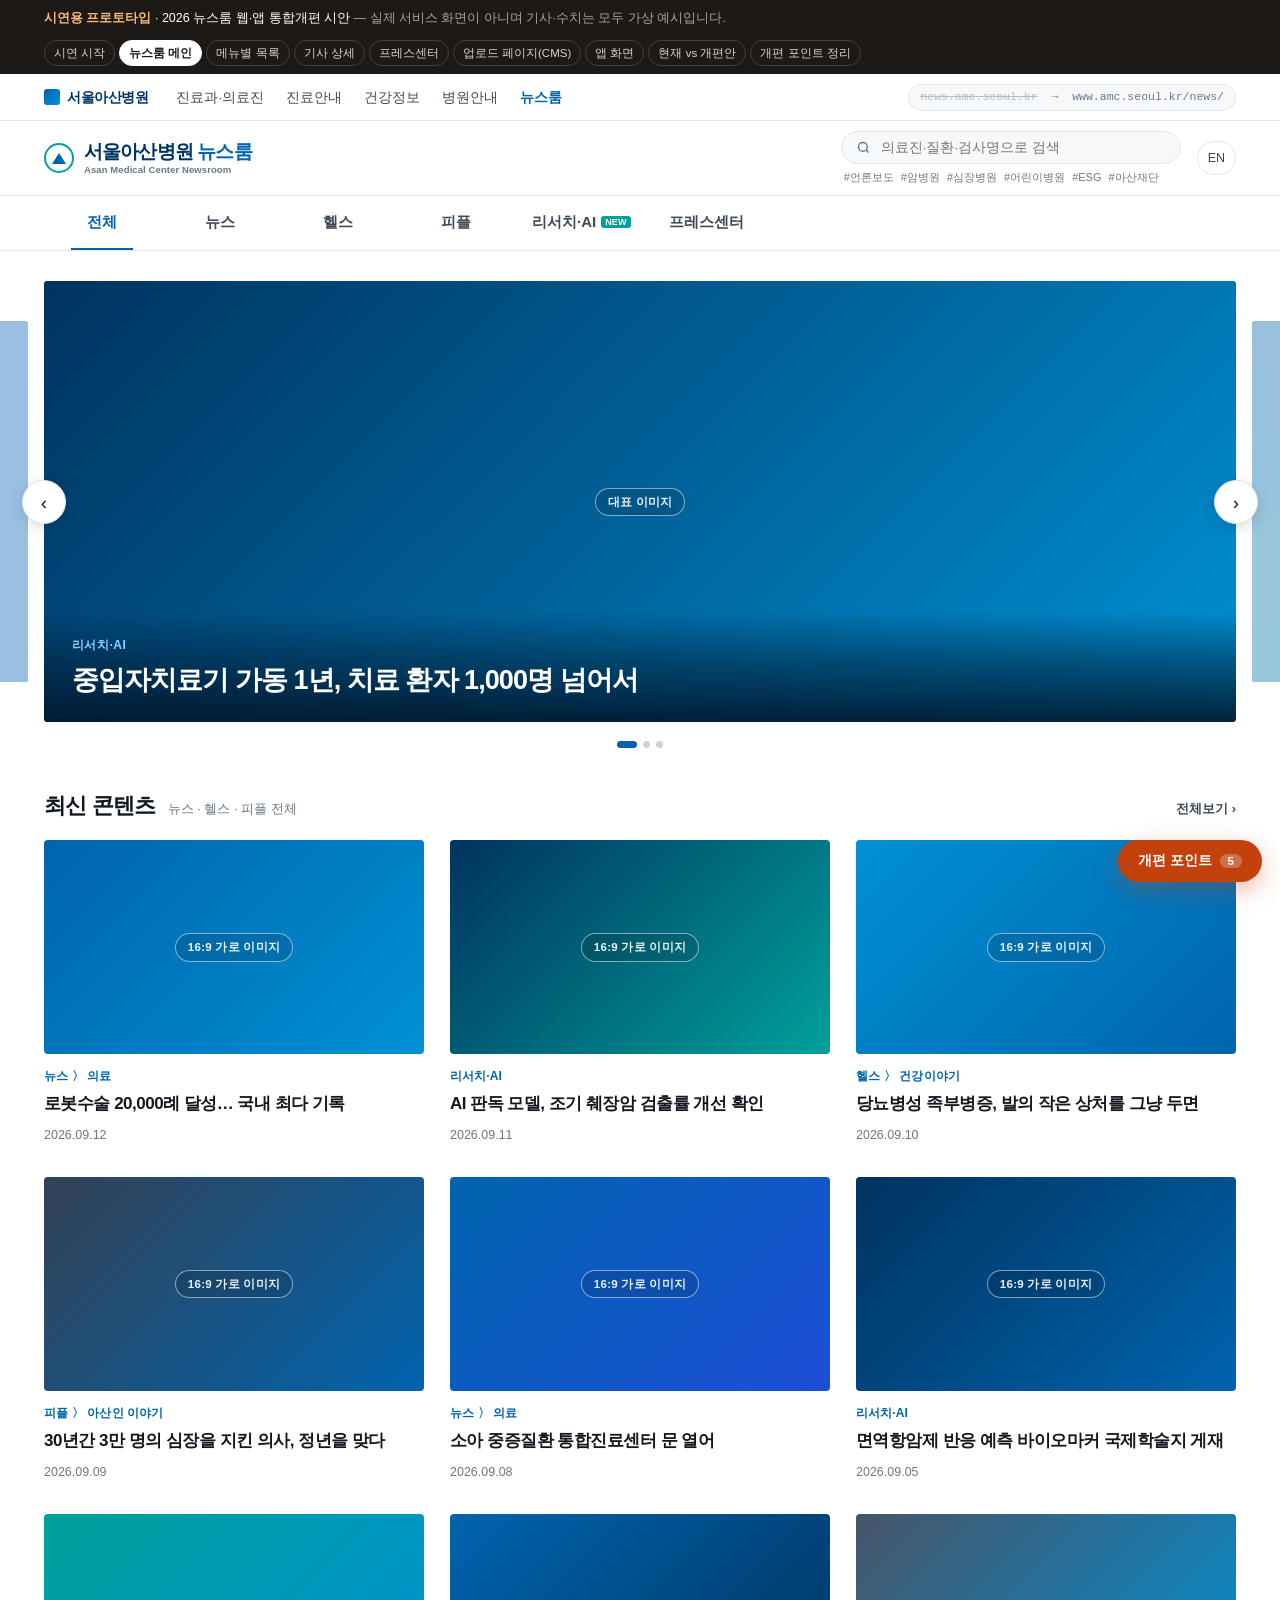
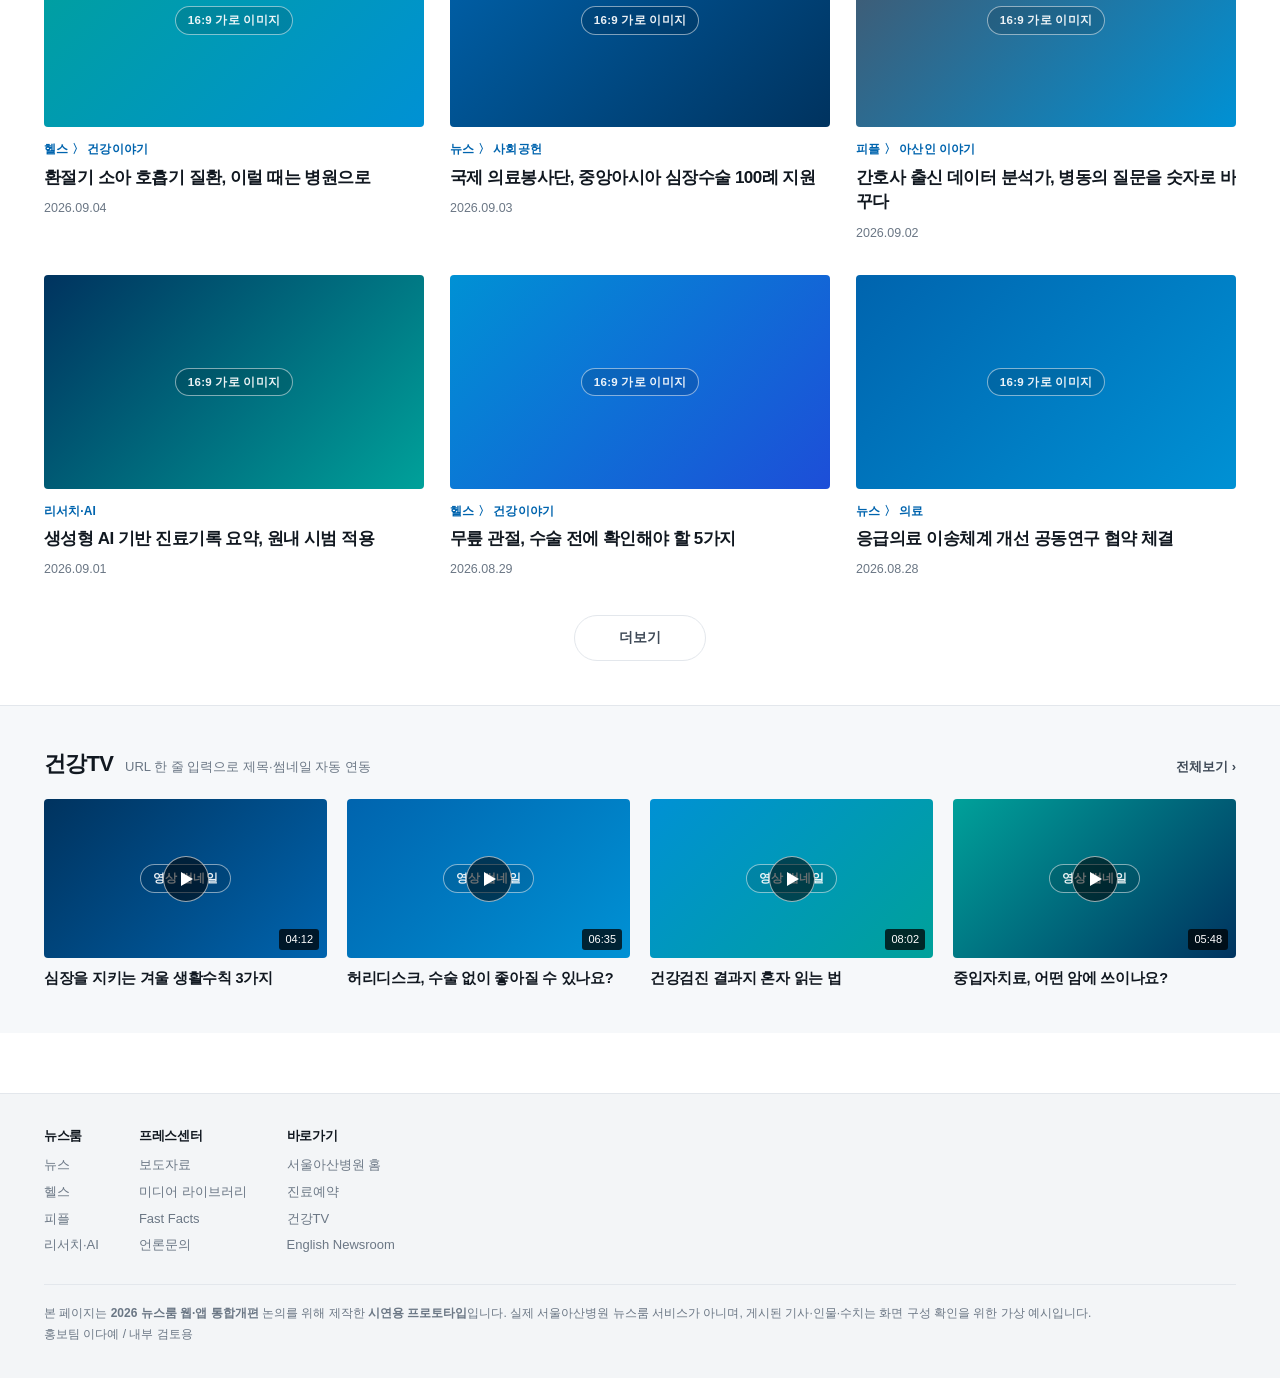
<file: index.html>
﻿<!DOCTYPE html>
<html lang="ko">
<head>
<meta charset="utf-8">
<meta name="viewport" content="width=device-width, initial-scale=1">
<title>서울아산병원 뉴스룸 (개편 시안) | 2026 웹·앱 통합개편 시연용</title>
<meta name="robots" content="noindex, nofollow">
<meta name="description" content="2026 뉴스룸 웹·앱 통합개편 논의를 위한 시연용 프로토타입입니다. 실제 서비스가 아닙니다.">
<link rel="stylesheet" href="assets/css/main.css?v=52">
</head>
<body>

<div id="site-top"></div>

<!-- ============ 히어로 (메인 롤링 · 크기 축소) ============ -->
<section class="hero">
  <div class="wrap">
    <div class="annot">
      <div class="annot-pin"><b>17</b> 상단 메뉴 · 목록 탭 중복 제거</div>
      <div class="annot-box">
        현재 뉴스룸은 상단 메뉴(뉴스·헬스·피플·프레스센터)와 목록 위 탭(전체·뉴스·헬스·피플)이 사실상 같은 분류를 두 번 보여줍니다. 개편안에서는 <b>뉴스룸 서브메뉴 한 줄</b>로 통합하고, 통합 홈페이지 GNB와도 중복되지 않도록 그 아래에 배치했습니다.<br>
        <b>2단 분류는 드롭다운으로 그대로 씁니다.</b> 메뉴에 올리면 지금 뉴스룸과 같이 하위 분류가 펼쳐지므로, 탭 줄을 하나 더 두지 않아도 의료·행사·건강이야기 같은 하위 목록으로 바로 갈 수 있습니다. 좁은 화면에서는 드롭다운 대신 메뉴 줄을 옆으로 밀어 봅니다.
        <span class="src">근거 · 8/24 팀장 회의 「메인 페이지 상단 중복 영역 통합」 / 9/14 회의 「뉴스룸 자체 서브 메뉴는 상단 중복 없이 하단에 배치」 / 9/30 홍보팀 피드백 「현재 뉴스룸의 메뉴 드롭다운을 시연 화면에도 반영」</span>
      </div>
    </div>
    <div class="annot">
      <div class="annot-pin"><b>3</b> ‘리서치·AI’ 카테고리 신설</div>
      <div class="annot-box">
        환자에게 바로 적용되지 않는 기초연구·논문 기반 보도자료를 별도 디렉토리로 분리해 메인 혼잡도를 낮추고, 연구 중심 브랜드 이미지를 강화합니다. 영문 뉴스룸에는 이미 Research 카테고리가 운영 중입니다.<br>
        위 메뉴 줄의 <b>피플과 프레스센터 사이</b>에 <b>리서치·AI</b>가 상위 메뉴로 붙어 있습니다(NEW 배지).
        헬스 아래 분류로 뒀더니 한 번 더 펼쳐야 닿아 신설한 표가 나지 않았습니다. <b>상위 메뉴로 올려 한눈에 보이게</b> 하고, 하위 분류는 두지 않습니다.<br>
        메인에 따로 두었던 <b>리서치·AI 전용 영역은 내렸습니다.</b> 「최신 콘텐츠」에 이미 같은 기사가 섞여 나와 화면이 길어지기만 했습니다.
        <span class="src">근거 · 8/24 팀장 회의 「기초연구 콘텐츠 별도 카테고리 분리」 / 9/14 회의 「리서치/AI 신규 디렉토리 상단 노출 검토」 / 9/30 홍보팀 피드백 「메인의 리서치·AI 영역 삭제」, 「하위 분류는 두지 않음」 / 10/13 홍보팀 피드백 「리서치·AI 를 피플과 프레스센터 사이 대메뉴로」</span>
      </div>
    </div>
    <div class="annot">
      <div class="annot-pin"><b>1</b> 메인 롤링 축소 · 본문 단에 맞춘 띠 배너</div>
      <div class="annot-box">
        통합 홈페이지의 상단 GNB가 화면을 차지하므로 롤링 배너 높이를 기존보다 낮춰 첫 화면에서 카드 콘텐츠가 바로 보이도록 했습니다. 3건만 순환합니다.<br>
        가로 폭은 <b>아래 최신 콘텐츠 카드 3장을 합한 길이</b>와 같습니다. 배너와 목록의 왼쪽·오른쪽 끝이 한 줄로 떨어져야 화면이 정돈돼 보입니다.
        <b>가로로 길고 세로로 짧은 띠 모양(2.7:1)</b>이라 사진 위아래가 잘리는데, 어느 쪽을 남길지는 <b>등록할 때 썸네일로 직접 잡습니다.</b>
        본문 단 바깥에 남는 여백에는 <b>앞뒤 기사가 걸쳐 보여</b> 눌러서 넘어갈 수 있습니다. 화살표·점·옆 기사 클릭 모두 동작합니다.
        옆으로 빠진 기사는 <b>조금 작게 줄여</b> 두어, 지금 보고 있는 대표 기사가 어느 것인지 크기로 구분됩니다.<br>
        <b>모바일에서는 옆으로 밀어</b> 다음 기사로 넘어갑니다(세로로 움직이면 페이지 스크롤에 양보). 띠 모양 그대로 내리면 폰에서는 높이가 120px밖에 안 되므로 <b>좁은 화면에서는 16:9</b>로 돌아갑니다.
        또 목록이 롤링과 비슷한 크기로 나열되면 무엇이 대표 기사인지 구분되지 않아, 모바일에서는 <b>목록을 작은 가로형 카드</b>로 내려 롤링과 크기 차이를 뒀습니다.
        <span class="src">근거 · 9/14 직원 의견 취합 회의 「메인 롤링 페이지 크기 축소 검토」 / 분석 리포트 「사진 비율·카드 규격을 디자인 시스템으로 표준화」 / 9/16 홍보팀 검토 「모바일은 옆으로 밀어 넘기고 목록은 크기로 구분」 / 10/13 홍보팀 피드백 「타사(삼성 뉴스룸)처럼 가로로 길고 세로로 짧게, 썸네일은 우리가 조정」, 「롤링 가로 길이를 최신 콘텐츠 3개를 합한 길이와 같게」, 「옆으로 빠진 기사는 작게, 가운데로 오면 커지게」</span>
      </div>
    </div>
  </div>

  <div class="hero-stage" data-annot data-dots="#hero-dots">
    <div class="hero-track" id="hero-slides"></div>
    <button class="hero-arw prev js-prev" aria-label="이전 기사">‹</button>
    <button class="hero-arw next js-next" aria-label="다음 기사">›</button>
  </div>

  <div class="wrap">
    <div class="hero-dots" id="hero-dots"></div>
  </div>
</section>

<!-- ============ 최신 콘텐츠 카드 그리드 ============ -->
<section class="sec" id="news">
  <div class="wrap">
    <div class="annot">
      <div class="annot-pin"><b>2</b> 카드형 목록 (삼성전자 뉴스룸 방식)</div>
      <div class="annot-box">
        가로 이미지 + 카테고리 + 제목만 노출하고 본문 미리보기 텍스트는 제거했습니다. 사진은 16:9로 자동 정렬되며, 제목은 최대 2줄로 고정해 카드 높이를 맞춥니다. 세로 사진이 잘리는 문제를 피하기 위해 가로 사진을 기준으로 통일합니다.
        <span class="src">근거 · 8/24 팀장 회의 「썸네일과 제목만 표시, 본문 미리보기 제거 → 삼성전자 뉴스룸 방식 참고」 / 9/14 회의 「사진 사이즈 가로 기준 자동 정렬」</span>
      </div>
    </div>

    <div class="sec-head">
      <h2>최신 콘텐츠</h2>
      <span class="desc">뉴스 · 헬스 · 피플 전체</span>
      <a class="more" href="#" onclick="return AMC.toast('카테고리별 목록으로 이동합니다 (시연)')">전체보기 ›</a>
    </div>

    <div class="cards" id="card-grid" data-annot></div>
    <button class="loadmore" onclick="AMC.toast('다음 12건을 불러옵니다 (시연)')">더보기</button>
  </div>
</section>

<!-- ============ 건강TV ============ -->
<section class="sec tvsec">
  <div class="wrap">
    <div class="annot">
      <div class="annot-pin"><b>4</b> 건강TV URL 자동 연동</div>
      <div class="annot-box">
        영상은 우측 배너가 아니라 메인 하단에 기본 영역으로 배치합니다. 등록 담당자는 건강TV URL 한 줄만 입력하면 제목·썸네일·재생시간이 자동으로 채워집니다.
        <span class="src">근거 · 9/14 회의 「건강TV URL 링크 자동 연동」, 「영상은 메인 하단 디폴트 표시」</span>
      </div>
    </div>
    <div class="sec-head">
      <h2>건강TV</h2>
      <span class="desc">URL 한 줄 입력으로 제목·썸네일 자동 연동</span>
      <a class="more" href="#" onclick="return AMC.toast('건강TV 전체 영상 (시연)')">전체보기 ›</a>
    </div>
    <div class="tv-grid" id="tv-grid" data-annot></div>
  </div>
</section>

<div id="site-footer"></div>

<script src="assets/js/data.js?v=52"></script>
<script src="assets/js/site.js?v=52"></script>
<script>
AMC.layout({ active: 'all' });

var D = window.AMC_DATA;

/* 히어로 */
document.getElementById('hero-slides').innerHTML = D.hero.map(function (h) {
  return '<div class="hero-slide">' +
    AMC.ph(h.c1, h.c2, h.tag, '', h.img) +
    '<div class="hero-cap"><div class="cat">' + AMC.crumb(h.cat, h.sub) + '</div><h2>' + h.title + '</h2></div>' +
    '</div>';
}).join('');
document.getElementById('hero-dots').innerHTML =
  D.hero.map(function (_, i) { return '<i' + (i === 0 ? ' class="on"' : '') + '></i>'; }).join('');

/* 카드 */
function cardHTML(c) {
  return '<a class="card" href="article.html">' +
    '<div class="thumb">' + AMC.ph(c.c1, c.c2, '16:9 가로 이미지', '', c.img) + '</div>' +
    '<div class="cat">' + AMC.crumb(c.cat, c.sub) + '</div>' +
    '<h3>' + c.title + '</h3>' +
    '<div class="date">' + c.date + '</div></a>';
}
/* 리서치·AI 전용 영역을 내렸으므로 12건을 모두 보여준다.
   9건만 두면 그 영역에만 있던 기사가 메인에서 사라진다. */
document.getElementById('card-grid').innerHTML = D.cards.map(cardHTML).join('');

/* 건강TV */
document.getElementById('tv-grid').innerHTML = D.tv.map(function (t) {
  return '<a class="tv-card" href="#" onclick="return AMC.toast(\'건강TV 영상 재생 (시연)\')">' +
    '<div class="thumb">' + AMC.ph(t.c1, t.c2, '영상 썸네일', '', t.img) +
    '<div class="play"><i></i></div><div class="dur">' + t.dur + '</div></div>' +
    '<h4>' + t.title + '</h4></a>';
}).join('');
</script>
</body>
</html>
</file>
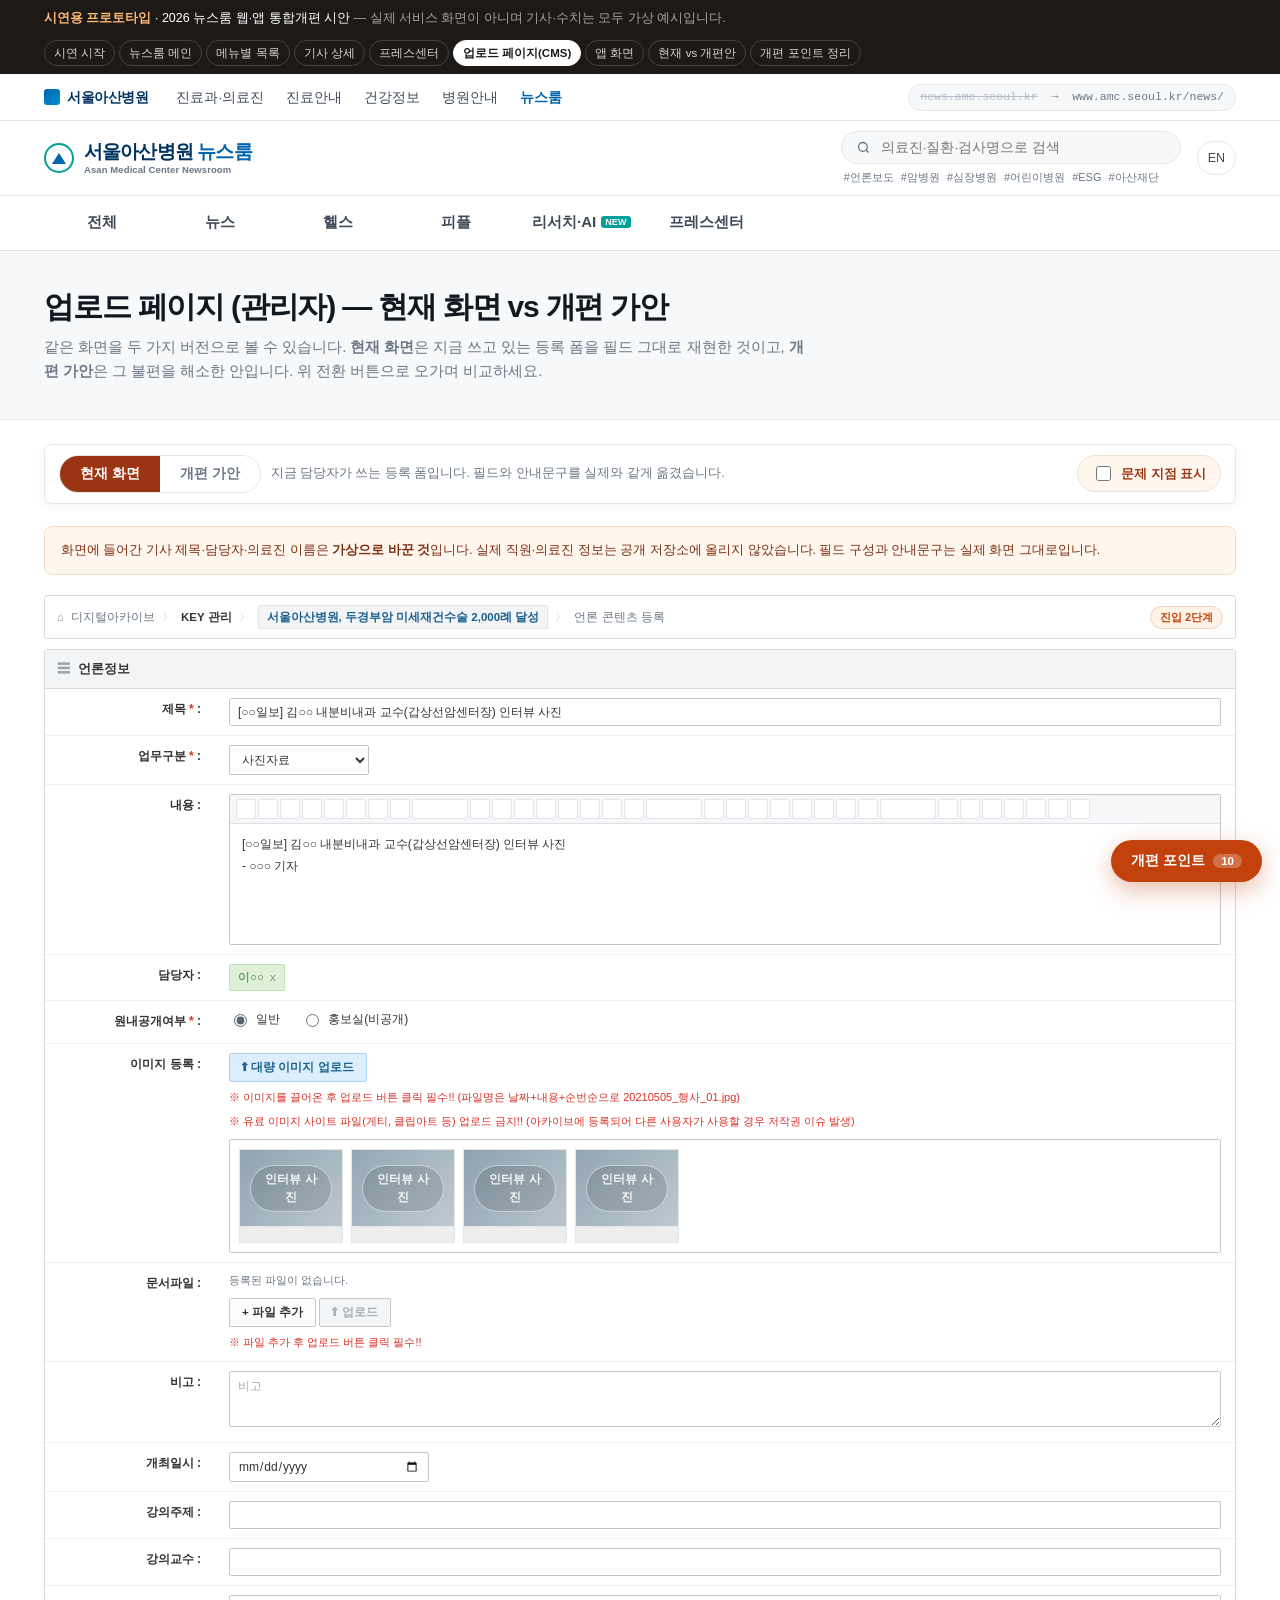
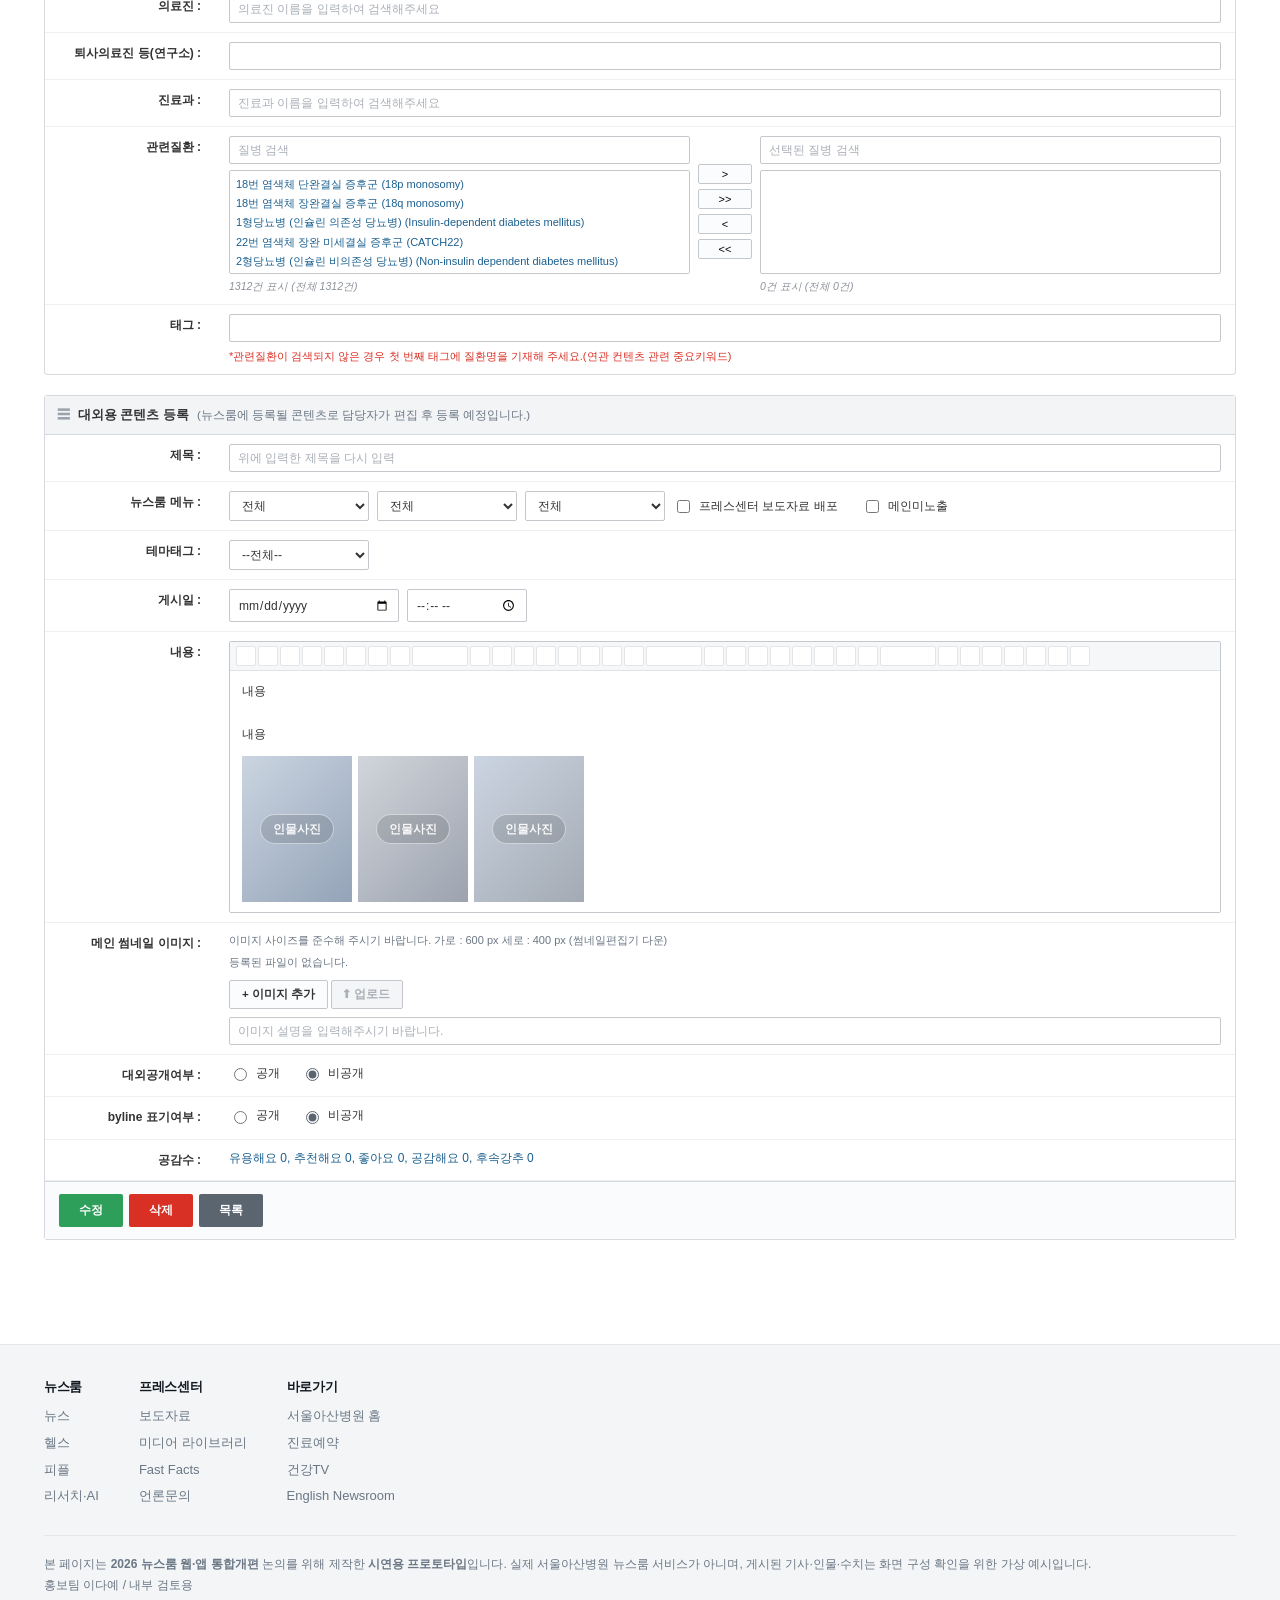
<file: admin.html>
﻿<!DOCTYPE html>
<html lang="ko">
<head>
<meta charset="utf-8">
<meta name="viewport" content="width=device-width, initial-scale=1">
<title>업로드 페이지 가안 | 서울아산병원 뉴스룸 시연용</title>
<meta name="robots" content="noindex, nofollow">
<link rel="stylesheet" href="assets/css/main.css?v=52">
<style>
  /* ===== 모드 전환 바 ===== */
  .modebar{background:#fff;border:1px solid var(--line);
    border-radius:8px;padding:10px 14px;display:flex;gap:10px;align-items:center;flex-wrap:wrap;
    box-shadow:0 2px 10px rgba(17,24,32,.05);margin-bottom:22px}
  .modebar .seg{display:flex;border:1px solid var(--line);border-radius:999px;overflow:hidden}
  .modebar .seg button{border:0;background:#fff;padding:9px 20px;font-size:13.5px;font-weight:700;color:var(--ink-3)}
  .modebar .seg button.on{background:var(--amc-navy);color:#fff}
  .modebar .seg button.on.now{background:#9a3412}
  .modebar .hint{font-size:12.5px;color:var(--ink-3);line-height:1.5}
  .modebar .probck{margin-left:auto;display:flex;gap:7px;align-items:center;font-size:12.5px;
    font-weight:700;color:#9a3412;border:1px solid #f0e0d2;background:#fff7ed;border-radius:999px;padding:7px 14px}
  .modebar .probck input{accent-color:#c2410c;width:15px;height:15px}
  @media (max-width:700px){.modebar .probck{margin-left:0}}

  /* ===== 문제 표시 ===== */
  .prob{display:none}
  body.prob-on .prob{display:block}
  .prob-tag{background:#fff3e8;border-left:3px solid #c2410c;color:#7c2d12;
    font-size:11.5px;line-height:1.6;padding:7px 11px;margin-top:7px;border-radius:0 4px 4px 0}
  .prob-tag b{color:#c2410c}
  body.prob-on .legacy [data-prob]{outline:2px dashed rgba(194,65,12,.55);outline-offset:3px;background:#fffaf6}

  /* ===== 레거시(현재) 폼 재현 ===== */
  .legacy{font-size:12px;color:#333;border:1px solid #d6d9dd;border-radius:3px;background:#fff;margin-bottom:20px}
  .legacy .sect{background:#f3f4f6;border-bottom:1px solid #d6d9dd;padding:9px 12px;
    font-weight:700;font-size:12.5px;color:#333;display:flex;align-items:center;gap:8px;flex-wrap:wrap}
  .legacy .sect .grip{color:#9aa2ab}
  .legacy .sect .memo{font-weight:500;color:#6b7785;font-size:11.5px}
  .legacy .row{display:grid;grid-template-columns:170px 1fr;border-bottom:1px solid #edeff2;align-items:start}
  .legacy .row:last-child{border-bottom:0}
  @media (max-width:700px){.legacy .row{grid-template-columns:1fr}}
  .legacy .lb{padding:11px 14px;text-align:right;font-weight:700;font-size:12px;color:#333;line-height:1.5}
  @media (max-width:700px){.legacy .lb{text-align:left;padding-bottom:0}}
  .legacy .lb .req{color:#d93025}
  .legacy .fd{padding:9px 14px}
  .legacy input[type=text],.legacy input[type=date],.legacy input[type=time],
  .legacy textarea,.legacy select{
    border:1px solid #c4c8cd;border-radius:2px;padding:6px 8px;font-size:12px;
    font-family:inherit;color:#333;background:#fff;width:100%;outline:none}
  .legacy input::placeholder,.legacy textarea::placeholder{color:#aab0b7}
  .legacy select{width:auto;min-width:140px}
  .legacy textarea{min-height:56px;resize:vertical}
  .legacy .radio{display:inline-flex;gap:6px;align-items:center;margin-right:18px;font-size:12px}
  .legacy .radio input,.legacy .ckbox input{accent-color:#5a6570}
  .legacy .ckbox{display:inline-flex;gap:6px;align-items:center;margin-right:16px;font-size:12px}
  .legacy .chip{display:inline-flex;gap:6px;align-items:center;background:#dff0d8;border:1px solid #c1e2b3;
    color:#3c763d;border-radius:2px;padding:3px 8px;font-size:11.5px}
  .legacy .chip s{color:#7aa06f;text-decoration:none;cursor:pointer}
  .legacy .btn-sq{border:1px solid #c4c8cd;background:#fbfcfd;border-radius:2px;padding:6px 12px;
    font-size:11.5px;color:#333;font-weight:600}
  .legacy .btn-sq.blue{background:#dceefb;border-color:#a9d4f2;color:#1a5f8f}
  .legacy .btn-sq[disabled]{color:#aab0b7;background:#f4f5f6}
  .legacy .warn{color:#d93025;font-size:11px;line-height:1.7;margin-top:6px}
  .legacy .note{color:#6b7785;font-size:11px;margin-top:5px;line-height:1.6}
  .legacy .redguide{color:#d93025;font-size:11px;margin-top:6px}

  .ed{border:1px solid #c4c8cd;border-radius:2px}
  .ed .tb{background:#f6f7f8;border-bottom:1px solid #dfe2e6;padding:4px 6px;display:flex;flex-wrap:wrap;gap:2px}
  .ed .tb i{display:block;width:20px;height:20px;border-radius:2px;background:#fff;border:1px solid #e3e6e9}
  .ed .tb .w{width:56px}
  .ed .bd{padding:10px 12px;min-height:120px;font-size:12px;line-height:1.8;color:#333;background:#fff}

  .imgs{border:1px solid #c4c8cd;border-radius:2px;padding:9px;display:flex;gap:8px;flex-wrap:wrap;background:#fff;margin-top:8px}
  .imgbox{width:104px}
  .imgbox .th{position:relative;border:1px solid #e3e6e9}
  .imgbox .th .ph{aspect-ratio:4/3;font-size:9.5px}
  .imgbox .th .x{position:absolute;right:3px;top:3px;background:rgba(0,0,0,.45);color:#fff;
    width:14px;height:14px;border-radius:2px;display:grid;place-items:center;font-size:9px}
  .imgbox .cap{height:16px;background:#eceef0;border:1px solid #e3e6e9;border-top:0}

  .dual{display:grid;grid-template-columns:1fr 54px 1fr;gap:8px;align-items:start}
  @media (max-width:700px){.dual{grid-template-columns:1fr}}
  .dual .lst{border:1px solid #c4c8cd;border-radius:2px;height:104px;overflow:auto;background:#fff;padding:4px 6px}
  .dual .lst div{font-size:11px;line-height:1.75;color:#1a5f8f;white-space:nowrap;overflow:hidden;text-overflow:ellipsis}
  .dual .cnt{font-size:10.5px;color:#8b9199;font-style:italic;margin-top:4px}
  .dual .mid{display:grid;gap:5px;align-content:center;padding-top:28px}
  .dual .mid button{border:1px solid #c4c8cd;background:#fbfcfd;border-radius:2px;font-size:11px;padding:3px 0}

  .legacy .foot{display:flex;gap:6px;padding:12px 14px;border-top:1px solid #d6d9dd;background:#fafbfc}
  .legacy .foot button{border:0;border-radius:2px;padding:8px 20px;font-size:12px;font-weight:700;color:#fff}
  .legacy .foot .edit{background:#2e9e5b}
  .legacy .foot .del{background:#d93025}
  .legacy .foot .list{background:#5a6570}

  /* ==================================================================
     개편 가안 — 현재 폼(.legacy)의 골격을 그대로 쓴다.
     라벨 위치·글자 크기·테두리·버튼 모양은 현재 화면과 동일하게 두고,
     달라진 자리만 「바뀐 곳 표시」를 켰을 때 파란색으로 드러나게 한다.
     근거 · 8/24 팀장 회의 「전체 아카이브 구조 개편은 이번 범위에 포함되지 않는다고 전달받음」
            → 화면도 전면 재개발이 아니라 쓰던 폼 그대로로 보여야 범위가 맞게 읽힌다.
     ================================================================== */

  /* ===== 바뀐 곳 표시 (현재 화면의 「문제 지점 표시」와 짝) ===== */
  .newmark{display:none}
  body.diff-on .newmark{display:block}
  .new-tag{background:#eef5fb;border-left:3px solid #1a5f8f;color:#123f5e;
    font-size:11.5px;line-height:1.6;padding:7px 11px;margin-top:7px;border-radius:0 4px 4px 0}
  .new-tag b{color:#0064ae}
  .new-tag s{color:#6b7785}
  body.diff-on .legacy [data-new]{outline:2px dashed rgba(0,100,174,.5);outline-offset:3px;background:#fafcff}
  .bnew{display:none;font-size:9.5px;font-weight:800;color:#fff;background:#1a5f8f;
    border-radius:2px;padding:1px 5px;margin-left:6px;letter-spacing:.02em}
  body.diff-on .bnew{display:inline-block}
  .modebar .diffck{margin-left:auto;display:flex;gap:7px;align-items:center;font-size:12.5px;
    font-weight:700;color:#1a5f8f;border:1px solid #a9d4f2;background:#f4faff;border-radius:999px;padding:7px 14px}
  .modebar .diffck input{accent-color:#0064ae;width:15px;height:15px}
  @media (max-width:700px){.modebar .diffck{margin-left:0}}

  /* ===== 편집기 — 현재 화면의 .ed 와 같은 틀, 기능만 살아있다 ===== */
  .legacy .toolbar{display:flex;gap:3px;flex-wrap:wrap;align-items:center;background:#f6f7f8;
    border:1px solid #c4c8cd;border-bottom:1px solid #dfe2e6;border-radius:2px 2px 0 0;padding:4px 6px}
  .legacy .toolbar button{border:1px solid #e3e6e9;background:#fff;border-radius:2px;
    padding:3px 7px;font-size:11.5px;color:#333;font-weight:600;line-height:1.5}
  .legacy .toolbar button:hover{border-color:#a9d4f2;color:#1a5f8f}
  .legacy .toolbar select{width:auto;min-width:68px;border:1px solid #c4c8cd;border-radius:2px;
    padding:3px 5px;font-size:11.5px;font-family:inherit;color:#333;background:#fff;font-weight:600;outline:none}
  .legacy .toolbar .sep{width:1px;height:15px;background:#dfe2e6;margin-inline:3px}
  .legacy .swatches{display:flex;gap:3px;align-items:center;margin-left:auto}
  .legacy .swatches i{width:15px;height:15px;border-radius:2px;display:block;
    border:1px solid rgba(0,0,0,.15);cursor:pointer}
  .legacy .swatches .lbl{font-size:10.5px;color:#6b7785;font-weight:700;margin-right:2px}

  .legacy .rte{border:1px solid #c4c8cd;border-top:0;border-radius:0 0 2px 2px;padding:10px 12px;
    min-height:150px;font-size:12px;line-height:1.85;color:#333;background:#fff;outline:none}
  .legacy .rte p{margin:0 0 11px}
  .legacy .rte h3{font-size:14px;font-weight:800;color:var(--amc-mint);text-align:center;
    margin:0 0 9px;letter-spacing:-.02em;line-height:1.5}
  .legacy .rte h4{font-size:13px;font-weight:800;color:#111820;text-align:center;margin:0 0 8px;line-height:1.5}
  .legacy .rte h5{font-size:12px;font-weight:700;color:var(--amc-blue);text-align:center;margin:0 0 13px;line-height:1.55}
  .legacy .rte blockquote{margin:11px 0;padding:9px 12px;background:#f2f6fa;border-left:3px solid var(--amc-blue)}
  .legacy .rte:empty::before{content:attr(data-ph);color:#aab0b7}
  .legacy .filled{border-color:#2e9e5b;background:#f4fbf7;animation:flash .7s ease}
  @keyframes flash{0%{background:#d7f5ee}100%{background:#f4fbf7}}

  /* ===== 파일 등록 — 현재의 업로드 버튼 자리를 그대로 쓴다 ===== */
  .dropzone{border:1px dashed #a9d4f2;border-radius:2px;background:#f4faff;padding:14px;text-align:center}
  .dropzone.hot{border-color:#1a5f8f;background:#e7f2fb}
  .dropzone .big{font-size:12.5px;font-weight:700;color:#1a5f8f}
  .dropzone .sm{font-size:11px;color:#6b7785;margin-top:5px;line-height:1.7}
  .dropzone code{background:#fff;border:1px solid #d6d9dd;border-radius:2px;padding:0 4px;font-size:10.5px}

  .legacy .shots{border:1px solid #c4c8cd;border-radius:2px;padding:9px;display:flex;
    gap:8px;flex-wrap:wrap;background:#fff;margin-top:8px}
  .legacy .shot{width:104px;position:relative;border:2px solid transparent;
    overflow:hidden;cursor:pointer;flex:none}
  .legacy .shot .ph{aspect-ratio:4/3;font-size:9.5px}
  .legacy .shot.on{border-color:#1a5f8f}
  .legacy .shot .mark{position:absolute;left:3px;top:3px;background:#1a5f8f;color:#fff;
    font-size:9px;font-weight:800;padding:1px 5px;border-radius:2px;display:none}
  .legacy .shot.on .mark{display:block}
  .legacy .shot .fn{position:absolute;inset:auto 0 0 0;background:rgba(0,0,0,.62);color:#fff;
    font-size:8.5px;padding:2px 3px;text-align:center;letter-spacing:-.02em}

  /* ===== 버튼식 선택 — 현재의 .btn-sq 와 같은 모양 ===== */
  .legacy .pills{display:flex;gap:5px;flex-wrap:wrap}
  .legacy .pill{border:1px solid #c4c8cd;background:#fbfcfd;border-radius:2px;padding:5px 11px;
    font-size:11.5px;font-weight:600;color:#333}
  .legacy .pill.on{background:#dceefb;border-color:#a9d4f2;color:#1a5f8f}

  /* ===== 체크 목록 — 현재의 .ckbox 와 같은 크기 ===== */
  .legacy .expose{display:grid;gap:3px}
  .legacy .ck{display:flex;gap:8px;align-items:flex-start;padding:3px 0}
  .legacy .ck input{margin-top:2px;accent-color:#5a6570;width:14px;height:14px;flex:none}
  .legacy .ck .t{display:block;font-size:12px;font-weight:600;color:#333}
  .legacy .ck .d{display:block;font-size:11px;color:#6b7785;margin-top:1px;line-height:1.55}

  /* ===== 태그 ===== */
  .legacy .aitags{display:flex;gap:5px;flex-wrap:wrap;margin-top:9px;min-height:26px}
  .legacy .aitag{font-size:11.5px;padding:3px 8px;border-radius:2px;background:#eef5fb;
    color:#1a5f8f;border:1px solid #cfe4f6;font-weight:600;animation:pop .25s ease both}
  .legacy .aitag .x{color:#8b9199;margin-left:5px;cursor:pointer}
  @keyframes pop{from{opacity:0;transform:translateY(4px)}to{opacity:1;transform:none}}
  .legacy .aitag.g2{background:#effaf7;border-color:#c5eae3;color:#0f5f58}
  .legacy .aitag.g3{background:#fef7ed;border-color:#f3dcc0;color:#8a4b16}
  .legacy .aitag.g4{background:#f5f3ff;border-color:#ddd6fe;color:#5b21b6}

  .removed-row{border:1px dashed #e5c9b8;background:#fffaf6;border-radius:2px;padding:8px 11px;
    font-size:11.5px;color:#9a3412;line-height:1.7}
  .removed-row s{color:#c2410c;font-weight:700}

  /* ===== 푸시 발송 — 되돌릴 수 없는 동작이라 따로 빼고 붉게 표시한다 ===== */
  .pushbox{border:1px solid #f0b8a4;background:#fff6f2;border-radius:2px;padding:11px 13px}
  .pushbox.armed{border-color:#d93025;background:#fdecea}
  .pushbox .ph-h{display:flex;gap:8px;align-items:flex-start}
  .pushbox .ph-h input{margin-top:2px;accent-color:#d93025;width:15px;height:15px;flex:none}
  .pushbox .ph-t{font-size:12.5px;font-weight:800;color:#b3261e}
  .pushbox .ph-d{font-size:11px;color:#9a3412;margin-top:3px;line-height:1.6}
  .pushbox .ph-w{display:flex;gap:7px;align-items:flex-start;margin-top:9px;padding-top:9px;
    border-top:1px dashed #f0cabb;font-size:10.5px;color:#9a3412;line-height:1.65}
  .pushbox .ph-w b{color:#b3261e}
  .pushbox .ph-st{display:none;margin-top:9px;padding:8px 10px;border-radius:2px;
    background:#fdecea;border:1px solid #f0b8a4;font-size:11.5px;color:#b3261e;
    align-items:center;gap:8px;flex-wrap:wrap}
  .pushbox.armed .ph-st{display:flex}
  .pushbox .ph-st b{font-weight:800}
  .pushbox .ph-st button{margin-left:auto;border:1px solid #c4c8cd;background:#fff;
    border-radius:2px;font-size:10.5px;padding:2px 9px;color:#333;font-weight:600}

  /* 발송 전 한 번 더 묻는 확인창 */
  .pushscrim{position:fixed;inset:0;background:rgba(10,18,28,.5);z-index:100;
    opacity:0;pointer-events:none;transition:.18s}
  .pushscrim.on{opacity:1;pointer-events:auto}
  .pushdlg{position:fixed;left:50%;top:50%;z-index:101;width:min(430px,92vw);
    background:#fff;border-radius:6px;box-shadow:0 24px 60px rgba(10,18,28,.32);
    opacity:0;pointer-events:none;transform:translate(-50%,-46%);transition:.18s}
  .pushdlg.on{opacity:1;pointer-events:auto;transform:translate(-50%,-50%)}
  .pushdlg .pd-h{display:flex;gap:9px;align-items:center;background:#d93025;color:#fff;
    padding:13px 17px;border-radius:6px 6px 0 0;font-size:14px;font-weight:800}
  .pushdlg .pd-b{padding:17px}
  .pushdlg .pd-q{font-size:14.5px;font-weight:800;color:#111820;line-height:1.55}
  .pushdlg .pd-s{font-size:12px;color:#6b7785;line-height:1.7;margin-top:8px}
  .pushdlg .pd-prev{border:1px solid #e3e6e9;border-radius:4px;background:#f6f7f8;
    padding:10px 12px;margin-top:13px}
  .pushdlg .pd-prev .ap{font-size:10.5px;font-weight:800;color:#6b7785}
  .pushdlg .pd-prev .tt{font-size:12.5px;font-weight:700;color:#111820;margin-top:4px;line-height:1.45}
  .pushdlg .pd-n{font-size:11.5px;color:#b3261e;background:#fdecea;border:1px solid #f0b8a4;
    border-radius:4px;padding:9px 11px;margin-top:13px;line-height:1.65}
  .pushdlg .pd-f{display:flex;gap:7px;justify-content:flex-end;padding:0 17px 17px;flex-wrap:wrap}
  .pushdlg .pd-f button{border:1px solid #c4c8cd;background:#fbfcfd;border-radius:2px;
    padding:8px 16px;font-size:12.5px;font-weight:700;color:#333}
  .pushdlg .pd-f .go{background:#d93025;border-color:#b3261e;color:#fff}
  .pushdlg .pd-f .go:hover{background:#b3261e}

  /* ===== 진입 경로 — 실제 CMS의 브레드크럼을 그대로 옮긴 띠 ===== */
  .crumb{border:1px solid #d6d9dd;border-radius:3px;background:#fff;margin-bottom:10px;
    padding:9px 12px;font-size:11.5px;color:#6b7785;display:flex;gap:7px;align-items:center;flex-wrap:wrap}
  .crumb .home{color:#8b9199}
  .crumb i{font-style:normal;color:#c4c8cd}
  .crumb b{color:#333;font-weight:700}
  .crumb .keyname{background:#f3f4f6;border:1px solid #e3e6e9;border-radius:2px;padding:2px 8px;color:#1a5f8f;font-weight:600}
  .crumb .step{margin-left:auto;font-size:10.5px;font-weight:700;border-radius:999px;padding:2px 9px}
  .crumb .step.b{background:#fff3e8;color:#c2410c;border:1px solid #f0d3bd}
  .crumb .step.g{background:#dceefb;color:#1a5f8f;border:1px solid #a9d4f2}
  body.prob-on .crumb[data-prob]{outline:2px dashed rgba(194,65,12,.55);outline-offset:3px;background:#fffaf6}
  body.diff-on .crumb[data-new]{outline:2px dashed rgba(0,100,174,.5);outline-offset:3px;background:#fafcff}

  /* ===== 연관 콘텐츠 지정 — 기사 상세의 배지(직접지정 / 태그)를 여기서 정한다 ===== */
  .relq{display:flex;gap:6px;flex-wrap:wrap;align-items:center}
  .relq input{flex:1 1 280px}
  .legacy .relbox{border:1px solid #c4c8cd;border-radius:2px;background:#fff;margin-top:8px}
  .legacy .relbox .none{padding:10px 12px;font-size:11.5px;color:#8b9199}
  .legacy .relrow{display:flex;gap:8px;align-items:center;padding:7px 10px;border-bottom:1px solid #edeff2}
  .legacy .relrow:last-child{border-bottom:0}
  .legacy .relrow .k{flex:none;font-size:9.5px;font-weight:800;border-radius:2px;padding:2px 6px;
    background:#dceefb;color:#1a5f8f;border:1px solid #a9d4f2;white-space:nowrap}
  .legacy .relrow .k.man{background:#fff3e8;color:#c2410c;border-color:#f0d3bd}
  .legacy .relrow .bd{flex:1;min-width:0}
  .legacy .relrow .tt{font-size:11.5px;color:#1a5f8f;font-weight:600;
    white-space:nowrap;overflow:hidden;text-overflow:ellipsis}
  .legacy .relrow .ct{font-size:10px;color:#8b9199;margin-top:2px;
    white-space:nowrap;overflow:hidden;text-overflow:ellipsis}
  .legacy .relrow .ops{display:flex;gap:3px;flex:none}
  .legacy .relrow .ops button{border:1px solid #c4c8cd;background:#fbfcfd;border-radius:2px;
    font-size:10.5px;line-height:1.7;padding:0 6px;color:#333}
  .legacy .relrow .ops button:hover{border-color:#a9d4f2;color:#1a5f8f}
  .relpick{display:flex;gap:5px;flex-wrap:wrap;align-items:center;margin-top:8px}
  .relpick .cap{font-size:10.5px;color:#8b9199;font-weight:700;margin-right:2px}

  /* ===== 끌고오기 — 유일하게 새로 생긴 물건이라 두 폼 사이에 띠로 둔다 ===== */
  .pullzone{border:1px solid #a9d4f2;background:#f4faff;border-radius:2px;
    padding:15px 16px;margin-bottom:20px;text-align:center}
  .pullzone .arrow{font-size:16px;color:#1a5f8f;line-height:1}
  .pullzone h4{font-size:13.5px;margin-top:5px;letter-spacing:-.02em;color:#123f5e}
  .pullzone p{font-size:11.5px;color:#6b7785;line-height:1.7;margin-top:6px;max-width:620px;margin-inline:auto}
  .pullbtn{margin-top:11px;display:inline-flex;align-items:center;gap:7px;background:#1a5f8f;
    border:1px solid #14507a;color:#fff;border-radius:2px;padding:9px 22px;font-size:13px;font-weight:700}
  .pullbtn:hover{background:#123f5e}
  .pullbtn.done{background:#2e9e5b;border-color:#23824a}
  .pullopts{display:flex;gap:14px;justify-content:center;flex-wrap:wrap;margin-top:10px}
  .pullopts label{display:inline-flex;gap:6px;align-items:center;font-size:11.5px;color:#333;font-weight:600}
  .pullopts input{accent-color:#1a5f8f;width:14px;height:14px}

  /* ===== 썸네일 ===== */
  .thumbpick{display:flex;gap:11px;align-items:flex-start;flex-wrap:wrap;
    border:1px solid #c4c8cd;border-radius:2px;padding:9px;background:#fff}
  .thumbpick .tp{width:140px;flex:none}
  .thumbpick .tp .ph{aspect-ratio:3/2;font-size:10px}
  .thumbpick .tx{flex:1 1 200px;font-size:11.5px;color:#6b7785;line-height:1.7}
  .thumbpick .tx b{color:#333}

  .cropper{border:1px solid #a9d4f2;background:#f4faff;border-radius:2px;padding:13px;margin-top:9px}
  .cp-h{font-size:12.5px;font-weight:800;color:#123f5e;margin-bottom:11px}
  .cp-h span{font-weight:500;color:#6b7785;font-size:11px;margin-left:7px}
  .cp-body{display:grid;grid-template-columns:1fr 210px;gap:14px;align-items:start}
  @media (max-width:820px){.cp-body{grid-template-columns:1fr}}
  .cp-src{position:relative;aspect-ratio:4/3;border-radius:2px;overflow:hidden;
    background:linear-gradient(135deg,var(--c1,#00335f),var(--c2,#0091d4))}
  .cp-subject{position:absolute;left:72%;top:40%;transform:translate(-50%,-50%);
    width:22%;aspect-ratio:1;border-radius:50%;background:rgba(255,255,255,.92);
    display:grid;place-items:center;font-size:10.5px;font-weight:800;color:var(--amc-navy);
    box-shadow:0 2px 12px rgba(0,0,0,.3)}
  .cp-frame{position:absolute;border:2px solid #fff;border-radius:1px;
    box-shadow:0 0 0 9999px rgba(0,22,44,.5);transition:.18s ease;pointer-events:none}
  .cp-frame::after{content:"600 × 400";position:absolute;left:5px;top:4px;
    font-size:9.5px;font-weight:800;color:#fff;text-shadow:0 1px 3px rgba(0,0,0,.6)}
  .cp-grid{position:absolute;inset:0;display:grid;grid-template-columns:repeat(3,1fr);grid-template-rows:repeat(3,1fr)}
  .cp-grid button{border:0;background:transparent;transition:.12s}
  .cp-grid button:hover{background:rgba(255,255,255,.2);box-shadow:inset 0 0 0 1px rgba(255,255,255,.5)}
  .cp-lb{font-size:11px;font-weight:800;color:#6b7785;margin-bottom:5px}
  .cp-prev{width:100%;aspect-ratio:3/2;border-radius:2px;overflow:hidden;position:relative;
    border:1px solid #d6d9dd;background:#eef1f5}
  .cp-shot{position:absolute;background:linear-gradient(135deg,var(--c1,#00335f),var(--c2,#0091d4))}
  .cp-range{width:100%;accent-color:#1a5f8f;margin-top:2px}
  .cp-note{font-size:10.5px;color:#6b7785;line-height:1.65;margin-top:8px}
  .cp-acts{display:flex;gap:6px;margin-top:10px;flex-wrap:wrap}

  /* ===== 미리보기 ===== */
  .pvtabs{display:flex;gap:4px;margin-left:auto}
  .pvtabs button{border:1px solid #c4c8cd;background:#fbfcfd;border-radius:2px;
    padding:4px 12px;font-size:11.5px;font-weight:600;color:#333}
  .pvtabs button.on{background:#dceefb;border-color:#a9d4f2;color:#1a5f8f}
  .pvstage{background:#f3f4f6;border:1px solid #d6d9dd;border-radius:2px;padding:16px;display:grid;place-items:center}
  .pvframe{background:#fff;border:1px solid #d6d9dd;border-radius:2px;overflow:hidden;width:100%;transition:.2s}
  .pvframe.mo,.pvframe.app{max-width:290px;border-radius:12px}
  .pvframe .ph{aspect-ratio:16/9;font-size:10.5px}
  .pvframe .cap{padding:11px 13px}
  .pvframe .cap .c{font-size:10.5px;font-weight:700;color:var(--amc-blue)}
  .pvframe .cap .t{font-size:14px;font-weight:700;letter-spacing:-.03em;margin-top:4px;line-height:1.4;color:#111820}
  .pvframe .cap .d{font-size:11px;color:#6b7785;margin-top:6px}
  .pvframe .appbar{background:var(--amc-navy);color:#fff;font-size:11px;padding:7px 13px;font-weight:700}

  /* ===== 설명 상자 ===== */
  .anonbox{border:1px solid #f3dcc0;background:#fff7ed;border-radius:8px;padding:13px 16px;
    font-size:12.5px;color:#7c2d12;line-height:1.7;margin-bottom:20px}
  .scopebox{border:1px solid #cfe4f6;background:#f4faff;border-radius:8px;padding:14px 17px;
    font-size:12.5px;color:var(--amc-navy);line-height:1.75;margin-bottom:20px}
  .legacy .foot .save{background:#1a5f8f}
  .legacy .foot .spacer{flex:1}
</style>
</head>
<body>

<div id="site-top"></div>

<div class="pagehead">
  <div class="wrap">
    <h1>업로드 페이지 (관리자) — 현재 화면 vs 개편 가안</h1>
    <p>같은 화면을 두 가지 버전으로 볼 수 있습니다. <b>현재 화면</b>은 지금 쓰고 있는 등록 폼을 필드 그대로 재현한 것이고, <b>개편 가안</b>은 그 불편을 해소한 안입니다. 위 전환 버튼으로 오가며 비교하세요.</p>
  </div>
</div>

<div class="wrap" style="padding-block:24px">

  <div class="modebar">
    <div class="seg">
      <button id="btnNow" class="on now" onclick="setMode('now')">현재 화면</button>
      <button id="btnNext" onclick="setMode('next')">개편 가안</button>
    </div>
    <div class="hint" id="modeHint">지금 담당자가 쓰는 등록 폼입니다. 필드와 안내문구를 실제와 같게 옮겼습니다.</div>
    <label class="probck" id="probWrap"><input type="checkbox" id="probCk" onchange="document.body.classList.toggle('prob-on',this.checked)"> 문제 지점 표시</label>
    <label class="diffck" id="diffWrap" style="display:none"><input type="checkbox" id="diffCk" onchange="document.body.classList.toggle('diff-on',this.checked)"> 바뀐 곳 표시</label>
  </div>

  <div class="anonbox">
    화면에 들어간 기사 제목·담당자·의료진 이름은 <b>가상으로 바꾼 것</b>입니다. 실제 직원·의료진 정보는 공개 저장소에 올리지 않았습니다. 필드 구성과 안내문구는 실제 화면 그대로입니다.
  </div>

<!-- ==================================================================
     현재 화면 재현
     ================================================================== -->
<div id="viewNow">

  <div class="crumb" data-prob>
    <span class="home">⌂</span> 디지털아카이브 <i>〉</i> <b>KEY 관리</b> <i>〉</i>
    <span class="keyname">서울아산병원, 두경부암 미세재건수술 2,000례 달성</span> <i>〉</i> 언론 콘텐츠 등록
    <span class="step b">진입 2단계</span>
  </div>
  <div class="prob"><div class="prob-tag" style="margin:0 0 14px">
    등록을 시작하려면 먼저 왼쪽 <b>「KEY 관리」</b> 탭에서 <b>KEY를 만들고</b>, 그 KEY를 눌러 들어와야 합니다.
    KEY명은 대개 보도자료 제목을 그대로 복사해 넣기 때문에 <b>제목을 한 번 더 입력하는 셈</b>이고,
    한 번 쓰고 마는 KEY가 목록에 계속 쌓입니다.
  </div></div>

  <div class="legacy">
    <div class="sect"><span class="grip">☰</span> 언론정보</div>

    <div class="row"><div class="lb">제목 <span class="req">*</span> :</div>
      <div class="fd"><input type="text" value="[○○일보] 김○○ 내분비내과 교수(갑상선암센터장) 인터뷰 사진"></div></div>

    <div class="row"><div class="lb">업무구분 <span class="req">*</span> :</div>
      <div class="fd"><select><option>사진자료</option><option>보도자료</option><option>기고</option><option>인터뷰</option></select></div></div>

    <div class="row"><div class="lb">내용 :</div>
      <div class="fd">
        <div class="ed">
          <div class="tb" id="tb1"></div>
          <div class="bd">[○○일보] 김○○ 내분비내과 교수(갑상선암센터장) 인터뷰 사진<br>- ○○○ 기자</div>
        </div>
      </div></div>

    <div class="row"><div class="lb">담당자 :</div>
      <div class="fd"><span class="chip">이○○ <s>x</s></span></div></div>

    <div class="row"><div class="lb">원내공개여부 <span class="req">*</span> :</div>
      <div class="fd">
        <label class="radio"><input type="radio" name="inopen" checked> 일반</label>
        <label class="radio"><input type="radio" name="inopen"> 홍보실(비공개)</label>
      </div></div>

    <div class="row" data-prob><div class="lb">이미지 등록 :</div>
      <div class="fd">
        <button class="btn-sq blue">⬆ 대량 이미지 업로드</button>
        <div class="warn">※ 이미지를 끌어온 후 업로드 버튼 클릭 필수!! (파일명은 날짜+내용+순번순으로 20210505_행사_01.jpg)</div>
        <div class="warn">※ 유료 이미지 사이트 파일(게티, 클립아트 등) 업로드 금지!! (아카이브에 등록되어 다른 사용자가 사용할 경우 저작권 이슈 발생)</div>
        <div class="imgs" id="legacyImgs"></div>
        <div class="prob"><div class="prob-tag">
          <b>업로드 버튼을 따로 눌러야</b> 실제로 올라갑니다. 파일명 규칙(날짜+내용+순번)도 담당자가 직접 맞춰야 하고, 대량 이미지는 별도 버튼을 눌러야 합니다.
        </div></div>
      </div></div>

    <div class="row" data-prob><div class="lb">문서파일 :</div>
      <div class="fd">
        <div class="note" style="margin:0 0 8px">등록된 파일이 없습니다.</div>
        <button class="btn-sq">+ 파일 추가</button> <button class="btn-sq" disabled>⬆ 업로드</button>
        <div class="warn">※ 파일 추가 후 업로드 버튼 클릭 필수!!</div>
        <div class="prob"><div class="prob-tag">
          허용 형식이 <b>이미지·워드·한글</b>로 제한되고 용량은 <b>500MB</b>입니다. 압축파일·엑셀·PPT를 올릴 수 없습니다.
        </div></div>
      </div></div>

    <div class="row" data-prob><div class="lb">비고 :</div>
      <div class="fd"><textarea placeholder="비고"></textarea>
        <div class="prob"><div class="prob-tag">거의 쓰지 않는 항목입니다. <b>취재경로·비고 삭제</b>가 요청 사항에 포함되어 있습니다.</div></div>
      </div></div>

    <div class="row"><div class="lb">개최일시 :</div><div class="fd"><input type="date" style="max-width:200px"></div></div>
    <div class="row"><div class="lb">강의주제 :</div><div class="fd"><input type="text"></div></div>
    <div class="row" data-prob><div class="lb">강의교수 :</div><div class="fd"><input type="text">
      <div class="prob"><div class="prob-tag">사진자료·보도자료에는 쓰이지 않는 항목인데도 모든 유형에서 같이 노출됩니다. <b>유형별로 필요한 항목만</b> 보이게 해야 합니다.</div></div>
    </div></div>

    <div class="row"><div class="lb">의료진 :</div>
      <div class="fd"><input type="text" placeholder="의료진 이름을 입력하여 검색해주세요"></div></div>
    <div class="row"><div class="lb">퇴사의료진 등(연구소) :</div><div class="fd"><input type="text"></div></div>
    <div class="row"><div class="lb">진료과 :</div>
      <div class="fd"><input type="text" placeholder="진료과 이름을 입력하여 검색해주세요"></div></div>

    <div class="row" data-prob><div class="lb">관련질환 :</div>
      <div class="fd">
        <div class="dual">
          <div>
            <input type="text" placeholder="질병 검색" style="margin-bottom:6px">
            <div class="lst">
              <div>18번 염색체 단완결실 증후군 (18p monosomy)</div>
              <div>18번 염색체 장완결실 증후군 (18q monosomy)</div>
              <div>1형당뇨병 (인슐린 의존성 당뇨병) (Insulin-dependent diabetes mellitus)</div>
              <div>22번 염색체 장완 미세결실 증후군 (CATCH22)</div>
              <div>2형당뇨병 (인슐린 비의존성 당뇨병) (Non-insulin dependent diabetes mellitus)</div>
              <div>4번 염색체 단완결실 증후군 (Wolf-Hirschhorn syndrome)</div>
              <div>ARC 증후군 (Arthrogryposis, Renal dysfunction, Cholestasis)</div>
              <div>Haw River 증후군 (Dentatorubro-Pallidoluysian atrophy)</div>
            </div>
            <div class="cnt">1312건 표시 (전체 1312건)</div>
          </div>
          <div class="mid">
            <button>&gt;</button><button>&gt;&gt;</button><button>&lt;</button><button>&lt;&lt;</button>
          </div>
          <div>
            <input type="text" placeholder="선택된 질병 검색" style="margin-bottom:6px">
            <div class="lst"></div>
            <div class="cnt">0건 표시 (전체 0건)</div>
          </div>
        </div>
        <div class="prob"><div class="prob-tag">
          연결할 수 있는 기준정보가 <b>관련질환 하나뿐</b>입니다. 검사명·시술명·신체부위는 태그할 수 없어 홈페이지 환자 검색과 연결되지 않습니다. 1,312건 목록에서 직접 찾아 옮기는 방식이라 시간도 오래 걸립니다.
        </div></div>
      </div></div>

    <div class="row" data-prob><div class="lb">태그 :</div>
      <div class="fd"><input type="text">
        <div class="redguide">*관련질환이 검색되지 않은 경우 첫 번째 태그에 질환명을 기재해 주세요.(연관 컨텐츠 관련 중요키워드)</div>
        <div class="prob"><div class="prob-tag">
          질환 목록에 없는 병명은 <b>담당자가 규칙을 기억해</b> 첫 태그에 넣어야 합니다. 담당자가 바뀌면 그대로 어긋납니다.
        </div></div>
      </div></div>
  </div>

  <div class="prob">
    <div class="annot-box" style="margin-bottom:14px;font-size:13px">
      <b>여기까지가 아카이브(사내 보관)용 입력입니다.</b> 뉴스룸에 실제로 보이게 하려면 아래 「대외용 콘텐츠 등록」에 제목·내용·썸네일을 <b>처음부터 다시</b> 입력해야 합니다. 이것이 직원 의견에서 가장 많이 지적된 <b>이중 입력</b> 문제입니다.
      <span class="src">근거 · 9/14 회의 「아카이브 ↔ 뉴스룸 노출 분리 문제 — 현재 두 곳에 각각 입력해야 함」</span>
    </div>
  </div>

  <div class="legacy">
    <div class="sect"><span class="grip">☰</span> 대외용 콘텐츠 등록
      <span class="memo">(뉴스룸에 등록될 콘텐츠로 담당자가 편집 후 등록 예정입니다.)</span></div>

    <div class="row" data-prob><div class="lb">제목 :</div>
      <div class="fd"><input type="text" placeholder="위에 입력한 제목을 다시 입력">
        <div class="prob"><div class="prob-tag">위 「언론정보」의 제목과 <b>같은 내용을 두 번째로</b> 입력하는 자리입니다.</div></div>
      </div></div>

    <div class="row"><div class="lb">뉴스룸 메뉴 :</div>
      <div class="fd" style="display:flex;gap:8px;flex-wrap:wrap;align-items:center">
        <select><option>전체</option><option>뉴스</option><option>헬스</option><option>피플</option></select>
        <select><option>전체</option><option>의료</option><option>사회공헌</option></select>
        <select><option>전체</option></select>
        <label class="ckbox"><input type="checkbox"> 프레스센터 보도자료 배포</label>
        <label class="ckbox"><input type="checkbox"> 메인미노출</label>
      </div></div>

    <div class="row"><div class="lb">테마태그 :</div>
      <div class="fd"><select><option>--전체--</option></select></div></div>

    <div class="row"><div class="lb">게시일 :</div>
      <div class="fd" style="display:flex;gap:8px"><input type="date" style="max-width:170px"><input type="time" style="max-width:120px"></div></div>

    <div class="row" data-prob><div class="lb">내용 :</div>
      <div class="fd">
        <div class="ed">
          <div class="tb" id="tb2"></div>
          <div class="bd" style="min-height:150px">내용<br><br>내용
            <div style="display:flex;gap:6px;margin-top:10px">
              <div class="ph" style="--c1:#cbd5e1;--c2:#94a3b8;width:110px;aspect-ratio:3/4;font-size:9px"><span>인물사진</span></div>
              <div class="ph" style="--c1:#d1d5db;--c2:#9ca3af;width:110px;aspect-ratio:3/4;font-size:9px"><span>인물사진</span></div>
              <div class="ph" style="--c1:#cbd5e1;--c2:#a3aab4;width:110px;aspect-ratio:3/4;font-size:9px"><span>인물사진</span></div>
            </div>
          </div>
        </div>
        <div class="prob"><div class="prob-tag">
          위에서 올린 사진이 여기로 넘어오지 않아 <b>본문을 새로 작성</b>해야 합니다. 사진 크기·정렬도 수작업이고, 표 기능은 사실상 쓰기 어려운 수준입니다.
        </div></div>
      </div></div>

    <div class="row" data-prob><div class="lb">메인 썸네일 이미지 :</div>
      <div class="fd">
        <div class="note" style="margin:0">이미지 사이즈를 준수해 주시기 바랍니다. 가로 : 600 px 세로 : 400 px (썸네일편집기 다운)</div>
        <div class="note" style="margin:4px 0 8px">등록된 파일이 없습니다.</div>
        <button class="btn-sq">+ 이미지 추가</button> <button class="btn-sq" disabled>⬆ 업로드</button>
        <input type="text" placeholder="이미지 설명을 입력해주시기 바랍니다." style="margin-top:8px">
        <div class="prob"><div class="prob-tag">
          이미 올린 사진 중에서 고르는 게 아니라, <b>600×400으로 직접 잘라</b> 따로 올려야 합니다. 별도 썸네일 편집기를 내려받아 쓰는 구조입니다.
        </div></div>
      </div></div>

    <div class="row"><div class="lb">대외공개여부 :</div>
      <div class="fd">
        <label class="radio"><input type="radio" name="outopen"> 공개</label>
        <label class="radio"><input type="radio" name="outopen" checked> 비공개</label>
      </div></div>

    <div class="row"><div class="lb">byline 표기여부 :</div>
      <div class="fd">
        <label class="radio"><input type="radio" name="byline"> 공개</label>
        <label class="radio"><input type="radio" name="byline" checked> 비공개</label>
      </div></div>

    <div class="row" data-prob><div class="lb">공감수 :</div>
      <div class="fd"><span style="color:#1a5f8f">유용해요 0, 추천해요 0, 좋아요 0, 공감해요 0, 후속강추 0</span>
        <div class="prob"><div class="prob-tag">
          반응 항목이 <b>5종</b>이나 되는데 로그인 없이 중복 클릭이 가능해 숫자를 신뢰하기 어렵습니다. <b>좋아요 하나</b>로 줄이고 저장은 <b>스크랩</b>으로 나누는 방향으로 의견이 모였습니다.
        </div></div>
      </div></div>

    <div class="foot">
      <button class="edit">수정</button><button class="del">삭제</button><button class="list">목록</button>
    </div>
  </div>

  <div class="prob">
    <div class="annot-box" style="font-size:13px">
      <b>정리</b> — 콘텐츠 한 건을 올리는 데 제목·내용·사진을 각각 두 번 입력하고, 업로드 버튼을 세 번 따로 누르며, 썸네일은 외부 편집기로 잘라 올려야 합니다. 분석 리포트가 <b>최우선 과제</b>로 꼽은 지점입니다.
      <span class="src">근거 · 분석 리포트 「업로드·노출 단일 입력 및 대표사진·태깅 자동화 — 직원 등록 시간과 오류 감소」</span>
    </div>
  </div>
</div>

<!-- ==================================================================
     개편 가안
     ================================================================== -->
<div id="viewNext" hidden>

  <div class="scopebox">
    <b>전제</b> — 아카이브 구조 전면 개편은 이번 범위에 포함되지 않는다고 전달받았습니다. 따라서
    <b>「언론정보」와 「대외용 콘텐츠 등록」 두 영역은 그대로 두고</b>, 위에서 입력한 내용을 아래로 가져오는
    <b>「게시물 끌고오기」</b> 버튼을 추가해 <b>같은 내용을 두 번 입력하는 일만</b> 없애는 방향으로 제안합니다.
    아카이브 구조까지 손볼 수 있다면 그때 통합을 다시 검토합니다.<br>
    <b style="color:#1a5f8f">화면 모양도 지금 쓰는 등록 폼 그대로입니다.</b> 항목 순서·라벨 위치·글자 크기·버튼 모양을 바꾸지 않았습니다.
    위 <b>「바뀐 곳 표시」</b>를 켜면 실제로 손대는 자리만 파란색으로 드러납니다.
  </div>

  <div class="annot">
    <div class="annot-pin"><b>14</b> 게시물 끌고오기 — 재입력 제거</div>
    <div class="annot-box">
      위 「언론정보」에 입력한 <b>제목 · 본문(지정한 양식 포함) · 사진</b>을 버튼 한 번으로 아래 「대외용 콘텐츠 등록」에 그대로 채웁니다. 가져온 뒤에는 뉴스룸용으로 자유롭게 고칠 수 있습니다. 아카이브 원본과 뉴스룸 노출본이 서로 다른 경우(제목을 다듬는 등)가 있으므로 <b>자동 동기화가 아니라 담당자가 누르는 방식</b>으로 두었습니다.
      <span class="src">근거 · 9/14 회의 「아카이브 ↔ 뉴스룸 노출 분리 문제 — 두 곳에 각각 입력」 / 8/24 팀장 회의 「전체 아카이브 구조 개편은 이번 범위에 포함되지 않는다고 전달받음」</span>
    </div>
  </div>

  <!-- ===== ① 언론정보 — 현재 화면과 같은 항목·같은 순서 ===== -->
  <div class="crumb" data-new data-annot>
    <span class="home">⌂</span> 디지털아카이브 <i>〉</i> 언론 콘텐츠 등록
    <span class="step g">바로 등록<span class="bnew" style="margin-left:5px">개선</span></span>
  </div>
  <div class="newmark"><div class="new-tag" style="margin:0 0 14px">
    <b>KEY를 먼저 만들지 않아도 등록이 시작됩니다.</b> 지금은 「KEY 관리」에서 KEY를 만들고 그 KEY로 들어와야 하는데,
    KEY명에 보도자료 제목을 복사해 넣는 일이 반복되고 일회성 KEY가 계속 쌓입니다.
    묶어야 할 콘텐츠가 생기면 그때 <b>「KEY 관리」에서 연결</b>하면 됩니다. — 등록 화면에서 KEY를 만들 일은 없습니다.
  </div></div>
  <div class="annot"><div class="annot-box" style="margin-bottom:14px">
    KEY는 원소스 멀티유즈로 <b>여러 콘텐츠를 하나로 묶을 때</b> 쓰는 장치인데, 지금은 <b>등록을 시작하기 위한 관문</b>으로 쓰이고 있습니다.
    보도자료 한 건을 올릴 때도 KEY를 먼저 만들어야 하고, 그렇게 만든 KEY는 재사용되지 않습니다.
    묶을 일이 없는 콘텐츠는 <b>KEY 없이 바로 등록</b>하고, 묶을 때만 「KEY 관리」에서 연결하는 방향으로 바꿀 수 있는지 업체 확인이 필요합니다.
    <span class="src">근거 · 9/14 회의 「키 생성 없이 보도자료 등록 가능 여부 검토」</span>
  </div></div>
  <div class="legacy">
    <div class="sect"><span class="grip">☰</span> 언론정보
      <span class="memo">(아카이브)</span>
      <div style="margin-left:auto;display:flex;gap:6px">
        <button class="btn-sq" onclick="AMC.toast('임시저장했습니다 (시연)')">임시저장</button>
        <button class="btn-sq" onclick="AMC.toast('수정이력 · 이전 버전 복원 (시연)')">수정이력</button>
      </div>
    </div>

    <div class="row"><div class="lb">제목 <span class="req">*</span> :</div>
      <div class="fd"><input type="text" id="gTitle" value="[○○일보] 김○○ 내분비내과 교수(갑상선암센터장) 인터뷰 사진"></div></div>

    <div class="row" data-new data-annot><div class="lb">업무구분 <span class="req">*</span> : <span class="bnew">개선</span></div>
      <div class="fd">
        <div class="pills">
          <button class="pill on" onclick="pick(this)">사진자료</button>
          <button class="pill" onclick="pick(this)">보도자료</button>
          <button class="pill" onclick="pick(this)">병원뉴스</button>
          <button class="pill" onclick="pick(this)">건강정보</button>
          <button class="pill" onclick="pick(this)">연구·리서치</button>
          <button class="pill" onclick="pick(this)">인터뷰·사람</button>
          <button class="pill" onclick="pick(this)">강의·행사</button>
        </div>
        <div class="note">선택한 유형에 필요한 항목만 아래에 표시됩니다.</div>
        <div class="newmark"><div class="new-tag">
          드롭다운 → <b>버튼식</b>. 유형이 늘어난 만큼 한눈에 보이게 했습니다. 고른 유형에 따라 아래 항목이 달라집니다.
        </div></div>
        <div class="annot"><div class="annot-box" style="margin-top:8px">
          개최일시·강의주제·강의교수처럼 특정 유형에서만 쓰는 항목은 그 유형을 골랐을 때만 나타납니다. 지금은 모든 유형에서 항상 보입니다.
        </div></div>
      </div></div>

    <div class="row" data-new data-annot><div class="lb">내용 : <span class="bnew">개선</span></div>
      <div class="fd">
        <div class="toolbar">
          <select id="fmtSel" onchange="setFormat(this)" title="양식">
            <option value="">양식</option>
            <option value="p">본문</option>
            <option value="h3">대제목</option>
            <option value="h4">중제목</option>
            <option value="h5">소제목</option>
            <option value="blockquote">인용</option>
          </select>
          <select id="sizeSel" onchange="setSize(this)" title="글자 크기">
            <option value="">크기</option>
            <option value="2">작게</option>
            <option value="3" selected>보통</option>
            <option value="5">크게</option>
          </select>
          <span class="sep"></span>
          <button onmousedown="return keep(event)" onclick="exec('bold')"><b>B</b></button>
          <button onmousedown="return keep(event)" onclick="exec('italic')"><i>I</i></button>
          <button onmousedown="return keep(event)" onclick="exec('underline')"><u>U</u></button>
          <span class="sep"></span>
          <button onmousedown="return keep(event)" onclick="exec('justifyLeft')" title="왼쪽 정렬">≡</button>
          <button onmousedown="return keep(event)" onclick="exec('justifyCenter')" title="가운데 정렬">⋮≡</button>
          <span class="sep"></span>
          <button onclick="AMC.toast('표 삽입 — 셀 병합·헤더·정렬 지원 (시연)')">⊞ 표</button>
          <button onclick="AMC.toast('올린 사진 중에서 바로 삽입 (시연)')">🖼 이미지</button>
          <button onclick="AMC.toast('유튜브·건강TV 임베드 (시연)')">▶ 영상</button>
          <div class="swatches">
            <span class="lbl">아산 컬러</span>
            <i style="background:#00335f" title="AMC Navy #00335F" onmousedown="return keep(event)" onclick="exec('foreColor','#00335f')"></i>
            <i style="background:#0064ae" title="AMC Blue #0064AE" onmousedown="return keep(event)" onclick="exec('foreColor','#0064ae')"></i>
            <i style="background:#0091d4" title="AMC Sky #0091D4" onmousedown="return keep(event)" onclick="exec('foreColor','#0091d4')"></i>
            <i style="background:#00a19a" title="AMC Mint #00A19A" onmousedown="return keep(event)" onclick="exec('foreColor','#00a19a')"></i>
            <i style="background:#111820" title="본문 기본색" onmousedown="return keep(event)" onclick="exec('foreColor','#3f4a57')"></i>
          </div>
        </div>
        <div class="rte" id="gBody" contenteditable="true"><h3>암 환자들이 다시 말하고, 삼키고, 일상으로 돌아갈 수 있는 기반 만드는 ‘미세재건수술’</h3><h4>최근 5년간 연평균 130건 이상 시행, 2000년대 대비 4배 증가… 수술 성공률 97% 기록</h4><h5>최○○ 교수 “이비인후과·종양내과·방사선종양학과·재활의학과·치과 등 의료진 팀워크 있었기에 가능”</h5><p>서울아산병원은 두경부암 미세재건수술 2,000례를 달성했다고 밝혔다. 최근 5년간 연평균 130건 이상을 시행해 2000년대 대비 4배 가까이 늘었으며, 수술 성공률은 97%를 기록했다.</p><p>글자를 끌어서 선택한 뒤 위 <b>양식</b>이나 <b>아산 컬러</b>를 눌러보세요. 지금 편집기에서 쓰던 방식 그대로입니다.</p></div>

        <div class="newmark"><div class="new-tag">
          편집기 자리와 크기는 그대로입니다. 툴바에 <b>양식(대·중·소제목)</b>과 <b>아산 컬러 팔레트</b>를 기본값으로 넣고, 표·이미지·영상 삽입을 쓸 수 있게 했습니다.
        </div></div>

        <div class="annot"><div class="annot-box" style="margin-top:10px">
          <b>양식 지정 기능은 그대로 유지합니다.</b> 대제목·중제목·소제목과 글자 색을 담당자가 직접 지정하는 방식은 지금도 잘 쓰이고 있어 없애지 않습니다. 다만 두 가지를 정리합니다.<br>
          ① 색상 팔레트의 <b>기본값을 아산 브랜드 컬러</b>로 바꿉니다(현재 팔레트는 무료 버전이라 커스터마이즈 비용이 필요하다고 안내받은 상태).<br>
          ② 대·중·소제목의 크기와 색을 <b>미리 정의된 양식</b>으로 고정해, 담당자가 바뀌어도 기사마다 제목 모양이 달라지지 않게 합니다. 뉴스룸 노출 화면에도 같은 양식이 그대로 적용됩니다.
          <span class="src">근거 · 9/14 회의 「기본 색상을 아산 브랜드 컬러 우선으로 표시되도록 변경 요청」 / 분석 리포트 「사진 비율·카드 규격·제목 줄 수·태그 노출 위치를 디자인 시스템으로 표준화」</span>
        </div></div>
      </div></div>

    <div class="row"><div class="lb">담당자 :</div>
      <div class="fd"><span class="chip">이○○ <s>x</s></span></div></div>

    <div class="row"><div class="lb">원내공개여부 <span class="req">*</span> :</div>
      <div class="fd">
        <label class="radio"><input type="radio" name="inopen2" checked> 일반</label>
        <label class="radio"><input type="radio" name="inopen2"> 홍보실(비공개)</label>
      </div></div>

    <div class="row" data-new data-annot><div class="lb">이미지 · 문서파일 등록 : <span class="bnew">개선</span></div>
      <div class="fd">
        <div class="dropzone"
             ondragover="event.preventDefault();this.classList.add('hot')"
             ondragleave="this.classList.remove('hot')"
             ondrop="event.preventDefault();this.classList.remove('hot');AMC.toast('파일을 등록했습니다. 별도 업로드 버튼이 필요 없습니다 (시연)')"
             onclick="AMC.toast('파일 선택창 (시연)')">
          <div class="big">여기에 파일을 끌어다 놓으세요</div>
          <div class="sm">
            허용 형식 <code>jpg</code> <code>png</code> <code>hwp</code> <code>docx</code>
            <code>xlsx</code> <code>pptx</code> <code>zip</code> <code>pdf</code> <code>mp4</code><br>
            파일당 최대 2GB · 대량 이미지도 한 번에 등록 · 파일명은 <b>날짜_내용_순번</b>으로 자동 정리
          </div>
        </div>
        <div class="shots" id="shots"></div>
        <div class="note">사진을 클릭하면 <b>대표 사진</b>으로 지정됩니다. 끌고오기를 하면 이 사진이 아래 메인 썸네일로 600×400 자동 생성됩니다.</div>
        <div class="newmark"><div class="new-tag">
          현재의 <s>이미지 등록</s> + <s>문서파일</s> 두 줄을 한 줄로 합쳤습니다. <b>업로드 버튼이 없어지고</b> 끌어다 놓으면 바로 등록됩니다. 파일명 규칙도 시스템이 맞춥니다.
        </div></div>
        <div class="annot"><div class="annot-box" style="margin-top:8px">
          현재는 ①대량 이미지 업로드 버튼 ②문서파일 업로드 버튼 ③메인 썸네일 업로드 버튼을 각각 눌러야 하고, 파일명 규칙도 담당자가 직접 맞춰야 합니다.
          <span class="src">근거 · 9/14 회의 「대량 이미지 업로드 자동화」, 「드래그 앤 드롭 지원」, 「파일 업로드 용량 500MB → 업그레이드」</span>
        </div></div>
      </div></div>

    <div class="row" data-new><div class="lb">없앤 항목 : <span class="bnew">삭제</span></div>
      <div class="fd">
        <div class="removed-row">
          <s>취재경로</s> · <s>비고</s> · <s>퇴사의료진 등(연구소)</s> 항목을 없앴습니다. 거의 쓰이지 않는 항목입니다.
        </div>
      </div></div>

    <div class="row" data-new><div class="lb">개최일시 · 강의주제 · 강의교수 : <span class="bnew">개선</span></div>
      <div class="fd">
        <div class="note" style="margin:0">지금 고른 <b>사진자료</b> 유형에서는 쓰지 않는 항목이라 표시하지 않습니다. 위 업무구분에서 <b>강의·행사</b>를 고르면 이 자리에 나타납니다.</div>
        <div class="newmark"><div class="new-tag">
          현재는 세 항목이 <b>모든 유형에서 항상</b> 보입니다. 유형별로 필요한 항목만 남겨 입력 화면을 짧게 만듭니다.
        </div></div>
      </div></div>

    <div class="row"><div class="lb">의료진 :</div>
      <div class="fd"><input type="text" placeholder="의료진 이름을 입력하여 검색해주세요"></div></div>
    <div class="row"><div class="lb">진료과 :</div>
      <div class="fd"><input type="text" placeholder="진료과 이름을 입력하여 검색해주세요"></div></div>

    <div class="row" data-new data-annot><div class="lb">관련질환 · 태그 : <span class="bnew">개선</span></div>
      <div class="fd">
        <button class="btn-sq blue" onclick="autoTag()">✨ 본문에서 태그 자동 추출</button>
        <div class="aitags" id="aitags">
          <span class="note" style="margin:0">버튼을 누르면 의료진·질환·검사/시술·신체부위를 자동으로 뽑아 기준정보 DB와 매핑합니다. 1,312건 목록을 직접 뒤질 필요가 없습니다.</span>
        </div>
        <div class="newmark"><div class="new-tag">
          <s>관련질환</s> 좌우 이동 목록과 <s>태그</s> 입력칸을 한 줄로 합쳤습니다. 질환만이 아니라 <b>의료진·검사/시술명·신체부위</b>까지 태그되고, 목록에 없는 병명을 첫 태그에 적던 규칙도 없어집니다.
        </div></div>
        <div class="annot"><div class="annot-box" style="margin-top:8px">
          현재는 <b>관련질환 한 종류만</b> 연결할 수 있고, 목록에 없으면 태그 첫 칸에 병명을 직접 적는 규칙을 담당자가 기억해야 합니다. 개편안에서는 태그가 기준정보 DB의 <b>ID</b>와 연결되어 홈페이지 의료진·질환 페이지와 검색에 그대로 쓰입니다.
          <span class="src">근거 · 킥오프 회의 1순위 「ID 기반 관계형 연결」 / 9/14 회의 「검사명·시술명·신체부위 태깅 추가」</span>
        </div></div>
      </div></div>

    <div class="row" data-new><div class="lb">배포 범위 : <span class="bnew">개선</span></div>
      <div class="fd">
        <div class="pills">
          <button class="pill on" onclick="pick(this,true)">전체언론</button>
          <button class="pill" onclick="pick(this,true)">전문지</button>
          <button class="pill" onclick="pick(this,true)">일간지헬스</button>
          <button class="pill" onclick="pick(this,true)">기타</button>
        </div>
        <div class="newmark"><div class="new-tag">직접 입력에서 <b>버튼식 선택</b>으로 바꿨습니다.</div></div>
      </div></div>

    <div class="foot">
      <button class="save" onclick="AMC.toast('아카이브에 저장했습니다 (시연)')">아카이브 저장</button>
      <button class="list">목록</button>
    </div>
  </div>

  <!-- ===== 끌고오기 — 두 폼 사이에 새로 놓이는 유일한 물건 ===== -->
  <div class="pullzone" data-annot>
    <div class="arrow">▼</div>
    <h4>위 「언론정보」 내용을 아래로 가져옵니다</h4>
    <p>제목·본문·대표사진을 그대로 채워 넣습니다. 본문은 <b>대제목·중제목·소제목과 글자 색 등 지정한 양식까지 그대로</b> 넘어갑니다. 가져온 뒤 뉴스룸용으로 고칠 수 있고, 다시 누르면 최신 내용으로 덮어씁니다.</p>
    <div class="pullopts">
      <label><input type="checkbox" id="pullT" checked> 제목</label>
      <label><input type="checkbox" id="pullB" checked> 본문 (양식 포함)</label>
      <label><input type="checkbox" id="pullP" checked> 대표사진 → 메인 썸네일</label>
    </div>
    <button class="pullbtn" id="pullBtn" onclick="pullContent()">⬇ 게시물 끌고오기</button>
  </div>

  <!-- ===== ② 대외용 콘텐츠 등록 — 현재 화면과 같은 항목·같은 순서 ===== -->
  <div class="legacy">
    <div class="sect"><span class="grip">☰</span> 대외용 콘텐츠 등록
      <span class="memo">(뉴스룸에 등록될 콘텐츠로 담당자가 편집 후 등록 예정입니다.)</span>
      <span class="chip" id="pullState" style="margin-left:auto;background:#fff7ed;border-color:#f0e0d2;color:#c2410c">아직 가져오지 않음</span>
    </div>

    <div class="row" data-new><div class="lb">제목 : <span class="bnew">개선</span></div>
      <div class="fd"><input type="text" id="oTitle" placeholder="위 끌고오기 버튼을 누르면 자동으로 채워집니다">
        <div class="note">뉴스룸에 보일 제목 — 아카이브 제목과 다르게 다듬어도 됩니다.</div>
        <div class="newmark"><div class="new-tag">같은 제목을 <b>두 번째로 입력하던 자리</b>입니다. 끌고오기로 채워집니다.</div></div>
      </div></div>

    <div class="row"><div class="lb">뉴스룸 메뉴 :</div>
      <div class="fd" style="display:flex;gap:8px;flex-wrap:wrap;align-items:center">
        <select><option>피플</option><option>뉴스</option><option>헬스</option><option>리서치·AI</option></select>
        <select><option>아산인 이야기</option><option>의료</option><option>사회공헌</option><option>건강이야기</option></select>
        <select><option>전체</option></select>
      </div></div>

    <div class="row"><div class="lb">테마태그 :</div>
      <div class="fd"><select><option>--전체--</option></select></div></div>

    <div class="row"><div class="lb">게시일 :</div>
      <div class="fd" style="display:flex;gap:8px"><input type="date" value="2026-09-12" style="max-width:170px"><input type="time" value="09:00" style="max-width:120px"></div></div>

    <div class="row" data-new><div class="lb">내용 : <span class="bnew">개선</span></div>
      <div class="fd">
        <div class="toolbar">
          <select onchange="setFormat(this)" title="양식">
            <option value="">양식</option>
            <option value="p">본문</option>
            <option value="h3">대제목</option>
            <option value="h4">중제목</option>
            <option value="h5">소제목</option>
            <option value="blockquote">인용</option>
          </select>
          <span class="sep"></span>
          <button onmousedown="return keep(event)" onclick="exec('bold')"><b>B</b></button>
          <button onmousedown="return keep(event)" onclick="exec('italic')"><i>I</i></button>
          <button onmousedown="return keep(event)" onclick="exec('underline')"><u>U</u></button>
          <span class="sep"></span>
          <button onclick="AMC.toast('표 삽입 (시연)')">⊞ 표</button>
          <button onclick="AMC.toast('이미지 삽입 (시연)')">🖼 이미지</button>
          <div class="swatches">
            <span class="lbl">아산 컬러</span>
            <i style="background:#00335f" onmousedown="return keep(event)" onclick="exec('foreColor','#00335f')"></i>
            <i style="background:#0064ae" onmousedown="return keep(event)" onclick="exec('foreColor','#0064ae')"></i>
            <i style="background:#0091d4" onmousedown="return keep(event)" onclick="exec('foreColor','#0091d4')"></i>
            <i style="background:#00a19a" onmousedown="return keep(event)" onclick="exec('foreColor','#00a19a')"></i>
          </div>
        </div>
        <div class="rte" id="oBody" contenteditable="true"
             data-ph="위 끌고오기 버튼을 누르면 본문이 양식 그대로 채워집니다"></div>
        <div class="newmark"><div class="new-tag">
          위에서 올린 사진이 넘어오지 않아 <b>본문을 새로 쓰던 자리</b>입니다. 끌고오기를 하면 양식·색상까지 그대로 채워집니다.
        </div></div>
      </div></div>

    <div class="row" data-new data-annot><div class="lb">메인 썸네일 이미지 : <span class="bnew">개선</span></div>
      <div class="fd">
        <div class="thumbpick">
          <div class="tp" id="oThumb">
            <div class="ph" style="--c1:#e3e7ec;--c2:#c9d0d8;color:#8b9199"><span style="border-color:#b4bcc6;color:#6b7785;background:#fff">아직 없음</span></div>
          </div>
          <div class="tx" id="oThumbTx">
            끌고오기를 하면 위에서 <b>대표</b>로 지정한 사진이 600×400으로 자동 생성되어 여기에 들어옵니다.
            별도 썸네일 편집기를 내려받아 직접 자를 필요가 없습니다.
          </div>
        </div>

        <div id="thumbTools" hidden style="display:flex;gap:6px;flex-wrap:wrap;margin-top:8px">
          <button class="btn-sq" onclick="openCrop()">✂ 구도 수정</button>
          <button class="btn-sq" onclick="nextPhoto()">🔄 다른 사진으로</button>
          <button class="btn-sq" onclick="AMC.toast('썸네일용 이미지를 직접 올릴 수도 있습니다 (시연)')">⬆ 직접 올리기</button>
        </div>

        <div class="cropper" id="cropper" hidden>
          <div class="cp-h">썸네일 구도 조정 <span>원본에서 잘라낼 영역을 정합니다. 자동 크롭이 마음에 들지 않을 때만 쓰면 됩니다.</span></div>
          <div class="cp-body">
            <div>
              <div class="cp-lb">원본 사진 — 잘라낼 위치를 클릭하세요</div>
              <div class="cp-src" id="cpSrc">
                <div class="cp-subject">인물</div>
                <div class="cp-frame" id="cpFrame"></div>
                <div class="cp-grid" id="cpGrid"></div>
              </div>
              <div class="cp-note">9칸 중 한 곳을 누르면 그 지점이 중심이 되도록 잘라냅니다. 인물이 오른쪽에 치우친 사진이면 오른쪽을 누르세요.</div>
            </div>
            <div>
              <div class="cp-lb">미리보기 600 × 400</div>
              <div class="cp-prev" id="cpPrev"><div class="cp-shot" id="cpShot"><div class="cp-subject">인물</div></div></div>
              <div class="cp-lb" style="margin-top:11px">확대 <b id="zoomV" style="color:#1a5f8f">100%</b></div>
              <input class="cp-range" type="range" min="100" max="170" value="100" id="zoomR" oninput="updateCrop()">
              <div class="cp-acts">
                <button class="btn-sq blue" onclick="applyCrop()">적용</button>
                <button class="btn-sq" onclick="resetCrop()">자동으로 되돌리기</button>
                <button class="btn-sq" onclick="closeCrop()">취소</button>
              </div>
            </div>
          </div>
        </div>

        <div class="newmark"><div class="new-tag">
          <b>600×400으로 직접 잘라 따로 올리던 자리</b>입니다. 위에서 대표로 고른 사진에서 자동 생성되고, 구도가 어색할 때만 손보면 됩니다.
        </div></div>

        <div class="annot"><div class="annot-box" style="margin-top:8px">
          자동 크롭만 두면 인물이 한쪽에 치우친 사진에서 얼굴이 잘립니다. 그래서 <b>초점 영역을 직접 지정</b>하는 기능을 함께 요청 항목에 넣었습니다.
          기본은 자동이고, 구도가 어색할 때만 담당자가 위치를 바꾸면 됩니다. 마음에 들지 않으면 다른 사진으로 바꾸거나 직접 올릴 수도 있어야 합니다.
          <span class="src">근거 · 킥오프 회의 5순위 「원본 이미지 1회 업로드 후 목록·메인·모바일·OG 이미지 자동 생성」, 「이미지 자동 크롭 시 <b>초점 영역 지정</b> 기능」 / 9/14 회의 「세로 사진이 가로 썸네일에서 잘리는 문제」</span>
        </div></div>
      </div></div>

    <div class="row" data-new data-annot><div class="lb">대외공개 · 노출 설정 : <span class="bnew">개선</span></div>
      <div class="fd">
        <div class="expose">
          <label class="ck"><input type="checkbox" checked>
            <span><span class="t">뉴스룸 노출</span><span class="d">대외공개</span></span></label>
          <label class="ck"><input type="checkbox" checked>
            <span><span class="t">메인 카드 노출</span><span class="d">최신 콘텐츠 그리드</span></span></label>
          <label class="ck"><input type="checkbox">
            <span><span class="t">메인 롤링 배너</span><span class="d">띠 모양(2.7:1) 썸네일 따로 지정</span></span></label>
          <label class="ck"><input type="checkbox">
            <span><span class="t">프레스센터 보도자료 배포</span></span></label>
          <label class="ck"><input type="checkbox" checked>
            <span><span class="t">앱 노출</span><span class="d">웹·앱 통합 콘텐츠</span></span></label>
          <label class="ck"><input type="checkbox" checked>
            <span><span class="t">byline 표기</span></span></label>
        </div>
        <div class="newmark"><div class="new-tag">
          <s>대외공개여부</s> · <s>byline 표기여부</s> 라디오와 메뉴 쪽 체크박스로 흩어져 있던 노출 조건을 <b>한 자리 체크 목록</b>으로 모았습니다. 앱 노출도 여기에 들어옵니다.
          <b>푸시 발송만은 이 목록에서 빼</b> 아래에 따로 두었습니다.
        </div></div>
      </div></div>

    <div class="row" data-new data-annot><div class="lb">푸시 발송 : <span class="bnew">분리</span></div>
      <div class="fd">
        <div class="pushbox" id="pushBox">
          <label class="ph-h">
            <input type="checkbox" id="pushCk" onclick="pushAsk()">
            <span>
              <span class="ph-t">앱 푸시 발송</span>
              <span class="ph-d">체크만으로 나가지 않습니다. 확인창에서 한 번 더 누르면 예약됩니다.</span>
            </span>
          </label>
          <div class="ph-w">
            <span>⚠</span>
            <span>한 번 나간 알림은 <b>되돌릴 수 없습니다.</b> 정말 중요한 공지에만 쓰세요.
              다른 노출 설정과 달리 <b>잘못 누르면 수신자 전원에게 그대로 갑니다.</b></span>
          </div>
          <div class="ph-st">
            <span>🔔 <b>발송 예약됨</b> · 오늘 09:00 · 앱 알림 수신 동의 <b>18,420명</b></span>
            <button onclick="pushCancel()">예약 취소</button>
          </div>
        </div>
        <div class="newmark"><div class="new-tag">
          다른 노출 설정은 체크를 잘못해도 화면에서 내리면 그만이지만, 푸시는 <b>한 번 나가면 회수가 안 됩니다.</b>
          그래서 체크 목록에서 빼내 <b>붉은 영역으로 분리</b>하고, 체크해도 바로 예약되지 않게 <b>확인창을 한 번 더</b> 거치게 했습니다.
        </div></div>
        <div class="annot"><div class="annot-box" style="margin-top:8px">
          푸시는 상시 구독형이 아니라 <b>운영자 선별 발송</b>을 기본값으로 두었습니다. 기사마다 알림이 가면 노이즈가 커진다는 의견을 반영했습니다.
          같은 이유로 등록 화면에서도 <b>실수로 눌리지 않게</b> 다른 항목과 분리하고 확인 절차를 넣었습니다.
          <span class="src">근거 · 9/14 회의 「정말 중요한 공지에만 전체 알람을 선별적으로 사용」 / 9/16 홍보팀 검토 「푸시 발송은 별도 영역으로 분리하고 발송 전 확인 문구 노출」</span>
        </div></div>
      </div></div>

    <div class="row" data-new><div class="lb">공감수 : <span class="bnew">개선</span></div>
      <div class="fd">
        <div class="removed-row">
          <s>유용해요</s> · <s>추천해요</s> · <s>공감해요</s> · <s>후속강추</s> 4종 제거 →
          <b style="color:#1a5f8f">♡ 좋아요 1종</b>으로 통합 · 저장은 <b style="color:#1a5f8f">☆ 스크랩</b>으로 분리
        </div>
      </div></div>

    <div class="row" data-new data-annot><div class="lb">연관 콘텐츠 : <span class="bnew">신설</span></div>
      <div class="fd">
        <div class="relq">
          <input type="text" id="relQ" placeholder="기사 제목 또는 링크(URL)를 넣고 Enter" onkeydown="relKey(event)">
          <button class="btn-sq blue" onclick="relAdd()">+ 링크 추가</button>
        </div>
        <div class="relpick" id="relPick"></div>
        <div class="relbox" id="relBox"></div>
        <div class="note" id="relNote"></div>
        <div class="newmark"><div class="new-tag">
          현재 등록 화면에는 <b>연관 콘텐츠를 지정하는 자리가 없습니다.</b> 링크를 넣으면 넣은 순서대로 기사 하단에 붙고,
          <b>하나도 지정하지 않으면 위에서 뽑은 태그를 기준으로 자동 연동</b>됩니다. 지정한 링크를 모두 비우면 자동으로 돌아갑니다.
        </div></div>
        <div class="annot"><div class="annot-box" style="margin-top:8px">
          기준이 불명확했던 이미지 롤링 방식을 제목 중심 목록(작은 썸네일 포함)으로 바꾸면서, <b>키워드 기반 자동 매핑을 기본</b>으로 두고
          상·하편처럼 시리즈로 묶어야 하는 경우에만 담당자가 URL을 직접 지정하도록 했습니다.
          기사 상세 화면에 붙는 배지(<b>직접지정</b> / <b>질환·의료진 태그</b>)가 이 자리에서 정해집니다.
          <span class="src">근거 · 8/24 팀장 회의 「연관페이지 — 이미지 롤링 아닌 텍스트 제목」 / 9/14 회의 「키워드 기반 자동 매핑 또는 URL 직접 지정」</span>
        </div></div>
      </div></div>

    <div class="foot">
      <button class="save" onclick="AMC.toast('뉴스룸에 등록되었습니다 (시연)')">뉴스룸 등록</button>
      <button class="edit">수정</button><button class="del">삭제</button><button class="list">목록</button>
    </div>
  </div>

  <!-- ===== 미리보기 ===== -->
  <div class="annot">
    <div class="annot-pin"><b>15</b> 모바일 · PC · 앱 미리보기</div>
    <div class="annot-box">
      등록 화면에서 나가지 않고 세 화면을 모두 확인합니다. 대표 사진 1장을 지정하면 목록·메인·모바일·앱·OG 이미지가 자동 생성됩니다.<br>
      <b>모바일을 먼저 보여줍니다.</b> PC를 기본으로 두면 미리보기 하나가 등록 화면의 절반을 차지해 아래 버튼이 밀립니다.
      실제로 기사를 가장 많이 보는 쪽도 모바일이라, 좁은 화면에서 제목이 몇 줄로 끊기는지를 먼저 확인하는 편이 낫습니다.
      <span class="src">근거 · 킥오프 회의 5순위 「PC·모바일·앱 미리보기 제공」 / 9/30 홍보팀 피드백 「미리보기가 너무 커서 순서를 모바일·PC·앱으로」</span>
    </div>
  </div>

  <div class="legacy" data-annot>
    <div class="sect"><span class="grip">☰</span> 미리보기
      <span class="memo">(등록 전 확인 — 현재 화면에는 없는 영역입니다)</span>
      <div class="pvtabs">
        <button class="on" onclick="pv(this,'mo')">모바일</button>
        <button onclick="pv(this,'pc')">PC</button>
        <button onclick="pv(this,'app')">앱</button>
      </div>
    </div>
    <div class="row"><div class="fd" style="grid-column:1/-1;padding:12px 14px">
      <div class="pvstage">
        <div class="pvframe mo" id="pvframe">
          <div id="pvAppbar" style="display:none" class="appbar">서울아산병원 앱 · 뉴스룸</div>
          <div class="ph" style="--c1:#00335f;--c2:#0091d4"><span>메인 썸네일 (600×400 자동 생성)</span></div>
          <div class="cap">
            <div class="c">피플 〉 아산인 이야기</div>
            <div class="t" id="pvTitle">끌고오기를 하면 제목이 여기에 표시됩니다</div>
            <div class="d">2026.09.12</div>
          </div>
        </div>
      </div>
    </div></div>
  </div>
</div>

</div>

<!-- 푸시 발송 확인창 — 체크만으로는 나가지 않고 여기서 한 번 더 확인한다 -->
<div class="pushscrim" id="pushScrim" onclick="pushClose()"></div>
<div class="pushdlg" id="pushDlg" role="dialog" aria-modal="true" aria-labelledby="pushDlgH">
  <div class="pd-h" id="pushDlgH">🔔 앱 푸시를 발송합니다</div>
  <div class="pd-b">
    <div class="pd-q">정말 보내시겠습니까?</div>
    <div class="pd-s">앱 알림 수신에 동의한 <b>18,420명</b>에게 즉시 알림이 갑니다.
      한 번 나간 알림은 <b>회수할 수 없습니다.</b></div>
    <div class="pd-prev">
      <div class="ap">서울아산병원 앱 · 지금</div>
      <div class="tt" id="pushPrev">끌고오기를 하면 이 제목으로 발송됩니다</div>
    </div>
    <div class="pd-n">보내기 전에 확인하세요 — 제목에 오타는 없는지, 지금 보낼 내용이 맞는지,
      오늘 이미 다른 푸시가 나가지는 않았는지.</div>
  </div>
  <div class="pd-f">
    <button onclick="pushClose()">취소</button>
    <button class="go" onclick="pushConfirm()">네, 발송합니다</button>
  </div>
</div>

<div id="site-footer"></div>

<script src="assets/js/data.js?v=52"></script>
<script src="assets/js/site.js?v=52"></script>
<script>
AMC.layout({ active: '' });

/* ---------- 모드 전환 ---------- */
function setMode(m) {
  var now = m === 'now';
  document.getElementById('viewNow').hidden = !now;
  document.getElementById('viewNext').hidden = now;
  document.getElementById('btnNow').classList.toggle('on', now);
  document.getElementById('btnNow').classList.toggle('now', now);
  document.getElementById('btnNext').classList.toggle('on', !now);
  document.getElementById('modeHint').textContent = now
    ? '지금 담당자가 쓰는 등록 폼입니다. 필드와 안내문구를 실제와 같게 옮겼습니다.'
    : '같은 폼·같은 항목 순서 그대로입니다. 「바뀐 곳 표시」를 켜면 실제로 손대는 자리만 드러납니다.';

  /* 두 토글은 각자의 화면에서만 쓴다 — 모드를 바꾸면 반대쪽 표시를 끈다 */
  document.getElementById('probWrap').style.display = now ? '' : 'none';
  document.getElementById('diffWrap').style.display = now ? 'none' : '';
  var off = document.getElementById(now ? 'diffCk' : 'probCk');
  off.checked = false;
  document.body.classList.remove(now ? 'diff-on' : 'prob-on');

  window.scrollTo({ top: 0, behavior: 'smooth' });
  try { sessionStorage.setItem('amc-cms-mode', m); } catch (e) {}
}
try { if (sessionStorage.getItem('amc-cms-mode') === 'next') setMode('next'); } catch (e) {}

/* ---------- 레거시 목업 ---------- */
document.getElementById('tb1').innerHTML =
  Array.from({length:34}, function(_,i){ return '<i' + (i%9===8?' class="w"':'') + '></i>'; }).join('');
document.getElementById('tb2').innerHTML = document.getElementById('tb1').innerHTML;

var legacyShots = [['#8fa3b0','#b9c7d1'],['#93a7b4','#bdcad3'],['#8ea2b0','#b7c5cf'],['#92a6b3','#bcc9d2']];
document.getElementById('legacyImgs').innerHTML = legacyShots.map(function (c) {
  return '<div class="imgbox"><div class="th">' +
    '<div class="x">×</div>' + AMC.ph(c[0], c[1], '인터뷰 사진') +
    '</div><div class="cap"></div></div>';
}).join('');

/* ---------- 개편 가안 : 사진 ---------- */
var shotColors = [['#00335f','#0091d4'],['#0064ae','#00a19a'],['#0091d4','#0064ae'],
                  ['#1d4ed8','#0091d4'],['#00a19a','#00335f']];
var thumbIdx = 0;

document.getElementById('shots').innerHTML = shotColors.map(function (c, i) {
  return '<div class="shot' + (i === 0 ? ' on' : '') + '" onclick="setThumb(' + i + ',this)">' +
    '<div class="mark">대표</div>' + AMC.ph(c[0], c[1], '사진 ' + (i + 1)) +
    '<div class="fn">20260912_인터뷰_0' + (i + 1) + '.jpg</div></div>';
}).join('');

function setThumb(i, el) {
  thumbIdx = i;
  document.querySelectorAll('.shot').forEach(function (s) { s.classList.remove('on'); });
  el.classList.add('on');
  cropFocal = { x: 50, y: 50 };
  cropZoom = 100;
  if (!document.getElementById('thumbTools').hidden) renderThumb(true);
  AMC.toast('대표 사진으로 지정했습니다. 끌고오기를 하면 600×400 썸네일로 자동 생성됩니다 (시연)');
}

function pick(el, multi) {
  if (multi) { el.classList.toggle('on'); return; }
  el.parentNode.querySelectorAll('.pill').forEach(function (p) { p.classList.remove('on'); });
  el.classList.add('on');
  AMC.toast('‘' + el.textContent.trim() + '’ 유형에 필요한 항목만 표시됩니다 (시연)');
}

/* ---------- 서식 편집기 ---------- */
var lastRange = null;

document.addEventListener('selectionchange', function () {
  var s = window.getSelection();
  if (!s.rangeCount) return;
  var n = s.anchorNode;
  var el = n && (n.nodeType === 1 ? n : n.parentElement);
  if (el && el.closest && el.closest('.rte')) lastRange = s.getRangeAt(0).cloneRange();
});

/* 툴바 버튼을 눌러도 본문 선택이 풀리지 않게 */
function keep(e) { e.preventDefault(); return false; }

function restoreSel() {
  if (!lastRange) return false;
  var host = lastRange.startContainer;
  host = host.nodeType === 1 ? host : host.parentElement;
  if (!host || !host.closest('.rte')) return false;
  host.closest('.rte').focus();
  var s = window.getSelection();
  s.removeAllRanges();
  s.addRange(lastRange);
  return true;
}

function exec(cmd, val) {
  restoreSel();
  document.execCommand(cmd, false, val || null);
  return false;
}

function setFormat(sel) {
  var v = sel.value;
  if (!v) return;
  if (!restoreSel()) { AMC.toast('본문에서 양식을 적용할 부분을 먼저 클릭하거나 선택하세요.'); sel.value = ''; return; }
  document.execCommand('formatBlock', false, v);
  var names = { p:'본문', h3:'대제목', h4:'중제목', h5:'소제목', blockquote:'인용' };
  AMC.toast('‘' + names[v] + '’ 양식을 적용했습니다. 뉴스룸 노출 화면에도 같은 양식이 적용됩니다.');
  sel.value = '';
}

function setSize(sel) {
  if (!sel.value) return;
  if (!restoreSel()) { AMC.toast('크기를 바꿀 글자를 먼저 선택하세요.'); return; }
  document.execCommand('fontSize', false, sel.value);
}

/* ---------- 게시물 끌고오기 ---------- */
function pullContent() {
  var moved = [];

  if (document.getElementById('pullT').checked) {
    var t = document.getElementById('gTitle').value;
    var o = document.getElementById('oTitle');
    o.value = t;
    o.classList.add('filled');
    document.getElementById('pvTitle').textContent = t;
    moved.push('제목');
  }

  if (document.getElementById('pullB').checked) {
    var ob = document.getElementById('oBody');
    ob.innerHTML = document.getElementById('gBody').innerHTML;
    ob.classList.add('filled');
    moved.push('본문(양식 포함)');
  }

  if (document.getElementById('pullP').checked) {
    cropFocal = { x: 50, y: 50 };
    cropZoom = 100;
    renderThumb(true);
    document.getElementById('thumbTools').hidden = false;
    moved.push('대표사진');
  }

  if (!moved.length) { AMC.toast('가져올 항목을 하나 이상 선택하세요.'); return; }

  var btn = document.getElementById('pullBtn');
  btn.classList.add('done');
  btn.textContent = '✓ 다시 끌고오기';
  var st = document.getElementById('pullState');
  st.textContent = '위에서 가져옴 · 수정 가능';
  st.style.background = '#dff0d8';
  st.style.borderColor = '#c1e2b3';
  st.style.color = '#3c763d';

  AMC.toast(moved.join(' · ') + '을(를) 아래로 가져왔습니다. 뉴스룸용으로 고칠 수 있습니다 (시연)');

  setTimeout(function () {
    document.getElementById('oTitle').scrollIntoView({ behavior: 'smooth', block: 'center' });
  }, 150);
}

/* ---------- 썸네일 구도 조정 ---------- */
var cropFocal = { x: 50, y: 50 };   /* 잘라낼 영역의 중심 (원본 대비 %) */
var cropZoom = 100;                 /* 100 = 원본 가로 전체 사용 */

/* 9분할 초점 버튼 */
document.getElementById('cpGrid').innerHTML = [0, 1, 2].map(function (r) {
  return [0, 1, 2].map(function (c) {
    var x = [18, 50, 82][c], y = [18, 50, 82][r];
    return '<button title="이 지점을 중심으로" onclick="setFocal(' + x + ',' + y + ')"></button>';
  }).join('');
}).join('');

function setFocal(x, y) { cropFocal = { x: x, y: y }; updateCrop(); }

/* 현재 설정으로 잘린 영역 계산 (원본 대비 %) */
function cropRect() {
  var w = 10000 / cropZoom;   /* 프레임 가로 % */
  var h = w * 8 / 9;          /* 원본 4:3 → 결과 3:2 */
  return {
    w: w, h: h,
    l: Math.min(Math.max(cropFocal.x - w / 2, 0), 100 - w),
    t: Math.min(Math.max(cropFocal.y - h / 2, 0), 100 - h)
  };
}

/* 잘린 결과를 미리보기 상자에 그리기 */
function paintCrop(box, shot) {
  var r = cropRect();
  var pw = box.clientWidth;
  if (!pw) return;
  var iw = pw * 100 / r.w;
  var ih = iw * 3 / 4;
  shot.style.width = iw + 'px';
  shot.style.height = ih + 'px';
  shot.style.left = -(r.l / 100 * iw) + 'px';
  shot.style.top = -(r.t / 100 * ih) + 'px';
}

function updateCrop() {
  cropZoom = +document.getElementById('zoomR').value;
  document.getElementById('zoomV').textContent = cropZoom + '%';
  var r = cropRect();
  var f = document.getElementById('cpFrame');
  f.style.width = r.w + '%'; f.style.height = r.h + '%';
  f.style.left = r.l + '%'; f.style.top = r.t + '%';
  paintCrop(document.getElementById('cpPrev'), document.getElementById('cpShot'));
}

/* 대외용 썸네일 자리에 현재 구도로 렌더링 */
function renderThumb(auto) {
  var c = shotColors[thumbIdx];
  var box = document.getElementById('oThumb');
  box.innerHTML =
    '<div class="cp-prev" style="--c1:' + c[0] + ';--c2:' + c[1] + '">' +
    '<div class="cp-shot" id="oShot"><div class="cp-subject">인물</div></div></div>';
  paintCrop(box.querySelector('.cp-prev'), document.getElementById('oShot'));

  document.getElementById('oThumbTx').innerHTML = auto
    ? '<b>20260912_인터뷰_0' + (thumbIdx + 1) + '.jpg</b> 를 600×400으로 자동 생성했습니다.<br>' +
      '목록·메인·모바일·앱·OG 이미지도 같은 원본에서 만들어집니다. 구도가 어색하면 아래 <b>구도 수정</b>을 누르세요.'
    : '<b>20260912_인터뷰_0' + (thumbIdx + 1) + '.jpg</b> · 구도를 직접 조정했습니다 ' +
      '(초점 ' + cropFocal.x + '% / ' + cropFocal.y + '%, 확대 ' + cropZoom + '%).<br>' +
      '이 구도가 목록·메인·모바일·앱·OG 이미지에 함께 적용됩니다.';
}

function openCrop() {
  var c = shotColors[thumbIdx];
  var src = document.getElementById('cpSrc');
  src.style.setProperty('--c1', c[0]);
  src.style.setProperty('--c2', c[1]);
  var prev = document.getElementById('cpPrev');
  prev.style.setProperty('--c1', c[0]);
  prev.style.setProperty('--c2', c[1]);
  document.getElementById('zoomR').value = cropZoom;
  document.getElementById('cropper').hidden = false;
  updateCrop();
  document.getElementById('cropper').scrollIntoView({ behavior: 'smooth', block: 'center' });
}
function closeCrop() { document.getElementById('cropper').hidden = true; }

function resetCrop() {
  cropFocal = { x: 50, y: 50 };
  cropZoom = 100;
  document.getElementById('zoomR').value = 100;
  updateCrop();
  AMC.toast('자동 생성 구도로 되돌렸습니다 (시연)');
}

function applyCrop() {
  renderThumb(false);
  closeCrop();
  AMC.toast('썸네일 구도를 적용했습니다. 목록·메인·모바일·앱·OG 이미지에 같이 반영됩니다 (시연)');
}

function nextPhoto() {
  thumbIdx = (thumbIdx + 1) % shotColors.length;
  document.querySelectorAll('.shot').forEach(function (s, i) { s.classList.toggle('on', i === thumbIdx); });
  cropFocal = { x: 50, y: 50 };
  cropZoom = 100;
  renderThumb(true);
  if (!document.getElementById('cropper').hidden) openCrop();
  AMC.toast('대표 사진을 사진 ' + (thumbIdx + 1) + '로 바꿨습니다 (시연)');
}

window.addEventListener('resize', function () {
  if (!document.getElementById('cropper').hidden) updateCrop();
  if (document.getElementById('oShot')) paintCrop(document.getElementById('oThumb').querySelector('.cp-prev'), document.getElementById('oShot'));
});

/* ---------- 푸시 발송 — 실수 방지용 2단계 ---------- */
/* onclick 은 체크 상태가 이미 바뀐 뒤에 실행된다.
   따라서 여기서의 checked 는 '누르기 전'이 아니라 '누른 결과'다. */
function pushAsk() {
  var ck = document.getElementById('pushCk');
  var box = document.getElementById('pushBox');

  /* 끄는 방향은 되돌릴 수 있으므로 묻지 않는다 */
  if (!ck.checked) {
    if (box.classList.contains('armed')) {
      box.classList.remove('armed');
      AMC.toast('푸시 발송 예약을 취소했습니다 (시연)');
    }
    return true;
  }

  /* 켜는 방향 — 체크만으로는 예약되지 않게 되돌리고 확인창을 띄운다 */
  ck.checked = false;
  var t = (document.getElementById('oTitle').value || '').trim();
  document.getElementById('pushPrev').textContent =
    t || '끌고오기를 하면 이 제목으로 발송됩니다';
  document.getElementById('pushScrim').classList.add('on');
  document.getElementById('pushDlg').classList.add('on');
  return true;
}

function pushClose() {
  document.getElementById('pushScrim').classList.remove('on');
  document.getElementById('pushDlg').classList.remove('on');
}

function pushConfirm() {
  document.getElementById('pushCk').checked = true;
  document.getElementById('pushBox').classList.add('armed');
  pushClose();
  AMC.toast('푸시 발송을 예약했습니다. 「뉴스룸 등록」을 누르면 함께 나갑니다 (시연)');
}

function pushCancel() {
  document.getElementById('pushCk').checked = false;
  document.getElementById('pushBox').classList.remove('armed');
  AMC.toast('푸시 발송 예약을 취소했습니다 (시연)');
}

document.addEventListener('keydown', function (e) {
  if (e.key === 'Escape') pushClose();
});

/* ---------- 연관 콘텐츠 — 직접 지정이 없으면 태그 기반 자동 연동 ---------- */
/* 태그에서 끌어온 자동 매핑 결과 (시연용 가상 예시) */
var REL_AUTO = [
  { t: '갑상선암, 수술 없이 지켜봐도 되는 경우',      c: '헬스 〉 건강이야기 · 2026.08.21', k: '질환 태그' },
  { t: '갑상선 수술 로봇 적용 500례… 흉터 최소화',   c: '뉴스 〉 의료 · 2026.07.09',       k: '의료진 태그' },
  { t: '갑상선초음파, 얼마나 자주 받아야 할까',        c: '헬스 〉 건강이야기 · 2026.05.30', k: '검사 태그' }
];
/* 담당자가 자주 묶는 시리즈 — 클릭 한 번으로 지정 */
var REL_SUGGEST = [
  { t: '갑상선암 치료 이야기 ① 진단부터 수술까지', c: '헬스 〉 건강이야기 · 2026.06.12' },
  { t: '갑상선암 치료 이야기 ② 수술 이후의 관리',   c: '헬스 〉 건강이야기 · 2026.06.26' }
];
var relPicked = [];

function esc(v) {
  return String(v).replace(/[&<>"]/g, function (c) {
    return { '&': '&amp;', '<': '&lt;', '>': '&gt;', '"': '&quot;' }[c];
  });
}

function renderRel() {
  var box = document.getElementById('relBox');
  var note = document.getElementById('relNote');

  if (relPicked.length) {
    box.innerHTML = relPicked.map(function (r, i) {
      return '<div class="relrow">' +
        '<span class="k man">직접지정</span>' +
        '<div class="bd"><div class="tt">' + esc(r.t) + '</div>' +
        '<div class="ct">' + esc(r.c) + '</div></div>' +
        '<div class="ops">' +
          '<button onclick="relMove(' + i + ',-1)" title="위로"' + (i === 0 ? ' disabled' : '') + '>↑</button>' +
          '<button onclick="relMove(' + i + ',1)" title="아래로"' + (i === relPicked.length - 1 ? ' disabled' : '') + '>↓</button>' +
          '<button onclick="relDel(' + i + ')" title="빼기">×</button>' +
        '</div></div>';
    }).join('');
    note.innerHTML = '지정한 <b>' + relPicked.length + '건</b>이 이 순서대로 기사 하단에 붙습니다. ' +
      '모두 빼면 태그 기반 자동 연동으로 돌아갑니다.';
  } else {
    box.innerHTML = REL_AUTO.map(function (r) {
      return '<div class="relrow">' +
        '<span class="k">' + esc(r.k) + '</span>' +
        '<div class="bd"><div class="tt">' + esc(r.t) + '</div>' +
        '<div class="ct">' + esc(r.c) + '</div></div></div>';
    }).join('');
    note.innerHTML = '지정한 링크가 없어 <b>위에서 뽑은 태그(갑상선암 · 갑상선초음파 · 김○○ 교수)를 기준으로 자동 연동</b>됩니다. ' +
      '시리즈물처럼 순서를 정해야 하면 위에서 직접 지정하세요.';
  }
}

function renderRelPick() {
  var el = document.getElementById('relPick');
  el.innerHTML = '<span class="cap">빠른 추가</span>' + REL_SUGGEST.map(function (r, i) {
    return '<button class="btn-sq" onclick="relAddItem(REL_SUGGEST[' + i + '])">+ ' + esc(r.t) + '</button>';
  }).join('');
}

function relAddItem(item) {
  var dup = relPicked.some(function (r) { return r.t === item.t; });
  if (dup) { AMC.toast('이미 지정한 콘텐츠입니다.'); return; }
  relPicked.push({ t: item.t, c: item.c });
  renderRel();
  AMC.toast('연관 콘텐츠로 지정했습니다. 기사 하단에 「직접지정」으로 표시됩니다 (시연)');
}

function relAdd() {
  var q = document.getElementById('relQ');
  var v = q.value.trim();
  if (!v) { AMC.toast('기사 제목이나 링크를 입력하세요.'); q.focus(); return; }

  var isUrl = /^https?:\/\//i.test(v) || /amc\.seoul\.kr/i.test(v);
  var hit = REL_SUGGEST.concat(REL_AUTO).filter(function (r) { return r.t.indexOf(v) > -1; })[0];

  relAddItem(hit ? hit : {
    t: isUrl ? '링크로 지정한 콘텐츠' : v,
    c: isUrl ? v : '제목으로 검색해 연결 · 뉴스룸 콘텐츠'
  });
  q.value = '';
}

function relKey(e) {
  if (e.key === 'Enter') { e.preventDefault(); relAdd(); }
}

function relMove(i, d) {
  var j = i + d;
  if (j < 0 || j >= relPicked.length) return;
  var tmp = relPicked[i]; relPicked[i] = relPicked[j]; relPicked[j] = tmp;
  renderRel();
}

function relDel(i) {
  relPicked.splice(i, 1);
  renderRel();
  if (!relPicked.length) AMC.toast('지정한 링크가 없어 태그 기반 자동 연동으로 돌아갑니다 (시연)');
}

renderRelPick();
renderRel();

/* ---------- AI 자동 태깅 ---------- */
var AITAGS = [
  { t: '김○○ 교수 · 내분비내과', g: '' }, { t: '갑상선암센터', g: '' },
  { t: '갑상선암', g: 'g2' }, { t: '갑상선결절', g: 'g2' },
  { t: '갑상선초음파', g: 'g3' }, { t: '갑상선절제술', g: 'g3' },
  { t: '갑상선', g: 'g4' }, { t: '목', g: 'g4' }
];
function autoTag() {
  var box = document.getElementById('aitags');
  box.innerHTML = '';
  AITAGS.forEach(function (t, i) {
    setTimeout(function () {
      var s = document.createElement('span');
      s.className = 'aitag ' + t.g;
      s.innerHTML = t.t + '<span class="x" onclick="this.parentNode.remove()">×</span>';
      box.appendChild(s);
    }, i * 95);
  });
  setTimeout(function () {
    AMC.toast('의료진·질환·검사/시술·신체부위 8개 태그를 추출해 기준정보 DB와 매핑했습니다 (시연)');
  }, 900);
}

function pv(btn, mode) {
  btn.parentNode.querySelectorAll('button').forEach(function (b) { b.classList.remove('on'); });
  btn.classList.add('on');
  document.getElementById('pvframe').className = 'pvframe ' + mode;
  document.getElementById('pvAppbar').style.display = mode === 'app' ? 'block' : 'none';
}
</script>
</body>
</html>
</file>
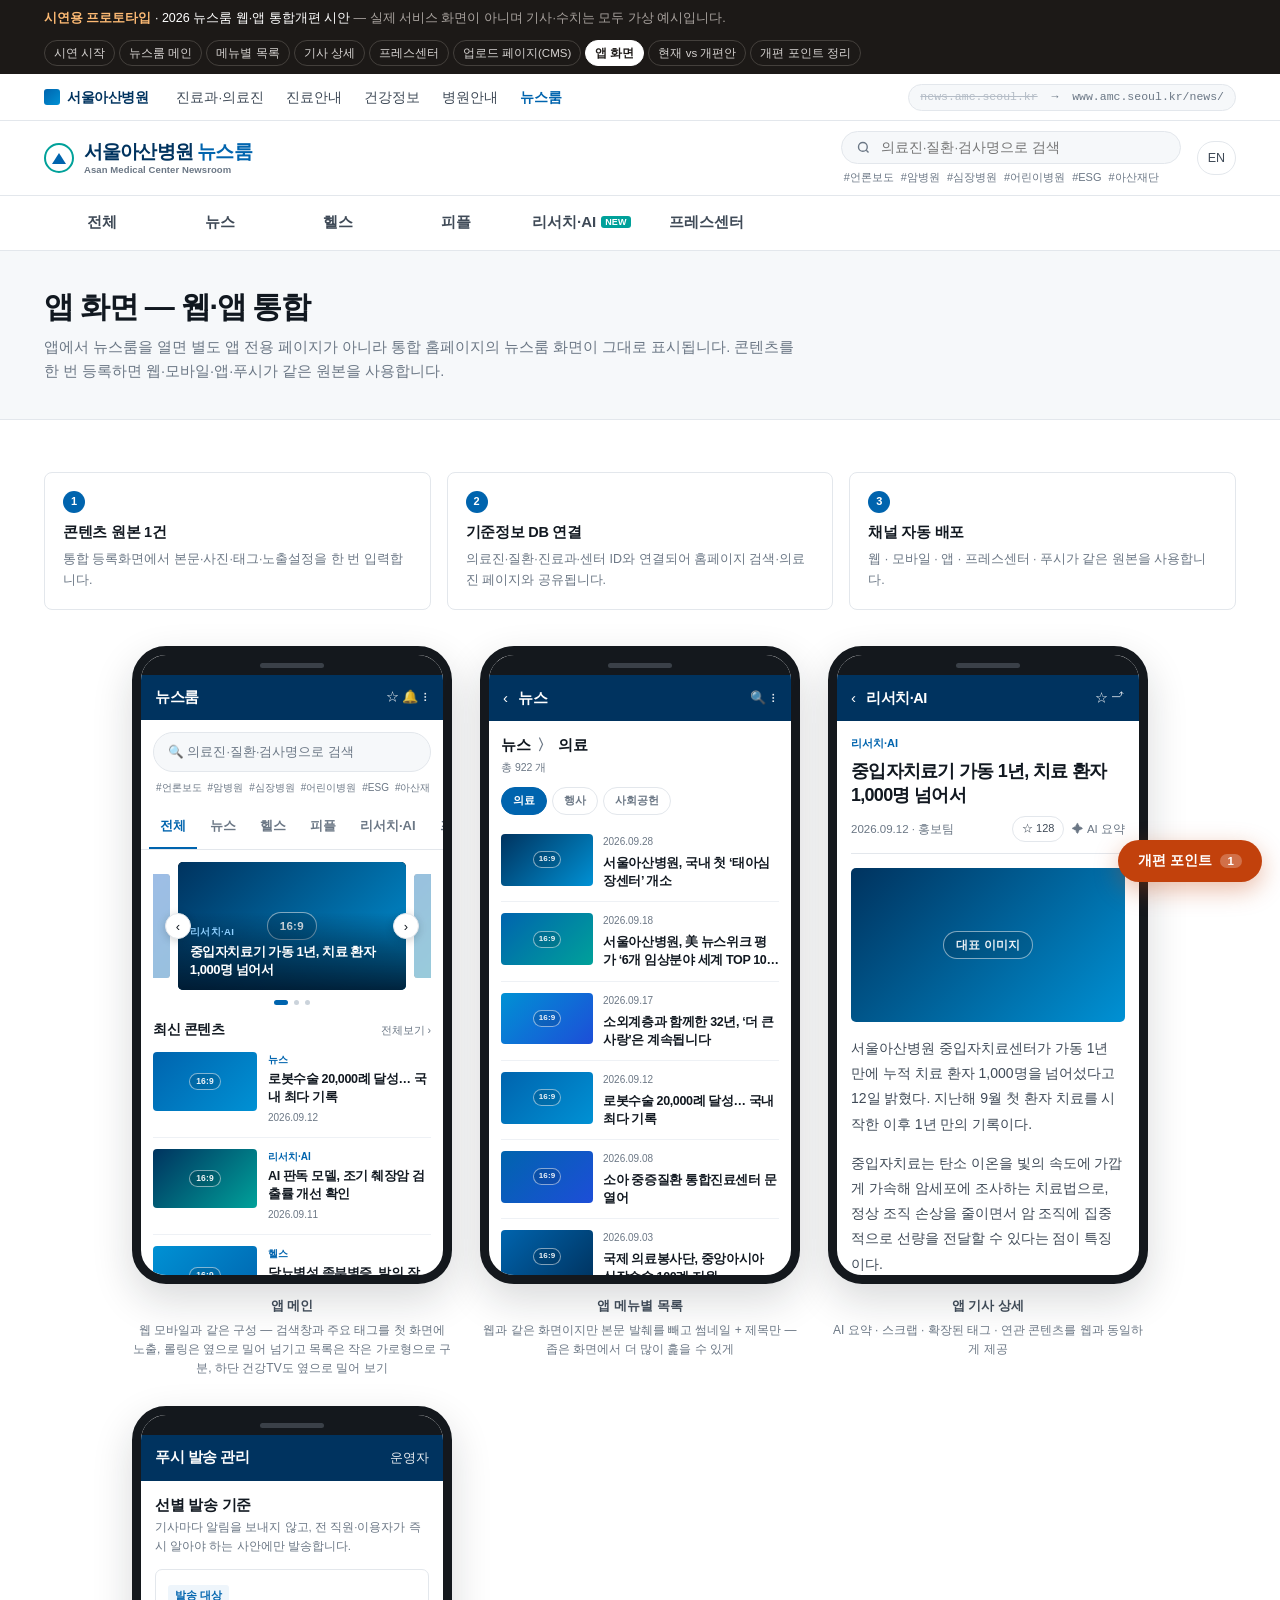
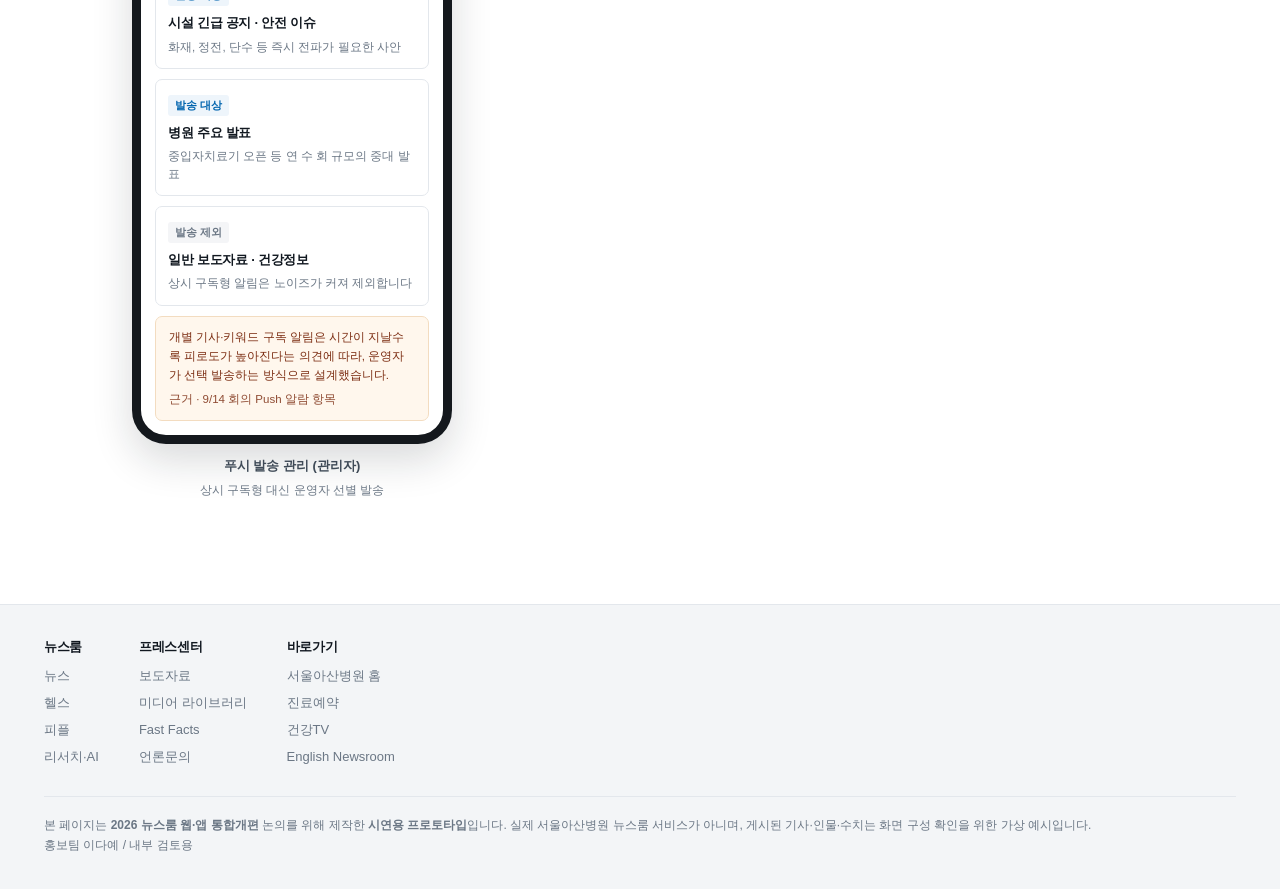
<file: app.html>
﻿<!DOCTYPE html>
<html lang="ko">
<head>
<meta charset="utf-8">
<meta name="viewport" content="width=device-width, initial-scale=1">
<title>앱 화면 (개편 시안) | 서울아산병원 뉴스룸 시연용</title>
<meta name="robots" content="noindex, nofollow">
<link rel="stylesheet" href="assets/css/main.css?v=52">
<style>
  .phones{display:grid;grid-template-columns:repeat(3,minmax(0,320px));gap:28px;justify-content:center}
  @media (max-width:1040px){.phones{grid-template-columns:repeat(2,minmax(0,320px))}}
  @media (max-width:700px){.phones{grid-template-columns:minmax(0,320px)}}

  .phone{border:9px solid #14181d;border-radius:34px;background:#fff;overflow:hidden;
    box-shadow:0 16px 40px rgba(17,24,32,.16)}
  .phone .notch{background:#14181d;height:20px;display:grid;place-items:center}
  .phone .notch::after{content:"";width:64px;height:5px;border-radius:999px;background:#3a4048}
  .phone .screen{height:600px;overflow-y:auto;scrollbar-width:none}
  .phone .screen::-webkit-scrollbar{display:none}
  .phone-cap{text-align:center;font-size:13px;font-weight:700;color:var(--ink-2);margin-top:12px}
  .phone-cap span{display:block;font-weight:500;font-size:12px;color:var(--ink-3);margin-top:4px;line-height:1.6}

  /* 앱 내부 */
  .abar{background:var(--amc-navy);color:#fff;padding:11px 14px;display:flex;align-items:center;gap:10px;
    position:sticky;top:0;z-index:5}
  .abar .t{font-size:14.5px;font-weight:800;letter-spacing:-.03em}
  .abar .ic{margin-left:auto;display:flex;gap:10px;font-size:13px;opacity:.9}
  .asearch{margin:12px;background:var(--bg-soft);border:1px solid var(--line);border-radius:999px;
    padding:9px 14px;font-size:12.5px;color:var(--ink-3);display:flex;gap:8px;align-items:center}
  .atabs{display:flex;gap:2px;padding:0 8px;border-bottom:1px solid var(--line);overflow-x:auto;scrollbar-width:none}
  .atabs::-webkit-scrollbar{display:none}
  .atabs a{padding:10px 11px;font-size:13px;font-weight:600;color:var(--ink-3);white-space:nowrap;border-bottom:2px solid transparent}
  .atabs a.on{color:var(--amc-blue);border-bottom-color:var(--amc-blue)}
  /* 검색창 아래 주요 태그 — 웹 헤더와 같은 자리 */
  .atags-top{display:flex;gap:6px;margin:-4px 12px 10px;padding-left:3px;
    overflow-x:auto;scrollbar-width:none}
  .atags-top::-webkit-scrollbar{display:none}
  .atags-top span{font-size:10px;color:var(--ink-3);white-space:nowrap}

  .asec{display:flex;align-items:baseline;gap:8px;padding:16px 12px 2px}
  .asec h4{font-size:13.5px;letter-spacing:-.03em}
  .asec .more{margin-left:auto;font-size:10.5px;color:var(--ink-3)}

  /* 목록 — 롤링과 크기로 구분되도록 작은 가로형 (웹 모바일과 같은 방식) */
  .acards{padding:0 12px 12px}
  .acard{display:grid;grid-template-columns:104px 1fr;grid-template-rows:auto auto auto;
    column-gap:11px;align-items:start;padding-block:11px;border-bottom:1px solid var(--line-2)}
  .acard:last-child{border-bottom:0}
  .acard .ph{grid-area:1/1/4/2;aspect-ratio:16/9;border-radius:4px;font-size:9px;padding:4px}
  .acard .ph span{font-size:8.5px;padding:1px 6px}
  .acard .c{grid-area:1/2/2/3;font-size:10px;font-weight:700;color:var(--amc-blue);margin-top:0}
  .acard .t{grid-area:2/2/3/3;font-size:12.5px;font-weight:700;letter-spacing:-.03em;margin-top:3px;line-height:1.4;
    display:-webkit-box;-webkit-line-clamp:3;-webkit-box-orient:vertical;overflow:hidden}
  .acard .d{grid-area:3/2/4/3;font-size:10px;color:var(--ink-3);margin-top:4px}

  /* 건강TV — 앱에서도 옆으로 밀어 본다 (웹 모바일과 같은 방식) */
  .atv{border-top:1px solid var(--line);margin-top:8px;padding-bottom:16px}
  .atv-row{
    display:flex;gap:10px;overflow-x:auto;scroll-snap-type:x mandatory;
    scrollbar-width:none;padding:0 12px;scroll-padding-inline:12px;
  }
  .atv-row::-webkit-scrollbar{display:none}
  .atv-card{flex:0 0 76%;scroll-snap-align:start}
  .atv-card .th{position:relative;border-radius:5px;overflow:hidden}
  .atv-card .ph{aspect-ratio:16/9;font-size:9px}
  .atv-card .play{position:absolute;inset:0;display:grid;place-items:center}
  .atv-card .play i{
    width:30px;height:30px;border-radius:50%;background:rgba(0,0,0,.5);
    border:1.5px solid rgba(255,255,255,.85);display:grid;place-items:center;
  }
  .atv-card .play i::after{content:"";border-left:9px solid #fff;border-block:5px solid transparent;margin-left:2px}
  .atv-card .dur{position:absolute;right:6px;bottom:6px;background:rgba(0,0,0,.75);
    color:#fff;font-size:9.5px;padding:1px 5px;border-radius:3px}
  .atv-card .t{font-size:12px;font-weight:700;letter-spacing:-.03em;margin-top:7px;line-height:1.4;
    display:-webkit-box;-webkit-line-clamp:2;-webkit-box-orient:vertical;overflow:hidden}

  /* 앱 목록 — 제목만 보여 빠르게 훑는다 */
  .alist-h{padding:14px 12px 4px}
  .alist-h h4{font-size:15px;letter-spacing:-.03em}
  .alist-h h4 span{color:var(--ink-3);margin-inline:3px}
  .alist-h .cnt{font-size:10.5px;color:var(--ink-3);margin-top:4px}
  .asubs{display:flex;gap:5px;padding:8px 12px 2px;overflow-x:auto;scrollbar-width:none}
  .asubs::-webkit-scrollbar{display:none}
  .asubs span{border:1px solid var(--line);border-radius:999px;padding:4px 11px;
    font-size:11px;font-weight:600;color:var(--ink-3);white-space:nowrap}
  .asubs span.on{background:var(--amc-blue);border-color:var(--amc-blue);color:#fff}
  .alist{padding:6px 12px 14px}
  .alist a{display:grid;grid-template-columns:92px 1fr;grid-template-rows:auto auto;
    column-gap:10px;align-items:start;padding:11px 0;border-bottom:1px solid var(--line-2)}
  .alist a:last-child{border-bottom:0}
  .alist .th{grid-area:1/1/3/2;border-radius:4px;overflow:hidden}
  .alist .th .ph{aspect-ratio:16/9;font-size:8.5px;padding:4px}
  .alist .th .ph span{font-size:8px;padding:1px 5px}
  .alist .d{grid-area:1/2/2/3;font-size:10px;color:var(--ink-3)}
  .alist .t{grid-area:2/2/3/3;font-size:12.5px;font-weight:700;letter-spacing:-.03em;
    margin-top:4px;line-height:1.45;
    display:-webkit-box;-webkit-line-clamp:2;-webkit-box-orient:vertical;overflow:hidden}

  .aart{padding:14px}
  .aart .c{font-size:11px;font-weight:700;color:var(--amc-blue)}
  .aart h2{font-size:18px;letter-spacing:-.04em;margin-top:6px;line-height:1.35}
  .aart .meta{font-size:11.5px;color:var(--ink-3);margin-top:9px;padding-bottom:11px;border-bottom:1px solid var(--line);
    display:flex;gap:8px;align-items:center}
  .aart .meta .scrap{margin-left:auto;border:1px solid var(--line);border-radius:999px;padding:3px 9px;font-size:11px;color:var(--ink-2)}
  .asum{margin-top:12px;border:1px solid #cfe4f6;background:#f4faff;border-radius:7px;padding:12px}
  .asum .h{font-size:11.5px;font-weight:800;color:var(--amc-navy);display:flex;gap:6px;align-items:center}
  .asum .h b{background:linear-gradient(135deg,var(--amc-blue),var(--amc-mint));color:#fff;font-size:9.5px;
    padding:2px 7px;border-radius:999px;font-weight:800}
  .asum li{font-size:12.5px;color:var(--ink-2);line-height:1.6;margin-top:7px;padding-left:11px;position:relative}
  .asum li::before{content:"";position:absolute;left:0;top:8px;width:4px;height:4px;border-radius:50%;background:var(--amc-blue)}
  .aart p{font-size:14px;line-height:1.8;color:var(--ink-2);margin-top:14px}
  .aart h3{font-size:14.5px;letter-spacing:-.03em;margin-top:20px}
  .atags{display:flex;gap:5px;flex-wrap:wrap;margin-top:16px;padding-top:14px;border-top:1px solid var(--line)}
  .atags span{font-size:11px;border:1px solid #cfe4f6;background:var(--bg-tint);color:var(--amc-navy);
    border-radius:999px;padding:3px 9px;font-weight:600}

  /* 연관 콘텐츠 — 웹과 같은 카드(사진 위 · 제목 아래)를 한 건씩 옆으로 밀어 넘긴다.
     웹 기사 상세가 좁은 화면에서 취하는 방식과 같다. */
  .arel{margin-top:18px;padding-top:15px;border-top:1px solid var(--line)}
  .arel h4{font-size:13.5px;letter-spacing:-.03em}
  .arel .sub{font-size:11px;color:var(--ink-3);margin-top:3px;margin-bottom:12px}
  .arel .track{display:flex;gap:12px;overflow-x:auto;scroll-snap-type:x mandatory;
    scrollbar-width:none;-webkit-overflow-scrolling:touch;
    margin-inline:-14px;padding-inline:14px;scroll-padding-inline:14px}
  .arel .track::-webkit-scrollbar{display:none}
  .arel a{flex:0 0 86%;scroll-snap-align:start;display:block}
  .arel .th{border-radius:6px;overflow:hidden;background:var(--bg-soft)}
  .arel .th .ph{aspect-ratio:16/9;font-size:10px}
  /* 배지는 썸네일 위에 둔다. 썸네일과 제목 사이에 끼면 둘이 떨어져 보인다.
     클래스 이름을 .meta 로 쓰면 위 .aart .meta 의 밑줄이 따라 들어온다. */
  .arel .badges{display:flex;gap:6px;align-items:center;flex-wrap:wrap;margin-bottom:7px}
  .arel .k{font-size:9.5px;font-weight:700;padding:2px 6px;border-radius:3px;
    background:var(--bg-tint);color:var(--amc-blue)}
  .arel .k.man{background:#fff7ed;color:#c2410c}
  .arel .c{font-size:10px;font-weight:700;color:var(--amc-blue)}
  .arel .t{margin-top:8px;font-size:13px;font-weight:700;color:var(--ink);
    letter-spacing:-.03em;line-height:1.45;
    display:-webkit-box;-webkit-line-clamp:2;-webkit-box-orient:vertical;overflow:hidden}

  .pushui{padding:14px}
  .pushui h3{font-size:15px;margin-bottom:4px}
  .pushui .sub{font-size:11.5px;color:var(--ink-3);line-height:1.6;margin-bottom:14px}
  .pushrow{border:1px solid var(--line);border-radius:7px;padding:12px;margin-bottom:10px}
  .pushrow .t{font-size:13px;font-weight:700;letter-spacing:-.02em}
  .pushrow .d{font-size:11.5px;color:var(--ink-3);margin-top:5px;line-height:1.5}
  .pushrow .st{font-size:10.5px;font-weight:700;border-radius:3px;padding:2px 7px;display:inline-block;margin-bottom:7px}
  .st.go{background:#eef5fb;color:var(--amc-blue)}
  .st.no{background:#f4f5f7;color:var(--ink-3)}
  .pushnote{background:#fff7ed;border:1px solid #f3dcc0;border-radius:7px;padding:11px 13px;
    font-size:11.5px;color:#7c2d12;line-height:1.65}

  .archgrid{display:grid;grid-template-columns:repeat(3,1fr);gap:16px;margin-top:8px}
  @media (max-width:800px){.archgrid{grid-template-columns:1fr}}
  .arch{border:1px solid var(--line);border-radius:8px;padding:18px;background:#fff}
  .arch .n{font-size:11px;font-weight:800;color:#fff;background:var(--amc-blue);
    width:22px;height:22px;border-radius:50%;display:grid;place-items:center}
  .arch h4{font-size:14.5px;margin-top:10px}
  .arch p{font-size:12.5px;color:var(--ink-3);line-height:1.7;margin-top:7px}
</style>
</head>
<body>

<div id="site-top"></div>

<div class="pagehead">
  <div class="wrap">
    <h1>앱 화면 — 웹·앱 통합</h1>
    <p>앱에서 뉴스룸을 열면 별도 앱 전용 페이지가 아니라 통합 홈페이지의 뉴스룸 화면이 그대로 표시됩니다. 콘텐츠를 한 번 등록하면 웹·모바일·앱·푸시가 같은 원본을 사용합니다.</p>
  </div>
</div>

<section class="sec">
  <div class="wrap">

    <div class="annot">
      <div class="annot-pin"><b>16</b> 하나의 콘텐츠, 여러 채널</div>
      <div class="annot-box">
        앱에 들어가려면 뉴스룸이 하나의 카테고리 홈페이지로 통합되어야 합니다. 카드형 레이아웃은 모바일·앱 구현이 쉬워 별도 앱 디자인을 따로 만들 필요가 줄어듭니다.<br>
        그래서 앱 메인도 <b>웹 모바일과 같은 구성</b>으로 맞췄습니다. 검색창 아래 주요 태그, 옆으로 밀어 넘기는 롤링, 작은 가로형 목록까지
        <b>같은 화면을 폭만 줄여 쓰는 구조</b>라 앱 전용 디자인을 따로 만들 필요가 없습니다.<br>
        기사 상세도 마찬가지입니다. AI 요약·스크랩·확장된 태그에 이어 <b>연관 콘텐츠</b>까지 웹과 같은 데이터를 쓰고,
        카드 모양도 웹과 같은 <b>사진 위 · 제목 아래</b>입니다. 좁은 폭에 여러 건을 욱여넣는 대신
        <b>한 건씩 옆으로 밀어 넘기게</b> 두어, 롤링·건강TV와 같은 조작으로 통일했습니다.
        <span class="src">근거 · 9/1 실무진 회의 「앱으로 들어가려면 하나의 카테고리 홈페이지로 통합되는 방식」 / 9/14 회의 「카드형으로 변경 시 모바일 구현도 용이」 / 9/16 홍보팀 검토 「앱 메인도 모바일과 같은 롤링·목록 구성으로」 / 9/30 홍보팀 피드백 「앱 기사 상세 하단에도 연관 콘텐츠가 보이도록」, 「앱·모바일에서는 한 건만 보이고 옆으로 돌려 넘기게」</span>
      </div>
    </div>

    <div class="archgrid" style="margin-bottom:36px" data-annot>
      <div class="arch"><div class="n">1</div><h4>콘텐츠 원본 1건</h4>
        <p>통합 등록화면에서 본문·사진·태그·노출설정을 한 번 입력합니다.</p></div>
      <div class="arch"><div class="n">2</div><h4>기준정보 DB 연결</h4>
        <p>의료진·질환·진료과·센터 ID와 연결되어 홈페이지 검색·의료진 페이지와 공유됩니다.</p></div>
      <div class="arch"><div class="n">3</div><h4>채널 자동 배포</h4>
        <p>웹 · 모바일 · 앱 · 프레스센터 · 푸시가 같은 원본을 사용합니다.</p></div>
    </div>

    <div class="phones">

      <!-- 1. 앱 메인 -->
      <div>
        <div class="phone">
          <div class="notch"></div>
          <div class="screen">
            <div class="abar"><span class="t">뉴스룸</span><span class="ic">☆ 🔔 ⋮</span></div>
            <div class="asearch">🔍 의료진·질환·검사명으로 검색</div>
            <div class="atags-top" id="appTags"></div>
            <div class="atabs">
              <a class="on">전체</a><a>뉴스</a><a>헬스</a><a>피플</a><a>리서치·AI</a><a>프레스센터</a>
            </div>

            <div style="padding:12px 12px 0">
              <div class="hero-stage in-app" data-dots="#appHeroDots">
                <div class="hero-track" id="appHero"></div>
                <button class="hero-arw prev js-prev" aria-label="이전 기사">‹</button>
                <button class="hero-arw next js-next" aria-label="다음 기사">›</button>
              </div>
              <div class="hero-dots in-app" id="appHeroDots"></div>
            </div>

            <div class="asec"><h4>최신 콘텐츠</h4><span class="more">전체보기 ›</span></div>
            <div class="acards" id="appCards"></div>

            <div class="atv">
              <div class="asec"><h4>건강TV</h4><span class="more">전체보기 ›</span></div>
              <div class="atv-row" id="appTv"></div>
            </div>
          </div>
        </div>
        <div class="phone-cap">앱 메인
          <span>웹 모바일과 같은 구성 — 검색창과 주요 태그를 첫 화면에 노출,
          롤링은 옆으로 밀어 넘기고 목록은 작은 가로형으로 구분,
          하단 건강TV도 옆으로 밀어 보기</span>
        </div>
      </div>

      <!-- 2. 앱 목록 -->
      <div>
        <div class="phone">
          <div class="notch"></div>
          <div class="screen">
            <div class="abar"><span>‹</span><span class="t">뉴스</span><span class="ic">🔍 ⋮</span></div>
            <div class="alist-h">
              <h4>뉴스 <span>〉</span> 의료</h4>
              <div class="cnt">총 922 개</div>
            </div>
            <div class="asubs"><span class="on">의료</span><span>행사</span><span>사회공헌</span></div>
            <div class="alist" id="appList"></div>
          </div>
        </div>
        <div class="phone-cap">앱 메뉴별 목록
          <span>웹과 같은 화면이지만 본문 발췌를 빼고 썸네일 + 제목만 — 좁은 화면에서 더 많이 훑을 수 있게</span>
        </div>
      </div>

      <!-- 3. 앱 기사 -->
      <div>
        <div class="phone">
          <div class="notch"></div>
          <div class="screen">
            <div class="abar"><span>‹</span><span class="t">리서치·AI</span><span class="ic">☆ ⤴</span></div>
            <div class="aart">
              <div class="c">리서치·AI</div>
              <h2>중입자치료기 가동 1년, 치료 환자 1,000명 넘어서</h2>
              <div class="meta">2026.09.12 · 홍보팀<span class="scrap">☆ 128</span><span class="aichip">✦ AI 요약</span></div>
              <div style="margin-top:14px">
                <div class="ph" style="--c1:#00335f;--c2:#0091d4;aspect-ratio:16/9;border-radius:5px;font-size:10.5px">
                  <span>대표 이미지</span></div>
              </div>
              <!-- 본문은 웹 기사 상세와 같은 원본이다. 앱에서도 길이가 같아야
                   연관 콘텐츠가 본문에 바로 붙어 보이지 않는다. -->
              <p>서울아산병원 중입자치료센터가 가동 1년 만에 누적 치료 환자 1,000명을 넘어섰다고 12일 밝혔다. 지난해 9월 첫 환자 치료를 시작한 이후 1년 만의 기록이다.</p>
              <p>중입자치료는 탄소 이온을 빛의 속도에 가깝게 가속해 암세포에 조사하는 치료법으로, 정상 조직 손상을 줄이면서 암 조직에 집중적으로 선량을 전달할 수 있다는 점이 특징이다.</p>
              <h3>어떤 암에 적용됐나</h3>
              <p>치료 환자 1,000명의 암종을 분석한 결과 전립선암이 가장 많았고, 췌장암과 간암이 뒤를 이었다. 기존 방사선치료로 접근이 어려웠던 부위의 종양에 주로 적용됐다.</p>
              <p>센터는 치료 대상 암종을 넓히기 위한 연구를 이어가고 있으며, 치료 전후 경과를 모아 분석하는 체계도 함께 갖춰 나갈 계획이다.</p>
              <div class="atags">
                <span>김○○ 교수</span><span>전립선암</span><span>췌장암</span><span>중입자치료</span><span>전립선</span>
              </div>
              <div class="arel">
                <h4>연관 콘텐츠</h4>
                <div class="sub">태그 기반 자동 매핑 + 담당자 직접 지정</div>
                <div class="track" id="appRel"></div>
              </div>
            </div>
          </div>
        </div>
        <div class="phone-cap">앱 기사 상세
          <span>AI 요약 · 스크랩 · 확장된 태그 · 연관 콘텐츠를 웹과 동일하게 제공</span>
        </div>
      </div>

      <!-- 4. 푸시 관리 -->
      <div>
        <div class="phone">
          <div class="notch"></div>
          <div class="screen">
            <div class="abar"><span class="t">푸시 발송 관리</span><span class="ic">운영자</span></div>
            <div class="pushui">
              <h3>선별 발송 기준</h3>
              <div class="sub">기사마다 알림을 보내지 않고, 전 직원·이용자가 즉시 알아야 하는 사안에만 발송합니다.</div>

              <div class="pushrow">
                <span class="st go">발송 대상</span>
                <div class="t">시설 긴급 공지 · 안전 이슈</div>
                <div class="d">화재, 정전, 단수 등 즉시 전파가 필요한 사안</div>
              </div>
              <div class="pushrow">
                <span class="st go">발송 대상</span>
                <div class="t">병원 주요 발표</div>
                <div class="d">중입자치료기 오픈 등 연 수 회 규모의 중대 발표</div>
              </div>
              <div class="pushrow">
                <span class="st no">발송 제외</span>
                <div class="t">일반 보도자료 · 건강정보</div>
                <div class="d">상시 구독형 알림은 노이즈가 커져 제외합니다</div>
              </div>

              <div class="pushnote">
                개별 기사·키워드 구독 알림은 시간이 지날수록 피로도가 높아진다는 의견에 따라, 운영자가 선택 발송하는 방식으로 설계했습니다.
                <span style="display:block;margin-top:5px;opacity:.85">근거 · 9/14 회의 Push 알람 항목</span>
              </div>
            </div>
          </div>
        </div>
        <div class="phone-cap">푸시 발송 관리 (관리자)
          <span>상시 구독형 대신 운영자 선별 발송</span>
        </div>
      </div>

    </div>
  </div>
</section>

<div id="site-footer"></div>

<script src="assets/js/data.js?v=52"></script>
<script src="assets/js/site.js?v=52"></script>
<script>
AMC.layout({ active: '' });

/* 검색창 아래 주요 태그 — 웹 헤더와 같은 목록을 그대로 쓴다 */
document.getElementById('appTags').innerHTML =
  AMC_DATA.topTags.map(function (t) { return '<span>#' + t + '</span>'; }).join('');

/* 롤링 — 웹과 같은 컴포넌트, 폰 폭에 맞춰 축소만 */
document.getElementById('appHero').innerHTML = AMC_DATA.hero.map(function (h) {
  return '<div class="hero-slide">' + AMC.ph(h.c1, h.c2, '16:9', '', h.img) +
    '<div class="hero-cap"><div class="cat">' + AMC.crumb(h.cat, h.sub) + '</div>' +
    '<h2>' + h.title + '</h2></div></div>';
}).join('');
document.getElementById('appHeroDots').innerHTML =
  AMC_DATA.hero.map(function () { return '<i></i>'; }).join('');

document.getElementById('appCards').innerHTML = AMC_DATA.cards.slice(0, 6).map(function (c) {
  return '<a class="acard" href="#" onclick="return AMC.toast(\'앱 기사 상세로 이동 (시연)\')">' +
    AMC.ph(c.c1, c.c2, '16:9', '', c.img) +
    '<div class="c">' + c.cat + '</div><div class="t">' + c.title + '</div>' +
    '<div class="d">' + c.date + '</div></a>';
}).join('');

/* 앱 메뉴별 목록 — 제목만 (웹 목록 화면의 좁은 화면 형태) */
var APP_LIST = [
  { d:'2026.09.28', t:'서울아산병원, 국내 첫 ‘태아심장센터’ 개소', c1:'#00335f', c2:'#0091d4' },
  { d:'2026.09.18', t:'서울아산병원, 美 뉴스위크 평가 ‘6개 임상분야 세계 TOP 10’ 국내 최다', c1:'#0064ae', c2:'#00a19a' },
  { d:'2026.09.17', t:'소외계층과 함께한 32년, ‘더 큰 사랑’은 계속됩니다', c1:'#0091d4', c2:'#1d4ed8' },
  { d:'2026.09.12', t:'로봇수술 20,000례 달성… 국내 최다 기록', c1:'#0064ae', c2:'#0091d4' },
  { d:'2026.09.08', t:'소아 중증질환 통합진료센터 문 열어', c1:'#0064ae', c2:'#1d4ed8' },
  { d:'2026.09.03', t:'국제 의료봉사단, 중앙아시아 심장수술 100례 지원', c1:'#0064ae', c2:'#00335f' }
];
document.getElementById('appList').innerHTML = APP_LIST.map(function (a) {
  return '<a href="#" onclick="return AMC.toast(&quot;앱 기사 상세로 이동 (시연)&quot;)">' +
    '<div class="th">' + AMC.ph(a.c1, a.c2, '16:9', '', a.img) + '</div>' +
    '<div class="d">' + a.d + '</div><div class="t">' + a.t + '</div></a>';
}).join('');

/* 앱 기사 상세의 연관 콘텐츠 — 웹 기사 상세와 같은 세 건을 같은 배지로 */
var APP_REL = [
  { k:'직접지정', man:true,  cat:'리서치·AI',
    t:'중입자치료 도입 준비 과정 ① 장비 반입부터 시운전까지', c1:'#00335f', c2:'#0091d4' },
  { k:'직접지정', man:true,  cat:'리서치·AI',
    t:'중입자치료 도입 준비 과정 ② 첫 환자 치료까지', c1:'#0064ae', c2:'#00a19a' },
  { k:'질환 태그', man:false, cat:'리서치·AI',
    t:'췌장암 조기 발견을 위한 AI 판독 모델 연구 결과 발표',
    c1:'#00335f', c2:'#00a19a' }
];
document.getElementById('appRel').innerHTML = APP_REL.map(function (r) {
  return '<a href="#" onclick="return AMC.toast(&quot;연관 기사로 이동 (시연)&quot;)">' +
    '<div class="badges"><span class="k' + (r.man ? ' man' : '') + '">' + r.k + '</span>' +
    '<span class="c">' + r.cat + '</span></div>' +
    '<div class="th">' + AMC.ph(r.c1, r.c2, '16:9', '', r.img) + '</div>' +
    '<div class="t">' + r.t + '</div></a>';
}).join('');

/* 건강TV — 웹 모바일과 같이 옆으로 미는 방식 */
document.getElementById('appTv').innerHTML = AMC_DATA.tv.map(function (t) {
  return '<a class="atv-card" href="#" onclick="return AMC.toast(&quot;건강TV 영상 재생 (시연)&quot;)">' +
    '<div class="th">' + AMC.ph(t.c1, t.c2, '16:9', '', t.img) +
    '<div class="play"><i></i></div><div class="dur">' + t.dur + '</div></div>' +
    '<div class="t">' + t.title + '</div></a>';
}).join('');
</script>
</body>
</html>
</file>
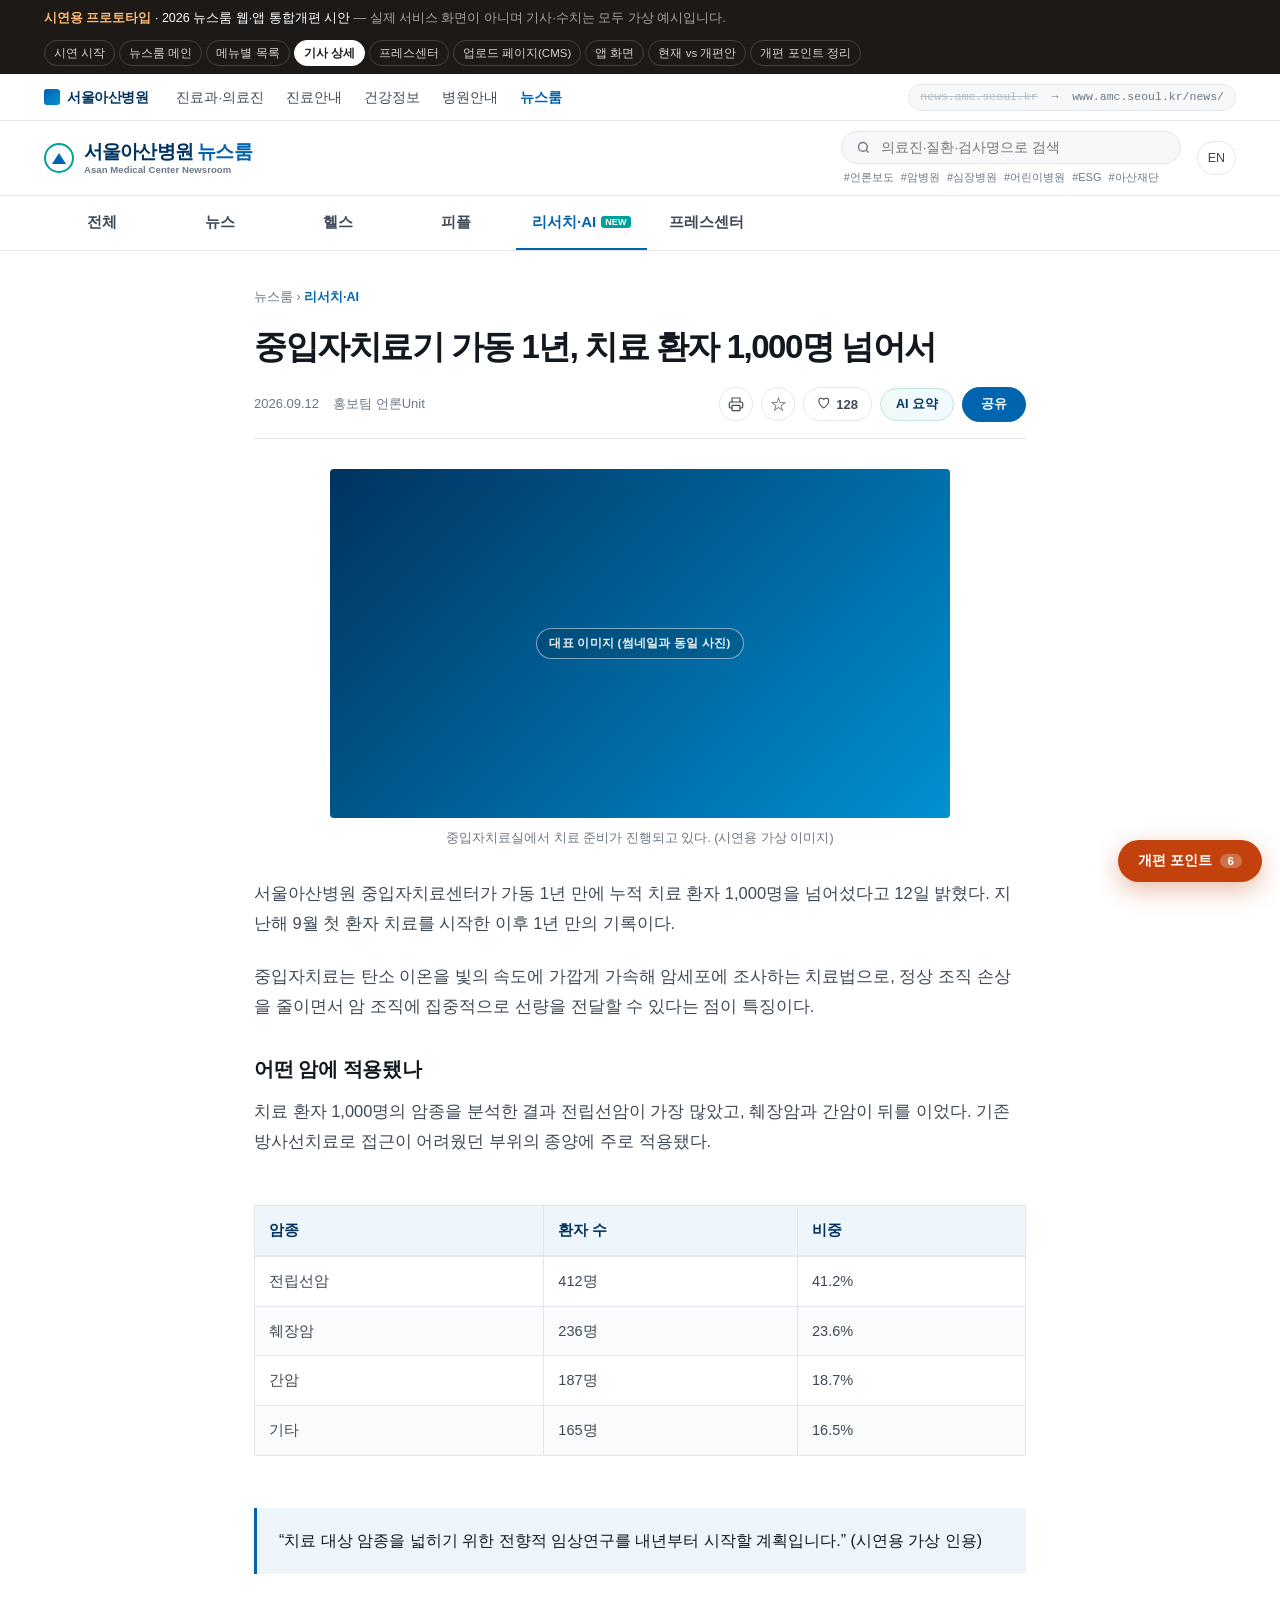
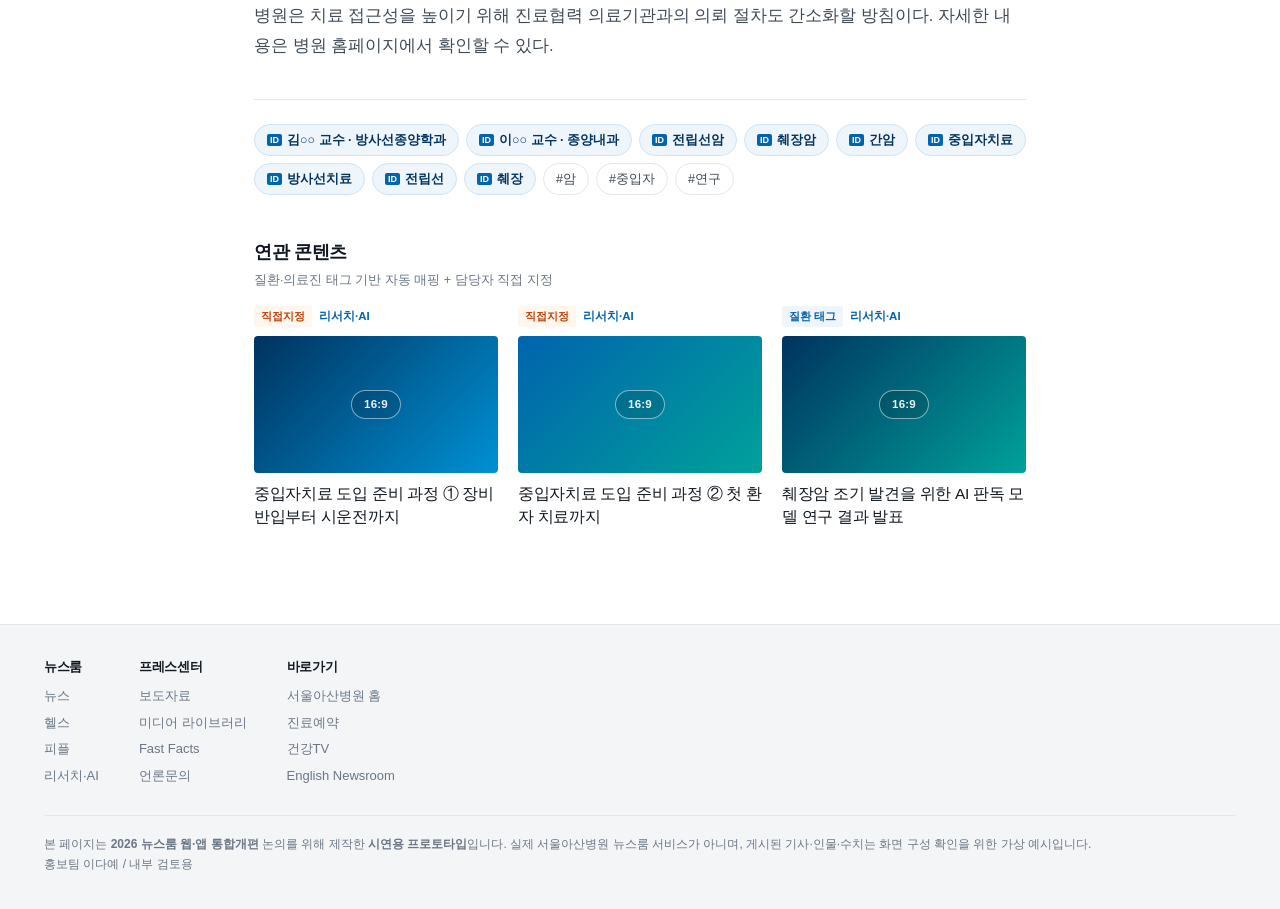
<file: article.html>
﻿<!DOCTYPE html>
<html lang="ko">
<head>
<meta charset="utf-8">
<meta name="viewport" content="width=device-width, initial-scale=1">
<title>기사 상세 (개편 시안) | 서울아산병원 뉴스룸 시연용</title>
<meta name="robots" content="noindex, nofollow">
<link rel="stylesheet" href="assets/css/main.css?v=52">
<style>
  .iconbtn{width:34px;height:34px;border-radius:50%;border:1px solid var(--line);background:#fff;
    display:grid;place-items:center;font-size:13px;color:var(--ink-2);flex:none}
  .iconbtn:hover{border-color:var(--amc-blue);color:var(--amc-blue)}
  .iconbtn.on{background:var(--amc-blue);border-color:var(--amc-blue);color:#fff}
  #scrapBtn{font-size:17px;line-height:1}
  #likeBtn{font-size:13px}
  #likeBtn b{font-weight:700}

  .sharewrap{position:relative}
  .sharebtn{display:inline-flex;align-items:center;gap:7px;border:1px solid var(--amc-blue);
    background:var(--amc-blue);color:#fff;border-radius:999px;padding:8px 18px;
    font-size:12.5px;font-weight:700;transition:.15s}
  .sharebtn:hover{background:var(--amc-navy);border-color:var(--amc-navy)}
  .sharebtn.on{background:var(--amc-navy);border-color:var(--amc-navy)}

  .sharepop{position:absolute;right:0;top:calc(100% + 9px);z-index:50;width:212px;
    background:#fff;border:1px solid var(--line);border-radius:10px;padding:8px;
    box-shadow:0 12px 34px rgba(17,24,32,.14);animation:popin .16s ease both}
  @keyframes popin{from{opacity:0;transform:translateY(-5px)}to{opacity:1;transform:none}}
  .sharepop::before{content:"";position:absolute;right:22px;top:-6px;width:10px;height:10px;
    background:#fff;border-left:1px solid var(--line);border-top:1px solid var(--line);transform:rotate(45deg)}
  .sharepop .sp-h{font-size:11.5px;font-weight:800;color:var(--ink-3);padding:6px 10px 8px}
  .sharepop button{display:flex;align-items:center;gap:9px;width:100%;border:0;background:transparent;
    padding:9px 10px;border-radius:6px;font-size:13.5px;font-weight:600;color:var(--ink-2);text-align:left}
  .sharepop button:hover{background:var(--bg-tint);color:var(--amc-blue)}
  .sharepop .sp-f{font-size:11px;color:var(--ink-3);padding:9px 10px 4px;margin-top:5px;
    border-top:1px dashed var(--line);line-height:1.6}
  .sharepop .sp-f s{color:#b4bcc6}
  @media (max-width:560px){.sharepop{right:auto;left:0}.sharepop::before{right:auto;left:22px}}

  /* AI 요약 버튼 · 팝업 */
  .aibtn{display:inline-flex;align-items:center;gap:7px;border:1px solid #bfe3de;
    background:linear-gradient(135deg,#eefaf8,#f4faff);color:var(--amc-navy);
    border-radius:999px;padding:7px 15px;font-size:12.5px;font-weight:700;transition:.15s}
  .aibtn:hover{border-color:var(--amc-mint);background:linear-gradient(135deg,#e2f6f3,#eaf5fd)}

  .aiscrim{position:fixed;inset:0;background:rgba(10,18,28,.45);z-index:100;
    opacity:0;pointer-events:none;transition:.2s}
  .aiscrim.on{opacity:1;pointer-events:auto}
  .aimodal{position:fixed;left:50%;top:50%;z-index:101;width:min(520px,92vw);
    background:#fff;border-radius:14px;box-shadow:0 24px 60px rgba(10,18,28,.3);
    opacity:0;pointer-events:none;transform:translate(-50%,-46%) scale(.97);transition:.2s}
  .aimodal.on{opacity:1;pointer-events:auto;transform:translate(-50%,-50%) scale(1)}
  .aimodal .am-h{display:flex;align-items:center;gap:10px;padding:18px 20px 14px;
    border-bottom:1px solid var(--line)}
  .aimodal .am-h .badge{background:linear-gradient(135deg,var(--amc-blue),var(--amc-mint));
    color:#fff;font-size:10.5px;font-weight:800;padding:3px 10px;border-radius:999px;letter-spacing:.04em}
  .aimodal .am-h .t{font-size:14.5px;font-weight:800;letter-spacing:-.02em}
  .aimodal .am-h button{margin-left:auto;border:0;background:transparent;font-size:20px;color:var(--ink-3);line-height:1}
  .aimodal .am-b{padding:18px 20px}
  .aimodal ul{display:grid;gap:11px}
  .aimodal li{font-size:15px;color:var(--ink-2);line-height:1.65;padding-left:17px;position:relative}
  .aimodal li::before{content:"";position:absolute;left:0;top:9px;width:5px;height:5px;
    border-radius:50%;background:var(--amc-blue)}
  .aimodal .am-f{margin:16px 20px 18px;padding-top:13px;border-top:1px dashed #cfe4f6;
    font-size:11.5px;color:var(--ink-3);line-height:1.7}
  .aimodal .am-acts{display:flex;gap:8px;padding:0 20px 18px;flex-wrap:wrap}
</style>
</head>
<body>

<div id="site-top"></div>

<article class="article">

  <div class="crumb">뉴스룸 › <b>리서치·AI</b></div>

  <h1 class="art-title">중입자치료기 가동 1년, 치료 환자 1,000명 넘어서</h1>

  <div class="art-meta">
    <span>2026.09.12</span>
    <span>홍보팀 언론Unit</span>
    <div class="right">
      <button class="iconbtn" title="인쇄" onclick="AMC.toast('인쇄 (시연)')">
        <svg width="16" height="16" viewBox="0 0 24 24" fill="none" stroke="currentColor"
             stroke-width="1.8" stroke-linecap="round" stroke-linejoin="round" aria-hidden="true">
          <path d="M6 9V3h12v6"/>
          <path d="M6 18H4a2 2 0 0 1-2-2v-5a2 2 0 0 1 2-2h16a2 2 0 0 1 2 2v5a2 2 0 0 1-2 2h-2"/>
          <rect x="6" y="14" width="12" height="8" rx="1"/>
        </svg>
      </button>
      <button class="iconbtn" id="scrapBtn" title="스크랩" onclick="toggleScrap()">☆</button>
      <button class="chipbtn" id="likeBtn" title="좋아요" onclick="toggleLike()">♡ <b id="likeN">128</b></button>
      <button class="aibtn" onclick="openAi()">AI 요약</button>
      <div class="sharewrap">
        <button class="sharebtn" id="shareBtn" onclick="toggleShare(event)">공유</button>
        <div class="sharepop" id="sharePop" hidden>
          <div class="sp-h">공유하기</div>
          <button onclick="copyUrl()">🔗 URL 복사</button>
          <button onclick="AMC.toast('메일 공유 (시연)')">✉ 메일</button>
          <button onclick="AMC.toast('카카오톡 공유 (시연)')">💬 카카오톡</button>
          <button onclick="AMC.toast('링크드인 공유 (시연)')">in 링크드인</button>
          <div class="sp-f"><s>라인</s> 제거 · 링크드인 추가</div>
        </div>
      </div>
    </div>
  </div>

  <div class="annot">
    <div class="annot-pin"><b>5</b> 공감 5종 → 좋아요 1종 · 스크랩 분리</div>
    <div class="annot-box">
      유용해요·추천해요·좋아요·공감해요·후속강추 5종을 <b>좋아요 하나</b>로 줄이고, 저장 기능인 <b>스크랩</b>을 따로 두어 역할을 나눴습니다.<br>
      <b>좋아요(♡)</b>는 콘텐츠 반응 지표라 숫자를 함께 보여주고, <b>스크랩(☆)</b>은 마이페이지에 담아 두는 개인 행동이라 숫자를 두지 않습니다.
      남의 스크랩 수는 볼 이유가 없고, 지표가 두 개면 어느 숫자를 봐야 할지 흐려집니다.
      <span class="src">근거 · 9/14 회의 「스크랩 기능은 전체 도입, 좋아요 서비스는 삭제 방향」 / 9/30 홍보팀 피드백 「스크랩은 별만 남기고, 옆에 좋아요(하트+숫자)를 둘 것」</span>
    </div>
    <div class="annot-pin"><b>6</b> 영문 기사 바로가기 — <s>제외</s></div>
    <div class="annot-box">
      기사마다 ‘영문으로 보기’ 버튼을 두는 안을 검토했으나 <b>이번 범위에서 제외</b>했습니다.
      국문 기사를 올릴 때마다 담당자가 영문 기사를 찾아 <b>링크를 하나씩 연결</b>해야 해서, 기사 수가 쌓일수록 부담이 커진다는 의견이 있었습니다.
      영문 뉴스룸으로 가는 길은 <b>상단 「EN」</b> 하나로 두고, 개별 기사 연결은 나중에 자동 매칭이 가능해질 때 다시 봅니다.
      <span class="src">근거 · 9/14 회의 「국문 기사 하단 버튼으로 영문 기사 바로 이동」, 「전량 번역은 추후 과제로 보류」 / 9/16 홍보팀 검토 「게시물마다 영문 링크를 새로 연결하는 것이 부담 — 제외」</span>
    </div>
    <div class="annot-pin"><b>9</b> 공유는 제목 옆 버튼으로</div>
    <div class="annot-box">
      본문 아래에 늘어놓던 공유 버튼을 <b>제목 옆 「공유」 버튼</b> 하나로 모았습니다. 프레스센터 보도자료와 같은 위치·같은 방식이라 화면마다 찾는 자리가 달라지지 않습니다.
      이용이 거의 없는 <b>라인</b>은 제거하고 <b>링크드인</b>을 추가했으며, URL 복사·메일·카카오톡을 우선 배치했습니다.
      <span class="src">근거 · 9/14 회의 「불필요한 공유 버튼(라인 등) 제거, 링크드인 공유 추가」 / 분석 리포트 「공유 채널을 현재 이용 환경에 맞게 정비」</span>
    </div>
  </div>

  <div class="annot">
    <div class="annot-pin"><b>7</b> AI 요약은 버튼으로 — 원문이 먼저</div>
    <div class="annot-box">
      요약을 화면 맨 위에 항상 띄우면 원문보다 요약을 먼저 읽게 되고, 본문이 아래로 밀립니다. 그래서 <b>스크랩 옆 「AI 요약」 버튼</b>을 눌렀을 때만 팝업으로 보이게 했습니다.
      필요한 사람만 열어보는 구조라 화면도 단순해집니다. 팝업 안에는 AI 생성 표기와 원문 확인 안내를 함께 넣었습니다.
      <span class="src">근거 · 9/14 회의 「본문 AI 요약 기능 도입 긍정」 / 분석 리포트 「AI 요약은 접근성을 높일 수 있으나 원문 오해 방지 기준이 필요」, 「메인은 단순화」</span>
    </div>
  </div>

  <!-- 본문 -->
  <div class="art-body">
    <figure>
      <div class="ph" style="--c1:#00335f;--c2:#0091d4">
        <span>대표 이미지 (썸네일과 동일 사진)</span></div>
      <figcaption>중입자치료실에서 치료 준비가 진행되고 있다. (시연용 가상 이미지)</figcaption>
    </figure>

    <p>서울아산병원 중입자치료센터가 가동 1년 만에 누적 치료 환자 1,000명을 넘어섰다고 12일 밝혔다. 지난해 9월 첫 환자 치료를 시작한 이후 1년 만의 기록이다.</p>

    <p>중입자치료는 탄소 이온을 빛의 속도에 가깝게 가속해 암세포에 조사하는 치료법으로, 정상 조직 손상을 줄이면서 암 조직에 집중적으로 선량을 전달할 수 있다는 점이 특징이다.</p>

    <h3>어떤 암에 적용됐나</h3>
    <p>치료 환자 1,000명의 암종을 분석한 결과 전립선암이 가장 많았고, 췌장암과 간암이 뒤를 이었다. 기존 방사선치료로 접근이 어려웠던 부위의 종양에 주로 적용됐다.</p>

    <div class="tablewrap">
      <table class="art-table">
        <caption class="sr-only">암종별 중입자치료 환자 수 (가상 데이터)</caption>
        <thead><tr><th>암종</th><th>환자 수</th><th>비중</th></tr></thead>
        <tbody>
          <tr><td>전립선암</td><td>412명</td><td>41.2%</td></tr>
          <tr><td>췌장암</td><td>236명</td><td>23.6%</td></tr>
          <tr><td>간암</td><td>187명</td><td>18.7%</td></tr>
          <tr><td>기타</td><td>165명</td><td>16.5%</td></tr>
        </tbody>
      </table>
    </div>
    <div class="annot">
      <div class="annot-box" style="margin-top:-12px">
        <b>표 편집 기능 개선</b> — 현재 편집기의 표 기능은 사실상 사용이 어렵다는 의견이 많아, 네이버 블로그 수준의 셀 병합·헤더·정렬이 가능한 표 편집기를 요청 항목에 포함했습니다.
        <span class="src">근거 · 9/14 회의 「표 작성 기능 개선 — 블로그 수준 요청」</span>
      </div>
    </div>

    <blockquote>“치료 대상 암종을 넓히기 위한 전향적 임상연구를 내년부터 시작할 계획입니다.” (시연용 가상 인용)</blockquote>

    <p>병원은 치료 접근성을 높이기 위해 진료협력 의료기관과의 의뢰 절차도 간소화할 방침이다. 자세한 내용은 병원 홈페이지에서 확인할 수 있다.</p>
  </div>

  <!-- 태그 -->
  <div class="annot">
    <div class="annot-pin"><b>8</b> 태깅 확장 · 기준 DB 연결</div>
    <div class="annot-box">
      기존 ‘관련 질환’ 한 종류에서 <b>의료진 · 질환 · 검사·시술 · 신체부위 · 주제</b>로 태그를 확장했습니다. 단순 텍스트가 아니라 병원 기준정보 DB의 ID와 연결(<b>ID</b> 표시)되어, 홈페이지 의료진·질환 페이지에서 관련 뉴스가 자동으로 노출되고 본문에 이름이 없어도 검색됩니다.<br>
      다만 <b>화면에서는 종류별로 줄을 나누지 않습니다.</b> 종류마다 태그 수가 달라 빈 칸이 생기고 지저분해 보여, 앱·모바일처럼 <b>구분 없이 한 줄로 흐르게</b> 두었습니다. 종류 구분은 화면이 아니라 등록 화면과 검색 쪽에서 씁니다.
      <span class="src">근거 · 킥오프 회의 1순위 「의료진·질환·진료과·센터를 ID 기반 관계형 연결」 / 9/14 회의 「검사명·시술명·신체부위 태깅 추가」 / 9/29 홍보팀 피드백 「기사 하단 태그가 종류별로 나뉘어 지저분함 — 구분 없이 나열」</span>
    </div>
  </div>
  <section class="tagsec" data-annot>
    <div class="tags">
      <a class="tag db" href="#" onclick="return AMC.toast(&quot;의료진 페이지의 관련 뉴스로 이동 (시연)&quot;)">김○○ 교수 · 방사선종양학과</a>
      <a class="tag db" href="#" onclick="return AMC.toast(&quot;의료진 페이지의 관련 뉴스로 이동 (시연)&quot;)">이○○ 교수 · 종양내과</a>
      <a class="tag db" href="#" onclick="return AMC.toast(&quot;질환 페이지의 관련 뉴스로 이동 (시연)&quot;)">전립선암</a>
      <a class="tag db" href="#" onclick="return AMC.toast(&quot;질환 페이지의 관련 뉴스로 이동 (시연)&quot;)">췌장암</a>
      <a class="tag db" href="#" onclick="return AMC.toast(&quot;질환 페이지의 관련 뉴스로 이동 (시연)&quot;)">간암</a>
      <a class="tag db" href="#" onclick="return AMC.toast(&quot;검사·시술 연계 검색 (시연)&quot;)">중입자치료</a>
      <a class="tag db" href="#" onclick="return AMC.toast(&quot;검사·시술 연계 검색 (시연)&quot;)">방사선치료</a>
      <a class="tag db" href="#" onclick="return AMC.toast(&quot;신체부위 연계 검색 (시연)&quot;)">전립선</a>
      <a class="tag db" href="#" onclick="return AMC.toast(&quot;신체부위 연계 검색 (시연)&quot;)">췌장</a>
      <a class="tag" href="#" onclick="return AMC.toast(&quot;주제 태그 모아보기 (시연)&quot;)">#암</a>
      <a class="tag" href="#" onclick="return AMC.toast(&quot;주제 태그 모아보기 (시연)&quot;)">#중입자</a>
      <a class="tag" href="#" onclick="return AMC.toast(&quot;주제 태그 모아보기 (시연)&quot;)">#연구</a>
    </div>
  </section>

  <!-- 연관 콘텐츠 -->
  <div class="annot">
    <div class="annot-pin"><b>10</b> 연관 콘텐츠 — 작은 썸네일 목록</div>
    <div class="annot-box">
      기준이 불명확했던 <b>이미지 롤링</b> 방식을 <b>제목이 먼저 보이는 목록</b>으로 바꿨습니다.
      제목을 훑을 수 있게 하되, 어떤 기사인지 알아보기 쉽도록 <b>작은 썸네일</b>을 함께 둡니다.
      좁은 화면에서는 세 칸이 들어가지 않으므로 카드 모양은 그대로 두고 <b>한 건씩 옆으로 밀어 넘기게</b> 했습니다(앱도 같은 방식).
      아래에 따로 있던 「같은 코너의 다른 콘텐츠」는 이 목록과 역할이 겹쳐 없앴습니다. 키워드 기반 자동 매핑을 기본으로 하되, 상·하편처럼 시리즈로 묶어야 하는 경우 담당자가 URL을 <b>직접 지정</b>할 수 있습니다(주황색 배지). 지정은 <a href="admin.html" style="color:var(--amc-blue);font-weight:700">업로드 페이지</a>의 「연관 콘텐츠」 칸에서 하고, 비워두면 이 목록이 태그로 자동 채워집니다.
      <span class="src">근거 · 8/24 팀장 회의 「연관페이지 — 이미지 롤링 아닌 텍스트 제목」 / 9/14 회의 「키워드 기반 자동 매핑 또는 URL 직접 지정」 / 9/30 홍보팀 피드백 「같은 코너 다른 콘텐츠는 삭제하고 연관 콘텐츠에 작은 썸네일을 함께」, 「앱·모바일에서는 한 건만 보이고 옆으로 돌려 넘기게」</span>
    </div>
  </div>
  <section class="related" data-annot>
    <h3>연관 콘텐츠</h3>
    <p class="sub">질환·의료진 태그 기반 자동 매핑 + 담당자 직접 지정</p>
    <ul class="rel-list" id="rel-list"></ul>
  </section>

  <!-- 이전/다음 -->
  <div class="annot">
    <div class="annot-pin"><b>11</b> 이전 글 / 다음 글 — <s>제외</s></div>
    <div class="annot-box">
      같은 코너의 앞뒤 글로 이동하는 버튼을 검토했으나 <b>이번 범위에서 제외</b>했습니다.
      바로 위 <b>연관 콘텐츠</b>가 이미 같은 코너의 다른 글을 목록으로 보여주고 있어 <b>역할이 겹칩니다.</b>
      기사 하단에 비슷한 이동 수단이 둘이면 어느 쪽을 눌러야 할지 오히려 헷갈립니다.
      연재물처럼 순서가 중요한 콘텐츠는 연관 콘텐츠에서 <b>담당자가 직접 지정</b>해 순서대로 노출할 수 있습니다.
      <span class="src">근거 · 8/24 팀장 회의 「이전 글/다음 글 네비게이션 추가(현재 없음)」 / 9/29 홍보팀 피드백 「연관 콘텐츠 목록과 역할이 중복 — 제외」</span>
    </div>
  </div>

</article>


<!-- AI 요약 팝업 -->
<div class="aiscrim" id="aiScrim" onclick="closeAi()"></div>
<div class="aimodal" id="aiModal" role="dialog" aria-label="AI 요약">
  <div class="am-h">
    <span class="badge">AI 요약</span>
    <span class="t">이 기사를 3줄로</span>
    <button onclick="closeAi()" aria-label="닫기">×</button>
  </div>
  <div class="am-b">
    <ul>
      <li>서울아산병원 중입자치료기가 가동 1년 만에 누적 치료 환자 1,000명을 넘어섰다.</li>
      <li>전립선암·췌장암·간암 등 기존 방사선치료가 어려운 암종에 주로 적용됐다.</li>
      <li>병원은 적응증 확대를 위한 전향적 임상연구를 내년부터 시작할 예정이다.</li>
    </ul>
  </div>
  <div class="am-f">AI가 본문을 요약한 내용으로, 세부 내용은 원문과 다를 수 있습니다. 정확한 내용은 본문을 확인해 주세요.</div>
  <div class="am-acts">
    <button class="btn sm" onclick="copySummary()">📋 요약 복사</button>
    <button class="btn pri sm" onclick="closeAi()">원문 읽기</button>
  </div>
</div>

<div id="site-footer"></div>

<script src="assets/js/data.js?v=52"></script>
<script src="assets/js/site.js?v=52"></script>
<script>
AMC.layout({ active: 'research' });

/* 연관 콘텐츠 — 담당자가 직접 지정한 건과 태그로 자동 매핑된 건이 섞인다.
   ⚠ 아래 기사는 모두 시연용 가상 예시입니다. */
var RELATED = [
  { k:'직접지정', man:true,  cat:'리서치·AI',
    title:'중입자치료 도입 준비 과정 ① 장비 반입부터 시운전까지',
    c1:'#00335f', c2:'#0091d4' },
  { k:'직접지정', man:true,  cat:'리서치·AI',
    title:'중입자치료 도입 준비 과정 ② 첫 환자 치료까지',
    c1:'#0064ae', c2:'#00a19a' },
  { k:'질환 태그', man:false, cat:'리서치·AI',
    title:'췌장암 조기 발견을 위한 AI 판독 모델 연구 결과 발표',
    c1:'#00335f', c2:'#00a19a' }
];

document.getElementById('rel-list').innerHTML = RELATED.map(function (r) {
  return '<li><a href="#" onclick="return AMC.toast(&quot;연관 기사로 이동 (시연)&quot;)">' +
    '<div class="meta"><span class="k' + (r.man ? ' man' : '') + '">' + r.k + '</span>' +
    '<span class="c">' + r.cat + '</span></div>' +
    '<div class="th">' + AMC.ph(r.c1, r.c2, '16:9', '', r.img) + '</div>' +
    '<div class="t">' + r.title + '</div>' +
    '</a></li>';
}).join('');

/* AI 요약 팝업 */
function openAi() {
  document.getElementById('aiScrim').classList.add('on');
  document.getElementById('aiModal').classList.add('on');
}
function closeAi() {
  document.getElementById('aiScrim').classList.remove('on');
  document.getElementById('aiModal').classList.remove('on');
}
function copySummary() {
  var t = Array.prototype.map.call(
    document.querySelectorAll('#aiModal li'),
    function (li) { return '· ' + li.textContent.trim(); }).join('\n');
  if (navigator.clipboard && navigator.clipboard.writeText) {
    navigator.clipboard.writeText(t).then(
      function () { AMC.toast('요약을 복사했습니다.'); },
      function () { AMC.toast('요약 복사 (시연)'); });
  } else { AMC.toast('요약 복사 (시연)'); }
}

/* 공유 팝오버 */
function toggleShare(e) {
  e.stopPropagation();
  var pop = document.getElementById('sharePop');
  var btn = document.getElementById('shareBtn');
  pop.hidden = !pop.hidden;
  btn.classList.toggle('on', !pop.hidden);
}
function closeShare() {
  document.getElementById('sharePop').hidden = true;
  document.getElementById('shareBtn').classList.remove('on');
}
document.addEventListener('click', function (e) {
  if (!e.target.closest('.sharewrap')) closeShare();
});
document.addEventListener('keydown', function (e) {
  if (e.key === 'Escape') { closeShare(); closeAi(); }
});

function copyUrl() {
  var u = location.href.split('#')[0];
  if (navigator.clipboard && navigator.clipboard.writeText) {
    navigator.clipboard.writeText(u).then(
      function () { AMC.toast('기사 URL을 복사했습니다.'); },
      function () { AMC.toast('기사 URL 복사 (시연)'); });
  } else { AMC.toast('기사 URL 복사 (시연)'); }
  closeShare();
}

var scrapped = false;
/* 스크랩은 개인 저장이라 숫자를 두지 않는다. 별 모양만 채워진다 */
function toggleScrap() {
  scrapped = !scrapped;
  var b = document.getElementById('scrapBtn');
  b.classList.toggle('on', scrapped);
  b.textContent = scrapped ? '★' : '☆';
  AMC.toast(scrapped ? '마이페이지에 스크랩했습니다 (시연)' : '스크랩을 해제했습니다 (시연)');
}

/* 좋아요는 콘텐츠 반응 지표라 숫자를 함께 보여준다 */
var liked = false;
function toggleLike() {
  liked = !liked;
  var b = document.getElementById('likeBtn');
  b.classList.toggle('on', liked);
  b.innerHTML = (liked ? '♥ ' : '♡ ') + '<b id="likeN">' + (liked ? 129 : 128) + '</b>';
  AMC.toast(liked ? '좋아요를 눌렀습니다 (시연)' : '좋아요를 취소했습니다 (시연)');
}
</script>
</body>
</html>
</file>
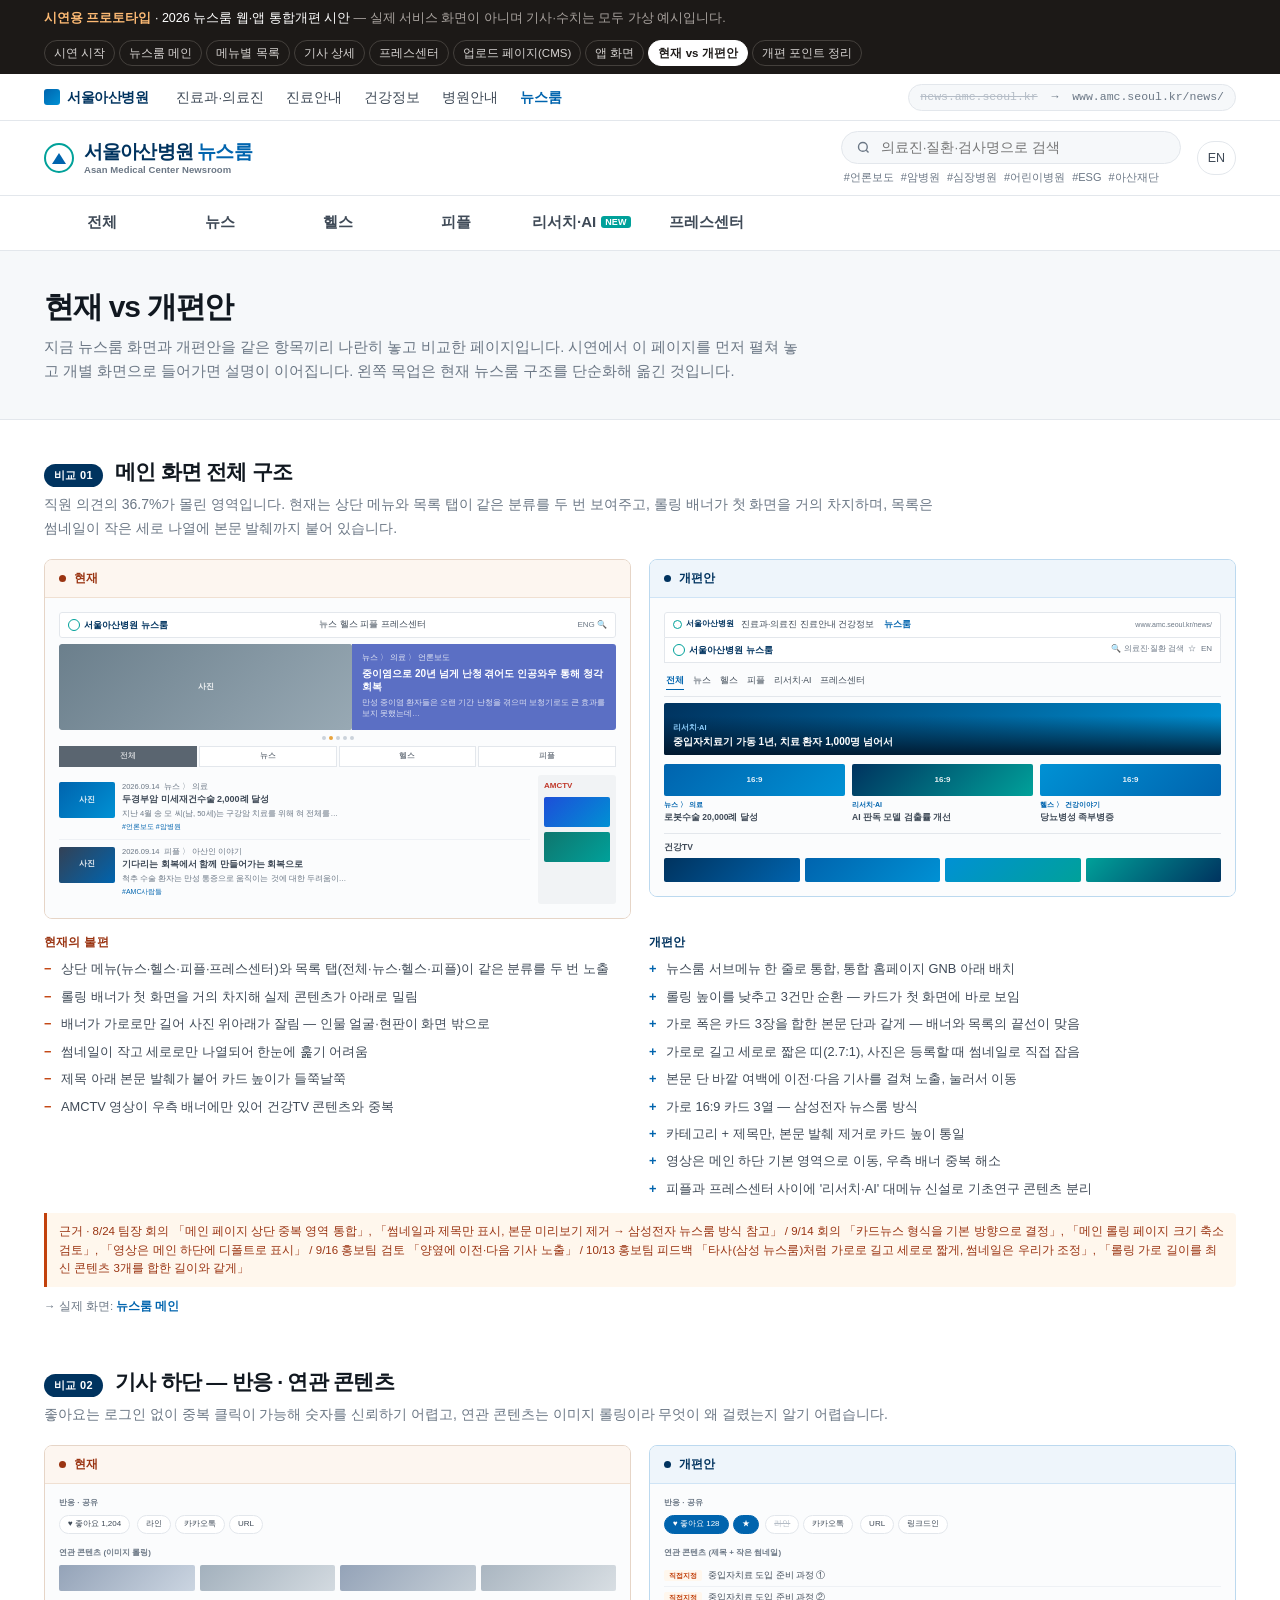
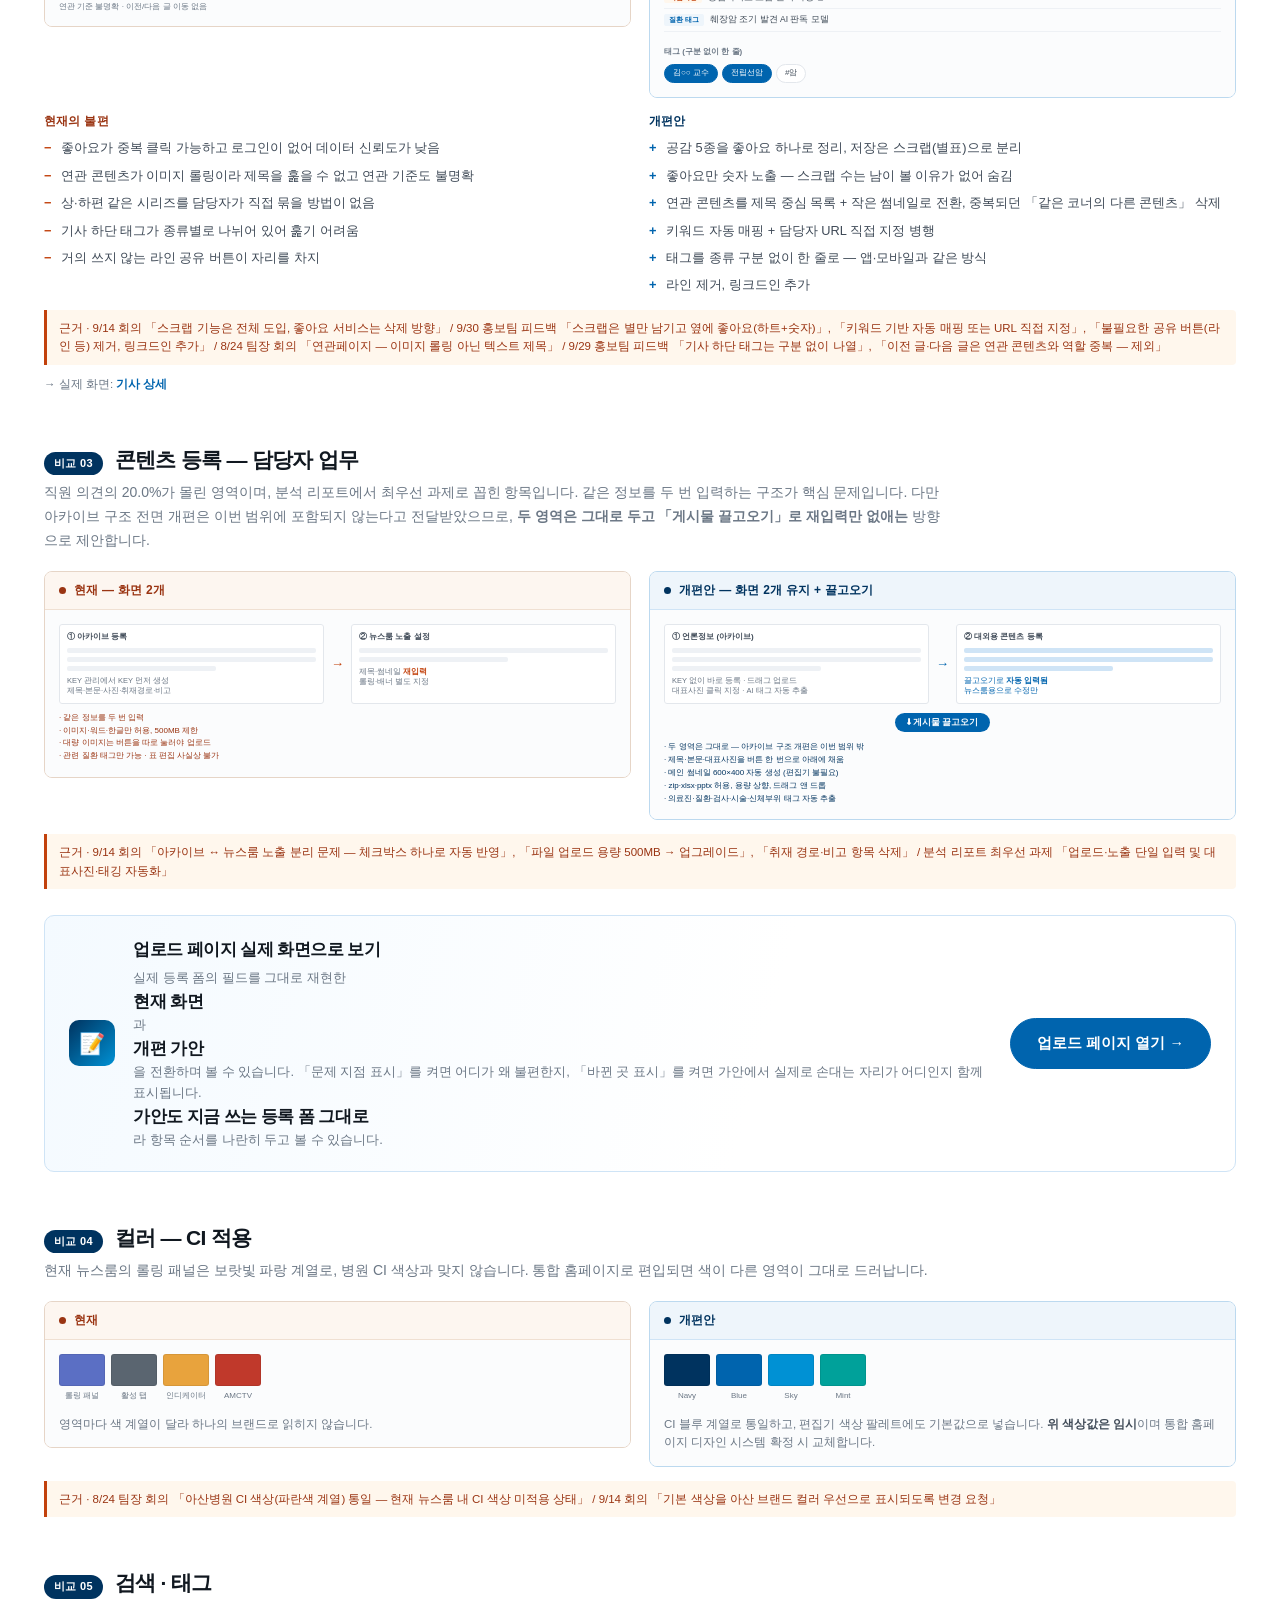
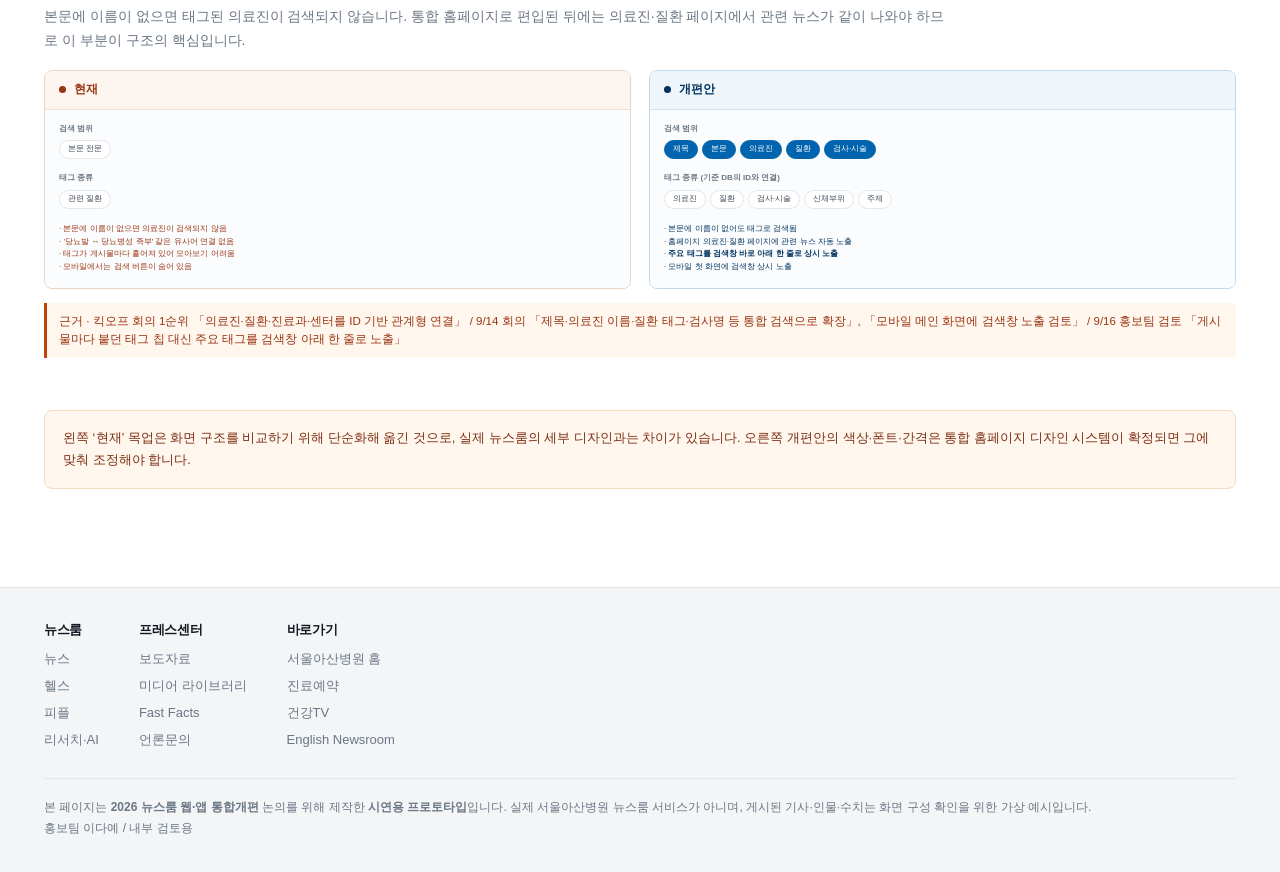
<file: compare.html>
﻿<!DOCTYPE html>
<html lang="ko">
<head>
<meta charset="utf-8">
<meta name="viewport" content="width=device-width, initial-scale=1">
<title>현재 vs 개편안 | 서울아산병원 뉴스룸 시연용</title>
<meta name="robots" content="noindex, nofollow">
<link rel="stylesheet" href="assets/css/main.css?v=52">
<style>
  .cmp{margin-bottom:52px}
  .cmp-h{display:flex;align-items:baseline;gap:12px;flex-wrap:wrap;margin-bottom:6px}
  .cmp-h .n{font-size:11px;font-weight:800;color:#fff;background:var(--amc-navy);
    border-radius:999px;padding:3px 10px;letter-spacing:.03em}
  .cmp-h h2{font-size:21px;letter-spacing:-.035em}
  .cmp-lead{font-size:14px;color:var(--ink-3);line-height:1.7;margin-bottom:18px;max-width:900px}

  .pair{display:grid;grid-template-columns:1fr 1fr;gap:18px;align-items:start}
  @media (max-width:860px){.pair{grid-template-columns:1fr}}
  .side{border:1px solid var(--line);border-radius:8px;overflow:hidden;background:#fff}
  .side.now{border-color:#e6d5c7}
  .side.next{border-color:#bcd9ef}
  .side-h{padding:9px 14px;font-size:12px;font-weight:800;letter-spacing:.02em;display:flex;gap:8px;align-items:center}
  .side.now .side-h{background:#fdf6f0;color:#9a3412;border-bottom:1px solid #f0e0d2}
  .side.next .side-h{background:#eef5fb;color:var(--amc-navy);border-bottom:1px solid #cfe4f6}
  .side-h .dot{width:7px;height:7px;border-radius:50%;background:currentColor;flex:none}
  .side-b{padding:14px;background:#fbfcfd}

  .pts{margin-top:16px;display:grid;grid-template-columns:1fr 1fr;gap:18px}
  @media (max-width:860px){.pts{grid-template-columns:1fr}}
  .pts ul{display:grid;gap:7px}
  .pts li{font-size:12.8px;line-height:1.6;padding-left:17px;position:relative;color:var(--ink-2)}
  .pts li::before{position:absolute;left:0;top:0;font-weight:800}
  .pts .bad li::before{content:"−";color:#c2410c}
  .pts .good li::before{content:"+";color:var(--amc-blue)}
  .pts h4{font-size:12px;font-weight:800;margin-bottom:9px;letter-spacing:.02em}
  .pts .bad h4{color:#9a3412}
  .pts .good h4{color:var(--amc-navy)}

  /* ---------- 미니 목업 공통 ---------- */
  .mk{font-size:10px;line-height:1.35;color:var(--ink-2);user-select:none}
  .mk .bar{background:#fff;border:1px solid var(--line);border-radius:3px;padding:6px 8px;
    display:flex;align-items:center;gap:7px}
  .mk .logo{display:flex;align-items:center;gap:4px;font-weight:800;font-size:9px;color:var(--amc-navy)}
  .mk .logo i{width:12px;height:12px;border-radius:50%;border:1.5px solid var(--amc-mint);flex:none}
  .mk .menu{display:flex;gap:10px;font-size:8.5px;color:var(--ink-2);margin-inline:auto}
  .mk .menu b{color:var(--amc-blue)}
  .mk .util{font-size:8px;color:var(--ink-3)}
  .mk .img{border-radius:2px;background:linear-gradient(135deg,var(--m1,#0064ae),var(--m2,#0091d4));
    display:grid;place-items:center;color:rgba(255,255,255,.9);font-size:8px;font-weight:700}

  /* 현재 메인 */
  .mk-now-hero{display:grid;grid-template-columns:1fr .9fr;height:86px;margin-top:6px;border-radius:3px;overflow:hidden}
  .mk-now-hero .cap{background:#5b6fc4;color:#fff;padding:9px 10px}
  .mk-now-hero .cap .c{font-size:7.5px;opacity:.85}
  .mk-now-hero .cap .t{font-size:10px;font-weight:800;margin-top:4px;line-height:1.3}
  .mk-now-hero .cap .x{font-size:7.5px;opacity:.8;margin-top:5px;line-height:1.45}
  .mk .dots{display:flex;gap:3px;justify-content:center;margin:6px 0}
  .mk .dots i{width:4px;height:4px;border-radius:50%;background:#cbd3db}
  .mk .dots i.on{background:#e8a33d}
  .mk .tabs{display:grid;grid-template-columns:repeat(4,1fr);gap:2px;margin-top:4px}
  .mk .tabs span{border:1px solid var(--line);text-align:center;font-size:8px;padding:4px 0;background:#fff}
  .mk .tabs span.on{background:#5a6570;color:#fff;border-color:#5a6570}
  .mk-now-body{display:grid;grid-template-columns:1fr 78px;gap:8px;margin-top:8px}
  .mk-row{display:grid;grid-template-columns:56px 1fr;gap:7px;padding:7px 0;border-bottom:1px solid var(--line-2)}
  .mk-row .img{height:36px}
  .mk-row .c{font-size:7.5px;color:var(--ink-3)}
  .mk-row .t{font-size:9px;font-weight:700;margin-top:2px;line-height:1.3}
  .mk-row .x{font-size:7.5px;color:var(--ink-3);margin-top:3px;line-height:1.4}
  .mk-row .tg{font-size:7px;color:var(--amc-blue);margin-top:3px}
  .mk-side{background:#f1f3f5;border-radius:3px;padding:6px}
  .mk-side .h{font-size:8px;font-weight:800;color:#c0392b;margin-bottom:5px}
  .mk-side .v{height:30px;border-radius:2px;margin-bottom:5px}

  /* 개편안 메인 */
  .mk-next-hero{height:52px;margin-top:6px;border-radius:3px;position:relative;overflow:hidden}
  .mk-next-hero .cap{position:absolute;inset:auto 0 0 0;padding:7px 9px;color:#fff;
    background:linear-gradient(to top,rgba(0,20,40,.9),transparent)}
  .mk-next-hero .cap .c{font-size:7.5px;color:#8fd0ff}
  .mk-next-hero .cap .t{font-size:10px;font-weight:800;margin-top:2px}
  .mk .subnav{display:flex;gap:9px;font-size:8.5px;padding:6px 2px;border-bottom:1px solid var(--line);margin-top:6px}
  .mk .subnav b{color:var(--amc-blue);border-bottom:1.5px solid var(--amc-blue);padding-bottom:3px}
  .mk .subnav .nw{color:var(--amc-mint);font-weight:800}
  .mk-cards{display:grid;grid-template-columns:repeat(3,1fr);gap:7px;margin-top:9px}
  .mk-cards .img{height:32px}
  .mk-cards .c{font-size:7px;color:var(--amc-blue);font-weight:700;margin-top:4px}
  .mk-cards .t{font-size:8.5px;font-weight:700;margin-top:2px;line-height:1.3}
  .mk-tv{margin-top:10px;border-top:1px solid var(--line);padding-top:8px}
  .mk-tv .h{font-size:8.5px;font-weight:800;margin-bottom:5px}
  .mk-tv .g{display:grid;grid-template-columns:repeat(4,1fr);gap:5px}
  .mk-tv .img{height:24px}

  /* 기사 하단 */
  .mk-art{display:grid;gap:6px}
  .mk-art .lbl{font-size:8px;color:var(--ink-3);font-weight:700}
  .mk-chip{display:inline-block;border:1px solid var(--line);border-radius:999px;
    padding:3px 8px;font-size:8px;background:#fff;margin-right:4px}
  .mk-chip.off{text-decoration:line-through;color:#b4bcc6}
  .mk-chip.on{background:var(--amc-blue);color:#fff;border-color:var(--amc-blue)}
  .mk-roll{display:grid;grid-template-columns:repeat(4,1fr);gap:5px}
  .mk-roll .img{height:26px}
  .mk-txt li{font-size:8.5px;padding:5px 0;border-bottom:1px solid var(--line-2);display:flex;gap:6px;align-items:center}
  .mk-txt .k{font-size:7px;font-weight:800;background:#eef5fb;color:var(--amc-blue);padding:1px 5px;border-radius:2px;flex:none}
  .mk-txt .k.m{background:#fff7ed;color:#c2410c}

  /* CMS */
  .mk-screens{display:flex;gap:7px}
  .mk-scr{flex:1;border:1px solid var(--line);border-radius:3px;background:#fff;padding:7px}
  .mk-scr .h{font-size:8px;font-weight:800;margin-bottom:5px;color:var(--ink-2)}
  .mk-scr .ln{height:5px;background:var(--line-2);border-radius:2px;margin-bottom:4px}
  .mk-scr .ln.s{width:60%}
  .mk-arrow{align-self:center;font-size:13px;color:#c2410c;font-weight:800}
  .mk-ck{display:flex;gap:5px;align-items:center;font-size:8px;margin-bottom:4px}
  .mk-ck i{width:9px;height:9px;border-radius:2px;background:var(--amc-blue);flex:none}
  .mk-ck i.off{background:#fff;border:1px solid var(--line)}

  /* 컬러 */
  .mk-sw{display:flex;gap:6px;flex-wrap:wrap}
  .mk-sw div{text-align:center;font-size:8px;color:var(--ink-3)}
  .mk-sw i{display:block;width:46px;height:32px;border-radius:3px;margin-bottom:4px;border:1px solid rgba(0,0,0,.08)}

  .note{font-size:11.5px;color:var(--ink-3);margin-top:10px;line-height:1.65}
  .srcline{font-size:11.5px;color:#9a3412;background:#fff7ed;border-left:3px solid var(--demo);
    border-radius:0 4px 4px 0;padding:9px 12px;margin-top:14px;line-height:1.6}
</style>
</head>
<body>

<div id="site-top"></div>

<div class="pagehead">
  <div class="wrap">
    <h1>현재 vs 개편안</h1>
    <p>지금 뉴스룸 화면과 개편안을 같은 항목끼리 나란히 놓고 비교한 페이지입니다. 시연에서 이 페이지를 먼저 펼쳐 놓고 개별 화면으로 들어가면 설명이 이어집니다. 왼쪽 목업은 현재 뉴스룸 구조를 단순화해 옮긴 것입니다.</p>
  </div>
</div>

<div class="wrap" style="padding-block:38px">

  <!-- 1. 메인 화면 -->
  <section class="cmp">
    <div class="cmp-h"><span class="n">비교 01</span><h2>메인 화면 전체 구조</h2></div>
    <p class="cmp-lead">직원 의견의 36.7%가 몰린 영역입니다. 현재는 상단 메뉴와 목록 탭이 같은 분류를 두 번 보여주고, 롤링 배너가 첫 화면을 거의 차지하며, 목록은 썸네일이 작은 세로 나열에 본문 발췌까지 붙어 있습니다.</p>

    <div class="pair">
      <div class="side now">
        <div class="side-h"><span class="dot"></span>현재</div>
        <div class="side-b">
          <div class="mk">
            <div class="bar">
              <span class="logo"><i></i>서울아산병원 뉴스룸</span>
              <span class="menu">뉴스 헬스 피플 프레스센터</span>
              <span class="util">ENG 🔍</span>
            </div>
            <div class="mk-now-hero">
              <div class="img" style="--m1:#6b7f8c;--m2:#98a9b4">사진</div>
              <div class="cap">
                <div class="c">뉴스 〉 의료 〉 언론보도</div>
                <div class="t">중이염으로 20년 넘게 난청 겪어도 인공와우 통해 청각 회복</div>
                <div class="x">만성 중이염 환자들은 오랜 기간 난청을 겪으며 보청기로도 큰 효과를 보지 못했는데…</div>
              </div>
            </div>
            <div class="dots"><i></i><i class="on"></i><i></i><i></i><i></i></div>
            <div class="tabs"><span class="on">전체</span><span>뉴스</span><span>헬스</span><span>피플</span></div>
            <div class="mk-now-body">
              <div>
                <div class="mk-row">
                  <div class="img" style="--m1:#0064ae;--m2:#0091d4">사진</div>
                  <div><div class="c">2026.09.14 &nbsp;뉴스 〉 의료</div>
                    <div class="t">두경부암 미세재건수술 2,000례 달성</div>
                    <div class="x">지난 4월 송 모 씨(남, 50세)는 구강암 치료를 위해 혀 전체를…</div>
                    <div class="tg">#언론보도 #암병원</div></div>
                </div>
                <div class="mk-row" style="border:0">
                  <div class="img" style="--m1:#334155;--m2:#0064ae">사진</div>
                  <div><div class="c">2026.09.14 &nbsp;피플 〉 아산인 이야기</div>
                    <div class="t">기다리는 회복에서 함께 만들어가는 회복으로</div>
                    <div class="x">척추 수술 환자는 만성 통증으로 움직이는 것에 대한 두려움이…</div>
                    <div class="tg">#AMC사람들</div></div>
                </div>
              </div>
              <div class="mk-side">
                <div class="h">AMCTV</div>
                <div class="v img" style="--m1:#1d4ed8;--m2:#0091d4"></div>
                <div class="v img" style="--m1:#0f766e;--m2:#00a19a"></div>
              </div>
            </div>
          </div>
        </div>
      </div>

      <div class="side next">
        <div class="side-h"><span class="dot"></span>개편안</div>
        <div class="side-b">
          <div class="mk">
            <div class="bar" style="border-radius:3px 3px 0 0">
              <span class="logo" style="font-size:8px"><i style="width:9px;height:9px"></i>서울아산병원</span>
              <span class="menu" style="margin-inline:0 auto">진료과·의료진 진료안내 건강정보 <b>뉴스룸</b></span>
              <span class="util" style="font-size:7px">www.amc.seoul.kr/news/</span>
            </div>
            <div class="bar" style="border-top:0;border-radius:0">
              <span class="logo"><i></i>서울아산병원 뉴스룸</span>
              <span class="util" style="margin-left:auto">🔍 의료진·질환 검색 &nbsp;☆ &nbsp;EN</span>
            </div>
            <div class="subnav"><b>전체</b><span>뉴스</span><span>헬스</span><span>피플</span><span>리서치·AI</span><span>프레스센터</span></div>
            <div class="mk-next-hero img" style="--m1:#00335f;--m2:#0091d4">
              <div class="cap"><div class="c">리서치·AI</div>
                <div class="t">중입자치료기 가동 1년, 치료 환자 1,000명 넘어서</div></div>
            </div>
            <div class="mk-cards">
              <div><div class="img" style="--m1:#0064ae;--m2:#0091d4">16:9</div>
                <div class="c">뉴스 〉 의료</div><div class="t">로봇수술 20,000례 달성</div></div>
              <div><div class="img" style="--m1:#00335f;--m2:#00a19a">16:9</div>
                <div class="c">리서치·AI</div><div class="t">AI 판독 모델 검출률 개선</div></div>
              <div><div class="img" style="--m1:#0091d4;--m2:#0064ae">16:9</div>
                <div class="c">헬스 〉 건강이야기</div><div class="t">당뇨병성 족부병증</div></div>
            </div>
            <div class="mk-tv">
              <div class="h">건강TV</div>
              <div class="g">
                <div class="img" style="--m1:#00335f;--m2:#0064ae"></div>
                <div class="img" style="--m1:#0064ae;--m2:#0091d4"></div>
                <div class="img" style="--m1:#0091d4;--m2:#00a19a"></div>
                <div class="img" style="--m1:#00a19a;--m2:#00335f"></div>
              </div>
            </div>
          </div>
        </div>
      </div>
    </div>

    <div class="pts">
      <div class="bad"><h4>현재의 불편</h4><ul>
        <li>상단 메뉴(뉴스·헬스·피플·프레스센터)와 목록 탭(전체·뉴스·헬스·피플)이 같은 분류를 두 번 노출</li>
        <li>롤링 배너가 첫 화면을 거의 차지해 실제 콘텐츠가 아래로 밀림</li>
        <li>배너가 가로로만 길어 사진 위아래가 잘림 — 인물 얼굴·현판이 화면 밖으로</li>
        <li>썸네일이 작고 세로로만 나열되어 한눈에 훑기 어려움</li>
        <li>제목 아래 본문 발췌가 붙어 카드 높이가 들쭉날쭉</li>
        <li>AMCTV 영상이 우측 배너에만 있어 건강TV 콘텐츠와 중복</li>
      </ul></div>
      <div class="good"><h4>개편안</h4><ul>
        <li>뉴스룸 서브메뉴 한 줄로 통합, 통합 홈페이지 GNB 아래 배치</li>
        <li>롤링 높이를 낮추고 3건만 순환 — 카드가 첫 화면에 바로 보임</li>
        <li>가로 폭은 카드 3장을 합한 본문 단과 같게 — 배너와 목록의 끝선이 맞음</li>
        <li>가로로 길고 세로로 짧은 띠(2.7:1), 사진은 등록할 때 썸네일로 직접 잡음</li>
        <li>본문 단 바깥 여백에 이전·다음 기사를 걸쳐 노출, 눌러서 이동</li>
        <li>가로 16:9 카드 3열 — 삼성전자 뉴스룸 방식</li>
        <li>카테고리 + 제목만, 본문 발췌 제거로 카드 높이 통일</li>
        <li>영상은 메인 하단 기본 영역으로 이동, 우측 배너 중복 해소</li>
        <li>피플과 프레스센터 사이에 '리서치·AI' 대메뉴 신설로 기초연구 콘텐츠 분리</li>
      </ul></div>
    </div>

    <div class="srcline">근거 · 8/24 팀장 회의 「메인 페이지 상단 중복 영역 통합」, 「썸네일과 제목만 표시, 본문 미리보기 제거 → 삼성전자 뉴스룸 방식 참고」 / 9/14 회의 「카드뉴스 형식을 기본 방향으로 결정」, 「메인 롤링 페이지 크기 축소 검토」, 「영상은 메인 하단에 디폴트로 표시」 / 9/16 홍보팀 검토 「양옆에 이전·다음 기사 노출」 / 10/13 홍보팀 피드백 「타사(삼성 뉴스룸)처럼 가로로 길고 세로로 짧게, 썸네일은 우리가 조정」, 「롤링 가로 길이를 최신 콘텐츠 3개를 합한 길이와 같게」</div>
    <div class="note">→ 실제 화면: <a href="index.html" style="color:var(--amc-blue);font-weight:700">뉴스룸 메인</a></div>
  </section>

  <!-- 2. 기사 하단 -->
  <section class="cmp">
    <div class="cmp-h"><span class="n">비교 02</span><h2>기사 하단 — 반응 · 연관 콘텐츠</h2></div>
    <p class="cmp-lead">좋아요는 로그인 없이 중복 클릭이 가능해 숫자를 신뢰하기 어렵고, 연관 콘텐츠는 이미지 롤링이라 무엇이 왜 걸렸는지 알기 어렵습니다.</p>

    <div class="pair">
      <div class="side now">
        <div class="side-h"><span class="dot"></span>현재</div>
        <div class="side-b">
          <div class="mk mk-art">
            <div class="lbl">반응 · 공유</div>
            <div>
              <span class="mk-chip">♥ 좋아요 1,204</span>
              <span class="mk-chip">라인</span><span class="mk-chip">카카오톡</span><span class="mk-chip">URL</span>
            </div>
            <div class="lbl" style="margin-top:8px">연관 콘텐츠 (이미지 롤링)</div>
            <div class="mk-roll">
              <div class="img" style="--m1:#94a3b8;--m2:#cbd5e1"></div>
              <div class="img" style="--m1:#a3b1bd;--m2:#d3dae0"></div>
              <div class="img" style="--m1:#94a3b8;--m2:#c5ced6"></div>
              <div class="img" style="--m1:#aab6c1;--m2:#d8dee3"></div>
            </div>
            <div style="font-size:8px;color:var(--ink-3);margin-top:5px">연관 기준 불명확 · 이전/다음 글 이동 없음</div>
          </div>
        </div>
      </div>

      <div class="side next">
        <div class="side-h"><span class="dot"></span>개편안</div>
        <div class="side-b">
          <div class="mk mk-art">
            <div class="lbl">반응 · 공유</div>
            <div>
              <span class="mk-chip on">♥ 좋아요 128</span><span class="mk-chip on">★</span>
              <span class="mk-chip off">라인</span><span class="mk-chip">카카오톡</span>
              <span class="mk-chip">URL</span><span class="mk-chip">링크드인</span>
            </div>
            <div class="lbl" style="margin-top:8px">연관 콘텐츠 (제목 + 작은 썸네일)</div>
            <ul class="mk-txt">
              <li><span class="k m">직접지정</span>중입자치료 도입 준비 과정 ①</li>
              <li><span class="k m">직접지정</span>중입자치료 도입 준비 과정 ②</li>
              <li><span class="k">질환 태그</span>췌장암 조기 발견 AI 판독 모델</li>
            </ul>
            <div class="mk-art" style="margin-top:9px">
              <div class="lbl">태그 (구분 없이 한 줄)</div>
              <div><span class="mk-chip on">김○○ 교수</span><span class="mk-chip on">전립선암</span><span class="mk-chip">#암</span></div>
            </div>
          </div>
        </div>
      </div>
    </div>

    <div class="pts">
      <div class="bad"><h4>현재의 불편</h4><ul>
        <li>좋아요가 중복 클릭 가능하고 로그인이 없어 데이터 신뢰도가 낮음</li>
        <li>연관 콘텐츠가 이미지 롤링이라 제목을 훑을 수 없고 연관 기준도 불명확</li>
        <li>상·하편 같은 시리즈를 담당자가 직접 묶을 방법이 없음</li>
        <li>기사 하단 태그가 종류별로 나뉘어 있어 훑기 어려움</li>
        <li>거의 쓰지 않는 라인 공유 버튼이 자리를 차지</li>
      </ul></div>
      <div class="good"><h4>개편안</h4><ul>
        <li>공감 5종을 좋아요 하나로 정리, 저장은 스크랩(별표)으로 분리</li>
        <li>좋아요만 숫자 노출 — 스크랩 수는 남이 볼 이유가 없어 숨김</li>
        <li>연관 콘텐츠를 제목 중심 목록 + 작은 썸네일로 전환, 중복되던 「같은 코너의 다른 콘텐츠」 삭제</li>
        <li>키워드 자동 매핑 + 담당자 URL 직접 지정 병행</li>
        <li>태그를 종류 구분 없이 한 줄로 — 앱·모바일과 같은 방식</li>
        <li>라인 제거, 링크드인 추가</li>
      </ul></div>
    </div>

    <div class="srcline">근거 · 9/14 회의 「스크랩 기능은 전체 도입, 좋아요 서비스는 삭제 방향」 / 9/30 홍보팀 피드백 「스크랩은 별만 남기고 옆에 좋아요(하트+숫자)」, 「키워드 기반 자동 매핑 또는 URL 직접 지정」, 「불필요한 공유 버튼(라인 등) 제거, 링크드인 추가」 / 8/24 팀장 회의 「연관페이지 — 이미지 롤링 아닌 텍스트 제목」 / 9/29 홍보팀 피드백 「기사 하단 태그는 구분 없이 나열」, 「이전 글·다음 글은 연관 콘텐츠와 역할 중복 — 제외」</div>
    <div class="note">→ 실제 화면: <a href="article.html" style="color:var(--amc-blue);font-weight:700">기사 상세</a></div>
  </section>

  <!-- 3. 등록 화면 -->
  <section class="cmp">
    <div class="cmp-h"><span class="n">비교 03</span><h2>콘텐츠 등록 — 담당자 업무</h2></div>
    <p class="cmp-lead">직원 의견의 20.0%가 몰린 영역이며, 분석 리포트에서 최우선 과제로 꼽힌 항목입니다. 같은 정보를 두 번 입력하는 구조가 핵심 문제입니다.
      다만 아카이브 구조 전면 개편은 이번 범위에 포함되지 않는다고 전달받았으므로, <b>두 영역은 그대로 두고 「게시물 끌고오기」로 재입력만 없애는</b> 방향으로 제안합니다.</p>

    <div class="pair">
      <div class="side now">
        <div class="side-h"><span class="dot"></span>현재 — 화면 2개</div>
        <div class="side-b">
          <div class="mk">
            <div class="mk-screens">
              <div class="mk-scr">
                <div class="h">① 아카이브 등록</div>
                <div class="ln"></div><div class="ln"></div><div class="ln s"></div>
                <div style="font-size:7.5px;color:var(--ink-3);margin-top:5px">KEY 관리에서 KEY 먼저 생성<br>제목·본문·사진·취재경로·비고</div>
              </div>
              <div class="mk-arrow">→</div>
              <div class="mk-scr">
                <div class="h">② 뉴스룸 노출 설정</div>
                <div class="ln"></div><div class="ln s"></div>
                <div style="font-size:7.5px;color:var(--ink-3);margin-top:5px">제목·썸네일 <b style="color:#c2410c">재입력</b><br>롤링·배너 별도 지정</div>
              </div>
            </div>
            <div style="font-size:8px;color:#9a3412;margin-top:8px;line-height:1.6">
              · 같은 정보를 두 번 입력<br>
              · 이미지·워드·한글만 허용, 500MB 제한<br>
              · 대량 이미지는 버튼을 따로 눌러야 업로드<br>
              · 관련 질환 태그만 가능 · 표 편집 사실상 불가
            </div>
          </div>
        </div>
      </div>

      <div class="side next">
        <div class="side-h"><span class="dot"></span>개편안 — 화면 2개 유지 + 끌고오기</div>
        <div class="side-b">
          <div class="mk">
            <div class="mk-screens">
              <div class="mk-scr">
                <div class="h">① 언론정보 (아카이브)</div>
                <div class="ln"></div><div class="ln"></div><div class="ln s"></div>
                <div style="font-size:7.5px;color:var(--ink-3);margin-top:5px">KEY 없이 바로 등록 · 드래그 업로드<br>대표사진 클릭 지정 · AI 태그 자동 추출</div>
              </div>
              <div class="mk-arrow" style="color:var(--amc-blue)">→</div>
              <div class="mk-scr">
                <div class="h">② 대외용 콘텐츠 등록</div>
                <div class="ln" style="background:#cfe4f6"></div>
                <div class="ln" style="background:#cfe4f6"></div>
                <div class="ln s" style="background:#cfe4f6"></div>
                <div style="font-size:7.5px;color:var(--amc-blue);margin-top:5px">끌고오기로 <b>자동 입력됨</b><br>뉴스룸용으로 수정만</div>
              </div>
            </div>
            <div style="text-align:center;margin-top:9px">
              <span style="display:inline-block;background:var(--amc-blue);color:#fff;font-size:8.5px;
                           font-weight:800;border-radius:999px;padding:4px 12px">⬇ 게시물 끌고오기</span>
            </div>
            <div style="font-size:8px;color:var(--amc-navy);margin-top:9px;line-height:1.6">
              · 두 영역은 그대로 — 아카이브 구조 개편은 이번 범위 밖<br>
              · 제목·본문·대표사진을 버튼 한 번으로 아래에 채움<br>
              · 메인 썸네일 600×400 자동 생성 (편집기 불필요)<br>
              · zip·xlsx·pptx 허용, 용량 상향, 드래그 앤 드롭<br>
              · 의료진·질환·검사·시술·신체부위 태그 자동 추출
            </div>
          </div>
        </div>
      </div>
    </div>

    <div class="srcline">근거 · 9/14 회의 「아카이브 ↔ 뉴스룸 노출 분리 문제 — 체크박스 하나로 자동 반영」, 「파일 업로드 용량 500MB → 업그레이드」, 「취재 경로·비고 항목 삭제」 / 분석 리포트 최우선 과제 「업로드·노출 단일 입력 및 대표사진·태깅 자동화」</div>
    <a class="cta-cms" href="admin.html">
      <span class="ic">📝</span>
      <span class="tx">
        <b>업로드 페이지 실제 화면으로 보기</b>
        <span>실제 등록 폼의 필드를 그대로 재현한 <b>현재 화면</b>과 <b>개편 가안</b>을 전환하며 볼 수 있습니다. 「문제 지점 표시」를 켜면 어디가 왜 불편한지, 「바뀐 곳 표시」를 켜면 가안에서 실제로 손대는 자리가 어디인지 함께 표시됩니다. <b>가안도 지금 쓰는 등록 폼 그대로</b>라 항목 순서를 나란히 두고 볼 수 있습니다.</span>
      </span>
      <span class="go">업로드 페이지 열기 →</span>
    </a>
  </section>

  <!-- 4. 컬러 -->
  <section class="cmp">
    <div class="cmp-h"><span class="n">비교 04</span><h2>컬러 — CI 적용</h2></div>
    <p class="cmp-lead">현재 뉴스룸의 롤링 패널은 보랏빛 파랑 계열로, 병원 CI 색상과 맞지 않습니다. 통합 홈페이지로 편입되면 색이 다른 영역이 그대로 드러납니다.</p>

    <div class="pair">
      <div class="side now">
        <div class="side-h"><span class="dot"></span>현재</div>
        <div class="side-b">
          <div class="mk-sw">
            <div><i style="background:#5b6fc4"></i>롤링 패널</div>
            <div><i style="background:#5a6570"></i>활성 탭</div>
            <div><i style="background:#e8a33d"></i>인디케이터</div>
            <div><i style="background:#c0392b"></i>AMCTV</div>
          </div>
          <div style="font-size:11.5px;color:var(--ink-3);margin-top:12px;line-height:1.6">
            영역마다 색 계열이 달라 하나의 브랜드로 읽히지 않습니다.
          </div>
        </div>
      </div>
      <div class="side next">
        <div class="side-h"><span class="dot"></span>개편안</div>
        <div class="side-b">
          <div class="mk-sw">
            <div><i style="background:#00335f"></i>Navy</div>
            <div><i style="background:#0064ae"></i>Blue</div>
            <div><i style="background:#0091d4"></i>Sky</div>
            <div><i style="background:#00a19a"></i>Mint</div>
          </div>
          <div style="font-size:11.5px;color:var(--ink-3);margin-top:12px;line-height:1.6">
            CI 블루 계열로 통일하고, 편집기 색상 팔레트에도 기본값으로 넣습니다.
            <b style="color:var(--ink-2)">위 색상값은 임시</b>이며 통합 홈페이지 디자인 시스템 확정 시 교체합니다.
          </div>
        </div>
      </div>
    </div>

    <div class="srcline">근거 · 8/24 팀장 회의 「아산병원 CI 색상(파란색 계열) 통일 — 현재 뉴스룸 내 CI 색상 미적용 상태」 / 9/14 회의 「기본 색상을 아산 브랜드 컬러 우선으로 표시되도록 변경 요청」</div>
  </section>

  <!-- 5. 검색 -->
  <section class="cmp">
    <div class="cmp-h"><span class="n">비교 05</span><h2>검색 · 태그</h2></div>
    <p class="cmp-lead">본문에 이름이 없으면 태그된 의료진이 검색되지 않습니다. 통합 홈페이지로 편입된 뒤에는 의료진·질환 페이지에서 관련 뉴스가 같이 나와야 하므로 이 부분이 구조의 핵심입니다.</p>

    <div class="pair">
      <div class="side now">
        <div class="side-h"><span class="dot"></span>현재</div>
        <div class="side-b">
          <div class="mk mk-art">
            <div class="lbl">검색 범위</div>
            <div><span class="mk-chip">본문 전문</span></div>
            <div class="lbl" style="margin-top:8px">태그 종류</div>
            <div><span class="mk-chip">관련 질환</span></div>
            <div style="font-size:8px;color:#9a3412;margin-top:8px;line-height:1.6">
              · 본문에 이름이 없으면 의료진이 검색되지 않음<br>
              · '당뇨발 ↔ 당뇨병성 족부' 같은 유사어 연결 없음<br>
              · 태그가 게시물마다 흩어져 있어 모아보기 어려움<br>
              · 모바일에서는 검색 버튼이 숨어 있음
            </div>
          </div>
        </div>
      </div>
      <div class="side next">
        <div class="side-h"><span class="dot"></span>개편안</div>
        <div class="side-b">
          <div class="mk mk-art">
            <div class="lbl">검색 범위</div>
            <div><span class="mk-chip on">제목</span><span class="mk-chip on">본문</span><span class="mk-chip on">의료진</span><span class="mk-chip on">질환</span><span class="mk-chip on">검사·시술</span></div>
            <div class="lbl" style="margin-top:8px">태그 종류 (기준 DB의 ID와 연결)</div>
            <div><span class="mk-chip">의료진</span><span class="mk-chip">질환</span><span class="mk-chip">검사·시술</span><span class="mk-chip">신체부위</span><span class="mk-chip">주제</span></div>
            <div style="font-size:8px;color:var(--amc-navy);margin-top:8px;line-height:1.6">
              · 본문에 이름이 없어도 태그로 검색됨<br>
              · 홈페이지 의료진·질환 페이지에 관련 뉴스 자동 노출<br>
              · <b>주요 태그를 검색창 바로 아래 한 줄로 상시 노출</b><br>
              · 모바일 첫 화면에 검색창 상시 노출
            </div>
          </div>
        </div>
      </div>
    </div>

    <div class="srcline">근거 · 킥오프 회의 1순위 「의료진·질환·진료과·센터를 ID 기반 관계형 연결」 / 9/14 회의 「제목·의료진 이름·질환 태그·검사명 등 통합 검색으로 확장」, 「모바일 메인 화면에 검색창 노출 검토」 / 9/16 홍보팀 검토 「게시물마다 붙던 태그 칩 대신 주요 태그를 검색창 아래 한 줄로 노출」</div>
  </section>

  <div class="warn" style="border:1px solid #f3dcc0;background:#fff7ed;border-radius:8px;padding:16px 18px;font-size:13px;color:#7c2d12;line-height:1.75">
    왼쪽 ‘현재’ 목업은 화면 구조를 비교하기 위해 단순화해 옮긴 것으로, 실제 뉴스룸의 세부 디자인과는 차이가 있습니다.
    오른쪽 개편안의 색상·폰트·간격은 통합 홈페이지 디자인 시스템이 확정되면 그에 맞춰 조정해야 합니다.
  </div>

</div>

<div id="site-footer"></div>

<script src="assets/js/data.js?v=52"></script>
<script src="assets/js/site.js?v=52"></script>
<script>AMC.layout({ active: '' });</script>
</body>
</html>
</file>
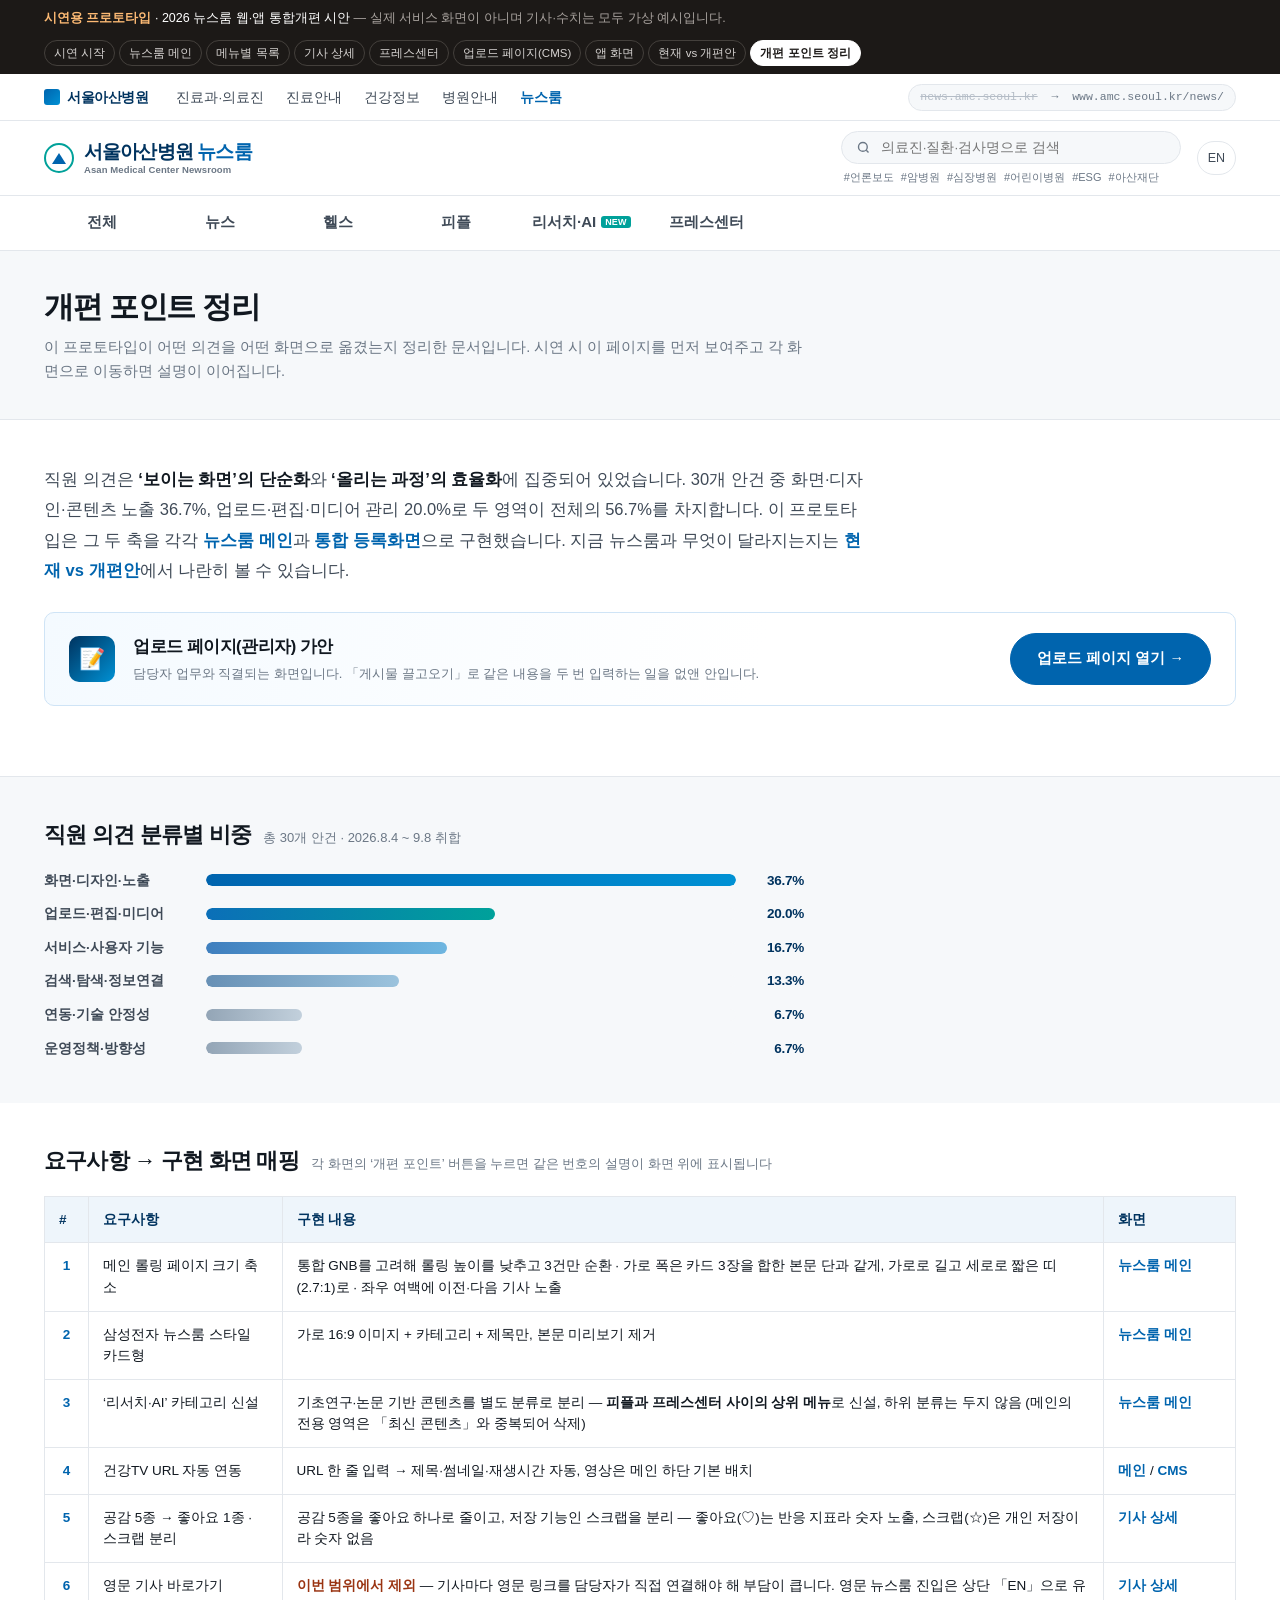
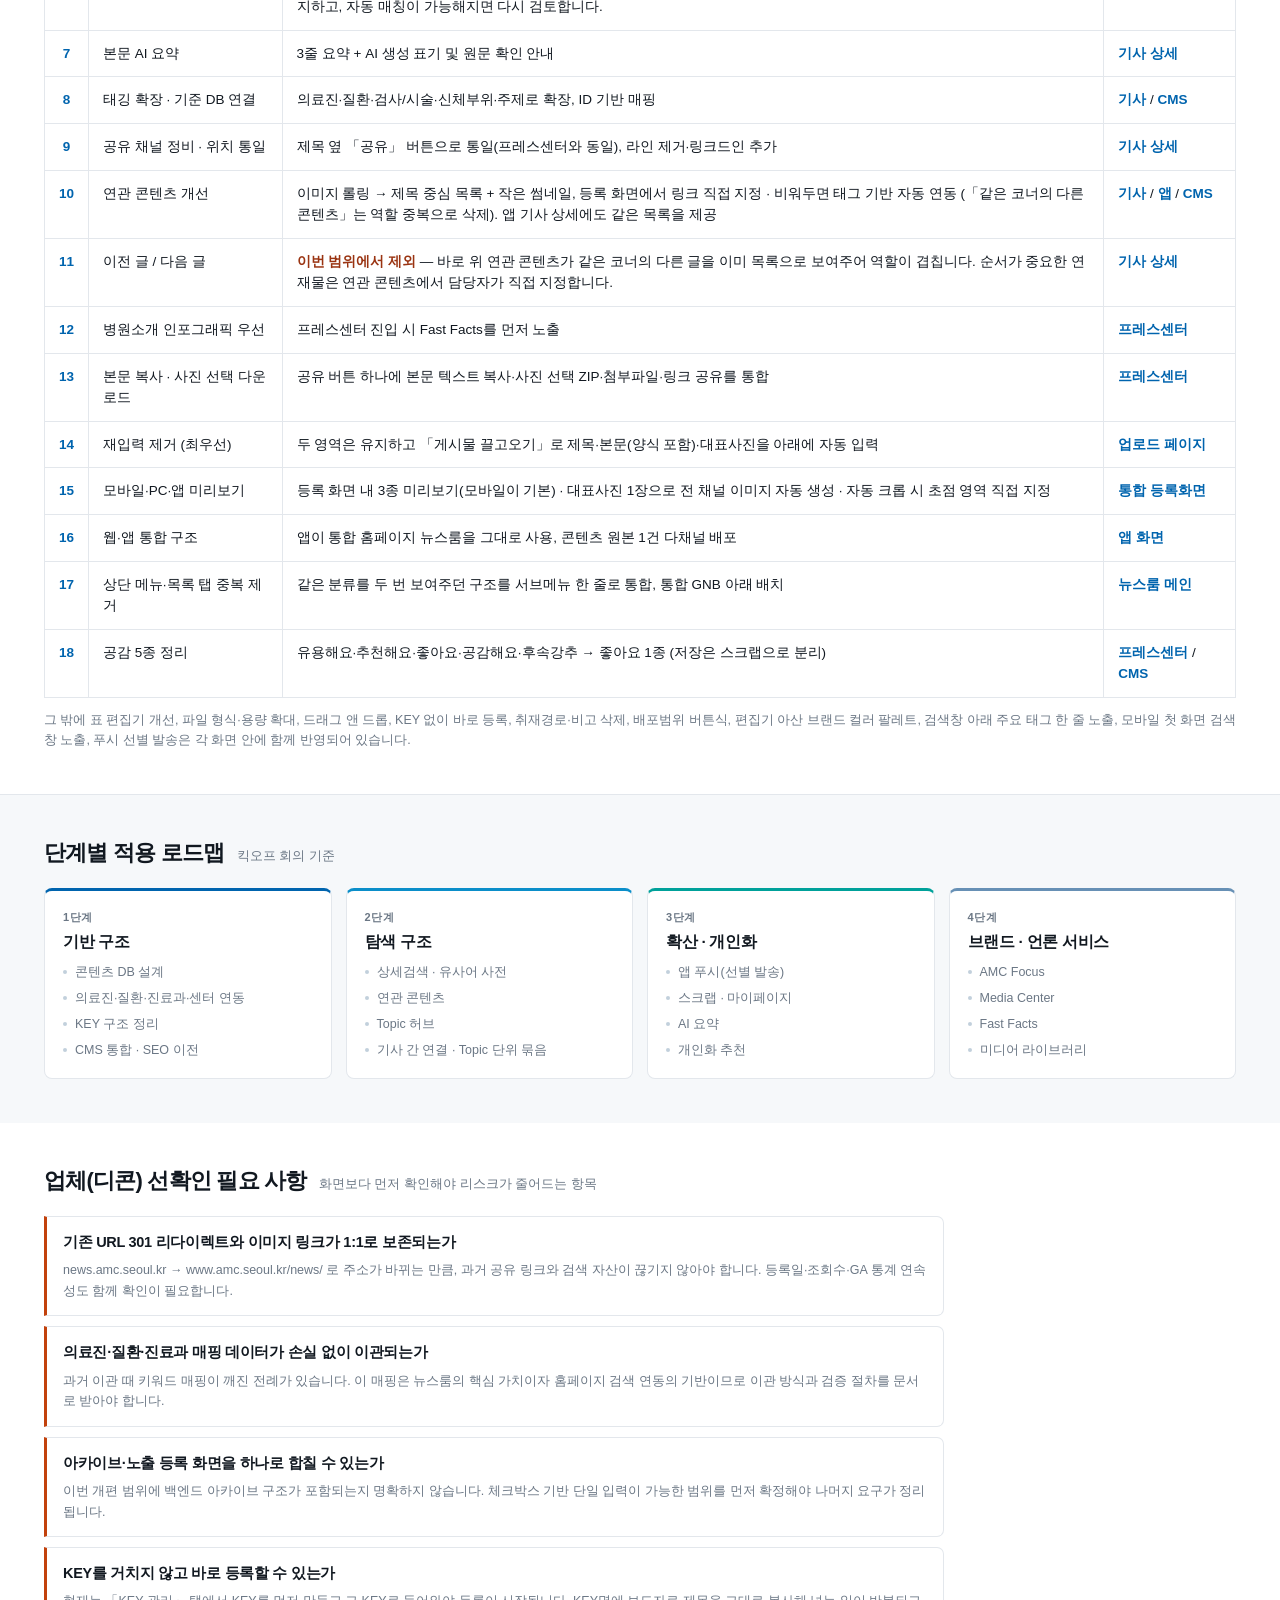
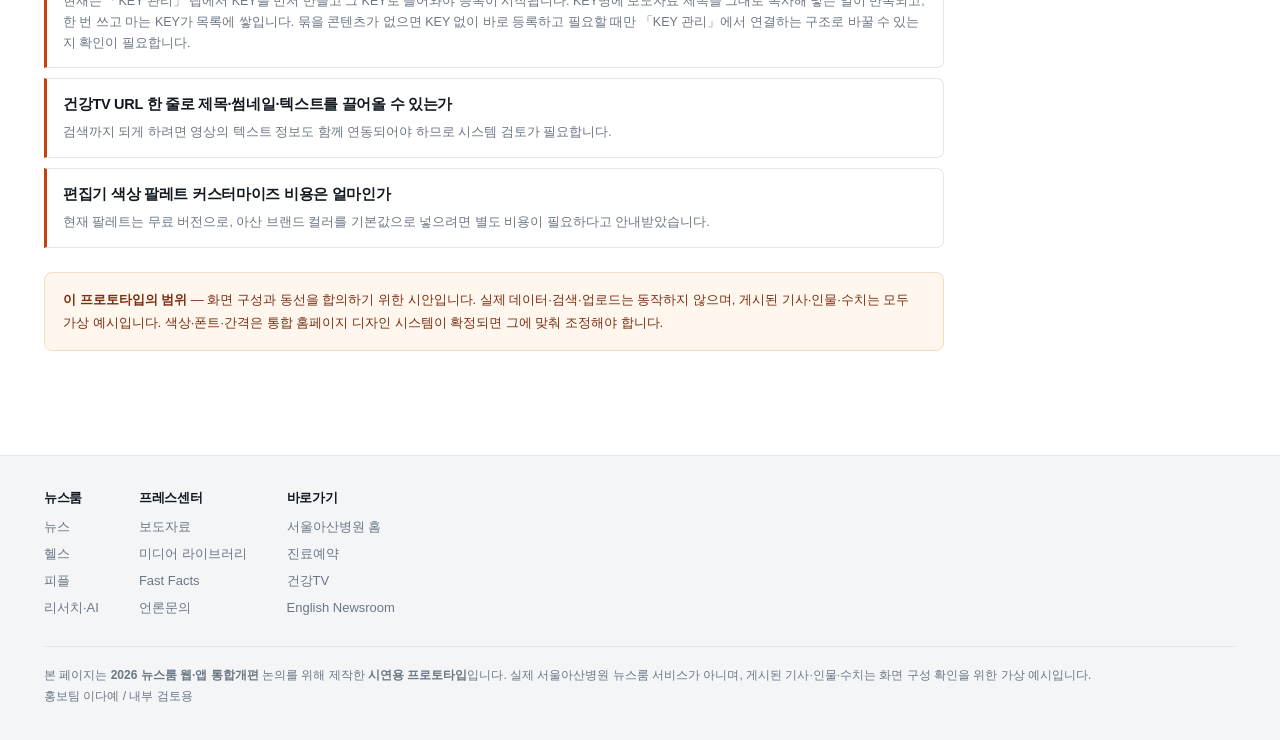
<file: guide.html>
﻿<!DOCTYPE html>
<html lang="ko">
<head>
<meta charset="utf-8">
<meta name="viewport" content="width=device-width, initial-scale=1">
<title>개편 포인트 정리 | 서울아산병원 뉴스룸 시연용</title>
<meta name="robots" content="noindex, nofollow">
<link rel="stylesheet" href="assets/css/main.css?v=52">
<style>
  .lead{font-size:16.5px;line-height:1.85;color:var(--ink-2);max-width:820px}
  .lead b{color:var(--ink)}

  /* 의견 비중 차트 */
  .bars{display:grid;gap:12px;max-width:760px}
  .bar{display:grid;grid-template-columns:150px 1fr 56px;gap:12px;align-items:center;font-size:13.5px}
  @media (max-width:640px){.bar{grid-template-columns:1fr;gap:5px}.bar .pct{text-align:left}}
  .bar .nm{color:var(--ink-2);font-weight:600}
  .bar .track{display:block;height:12px;background:var(--bg-soft);border-radius:999px;overflow:hidden}
  .bar .fill{display:block;height:100%;border-radius:999px;background:linear-gradient(90deg,var(--amc-blue),var(--amc-sky))}
  .bar.b2 .fill{background:linear-gradient(90deg,#0b6fb8,#00a19a)}
  .bar.b3 .fill{background:linear-gradient(90deg,#3f7fbe,#6fb6e0)}
  .bar.b4 .fill{background:linear-gradient(90deg,#6790b5,#9bc3dd)}
  .bar.b5 .fill,.bar.b6 .fill{background:linear-gradient(90deg,#93a5b6,#c2d0dc)}
  .bar .pct{font-weight:800;color:var(--amc-navy);text-align:right;letter-spacing:-.02em}

  .maptable{width:100%;border-collapse:collapse;font-size:13.5px;min-width:720px}
  .maptable th,.maptable td{border:1px solid var(--line);padding:12px 14px;text-align:left;vertical-align:top}
  .maptable th{background:var(--bg-tint);color:var(--amc-navy);font-weight:700;white-space:nowrap}
  .maptable td.no{text-align:center;font-weight:800;color:var(--amc-blue);width:44px}
  .maptable a{color:var(--amc-blue);font-weight:600;white-space:nowrap}
  .maptable tr:hover td{background:#fafcfe}

  .stages{display:grid;grid-template-columns:repeat(4,1fr);gap:14px}
  @media (max-width:900px){.stages{grid-template-columns:repeat(2,1fr)}}
  @media (max-width:540px){.stages{grid-template-columns:1fr}}
  .stage{border:1px solid var(--line);border-radius:8px;padding:18px;background:#fff;border-top:3px solid var(--amc-blue)}
  .stage.s2{border-top-color:#0b8ec9}.stage.s3{border-top-color:#00a19a}.stage.s4{border-top-color:#6790b5}
  .stage .lb{font-size:11px;font-weight:800;color:var(--ink-3);letter-spacing:.06em}
  .stage h4{font-size:15.5px;margin-top:6px}
  .stage ul{margin-top:10px;display:grid;gap:6px}
  .stage li{font-size:12.5px;color:var(--ink-3);padding-left:12px;position:relative;line-height:1.6}
  .stage li::before{content:"";position:absolute;left:0;top:8px;width:4px;height:4px;border-radius:50%;background:#c2d0dc}

  .checks{display:grid;gap:10px;max-width:900px}
  .check{border:1px solid var(--line);border-left:3px solid var(--demo);border-radius:0 7px 7px 0;
    padding:14px 16px;background:#fff}
  .check .q{font-size:14.5px;font-weight:700;letter-spacing:-.02em}
  .check .w{font-size:12.5px;color:var(--ink-3);margin-top:6px;line-height:1.65}

  .warn{border:1px solid #f3dcc0;background:#fff7ed;border-radius:8px;padding:16px 18px;
    font-size:13px;color:#7c2d12;line-height:1.75;max-width:900px}
</style>
</head>
<body>

<div id="site-top"></div>

<div class="pagehead">
  <div class="wrap">
    <h1>개편 포인트 정리</h1>
    <p>이 프로토타입이 어떤 의견을 어떤 화면으로 옮겼는지 정리한 문서입니다. 시연 시 이 페이지를 먼저 보여주고 각 화면으로 이동하면 설명이 이어집니다.</p>
  </div>
</div>

<section class="sec">
  <div class="wrap">
    <p class="lead">
      직원 의견은 <b>‘보이는 화면’의 단순화</b>와 <b>‘올리는 과정’의 효율화</b>에 집중되어 있었습니다.
      30개 안건 중 화면·디자인·콘텐츠 노출 36.7%, 업로드·편집·미디어 관리 20.0%로 두 영역이 전체의 56.7%를 차지합니다.
      이 프로토타입은 그 두 축을 각각 <a href="index.html" style="color:var(--amc-blue);font-weight:700">뉴스룸 메인</a>과
      <a href="admin.html" style="color:var(--amc-blue);font-weight:700">통합 등록화면</a>으로 구현했습니다.
      지금 뉴스룸과 무엇이 달라지는지는 <a href="compare.html" style="color:var(--amc-blue);font-weight:700">현재 vs 개편안</a>에서 나란히 볼 수 있습니다.
    </p>
    <a class="cta-cms" href="admin.html">
      <span class="ic">📝</span>
      <span class="tx">
        <b>업로드 페이지(관리자) 가안</b>
        <span>담당자 업무와 직결되는 화면입니다. 「게시물 끌고오기」로 같은 내용을 두 번 입력하는 일을 없앤 안입니다.</span>
      </span>
      <span class="go">업로드 페이지 열기 →</span>
    </a>
  </div>
</section>

<section class="sec" style="background:var(--bg-soft);border-top:1px solid var(--line)">
  <div class="wrap">
    <div class="sec-head"><h2>직원 의견 분류별 비중</h2><span class="desc">총 30개 안건 · 2026.8.4 ~ 9.8 취합</span></div>
    <div class="bars">
      <div class="bar"><span class="nm">화면·디자인·노출</span><span class="track"><span class="fill" style="width:100%"></span></span><span class="pct">36.7%</span></div>
      <div class="bar b2"><span class="nm">업로드·편집·미디어</span><span class="track"><span class="fill" style="width:54.5%"></span></span><span class="pct">20.0%</span></div>
      <div class="bar b3"><span class="nm">서비스·사용자 기능</span><span class="track"><span class="fill" style="width:45.5%"></span></span><span class="pct">16.7%</span></div>
      <div class="bar b4"><span class="nm">검색·탐색·정보연결</span><span class="track"><span class="fill" style="width:36.4%"></span></span><span class="pct">13.3%</span></div>
      <div class="bar b5"><span class="nm">연동·기술 안정성</span><span class="track"><span class="fill" style="width:18.2%"></span></span><span class="pct">6.7%</span></div>
      <div class="bar b6"><span class="nm">운영정책·방향성</span><span class="track"><span class="fill" style="width:18.2%"></span></span><span class="pct">6.7%</span></div>
    </div>
  </div>
</section>

<section class="sec">
  <div class="wrap">
    <div class="sec-head"><h2>요구사항 → 구현 화면 매핑</h2>
      <span class="desc">각 화면의 ‘개편 포인트’ 버튼을 누르면 같은 번호의 설명이 화면 위에 표시됩니다</span></div>
    <div class="tablewrap" style="overflow-x:auto">
      <table class="maptable">
        <thead><tr><th>#</th><th>요구사항</th><th>구현 내용</th><th>화면</th></tr></thead>
        <tbody>
          <tr><td class="no">1</td><td>메인 롤링 페이지 크기 축소</td><td>통합 GNB를 고려해 롤링 높이를 낮추고 3건만 순환 · 가로 폭은 카드 3장을 합한 본문 단과 같게, 가로로 길고 세로로 짧은 띠(2.7:1)로 · 좌우 여백에 이전·다음 기사 노출</td><td><a href="index.html">뉴스룸 메인</a></td></tr>
          <tr><td class="no">2</td><td>삼성전자 뉴스룸 스타일 카드형</td><td>가로 16:9 이미지 + 카테고리 + 제목만, 본문 미리보기 제거</td><td><a href="index.html">뉴스룸 메인</a></td></tr>
          <tr><td class="no">3</td><td>‘리서치·AI’ 카테고리 신설</td><td>기초연구·논문 기반 콘텐츠를 별도 분류로 분리 — <b>피플과 프레스센터 사이의 상위 메뉴</b>로 신설, 하위 분류는 두지 않음 (메인의 전용 영역은 「최신 콘텐츠」와 중복되어 삭제)</td><td><a href="index.html">뉴스룸 메인</a></td></tr>
          <tr><td class="no">4</td><td>건강TV URL 자동 연동</td><td>URL 한 줄 입력 → 제목·썸네일·재생시간 자동, 영상은 메인 하단 기본 배치</td><td><a href="index.html">메인</a> / <a href="admin.html">CMS</a></td></tr>
          <tr><td class="no">5</td><td>공감 5종 → 좋아요 1종 · 스크랩 분리</td><td>공감 5종을 좋아요 하나로 줄이고, 저장 기능인 스크랩을 분리 — 좋아요(♡)는 반응 지표라 숫자 노출, 스크랩(☆)은 개인 저장이라 숫자 없음</td><td><a href="article.html">기사 상세</a></td></tr>
          <tr><td class="no">6</td><td>영문 기사 바로가기</td><td><b style="color:#9a3412">이번 범위에서 제외</b> — 기사마다 영문 링크를 담당자가 직접 연결해야 해 부담이 큽니다. 영문 뉴스룸 진입은 상단 「EN」으로 유지하고, 자동 매칭이 가능해지면 다시 검토합니다.</td><td><a href="article.html">기사 상세</a></td></tr>
          <tr><td class="no">7</td><td>본문 AI 요약</td><td>3줄 요약 + AI 생성 표기 및 원문 확인 안내</td><td><a href="article.html">기사 상세</a></td></tr>
          <tr><td class="no">8</td><td>태깅 확장 · 기준 DB 연결</td><td>의료진·질환·검사/시술·신체부위·주제로 확장, ID 기반 매핑</td><td><a href="article.html">기사</a> / <a href="admin.html">CMS</a></td></tr>
          <tr><td class="no">9</td><td>공유 채널 정비 · 위치 통일</td><td>제목 옆 「공유」 버튼으로 통일(프레스센터와 동일), 라인 제거·링크드인 추가</td><td><a href="article.html">기사 상세</a></td></tr>
          <tr><td class="no">10</td><td>연관 콘텐츠 개선</td><td>이미지 롤링 → 제목 중심 목록 + 작은 썸네일, 등록 화면에서 링크 직접 지정 · 비워두면 태그 기반 자동 연동 (「같은 코너의 다른 콘텐츠」는 역할 중복으로 삭제). 앱 기사 상세에도 같은 목록을 제공</td><td><a href="article.html">기사</a> / <a href="app.html">앱</a> / <a href="admin.html">CMS</a></td></tr>
          <tr><td class="no">11</td><td>이전 글 / 다음 글</td><td><b style="color:#9a3412">이번 범위에서 제외</b> — 바로 위 연관 콘텐츠가 같은 코너의 다른 글을 이미 목록으로 보여주어 역할이 겹칩니다. 순서가 중요한 연재물은 연관 콘텐츠에서 담당자가 직접 지정합니다.</td><td><a href="article.html">기사 상세</a></td></tr>
          <tr><td class="no">12</td><td>병원소개 인포그래픽 우선</td><td>프레스센터 진입 시 Fast Facts를 먼저 노출</td><td><a href="press.html">프레스센터</a></td></tr>
          <tr><td class="no">13</td><td>본문 복사 · 사진 선택 다운로드</td><td>공유 버튼 하나에 본문 텍스트 복사·사진 선택 ZIP·첨부파일·링크 공유를 통합</td><td><a href="press.html">프레스센터</a></td></tr>
          <tr><td class="no">14</td><td>재입력 제거 (최우선)</td><td>두 영역은 유지하고 「게시물 끌고오기」로 제목·본문(양식 포함)·대표사진을 아래에 자동 입력</td><td><a href="admin.html">업로드 페이지</a></td></tr>
          <tr><td class="no">15</td><td>모바일·PC·앱 미리보기</td><td>등록 화면 내 3종 미리보기(모바일이 기본) · 대표사진 1장으로 전 채널 이미지 자동 생성 · 자동 크롭 시 초점 영역 직접 지정</td><td><a href="admin.html">통합 등록화면</a></td></tr>
          <tr><td class="no">16</td><td>웹·앱 통합 구조</td><td>앱이 통합 홈페이지 뉴스룸을 그대로 사용, 콘텐츠 원본 1건 다채널 배포</td><td><a href="app.html">앱 화면</a></td></tr>
          <tr><td class="no">17</td><td>상단 메뉴·목록 탭 중복 제거</td><td>같은 분류를 두 번 보여주던 구조를 서브메뉴 한 줄로 통합, 통합 GNB 아래 배치</td><td><a href="index.html">뉴스룸 메인</a></td></tr>
          <tr><td class="no">18</td><td>공감 5종 정리</td><td>유용해요·추천해요·좋아요·공감해요·후속강추 → 좋아요 1종 (저장은 스크랩으로 분리)</td><td><a href="press.html#detail">프레스센터</a> / <a href="admin.html">CMS</a></td></tr>
        </tbody>
      </table>
    </div>
    <p style="font-size:12.5px;color:var(--ink-3);margin-top:12px">
      그 밖에 표 편집기 개선, 파일 형식·용량 확대, 드래그 앤 드롭, KEY 없이 바로 등록, 취재경로·비고 삭제, 배포범위 버튼식, 편집기 아산 브랜드 컬러 팔레트, 검색창 아래 주요 태그 한 줄 노출,
      모바일 첫 화면 검색창 노출, 푸시 선별 발송은 각 화면 안에 함께 반영되어 있습니다.
    </p>
  </div>
</section>

<section class="sec" style="background:var(--bg-soft);border-top:1px solid var(--line)">
  <div class="wrap">
    <div class="sec-head"><h2>단계별 적용 로드맵</h2><span class="desc">킥오프 회의 기준</span></div>
    <div class="stages">
      <div class="stage"><div class="lb">1단계</div><h4>기반 구조</h4>
        <ul><li>콘텐츠 DB 설계</li><li>의료진·질환·진료과·센터 연동</li><li>KEY 구조 정리</li><li>CMS 통합 · SEO 이전</li></ul></div>
      <div class="stage s2"><div class="lb">2단계</div><h4>탐색 구조</h4>
        <ul><li>상세검색 · 유사어 사전</li><li>연관 콘텐츠</li><li>Topic 허브</li><li>기사 간 연결 · Topic 단위 묶음</li></ul></div>
      <div class="stage s3"><div class="lb">3단계</div><h4>확산 · 개인화</h4>
        <ul><li>앱 푸시(선별 발송)</li><li>스크랩 · 마이페이지</li><li>AI 요약</li><li>개인화 추천</li></ul></div>
      <div class="stage s4"><div class="lb">4단계</div><h4>브랜드 · 언론 서비스</h4>
        <ul><li>AMC Focus</li><li>Media Center</li><li>Fast Facts</li><li>미디어 라이브러리</li></ul></div>
    </div>
  </div>
</section>

<section class="sec">
  <div class="wrap">
    <div class="sec-head"><h2>업체(디콘) 선확인 필요 사항</h2><span class="desc">화면보다 먼저 확인해야 리스크가 줄어드는 항목</span></div>
    <div class="checks">
      <div class="check">
        <div class="q">기존 URL 301 리다이렉트와 이미지 링크가 1:1로 보존되는가</div>
        <div class="w">news.amc.seoul.kr → www.amc.seoul.kr/news/ 로 주소가 바뀌는 만큼, 과거 공유 링크와 검색 자산이 끊기지 않아야 합니다. 등록일·조회수·GA 통계 연속성도 함께 확인이 필요합니다.</div>
      </div>
      <div class="check">
        <div class="q">의료진·질환·진료과 매핑 데이터가 손실 없이 이관되는가</div>
        <div class="w">과거 이관 때 키워드 매핑이 깨진 전례가 있습니다. 이 매핑은 뉴스룸의 핵심 가치이자 홈페이지 검색 연동의 기반이므로 이관 방식과 검증 절차를 문서로 받아야 합니다.</div>
      </div>
      <div class="check">
        <div class="q">아카이브·노출 등록 화면을 하나로 합칠 수 있는가</div>
        <div class="w">이번 개편 범위에 백엔드 아카이브 구조가 포함되는지 명확하지 않습니다. 체크박스 기반 단일 입력이 가능한 범위를 먼저 확정해야 나머지 요구가 정리됩니다.</div>
      </div>
      <div class="check">
        <div class="q">KEY를 거치지 않고 바로 등록할 수 있는가</div>
        <div class="w">현재는 「KEY 관리」 탭에서 KEY를 먼저 만들고 그 KEY로 들어와야 등록이 시작됩니다. KEY명에 보도자료 제목을 그대로 복사해 넣는 일이 반복되고, 한 번 쓰고 마는 KEY가 목록에 쌓입니다. 묶을 콘텐츠가 없으면 KEY 없이 바로 등록하고 필요할 때만 「KEY 관리」에서 연결하는 구조로 바꿀 수 있는지 확인이 필요합니다.</div>
      </div>
      <div class="check">
        <div class="q">건강TV URL 한 줄로 제목·썸네일·텍스트를 끌어올 수 있는가</div>
        <div class="w">검색까지 되게 하려면 영상의 텍스트 정보도 함께 연동되어야 하므로 시스템 검토가 필요합니다.</div>
      </div>
      <div class="check">
        <div class="q">편집기 색상 팔레트 커스터마이즈 비용은 얼마인가</div>
        <div class="w">현재 팔레트는 무료 버전으로, 아산 브랜드 컬러를 기본값으로 넣으려면 별도 비용이 필요하다고 안내받았습니다.</div>
      </div>
    </div>

    <div class="warn" style="margin-top:24px">
      <b>이 프로토타입의 범위</b> — 화면 구성과 동선을 합의하기 위한 시안입니다. 실제 데이터·검색·업로드는 동작하지 않으며,
      게시된 기사·인물·수치는 모두 가상 예시입니다. 색상·폰트·간격은 통합 홈페이지 디자인 시스템이 확정되면 그에 맞춰 조정해야 합니다.
    </div>
  </div>
</section>

<div id="site-footer"></div>

<script src="assets/js/data.js?v=52"></script>
<script src="assets/js/site.js?v=52"></script>
<script>AMC.layout({ active: '' });</script>
</body>
</html>
</file>
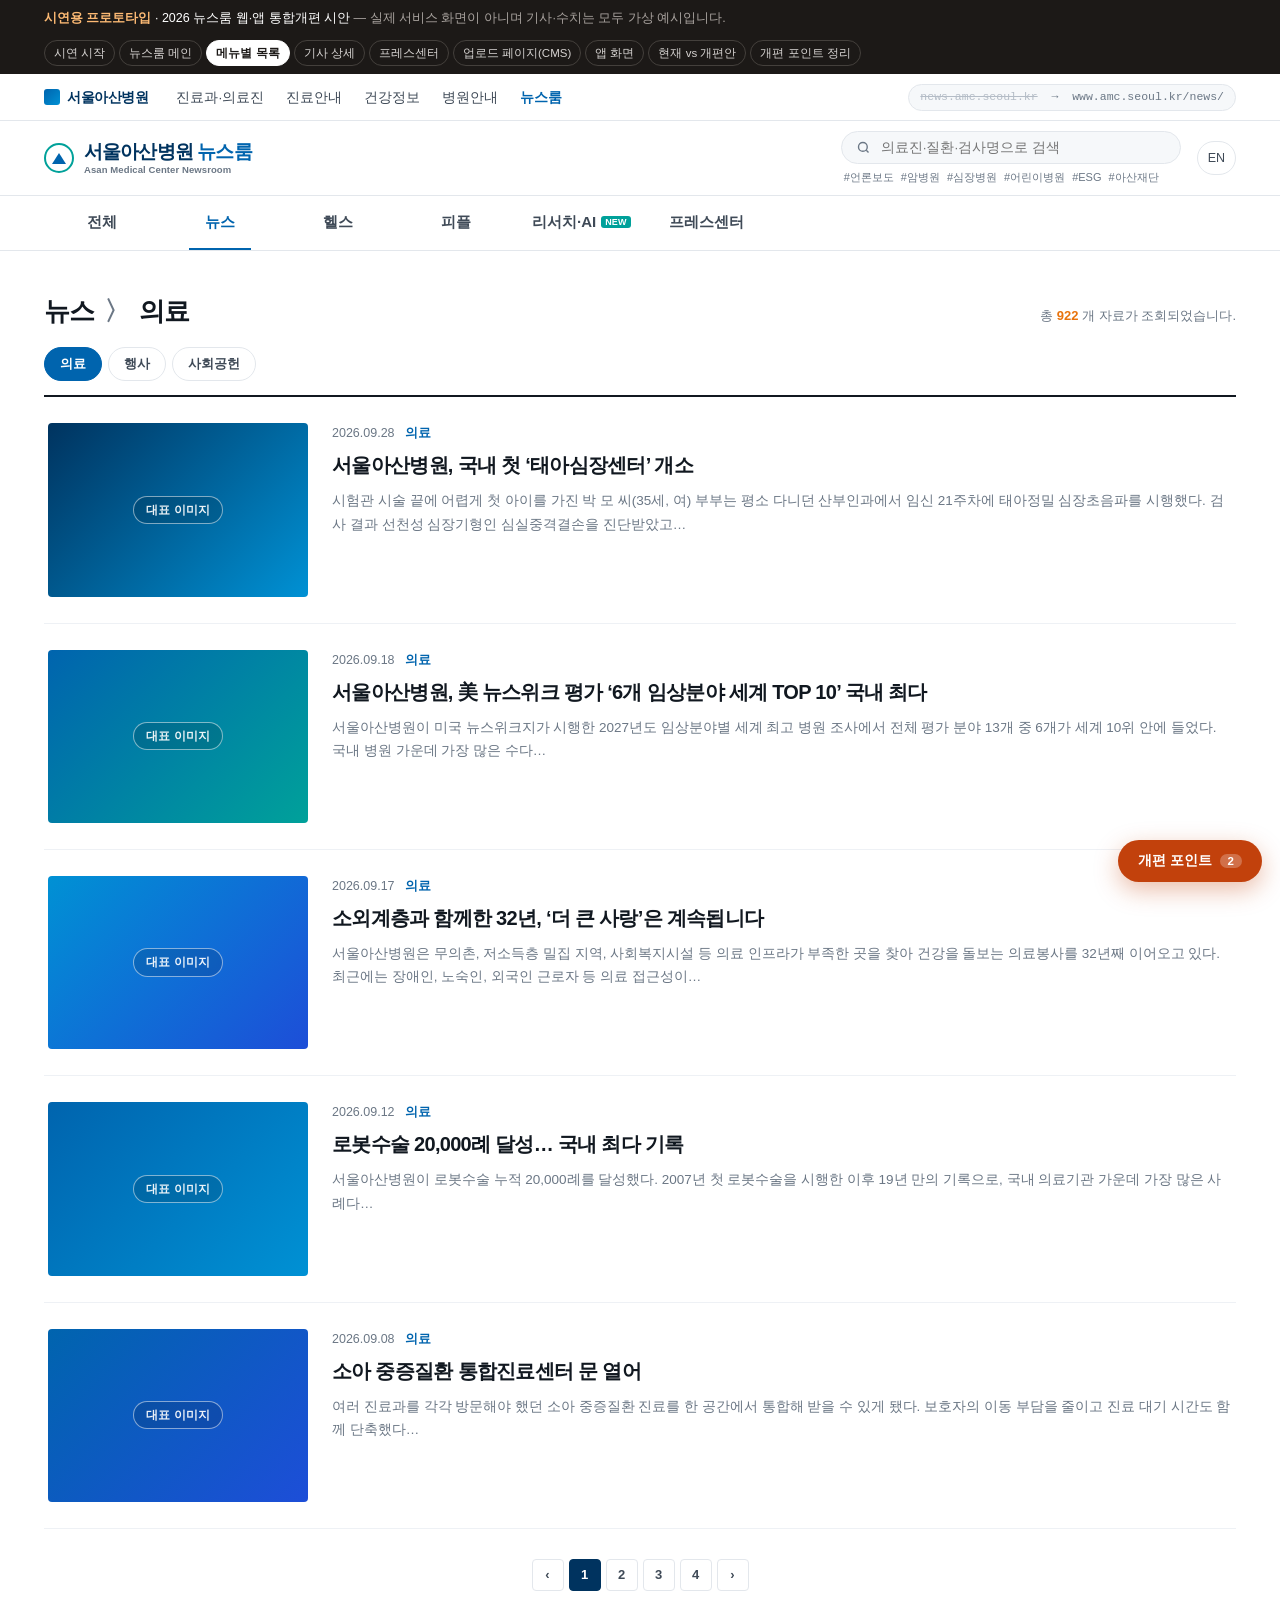
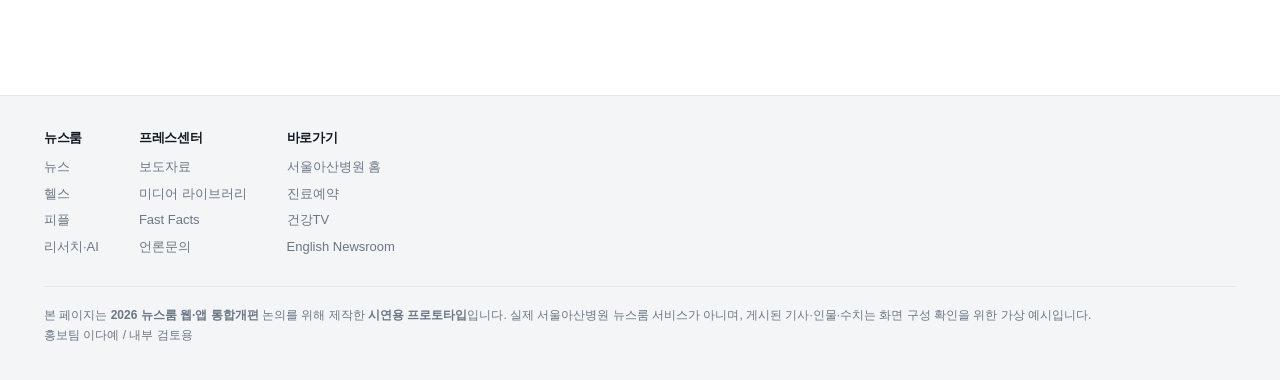
<file: list.html>
﻿<!DOCTYPE html>
<html lang="ko">
<head>
<meta charset="utf-8">
<meta name="viewport" content="width=device-width, initial-scale=1">
<title>메뉴별 목록 (개편 시안) | 서울아산병원 뉴스룸 시연용</title>
<meta name="robots" content="noindex, nofollow">
<link rel="stylesheet" href="assets/css/main.css?v=52">
<style>
  .lhead{display:flex;align-items:baseline;gap:12px;flex-wrap:wrap;margin-bottom:6px}
  .lhead h2{font-size:26px;letter-spacing:-.04em}
  .lhead h2 span{color:var(--ink-3);font-weight:700;margin-inline:4px}
  .lhead .cnt{margin-left:auto;font-size:13px;color:var(--ink-3)}
  .lhead .cnt b{color:#e8730c}

  /* 같은 코너 안에서 하위 분류를 오간다 (드롭다운과 같은 목록) */
  .lsub{display:flex;gap:6px;flex-wrap:wrap;margin:18px 0 4px}
  .lsub button{border:1px solid var(--line);background:#fff;border-radius:999px;
    padding:7px 15px;font-size:13px;font-weight:600;color:var(--ink-2);transition:.15s}
  .lsub button:hover{border-color:var(--amc-blue);color:var(--amc-blue)}
  .lsub button.on{background:var(--amc-blue);border-color:var(--amc-blue);color:#fff}

  .llist{border-top:2px solid var(--ink);margin-top:14px}
  .li{display:grid;grid-template-columns:260px 1fr;gap:24px;padding:26px 4px;
    border-bottom:1px solid var(--line-2);align-items:start}
  .li .th{border-radius:var(--radius);overflow:hidden;background:var(--bg-soft)}
  .li .th .ph{aspect-ratio:3/2;font-size:11px;transition:transform .45s ease}
  .li:hover .th .ph{transform:scale(1.04)}
  .li .meta{font-size:12.5px;color:var(--ink-3);display:flex;gap:10px;align-items:center}
  .li .meta .cat{color:var(--amc-blue);font-weight:600}
  .li h3{font-size:20px;margin-top:8px;letter-spacing:-.035em;line-height:1.4}
  .li:hover h3{color:var(--amc-blue);text-decoration:underline;text-underline-offset:3px}
  .li .ex{font-size:13.5px;color:var(--ink-3);line-height:1.75;margin-top:10px;
    display:-webkit-box;-webkit-line-clamp:2;-webkit-box-orient:vertical;overflow:hidden}

  /* 앱·모바일 — 제목만 보여 목록을 빠르게 훑는다 */
  @media (max-width:560px){
    .lhead h2{font-size:21px}
    .li{grid-template-columns:104px 1fr;gap:12px;padding:14px 2px}
    .li .th .ph{aspect-ratio:16/9}
    .li:hover .th .ph{transform:none}
    .li h3{font-size:14.5px;margin-top:4px;line-height:1.45;
      display:-webkit-box;-webkit-line-clamp:3;-webkit-box-orient:vertical;overflow:hidden}
    .li .meta{font-size:11px;gap:7px}
    .li .ex{display:none}
  }

  .lpage{display:flex;gap:5px;justify-content:center;align-items:center;margin-top:30px}
  .lpage button{min-width:32px;height:32px;border:1px solid var(--line);background:#fff;
    border-radius:4px;font-size:13px;color:var(--ink-2);font-weight:600}
  .lpage button.on{background:var(--amc-navy);border-color:var(--amc-navy);color:#fff}
  .lpage button:hover:not(.on){border-color:var(--amc-blue);color:var(--amc-blue)}
</style>
</head>
<body>

<div id="site-top"></div>

<section class="sec">
  <div class="wrap">

    <div class="annot">
      <div class="annot-pin">메뉴별 목록 — 메인과 기사 사이 (요구사항 18건 외 추가 화면)</div>
      <div class="annot-box">
        메뉴나 드롭다운에서 분류를 고르면 들어오는 화면입니다. 지금 뉴스룸과 같은 양식(사진 · 날짜 · 제목 · 본문 몇 줄)을 유지했습니다.<br>
        <b>웹에서는 본문 앞부분을 두 줄까지</b> 보여 무슨 내용인지 짐작할 수 있게 하고,
        <b>앱과 모바일에서는 제목만</b> 남깁니다. 좁은 화면에서 발췌까지 넣으면 한 화면에 두세 건밖에 안 들어와 목록을 훑는 의미가 없어집니다.
        <span class="src">근거 · 8/24 팀장 회의 「썸네일과 제목만 표시, 본문 미리보기 제거 → 삼성전자 뉴스룸 방식 참고」(메인 기준) / 9/30 홍보팀 피드백 「메뉴별 페이지 추가 — 웹은 내용 몇 줄, 앱은 제목만」</span>
      </div>
    </div>

    <div class="lhead">
      <h2 id="lTitle">뉴스 <span>〉</span> 의료</h2>
      <span class="cnt">총 <b id="lCnt">922</b> 개 자료가 조회되었습니다.</span>
    </div>

    <div class="lsub" id="lSub" data-annot></div>

    <div class="llist" id="lList" data-annot></div>

    <div class="lpage">
      <button onclick="AMC.toast('이전 페이지 (시연)')">‹</button>
      <button class="on">1</button>
      <button onclick="AMC.toast('2페이지 (시연)')">2</button>
      <button onclick="AMC.toast('3페이지 (시연)')">3</button>
      <button onclick="AMC.toast('4페이지 (시연)')">4</button>
      <button onclick="AMC.toast('다음 페이지 (시연)')">›</button>
    </div>

    <div class="annot" style="margin-top:26px">
      <div class="annot-box">
        <b>태그 칩은 각 기사에 붙이지 않습니다.</b> 지금 목록에는 기사마다 #언론보도 #어린이병원 같은 칩이 달려 있는데,
        같은 태그가 목록 곳곳에 흩어져 오히려 훑기 어렵습니다. 자주 쓰는 태그는 <b>상단 검색창 아래 한 줄</b>로 모았습니다.
        <span class="src">근거 · 9/16 홍보팀 검토 「게시물마다 붙던 태그 칩 대신 주요 태그를 검색창 아래 한 줄로 노출」</span>
      </div>
    </div>

  </div>
</section>

<div id="site-footer"></div>

<script src="assets/js/data.js?v=52"></script>
<script src="assets/js/site.js?v=52"></script>
<script>
AMC.layout({ active: 'news' });

/* 코너별 하위 분류와 목록 — ⚠ 모두 시연용 가상 예시입니다. */
var CORNER = {
  label: '뉴스',
  subs: ['의료', '행사', '사회공헌'],
  items: {
    '의료': [
      { d:'2026.09.28', t:'서울아산병원, 국내 첫 ‘태아심장센터’ 개소',
        e:'시험관 시술 끝에 어렵게 첫 아이를 가진 박 모 씨(35세, 여) 부부는 평소 다니던 산부인과에서 임신 21주차에 태아정밀 심장초음파를 시행했다. 검사 결과 선천성 심장기형인 심실중격결손을 진단받았고…',
        c1:'#00335f', c2:'#0091d4' },
      { d:'2026.09.18', t:'서울아산병원, 美 뉴스위크 평가 ‘6개 임상분야 세계 TOP 10’ 국내 최다',
        e:'서울아산병원이 미국 뉴스위크지가 시행한 2027년도 임상분야별 세계 최고 병원 조사에서 전체 평가 분야 13개 중 6개가 세계 10위 안에 들었다. 국내 병원 가운데 가장 많은 수다…',
        c1:'#0064ae', c2:'#00a19a' },
      { d:'2026.09.17', t:'소외계층과 함께한 32년, ‘더 큰 사랑’은 계속됩니다',
        e:'서울아산병원은 무의촌, 저소득층 밀집 지역, 사회복지시설 등 의료 인프라가 부족한 곳을 찾아 건강을 돌보는 의료봉사를 32년째 이어오고 있다. 최근에는 장애인, 노숙인, 외국인 근로자 등 의료 접근성이…',
        c1:'#0091d4', c2:'#1d4ed8' },
      { d:'2026.09.12', t:'로봇수술 20,000례 달성… 국내 최다 기록',
        e:'서울아산병원이 로봇수술 누적 20,000례를 달성했다. 2007년 첫 로봇수술을 시행한 이후 19년 만의 기록으로, 국내 의료기관 가운데 가장 많은 사례다…',
        c1:'#0064ae', c2:'#0091d4' },
      { d:'2026.09.08', t:'소아 중증질환 통합진료센터 문 열어',
        e:'여러 진료과를 각각 방문해야 했던 소아 중증질환 진료를 한 공간에서 통합해 받을 수 있게 됐다. 보호자의 이동 부담을 줄이고 진료 대기 시간도 함께 단축했다…',
        c1:'#0064ae', c2:'#1d4ed8' }
    ],
    '행사': [
      { d:'2026.09.24', t:'제32회 아산의학상 시상식 개최',
        e:'기초의학 부문과 임상의학 부문 수상자를 선정해 시상했다. 올해는 대사질환 기전 연구와 이식외과 분야에서 각각 수상자가 나왔다…',
        c1:'#334155', c2:'#0064ae' },
      { d:'2026.09.05', t:'희귀질환 환자 가족 초청 음악회 열려',
        e:'장기 치료로 지친 환자와 보호자를 위해 원내 대강당에서 음악회를 열었다. 병동 사정으로 참석이 어려운 환자를 위해 병실 중계도 함께 진행했다…',
        c1:'#00a19a', c2:'#0091d4' }
    ],
    '사회공헌': [
      { d:'2026.09.03', t:'국제 의료봉사단, 중앙아시아 심장수술 100례 지원',
        e:'현지 의료진과 함께 선천성 심장병 어린이 수술을 이어온 결과 누적 100례를 넘어섰다. 수술뿐 아니라 현지 의료진 교육도 병행하고 있다…',
        c1:'#0064ae', c2:'#00335f' }
    ]
  }
};

/* 드롭다운에서 ?s=행사 처럼 넘어오면 그 분류로 연다 */
var qs = new URLSearchParams(location.search).get('s');
var curSub = (qs && CORNER.subs.indexOf(qs) > -1) ? qs : '의료';

function renderSub() {
  document.getElementById('lSub').innerHTML = CORNER.subs.map(function (s) {
    return '<button class="' + (s === curSub ? 'on' : '') + '" data-sub="' + s + '"' +
      ' onclick="pickSub(this.dataset.sub)">' + s + '</button>';
  }).join('');
}

function renderList() {
  var items = CORNER.items[curSub] || [];
  document.getElementById('lTitle').innerHTML =
    CORNER.label + ' <span>〉</span> ' + curSub;
  document.getElementById('lCnt').textContent =
    ({ '의료': 922, '행사': 216, '사회공헌': 104 })[curSub] || items.length;

  document.getElementById('lList').innerHTML = items.map(function (a) {
    return '<a class="li" href="article.html">' +
      '<div class="th">' + AMC.ph(a.c1, a.c2, '대표 이미지', '', a.img) + '</div>' +
      '<div><div class="meta"><span>' + a.d + '</span>' +
      '<span class="cat">' + curSub + '</span></div>' +
      '<h3>' + a.t + '</h3>' +
      '<p class="ex">' + a.e + '</p></div></a>';
  }).join('');
}

function pickSub(s) {
  curSub = s;
  renderSub();
  renderList();
  AMC.toast('‘' + CORNER.label + ' 〉 ' + s + '’ 목록입니다 (시연)');
}

renderSub();
renderList();
</script>
</body>
</html>
</file>
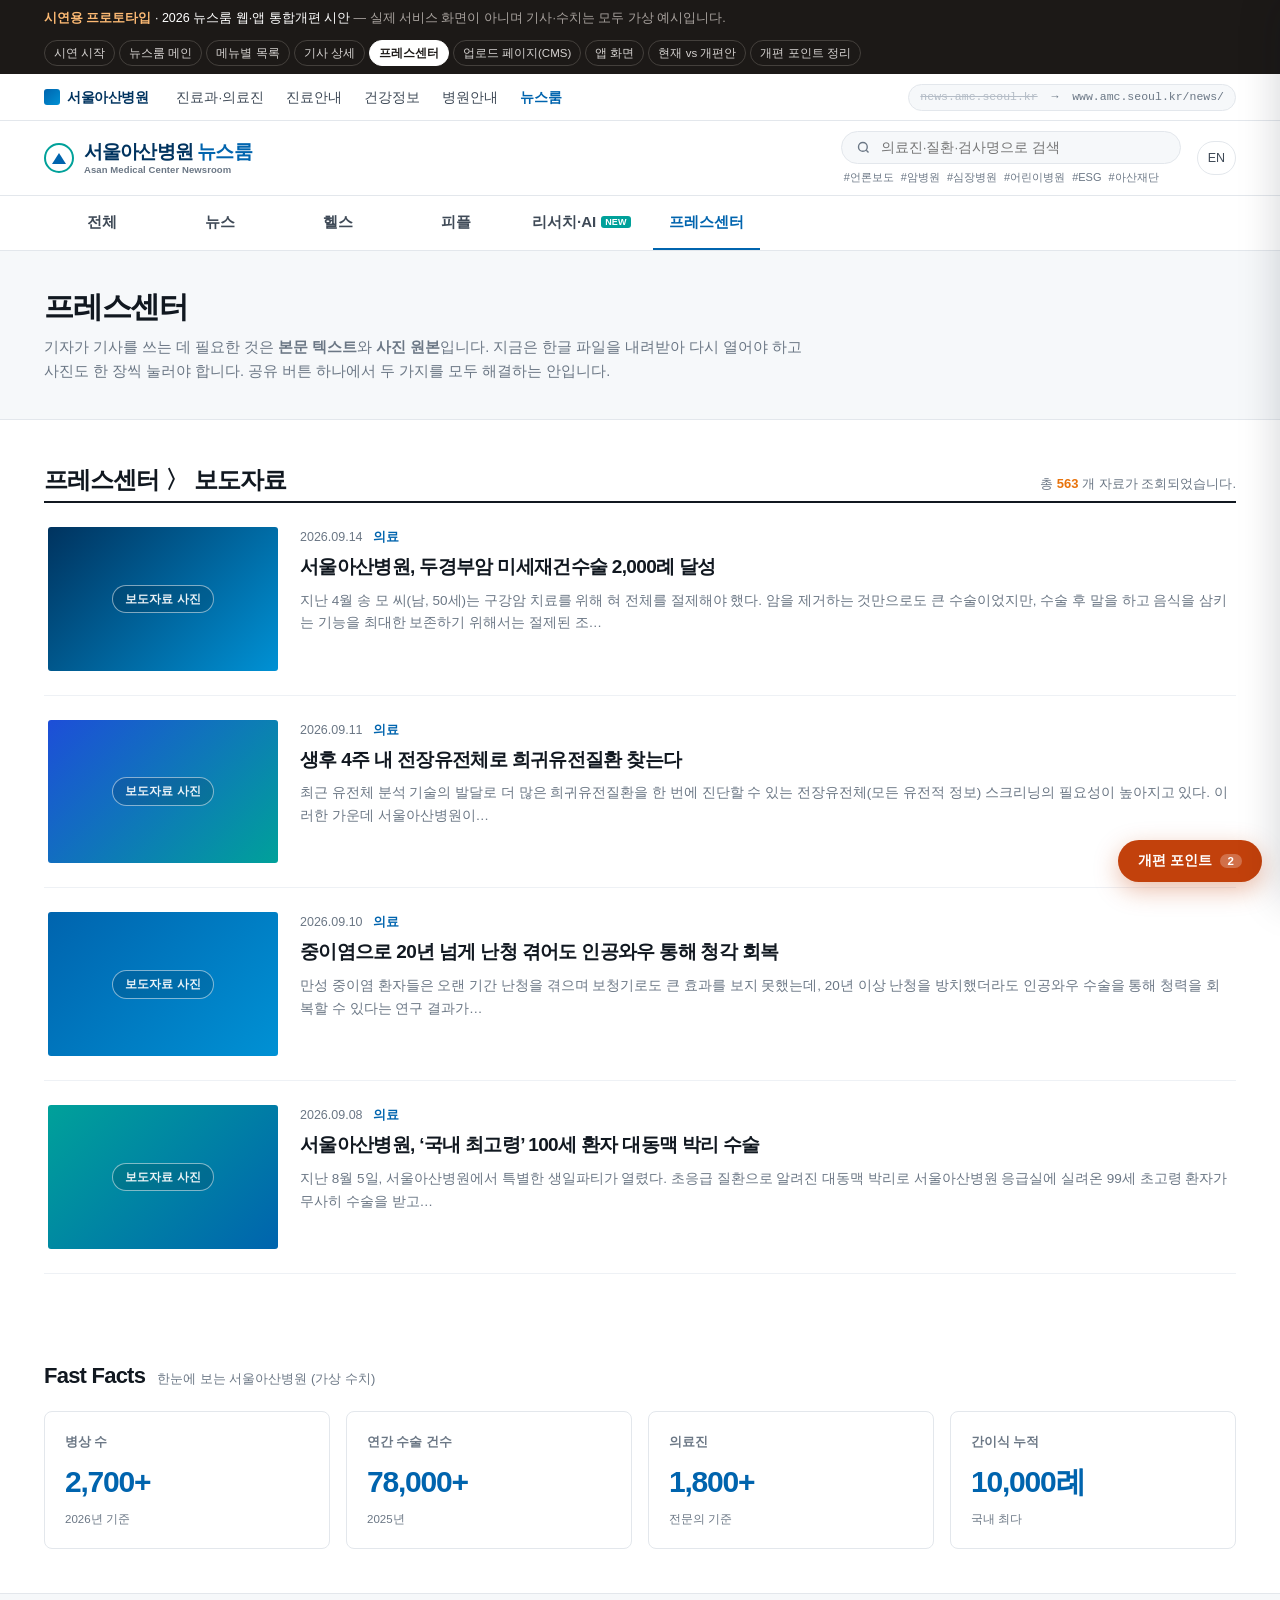
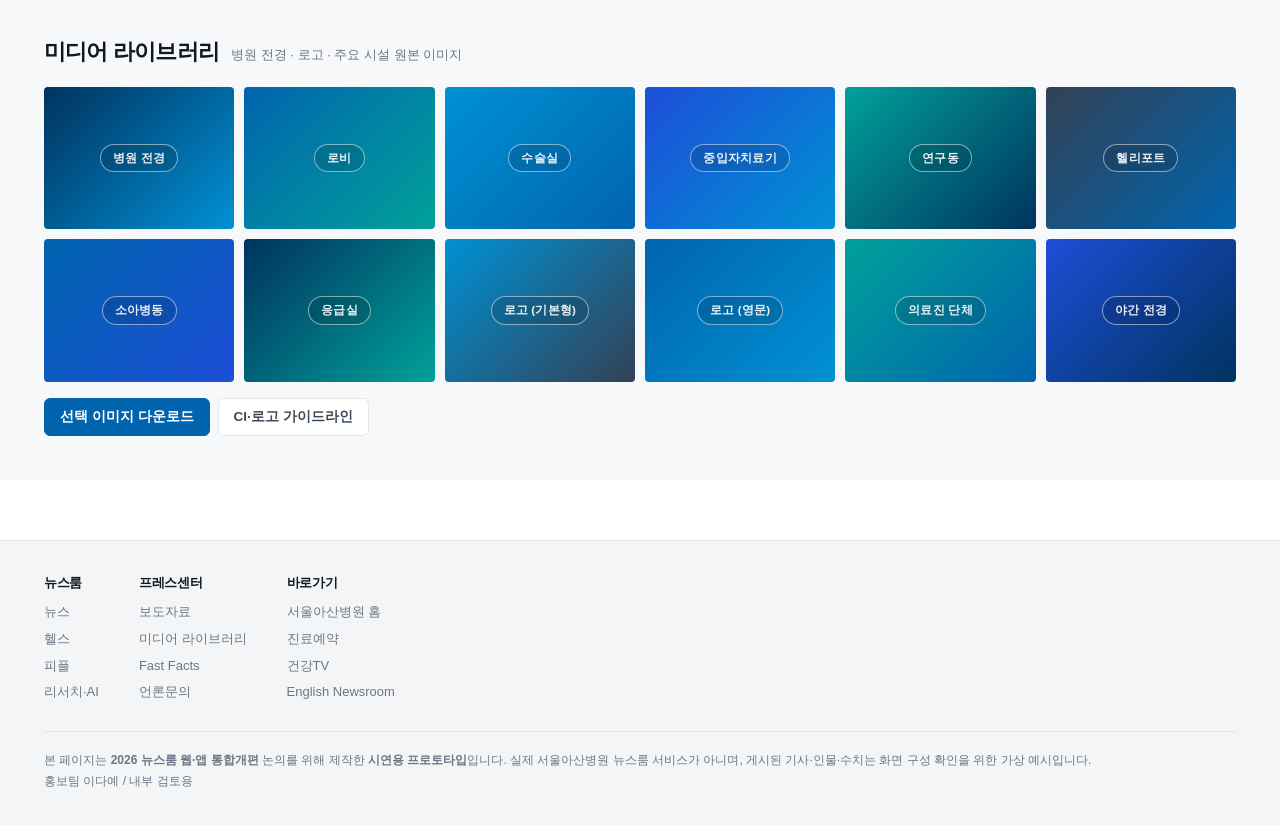
<file: press.html>
﻿<!DOCTYPE html>
<html lang="ko">
<head>
<meta charset="utf-8">
<meta name="viewport" content="width=device-width, initial-scale=1">
<title>프레스센터 (개편 시안) | 서울아산병원 뉴스룸 시연용</title>
<meta name="robots" content="noindex, nofollow">
<link rel="stylesheet" href="assets/css/main.css?v=52">
<style>
  /* ---------- 목록 ---------- */
  .prhead{display:flex;align-items:baseline;gap:12px;flex-wrap:wrap;margin-bottom:6px}
  .prhead h2{font-size:24px;letter-spacing:-.04em}
  .prhead .cnt{margin-left:auto;font-size:13px;color:var(--ink-3)}
  .prhead .cnt b{color:#e8730c}

  .prlist{border-top:2px solid var(--ink)}
  .pr{display:grid;grid-template-columns:230px 1fr;gap:22px;padding:24px 4px;
    border-bottom:1px solid var(--line-2);align-items:start}
  @media (max-width:700px){.pr{grid-template-columns:1fr;gap:14px}}
  .pr .th .ph{aspect-ratio:16/10;border-radius:3px;font-size:11px}
  .pr .meta{font-size:12.5px;color:var(--ink-3);display:flex;gap:10px;align-items:center}
  .pr .meta .cat{color:var(--amc-blue);font-weight:600}
  .pr h3{font-size:19px;margin-top:7px;letter-spacing:-.035em;line-height:1.4}
  .pr .ex{font-size:13.5px;color:var(--ink-3);line-height:1.7;margin-top:9px;
    display:-webkit-box;-webkit-line-clamp:2;-webkit-box-orient:vertical;overflow:hidden}
  .pr:hover h3{color:var(--amc-blue);text-decoration:underline;text-underline-offset:3px}

  /* ---------- 상세 ---------- */
  .detail{border:1px solid var(--line);border-radius:10px;padding:34px 38px;background:#fff}
  @media (max-width:700px){.detail{padding:22px 18px}}
  .detail .crumb{font-size:12.5px;color:var(--amc-blue);font-weight:600}
  .detail h2{font-size:29px;margin-top:10px;letter-spacing:-.045em;line-height:1.35}
  @media (max-width:700px){.detail h2{font-size:22px}}
  .detail .dhead{display:flex;align-items:center;gap:10px;flex-wrap:wrap;
    margin-top:16px;padding-bottom:18px;border-bottom:1px solid var(--line)}
  .detail .dhead .date{font-size:13px;color:var(--ink-3)}
  .detail .dhead .tools{margin-left:auto;display:flex;gap:8px;align-items:center;flex-wrap:wrap}
  .iconbtn{width:36px;height:36px;border-radius:50%;border:1px solid var(--line);background:#fff;
    display:grid;place-items:center;font-size:14px;color:var(--ink-2)}
  .iconbtn:hover{border-color:var(--amc-blue);color:var(--amc-blue)}
  .sharebtn{display:inline-flex;align-items:center;gap:8px;border:1px solid var(--amc-blue);
    background:var(--amc-blue);color:#fff;border-radius:999px;padding:9px 20px;
    font-size:13.5px;font-weight:700;transition:.15s}
  .sharebtn:hover{background:var(--amc-navy);border-color:var(--amc-navy)}
  .sharebtn.ghost{background:#fff;color:var(--amc-blue)}
  .sharebtn.ghost:hover{background:var(--bg-tint);color:var(--amc-navy)}

  .lead1{color:var(--amc-blue);font-size:18px;font-weight:700;text-align:center;margin-top:26px;line-height:1.55;letter-spacing:-.03em}
  .lead2{font-size:15.5px;font-weight:700;text-align:center;margin-top:12px;color:var(--ink);letter-spacing:-.02em}
  .lead3{font-size:14px;text-align:center;margin-top:8px;color:var(--ink-2);line-height:1.6}
  .detail figure{margin:28px auto 0;max-width:620px}
  .detail figure .ph{aspect-ratio:16/10;border-radius:4px}
  .detail figcaption{font-size:12.5px;color:var(--ink-3);margin-top:10px;line-height:1.6}
  .detail .body{font-size:16px;line-height:1.85;color:var(--ink-2);margin-top:26px}
  .detail .body p{margin-bottom:20px}

  /* 기사 상세와 같이 종류 구분 없이 한 묶음으로 흐르게 둔다 */
  .dztag{display:flex;gap:7px;flex-wrap:wrap;margin-top:28px}
  .dztag a{font-size:12.5px;background:var(--bg-tint);border:1px solid #cfe4f6;color:var(--amc-navy);
    border-radius:999px;padding:4px 12px;font-weight:600}
  .dztag a:hover{background:#dceefb}

  .scrapline{display:flex;gap:10px;align-items:center;flex-wrap:wrap;
    margin-top:26px;padding-top:20px;border-top:1px solid var(--line)}

  /* ---------- 공유·다운로드 드로어 ---------- */
  .scrim{position:fixed;inset:0;background:rgba(10,18,28,.45);z-index:100;opacity:0;
    pointer-events:none;transition:.2s}
  .scrim.on{opacity:1;pointer-events:auto}
  .drawer{position:fixed;top:0;right:0;bottom:0;width:min(480px,100%);background:#fff;z-index:101;
    transform:translateX(102%);transition:transform .28s cubic-bezier(.3,.8,.4,1);
    display:flex;flex-direction:column;box-shadow:-10px 0 40px rgba(10,18,28,.18)}
  .drawer.on{transform:none}
  .drawer .dh{padding:18px 20px;border-bottom:1px solid var(--line);display:flex;gap:12px;align-items:flex-start}
  .drawer .dh .t{font-size:15px;font-weight:800;letter-spacing:-.03em;line-height:1.4}
  .drawer .dh .s{font-size:12px;color:var(--ink-3);margin-top:4px}
  .drawer .dh button{margin-left:auto;flex:none;border:0;background:transparent;font-size:20px;color:var(--ink-3);line-height:1}
  .drawer .tabs{display:flex;gap:2px;padding:0 12px;border-bottom:1px solid var(--line);overflow-x:auto;scrollbar-width:none}
  .drawer .tabs::-webkit-scrollbar{display:none}
  .drawer .tabs button{border:0;background:transparent;padding:13px 13px;font-size:13.5px;font-weight:700;
    color:var(--ink-3);border-bottom:2px solid transparent;white-space:nowrap}
  .drawer .tabs button.on{color:var(--amc-blue);border-bottom-color:var(--amc-blue)}
  .drawer .db{padding:20px;overflow-y:auto;flex:1}
  .drawer .df{padding:16px 20px;border-top:1px solid var(--line);background:var(--bg-soft);
    display:flex;gap:10px;align-items:center;flex-wrap:wrap}
  .drawer .df .n{font-size:12.5px;color:var(--ink-3)}
  .drawer .df .go{margin-left:auto}
  @media (max-width:560px){.drawer .df .go{width:100%;justify-content:center;margin-left:0}}

  .segsm{display:flex;gap:6px;flex-wrap:wrap;margin-bottom:14px}
  .segsm button{border:1px solid var(--line);background:#fff;border-radius:999px;
    padding:6px 13px;font-size:12.5px;font-weight:600;color:var(--ink-2)}
  .segsm button.on{background:var(--amc-blue);border-color:var(--amc-blue);color:#fff}
  .copybox{border:1px solid var(--line);border-radius:8px;background:var(--bg-soft);
    padding:15px 16px;font-size:13.5px;line-height:1.85;color:var(--ink-2);
    max-height:340px;overflow-y:auto;white-space:pre-wrap;font-family:inherit}

  .picks{display:grid;grid-template-columns:1fr 1fr;gap:11px}
  .pick{border:2px solid var(--line);border-radius:7px;overflow:hidden;cursor:pointer;position:relative;background:#fff}
  .pick.on{border-color:var(--amc-blue)}
  .pick .ph{aspect-ratio:4/3;font-size:10px}
  .pick .fn{font-size:10.5px;color:var(--ink-3);padding:6px 7px;line-height:1.4;word-break:break-all}
  .pick .ck{position:absolute;left:7px;top:7px;width:19px;height:19px;border-radius:4px;
    border:1.5px solid #fff;background:rgba(0,0,0,.28);display:grid;place-items:center;
    color:transparent;font-size:11px;font-weight:800}
  .pick.on .ck{background:var(--amc-blue);border-color:var(--amc-blue);color:#fff}
  .pickbar{display:flex;gap:8px;align-items:center;margin-bottom:13px;flex-wrap:wrap}
  .pickbar .sel{font-size:12.5px;color:var(--ink-3);margin-left:auto}

  .filerow{display:flex;gap:12px;align-items:center;border:1px solid var(--line);
    border-radius:8px;padding:13px 15px;margin-bottom:9px}
  .filerow .nm{font-size:13.5px;font-weight:600;color:var(--ink);word-break:break-all;line-height:1.5}
  .filerow .sz{font-size:11.5px;color:var(--ink-3);margin-top:3px}
  .filerow .ic{flex:none;font-size:19px}

  .linkgrid{display:grid;grid-template-columns:1fr 1fr;gap:9px}
  .linkgrid .btn{justify-content:center}

  /* Fast Facts / 미디어 라이브러리 */
  .factgrid{display:grid;grid-template-columns:repeat(4,1fr);gap:16px}
  @media (max-width:860px){.factgrid{grid-template-columns:repeat(2,1fr)}}
  .fact{border:1px solid var(--line);border-radius:8px;padding:20px;background:#fff}
  .fact .k{font-size:12.5px;color:var(--ink-3);font-weight:600}
  .fact .v{font-size:30px;font-weight:800;color:var(--amc-blue);letter-spacing:-0.04em;margin-top:6px}
  .fact .s{font-size:11.5px;color:var(--ink-3);margin-top:4px}
  .medialib{display:grid;grid-template-columns:repeat(6,1fr);gap:10px}
  @media (max-width:860px){.medialib{grid-template-columns:repeat(3,1fr)}}
  .medialib .ph{aspect-ratio:4/3;border-radius:4px;font-size:11px}
</style>
</head>
<body>

<div id="site-top"></div>

<div class="pagehead">
  <div class="wrap">
    <h1>프레스센터</h1>
    <p>기자가 기사를 쓰는 데 필요한 것은 <b>본문 텍스트</b>와 <b>사진 원본</b>입니다. 지금은 한글 파일을 내려받아 다시 열어야 하고 사진도 한 장씩 눌러야 합니다. 공유 버튼 하나에서 두 가지를 모두 해결하는 안입니다.</p>
  </div>
</div>

<!-- ============ 보도자료 목록 ============ -->
<section class="sec">
  <div class="wrap">
    <div class="prhead">
      <h2>프레스센터 〉 보도자료</h2>
      <span class="cnt">총 <b>563</b> 개 자료가 조회되었습니다.</span>
    </div>

    <div class="prlist" id="prlist"></div>
  </div>
</section>

<!-- ============ 보도자료 상세 ============ -->
<section class="sec" id="detail" hidden style="background:var(--bg-soft);border-top:1px solid var(--line)">
  <div class="wrap">
    <div class="sec-head"><h2>보도자료 상세</h2><span class="desc">공유 버튼을 눌러 동작을 확인해 보세요</span>
      <button class="btn sm" style="margin-left:auto" onclick="closeArticle()">← 목록으로</button>
    </div>

    <div class="annot">
      <div class="annot-pin"><b>13</b> 공유 버튼 하나로 — 본문 복사 · 사진 선택 다운로드</div>
      <div class="annot-box">
        현재는 사진을 <b>한 장씩</b> 눌러야 하고, 본문을 가져가려면 한글 파일을 내려받아 다시 열어야 합니다. 개편안에서는 기사에 들어와 <b>공유 버튼</b>을 누르면 <b>본문 텍스트 복사 · 사진 선택 다운로드 · 첨부파일 · 링크 공유</b>가 한 패널에 모입니다. 삼성전자 뉴스룸의 프레스킷 방식입니다.
        <span class="src">근거 · 9/14 회의 「프레스센터 한글 파일 다운로드 → 텍스트 복사 기능으로 대체」 / 분석 리포트 「프레스센터에서 사진 다운로드와 본문 복사를 쉽게」</span>
      </div>
      <div class="annot-pin"><b>18</b> 공감 5종 → 좋아요 1종</div>
      <div class="annot-box">
        유용해요·추천해요·좋아요·공감해요·후속강추 5종은 로그인 없이 중복 클릭이 가능해 숫자를 신뢰하기 어렵습니다. <b>좋아요 하나</b>로 정리하고, 저장 기능인 <b>스크랩</b>은 따로 뒀습니다.
        <span class="src">근거 · 9/14 회의 「스크랩 기능은 전체 도입, 좋아요 서비스는 삭제 방향」 / 9/30 홍보팀 피드백 「스크랩은 별만 남기고 옆에 좋아요(하트+숫자)」</span>
      </div>
    </div>

    <article class="detail" data-annot>
      <div class="crumb">보도자료 〉 프레스센터</div>
      <h2 id="artTitle">서울아산병원, 두경부암 미세재건수술 2,000례 달성</h2>

      <div class="dhead">
        <span class="date" id="artDate">2026.09.14 · 의료</span>
        <div class="tools">
          <button class="iconbtn" title="인쇄" onclick="AMC.toast('인쇄 (시연)')">🖨</button>
          <button class="chipbtn" id="scrapBtn" onclick="toggleScrap()">☆ 스크랩 <b>128</b></button>
          <button class="sharebtn" onclick="openDrawer()">공유 · 다운로드</button>
        </div>
      </div>

      <p class="lead1" id="artL1"></p>
      <p class="lead2" id="artL2"></p>
      <p class="lead3" id="artL3"></p>

      <figure>
        <div class="ph" id="artFig"><span>대표 이미지</span></div>
        <figcaption id="artCap"></figcaption>
      </figure>

      <div class="body" id="artBody">
        <p>지난 4월 송 모 씨(남, 50세)는 구강암 치료를 위해 혀 전체를 절제해야 했다. 암을 제거하는 것만으로도 큰 수술이었지만, 수술 후 말을 하고 음식을 삼키는 기능을 최대한 보존하기 위해서는 절제된 조직을 다시 만들어 주는 과정이 필요했다.</p>
        <p>서울아산병원은 두경부암 미세재건수술 2,000례를 달성했다고 14일 밝혔다. 최근 5년간 연평균 130건 이상을 시행해 2000년대 대비 4배 가까이 늘었으며, 수술 성공률은 97%를 기록했다.</p>
        <p>미세재건수술은 환자의 다른 부위에서 떼어낸 조직을 현미경으로 혈관을 이어 붙여 절제 부위를 복원하는 수술이다. 기능 회복이 목표이기 때문에 이비인후과·성형외과·종양내과·방사선종양학과·재활의학과·치과 등 여러 진료과의 협진이 필수적이다.</p>
        <p>(※ 이 보도자료는 시연을 위한 가상 콘텐츠이며, 인명은 실제와 관계없이 처리했습니다.)</p>
      </div>

      <div class="dztag" id="artDz"></div>

      <div class="scrapline">
        <span style="font-size:13px;color:var(--ink-3)">이 콘텐츠가 도움이 되었다면 스크랩해 두세요.</span>
        <button class="chipbtn" onclick="AMC.toast('좋아요를 눌렀습니다 (시연)')">♡ 128</button>
        <button class="chipbtn" onclick="AMC.toast('마이페이지에 스크랩했습니다 (시연)')">☆</button>
        <span style="font-size:11.5px;color:var(--ink-3);text-decoration:line-through;opacity:.6;margin-left:auto">
          유용해요 · 추천해요 · 좋아요 · 공감해요 · 후속강추 제거
        </span>
      </div>

      <div style="margin-top:26px;padding-top:20px;border-top:1px solid var(--line);
                  display:flex;gap:12px;align-items:center;flex-wrap:wrap">
        <span style="font-size:13px;color:var(--ink-3)">본문 텍스트 · 사진 원본 · 첨부파일이 필요하신가요?</span>
        <button class="sharebtn" onclick="openDrawer()">공유 · 다운로드</button>
      </div>
    </article>
  </div>
</section>

<!-- ============ Fast Facts ============ -->
<section class="sec">
  <div class="wrap">
    <div class="annot">
      <div class="annot-pin"><b>12</b> 병원 개요는 인포그래픽 우선</div>
      <div class="annot-box">
        기자가 프레스센터에 들어왔을 때 긴 텍스트 대신 핵심 수치를 먼저 보도록 배치했습니다.
        <span class="src">근거 · 분석 리포트 「병원소개 진입 시 인포그래픽을 우선 노출」 / 킥오프 회의 4단계 「Fast Facts · Media Center」</span>
      </div>
    </div>
    <div class="sec-head"><h2>Fast Facts</h2><span class="desc">한눈에 보는 서울아산병원 (가상 수치)</span></div>
    <div class="factgrid" id="facts" data-annot></div>
  </div>
</section>

<!-- ============ 미디어 라이브러리 ============ -->
<section class="sec" style="background:var(--bg-soft);border-top:1px solid var(--line)">
  <div class="wrap">
    <div class="sec-head"><h2>미디어 라이브러리</h2><span class="desc">병원 전경 · 로고 · 주요 시설 원본 이미지</span></div>
    <div class="medialib" id="medialib"></div>
    <div style="margin-top:16px;display:flex;gap:8px;flex-wrap:wrap">
      <button class="btn pri" onclick="AMC.toast('선택한 이미지를 원본 파일명 그대로 내려받습니다 (시연)')">선택 이미지 다운로드</button>
      <button class="btn" onclick="AMC.toast('CI·로고 가이드라인 PDF (시연)')">CI·로고 가이드라인</button>
    </div>
  </div>
</section>

<!-- ============ 공유·다운로드 드로어 ============ -->
<div class="scrim" id="scrim" onclick="closeDrawer()"></div>
<aside class="drawer" id="drawer" role="dialog" aria-label="공유 및 다운로드">
  <div class="dh">
    <div>
      <div class="t">서울아산병원, 두경부암 미세재건수술 2,000례 달성</div>
      <div class="s">2026.09.14 · 보도자료</div>
    </div>
    <button onclick="closeDrawer()" aria-label="닫기">×</button>
  </div>

  <div class="tabs">
    <button class="on" data-tab="text" onclick="setTab('text')">본문 텍스트</button>
    <button data-tab="photo" onclick="setTab('photo')">사진 <span id="photoCnt">(4)</span></button>
    <button data-tab="file" onclick="setTab('file')">첨부파일</button>
    <button data-tab="link" onclick="setTab('link')">링크 공유</button>
  </div>

  <div class="db">
    <!-- 본문 텍스트 -->
    <div data-pane="text">
      <div class="segsm">
        <button class="on" onclick="setScope(this,'full')">제목 + 부제 + 본문</button>
        <button onclick="setScope(this,'body')">본문만</button>
        <button onclick="setScope(this,'title')">제목만</button>
      </div>
      <div class="copybox" id="copyPreview"></div>
      <div style="font-size:11.5px;color:var(--ink-3);margin-top:11px;line-height:1.7">
        한글 파일을 내려받아 다시 열 필요 없이 바로 붙여 넣을 수 있습니다. 줄바꿈과 문단 구분이 그대로 유지됩니다.
      </div>
    </div>

    <!-- 사진 -->
    <div data-pane="photo" hidden>
      <div class="pickbar">
        <button class="btn sm" onclick="selectAll(true)">전체 선택</button>
        <button class="btn sm" onclick="selectAll(false)">선택 해제</button>
        <span class="sel" id="selCnt">4장 선택됨</span>
      </div>
      <div class="picks" id="picks"></div>
      <div style="font-size:11.5px;color:var(--ink-3);margin-top:12px;line-height:1.7">
        원하는 사진만 골라 <b>한 번에</b> 내려받습니다. 파일명은 등록 시 규칙(날짜_내용_순번)이 그대로 유지되어, 다운로드 후 파일명이 깨지는 문제가 없습니다.
      </div>
    </div>

    <!-- 첨부파일 -->
    <div data-pane="file" hidden>
      <div class="filerow">
        <span class="ic">📄</span>
        <div><div class="nm">[서울아산병원] 두경부암 미세재건수술 2,000례 달성.hwp</div>
          <div class="sz">HWP · 284 KB</div></div>
        <button class="btn sm" style="margin-left:auto" onclick="AMC.toast('원문 파일 다운로드 (시연)')">⬇</button>
      </div>
      <div class="filerow">
        <span class="ic">📊</span>
        <div><div class="nm">두경부암 미세재건수술 추이 인포그래픽.pdf</div>
          <div class="sz">PDF · 1.2 MB</div></div>
        <button class="btn sm" style="margin-left:auto" onclick="AMC.toast('인포그래픽 다운로드 (시연)')">⬇</button>
      </div>
      <div style="font-size:11.5px;color:var(--ink-3);margin-top:12px;line-height:1.7">
        본문을 그대로 쓰는 경우가 대부분이라 한글 파일은 보조 수단으로 두고, <b>본문 텍스트 복사</b>를 기본으로 안내합니다.
      </div>
    </div>

    <!-- 링크 공유 -->
    <div data-pane="link" hidden>
      <div class="linkgrid">
        <button class="btn" onclick="copyUrl()">🔗 URL 복사</button>
        <button class="btn" onclick="AMC.toast('메일 공유 (시연)')">✉ 메일</button>
        <button class="btn" onclick="AMC.toast('카카오톡 공유 (시연)')">💬 카카오톡</button>
        <button class="btn" onclick="AMC.toast('링크드인 공유 (시연)')">in 링크드인</button>
      </div>
      <div style="font-size:11.5px;color:var(--ink-3);margin-top:14px;line-height:1.7">
        이용이 거의 없는 <s>라인</s> 공유는 제외하고 링크드인을 추가했습니다.
      </div>
    </div>
  </div>

  <div class="df">
    <span class="n" id="drawerNote">붙여 넣을 준비가 된 상태입니다.</span>
    <button class="sharebtn go" id="drawerGo" onclick="drawerAction()">본문 복사</button>
  </div>
</aside>

<div id="site-footer"></div>

<script src="assets/js/data.js?v=52"></script>
<script src="assets/js/site.js?v=52"></script>
<script>
AMC.layout({ active: 'press' });

var D = AMC_DATA;

/* ---------- 목록 ---------- */
var LIST = [
  { d:'2026.09.14', c:'의료', t:'서울아산병원, 두경부암 미세재건수술 2,000례 달성',
    e:'지난 4월 송 모 씨(남, 50세)는 구강암 치료를 위해 혀 전체를 절제해야 했다. 암을 제거하는 것만으로도 큰 수술이었지만, 수술 후 말을 하고 음식을 삼키는 기능을 최대한 보존하기 위해서는 절제된 조…',
    c1:'#00335f', c2:'#0091d4',
    l1:'암 환자들이 다시 말하고, 삼키고, 일상으로 돌아갈 수 있는 기반 만드는 ‘미세재건수술’',
    l2:'최근 5년간 연평균 130건 이상 시행, 2000년대 대비 4배 증가… 수술 성공률 97% 기록',
    l3:'최○○ 교수 “이비인후과·종양내과·방사선종양학과·재활의학과·치과 등 의료진 팀워크 있었기에 가능”',
    fig:'대표 이미지 (기념촬영)',
    cap:'▲ 서울아산병원 이비인후과 최○○ 교수, 성형외과 최○○ 교수를 비롯한 의료진이 9월 10일 열린 두경부암 미세재건수술 2,000례 달성 기념식에서 기념촬영을 하고 있다. (시연용 가상 이미지)',
    body:[
      '지난 4월 송 모 씨(남, 50세)는 구강암 치료를 위해 혀 전체를 절제해야 했다. 암을 제거하는 것만으로도 큰 수술이었지만, 수술 후 말을 하고 음식을 삼키는 기능을 최대한 보존하기 위해서는 절제된 조직을 다시 만들어 주는 과정이 필요했다.',
      '서울아산병원은 두경부암 미세재건수술 2,000례를 달성했다고 14일 밝혔다. 최근 5년간 연평균 130건 이상을 시행해 2000년대 대비 4배 가까이 늘었으며, 수술 성공률은 97%를 기록했다.',
      '미세재건수술은 환자의 다른 부위에서 떼어낸 조직을 현미경으로 혈관을 이어 붙여 절제 부위를 복원하는 수술이다. 기능 회복이 목표이기 때문에 이비인후과·성형외과·종양내과·방사선종양학과·재활의학과·치과 등 여러 진료과의 협진이 필수적이다.'
    ],
    dz:['두경부암','구강암'], ks:['미세재건수술'], bp:['혀','두경부'] },

  { d:'2026.09.11', c:'의료', t:'생후 4주 내 전장유전체로 희귀유전질환 찾는다',
    e:'최근 유전체 분석 기술의 발달로 더 많은 희귀유전질환을 한 번에 진단할 수 있는 전장유전체(모든 유전적 정보) 스크리닝의 필요성이 높아지고 있다. 이러한 가운데 서울아산병원이…',
    c1:'#1d4ed8', c2:'#00a19a',
    l1:'신생아 선별검사에 전장유전체 분석을 더해 진단까지 걸리던 시간을 크게 줄여',
    l2:'생후 4주 이내 검사로 희귀유전질환 조기 발견… 치료 시작 시점을 앞당긴다',
    l3:'박○○ 교수 “진단명을 찾기까지 여러 해를 헤매던 가족들에게 가장 큰 변화”',
    fig:'대표 이미지 (유전체 분석실)',
    cap:'▲ 서울아산병원 의료진이 신생아 전장유전체 분석 결과를 검토하고 있다. (시연용 가상 이미지)',
    body:[
      '희귀유전질환은 증상이 나타난 뒤에도 원인을 찾기까지 평균 수년이 걸린다. 그 사이 치료 시기를 놓치는 경우가 적지 않다.',
      '서울아산병원은 생후 4주 이내 신생아를 대상으로 전장유전체 스크리닝을 시행해 희귀유전질환을 조기에 찾아내는 체계를 마련했다고 11일 밝혔다.',
      '전장유전체 분석은 한 번의 검사로 수천 가지 유전질환을 동시에 확인할 수 있어, 개별 검사를 반복하던 기존 방식보다 진단까지 걸리는 시간을 줄일 수 있다.'
    ],
    dz:['희귀유전질환'], ks:['전장유전체 분석','신생아 선별검사'], bp:[] },

  { d:'2026.09.10', c:'의료', t:'중이염으로 20년 넘게 난청 겪어도 인공와우 통해 청각 회복',
    e:'만성 중이염 환자들은 오랜 기간 난청을 겪으며 보청기로도 큰 효과를 보지 못했는데, 20년 이상 난청을 방치했더라도 인공와우 수술을 통해 청력을 회복할 수 있다는 연구 결과가…',
    c1:'#0064ae', c2:'#0091d4',
    l1:'만성 중이염으로 인한 장기 난청, 인공와우 수술로 회복 가능성 확인',
    l2:'20년 이상 난청을 겪은 환자군에서도 수술 후 말소리 인지도 뚜렷하게 개선',
    l3:'정○○ 교수 “늦었다고 포기하기 전에 청력 상태를 정확히 평가받는 것이 우선”',
    fig:'대표 이미지 (청력검사실)',
    cap:'▲ 인공와우 수술 후 청력 재활 과정이 진행되고 있다. (시연용 가상 이미지)',
    body:[
      '만성 중이염 환자 상당수는 오랜 기간 난청을 안고 지낸다. 보청기로 효과를 보지 못하면 회복을 포기하는 경우도 많다.',
      '서울아산병원 연구팀은 20년 이상 난청이 이어진 환자에게도 인공와우 수술이 유효했다는 결과를 10일 발표했다.',
      '연구팀은 수술 후 말소리 인지도가 뚜렷하게 개선됐다고 밝히며, 난청 기간이 길더라도 청력 평가를 먼저 받아볼 것을 권했다.'
    ],
    dz:['만성 중이염','난청'], ks:['인공와우 수술','청력검사'], bp:['귀'] },

  { d:'2026.09.08', c:'의료', t:'서울아산병원, ‘국내 최고령’ 100세 환자 대동맥 박리 수술',
    e:'지난 8월 5일, 서울아산병원에서 특별한 생일파티가 열렸다. 초응급 질환으로 알려진 대동맥 박리로 서울아산병원 응급실에 실려온 99세 초고령 환자가 무사히 수술을 받고…',
    c1:'#00a19a', c2:'#0064ae',
    l1:'초응급 질환 대동맥 박리, 99세 환자가 수술 받고 100번째 생일을 맞다',
    l2:'응급실 도착부터 수술까지 이어진 다학제 대응… 국내 최고령 수술 기록',
    l3:'김○○ 교수 “나이보다 중요한 것은 수술을 견딜 수 있는 몸 상태와 신속한 판단”',
    fig:'대표 이미지 (생일 축하 장면)',
    cap:'▲ 수술 후 회복한 환자가 병동에서 100번째 생일을 맞았다. (시연용 가상 이미지)',
    body:[
      '대동맥 박리는 발병 후 시간이 지날수록 사망률이 가파르게 오르는 초응급 질환이다.',
      '서울아산병원은 99세 환자가 대동맥 박리 수술을 받고 회복해 100번째 생일을 맞았다고 8일 밝혔다. 국내에서 보고된 같은 수술 가운데 최고령이다.',
      '응급실 도착 직후 영상 판독과 수술 준비가 동시에 진행됐고, 심장혈관흉부외과·마취통증의학과·중환자실이 함께 대응했다.'
    ],
    dz:['대동맥 박리'], ks:['대동맥 수술'], bp:['대동맥'] }
];

var GONGJI = '(※ 이 보도자료는 시연을 위한 가상 콘텐츠이며, 인명은 실제와 관계없이 처리했습니다.)';

document.getElementById('prlist').innerHTML = LIST.map(function (p, i) {
  return '<a class="pr" href="#detail" onclick="return openArticle(' + i + ')">' +
    '<div class="th">' + AMC.ph(p.c1, p.c2, '보도자료 사진', '', p.img) + '</div>' +
    '<div><div class="meta"><span>' + p.d + '</span><span class="cat">' + p.c + '</span></div>' +
    '<h3>' + p.t + '</h3>' +
    '<p class="ex">' + p.e + '</p>' +
    '</div></a>';
}).join('');

/* ---------- 목록에서 고른 자료만 상세로 펼친다 ---------- */
function tagLinks(items, msg) {
  return items.map(function (t) {
    return '<a href="#" onclick="return AMC.toast(&quot;' + msg + '&quot;)">' + t + '</a>';
  }).join('');
}

function openArticle(i) {
  var p = LIST[i];
  var $ = function (id) { return document.getElementById(id); };

  $('artTitle').textContent = p.t;
  $('artDate').textContent = p.d + ' · ' + p.c;
  $('artL1').textContent = p.l1;
  $('artL2').textContent = p.l2;
  $('artL3').textContent = p.l3;

  var fig = $('artFig');
  fig.style.setProperty('--c1', p.c1);
  fig.style.setProperty('--c2', p.c2);
  fig.className = 'ph' + (p.img ? ' has-img' : '');
  fig.innerHTML = (p.img ? '<img src="' + p.img + '" alt="">' : '') +
    '<span>' + p.fig + '</span>';
  $('artCap').textContent = p.cap;

  $('artBody').innerHTML = p.body.map(function (t) { return '<p>' + t + '</p>'; }).join('') +
    '<p>' + GONGJI + '</p>';

  /* 질환 · 검사시술 · 신체부위를 구분 없이 이어 붙인다 (기사 상세와 같은 방식) */
  $('artDz').innerHTML =
    tagLinks(p.dz, '질환 페이지의 관련 뉴스로 이동 (시연)') +
    tagLinks(p.ks, '검사·시술 연계 검색 (시연)') +
    tagLinks(p.bp, '신체부위 연계 검색 (시연)');

  var sec = $('detail');
  sec.hidden = false;
  setTimeout(function () { sec.scrollIntoView({ behavior: 'smooth', block: 'start' }); }, 30);
  return false;
}

function closeArticle() {
  document.getElementById('detail').hidden = true;
  document.getElementById('prlist').scrollIntoView({ behavior: 'smooth', block: 'start' });
  if (location.hash === '#detail') history.replaceState(null, '', location.pathname);
}

/* 시연 순서에서 press.html#detail 로 바로 들어오는 경우 첫 자료를 펼친다 */
if (location.hash === '#detail') openArticle(0);

/* ---------- Fast Facts / 미디어 라이브러리 ---------- */
document.getElementById('facts').innerHTML = D.facts.map(function (f) {
  return '<div class="fact"><div class="k">' + f.k + '</div><div class="v">' + f.v + '</div><div class="s">' + f.s + '</div></div>';
}).join('');

var libColors = [['#00335f','#0091d4'],['#0064ae','#00a19a'],['#0091d4','#0064ae'],
                 ['#1d4ed8','#0091d4'],['#00a19a','#00335f'],['#334155','#0064ae'],
                 ['#0064ae','#1d4ed8'],['#00335f','#00a19a'],['#0091d4','#334155'],
                 ['#0064ae','#0091d4'],['#00a19a','#0064ae'],['#1d4ed8','#00335f']];
var libNames = ['병원 전경','로비','수술실','중입자치료기','연구동','헬리포트',
                '소아병동','응급실','로고 (기본형)','로고 (영문)','의료진 단체','야간 전경'];
document.getElementById('medialib').innerHTML = libNames.map(function (n, i) {
  return '<a href="#" onclick="return AMC.toast(\'' + n + ' 원본 다운로드 (시연)\')">' +
    AMC.ph(libColors[i][0], libColors[i][1], n) + '</a>';
}).join('');

/* ---------- 드로어 ---------- */
var PHOTOS = [
  { n:'20260910_두경부암2000례_01.jpg', s:'4032×3024 · 3.1 MB', c1:'#00335f', c2:'#0091d4' },
  { n:'20260910_두경부암2000례_02.jpg', s:'4032×3024 · 2.8 MB', c1:'#0064ae', c2:'#00a19a' },
  { n:'20260910_두경부암2000례_03.jpg', s:'4032×3024 · 3.4 MB', c1:'#0091d4', c2:'#0064ae' },
  { n:'20260910_두경부암2000례_04.jpg', s:'4032×3024 · 2.6 MB', c1:'#1d4ed8', c2:'#0091d4' }
];
var picked = [true, true, true, true];
var curTab = 'text', curScope = 'full';

document.getElementById('picks').innerHTML = PHOTOS.map(function (p, i) {
  return '<div class="pick on" onclick="togglePick(' + i + ',this)">' +
    '<div class="ck">✓</div>' + AMC.ph(p.c1, p.c2, '사진 ' + (i + 1)) +
    '<div class="fn">' + p.n + '<br>' + p.s + '</div></div>';
}).join('');

function togglePick(i, el) {
  picked[i] = !picked[i];
  el.classList.toggle('on', picked[i]);
  updatePick();
}
function selectAll(v) {
  picked = picked.map(function () { return v; });
  document.querySelectorAll('.pick').forEach(function (el) { el.classList.toggle('on', v); });
  updatePick();
}
function updatePick() {
  var n = picked.filter(Boolean).length;
  document.getElementById('selCnt').textContent = n + '장 선택됨';
  document.getElementById('photoCnt').textContent = '(' + n + ')';
  if (curTab === 'photo') {
    document.getElementById('drawerGo').textContent = '선택한 ' + n + '장 다운로드';
    document.getElementById('drawerNote').textContent = n
      ? '원본 파일명 그대로 ZIP으로 내려받습니다.' : '사진을 한 장 이상 선택하세요.';
  }
}

function buildText(scope) {
  var title = document.getElementById('artTitle').textContent.trim();
  var leads = ['암 환자들이 다시 말하고, 삼키고, 일상으로 돌아갈 수 있는 기반 만드는 ‘미세재건수술’',
               '최근 5년간 연평균 130건 이상 시행, 2000년대 대비 4배 증가… 수술 성공률 97% 기록',
               '최○○ 교수 “이비인후과·종양내과·방사선종양학과·재활의학과·치과 등 의료진 팀워크 있었기에 가능”'].join('\n');
  var body = Array.prototype.map.call(
    document.querySelectorAll('#artBody p'),
    function (p) { return p.textContent.trim(); }).join('\n\n');
  if (scope === 'title') return title;
  if (scope === 'body') return body;
  return title + '\n\n' + leads + '\n\n' + body;
}

function setScope(btn, s) {
  btn.parentNode.querySelectorAll('button').forEach(function (b) { b.classList.remove('on'); });
  btn.classList.add('on');
  curScope = s;
  document.getElementById('copyPreview').textContent = buildText(s);
}

function setTab(t) {
  curTab = t;
  document.querySelectorAll('.drawer .tabs button').forEach(function (b) {
    b.classList.toggle('on', b.getAttribute('data-tab') === t);
  });
  document.querySelectorAll('.drawer [data-pane]').forEach(function (p) {
    p.hidden = p.getAttribute('data-pane') !== t;
  });
  var go = document.getElementById('drawerGo'), note = document.getElementById('drawerNote');
  if (t === 'text') { go.textContent = '본문 복사'; note.textContent = '붙여 넣을 준비가 된 상태입니다.'; }
  else if (t === 'photo') { updatePick(); }
  else if (t === 'file') { go.textContent = '전체 파일 다운로드'; note.textContent = 'HWP · PDF 2건'; }
  else { go.textContent = 'URL 복사'; note.textContent = '기사 주소를 클립보드에 복사합니다.'; }
}

function openDrawer(tab) {
  document.getElementById('copyPreview').textContent = buildText(curScope);
  setTab(tab || 'text');
  document.getElementById('scrim').classList.add('on');
  document.getElementById('drawer').classList.add('on');
}
function closeDrawer() {
  document.getElementById('scrim').classList.remove('on');
  document.getElementById('drawer').classList.remove('on');
}
document.addEventListener('keydown', function (e) { if (e.key === 'Escape') closeDrawer(); });

function copyText(txt, msg) {
  if (navigator.clipboard && navigator.clipboard.writeText) {
    navigator.clipboard.writeText(txt).then(
      function () { AMC.toast(msg); },
      function () { AMC.toast(msg + ' (시연)'); });
  } else { AMC.toast(msg + ' (시연)'); }
}
function copyUrl() { copyText(location.href, '기사 URL을 복사했습니다.'); }

function drawerAction() {
  if (curTab === 'text') {
    copyText(buildText(curScope), '보도자료 본문을 복사했습니다. 기사 작성 창에 바로 붙여 넣으세요.');
  } else if (curTab === 'photo') {
    var n = picked.filter(Boolean).length;
    if (!n) { AMC.toast('사진을 한 장 이상 선택하세요.'); return; }
    AMC.toast('사진 ' + n + '장을 원본 파일명 그대로 ZIP으로 내려받습니다 (시연)');
  } else if (curTab === 'file') {
    AMC.toast('첨부파일 2건을 내려받습니다 (시연)');
  } else {
    copyUrl();
  }
}

var scrapped = false;
function toggleScrap() {
  scrapped = !scrapped;
  var b = document.getElementById('scrapBtn');
  b.classList.toggle('on', scrapped);
  b.innerHTML = scrapped ? '★ 스크랩됨 <b>129</b>' : '☆ 스크랩 <b>128</b>';
  AMC.toast(scrapped ? '마이페이지에 스크랩했습니다 (시연)' : '스크랩을 해제했습니다 (시연)');
}
</script>
</body>
</html>
</file>
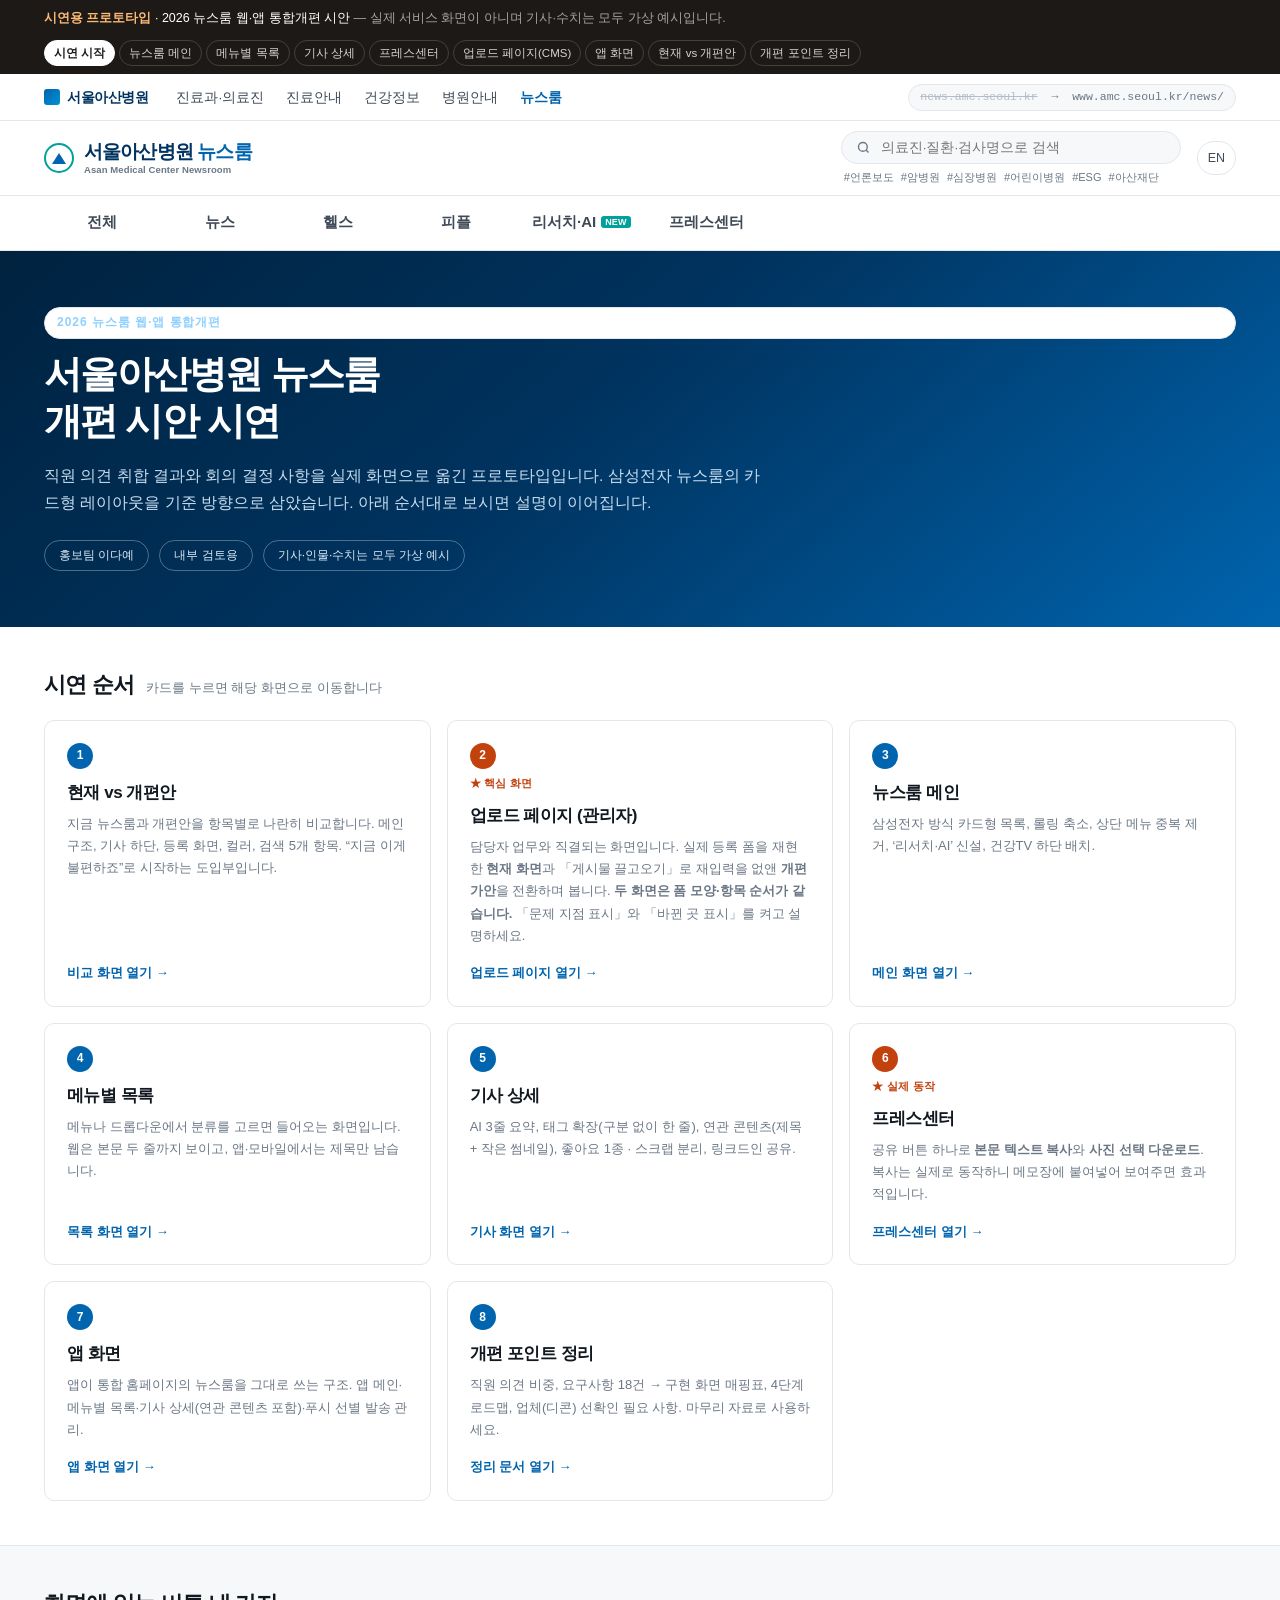
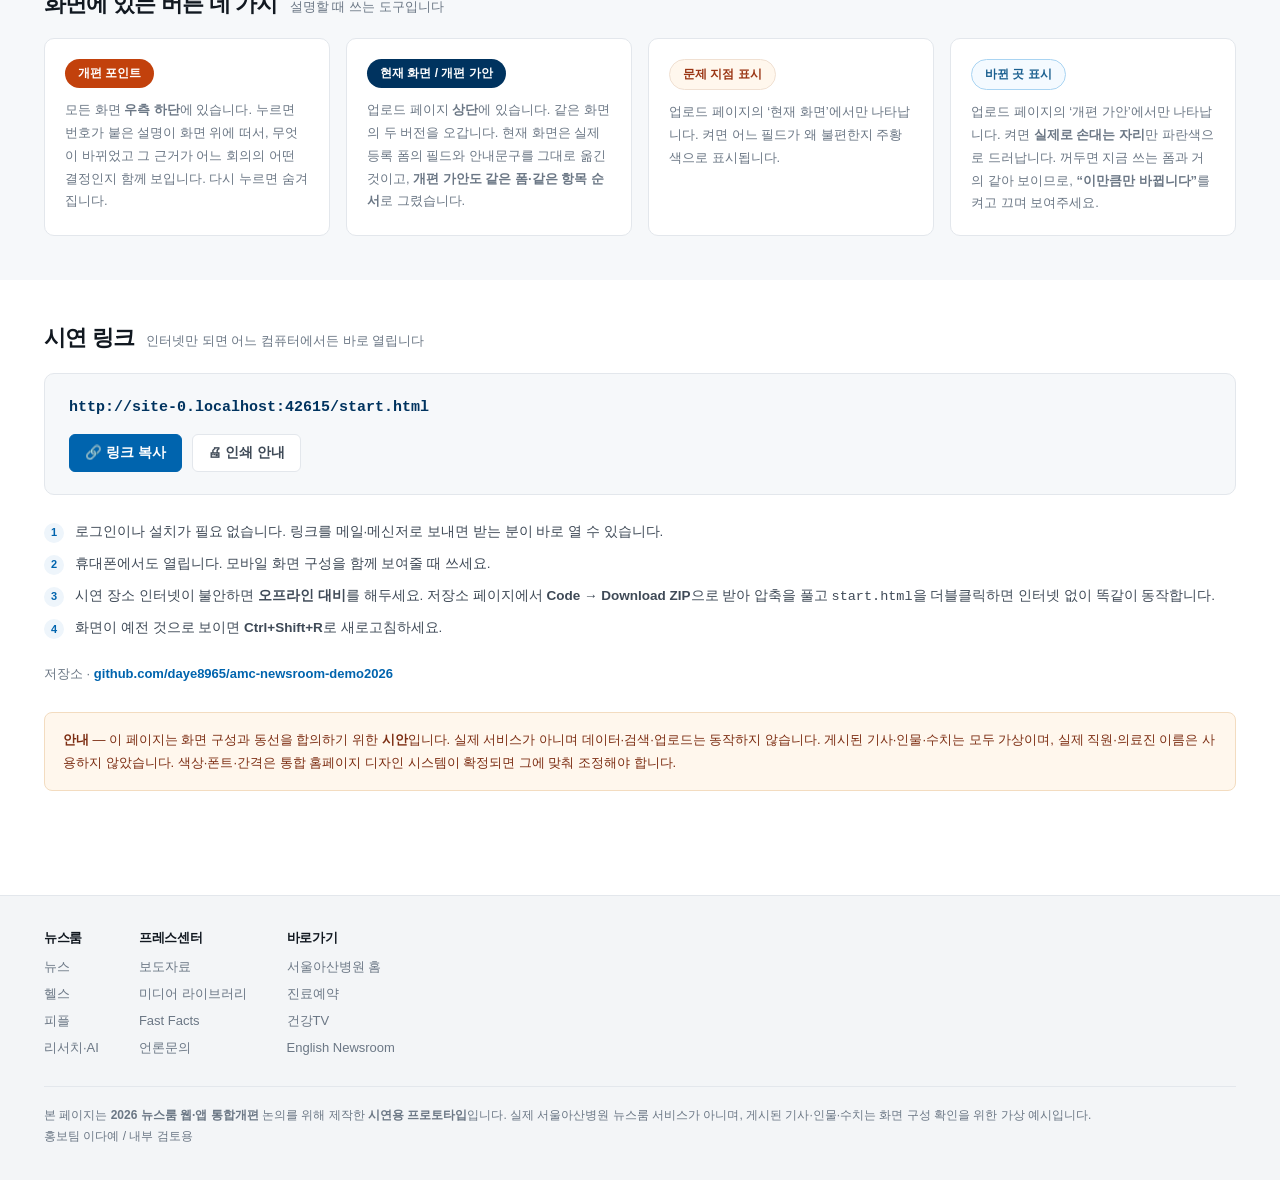
<file: start.html>
﻿<!DOCTYPE html>
<html lang="ko">
<head>
<meta charset="utf-8">
<meta name="viewport" content="width=device-width, initial-scale=1">
<title>뉴스룸 개편 시안 시연 | 서울아산병원 홍보팀</title>
<meta name="robots" content="noindex, nofollow">
<meta name="description" content="2026 뉴스룸 웹·앱 통합개편 시연용 프로토타입 시작 페이지">
<link rel="stylesheet" href="assets/css/main.css?v=52">
<style>
  .cover{background:linear-gradient(140deg,#00223f,#00335f 45%,#0064ae);color:#fff;padding-block:56px}
  .cover .tag{font-size:12px;font-weight:700;letter-spacing:.08em;color:#8fd0ff}
  .cover h1{font-size:38px;letter-spacing:-.045em;margin-top:12px;line-height:1.25;color:#fff}
  @media (max-width:640px){.cover h1{font-size:27px}.cover{padding-block:38px}}
  .cover p{font-size:15.5px;color:#c7ddf0;margin-top:16px;max-width:720px;line-height:1.75}
  .cover .meta{display:flex;gap:10px;flex-wrap:wrap;margin-top:24px}
  .cover .meta span{font-size:12px;border:1px solid rgba(255,255,255,.3);border-radius:999px;
    padding:5px 14px;color:#dbe9f5}

  .steps{display:grid;grid-template-columns:repeat(3,1fr);gap:16px}
  @media (max-width:920px){.steps{grid-template-columns:repeat(2,1fr)}}
  @media (max-width:600px){.steps{grid-template-columns:1fr}}
  .step{border:1px solid var(--line);border-radius:10px;background:#fff;padding:22px;
    display:flex;flex-direction:column;transition:.15s}
  .step:hover{border-color:var(--amc-blue);box-shadow:0 6px 22px rgba(0,100,174,.09);transform:translateY(-2px)}
  .step .n{width:26px;height:26px;border-radius:50%;background:var(--amc-blue);color:#fff;
    font-size:12px;font-weight:800;display:grid;place-items:center}
  .step.key .n{background:#c2410c}
  .step h3{font-size:17px;margin-top:13px;letter-spacing:-.03em}
  .step .k{font-size:11px;font-weight:800;color:#c2410c;margin-top:6px;letter-spacing:.02em}
  .step p{font-size:13px;color:var(--ink-3);line-height:1.7;margin-top:9px;flex:1}
  .step .go{margin-top:16px;font-size:13px;font-weight:700;color:var(--amc-blue)}

  .howto{display:grid;grid-template-columns:repeat(4,1fr);gap:16px}
  @media (max-width:1060px){.howto{grid-template-columns:repeat(2,1fr)}}
  @media (max-width:640px){.howto{grid-template-columns:1fr}}
  .how{border:1px solid var(--line);border-radius:10px;padding:20px;background:#fff}
  .how .badge{display:inline-flex;align-items:center;gap:7px;font-size:12px;font-weight:700;
    border-radius:999px;padding:5px 13px}
  .how .badge.o{background:#c2410c;color:#fff}
  .how .badge.b{background:var(--amc-navy);color:#fff}
  .how .badge.g{background:#fff7ed;color:#9a3412;border:1px solid #f0e0d2}
  .how .badge.n{background:#f4faff;color:#1a5f8f;border:1px solid #a9d4f2}
  .how p{font-size:13px;color:var(--ink-3);line-height:1.75;margin-top:11px}

  .linkbox{border:1px solid var(--line);border-radius:10px;background:var(--bg-soft);padding:22px 24px}
  .linkbox .u{font-family:ui-monospace,SFMono-Regular,Menlo,monospace;font-size:15px;
    color:var(--amc-navy);word-break:break-all;font-weight:600;line-height:1.6}
  .linkbox .row{display:flex;gap:10px;align-items:center;flex-wrap:wrap;margin-top:14px}

  .tips{display:grid;gap:9px}
  .tip{display:flex;gap:11px;font-size:13.5px;color:var(--ink-2);line-height:1.7}
  .tip i{flex:none;width:20px;height:20px;border-radius:50%;background:var(--bg-tint);
    color:var(--amc-blue);font-size:11px;font-weight:800;display:grid;place-items:center;
    font-style:normal;margin-top:2px}
</style>
</head>
<body>

<div id="site-top"></div>

<div class="cover">
  <div class="wrap">
    <div class="tag">2026 뉴스룸 웹·앱 통합개편</div>
    <h1>서울아산병원 뉴스룸<br>개편 시안 시연</h1>
    <p>직원 의견 취합 결과와 회의 결정 사항을 실제 화면으로 옮긴 프로토타입입니다.
       삼성전자 뉴스룸의 카드형 레이아웃을 기준 방향으로 삼았습니다.
       아래 순서대로 보시면 설명이 이어집니다.</p>
    <div class="meta">
      <span>홍보팀 이다예</span>
      <span>내부 검토용</span>
      <span>기사·인물·수치는 모두 가상 예시</span>
    </div>
  </div>
</div>

<!-- 시연 순서 -->
<section class="sec">
  <div class="wrap">
    <div class="sec-head"><h2>시연 순서</h2><span class="desc">카드를 누르면 해당 화면으로 이동합니다</span></div>
    <div class="steps">

      <a class="step" href="compare.html">
        <span class="n">1</span>
        <h3>현재 vs 개편안</h3>
        <p>지금 뉴스룸과 개편안을 항목별로 나란히 비교합니다. 메인 구조, 기사 하단, 등록 화면, 컬러, 검색 5개 항목. “지금 이게 불편하죠”로 시작하는 도입부입니다.</p>
        <span class="go">비교 화면 열기 →</span>
      </a>

      <a class="step key" href="admin.html">
        <span class="n">2</span>
        <div class="k">★ 핵심 화면</div>
        <h3>업로드 페이지 (관리자)</h3>
        <p>담당자 업무와 직결되는 화면입니다. 실제 등록 폼을 재현한 <b>현재 화면</b>과 「게시물 끌고오기」로 재입력을 없앤 <b>개편 가안</b>을 전환하며 봅니다. <b>두 화면은 폼 모양·항목 순서가 같습니다.</b> 「문제 지점 표시」와 「바뀐 곳 표시」를 켜고 설명하세요.</p>
        <span class="go">업로드 페이지 열기 →</span>
      </a>

      <a class="step" href="index.html">
        <span class="n">3</span>
        <h3>뉴스룸 메인</h3>
        <p>삼성전자 방식 카드형 목록, 롤링 축소, 상단 메뉴 중복 제거, ‘리서치·AI’ 신설, 건강TV 하단 배치.</p>
        <span class="go">메인 화면 열기 →</span>
      </a>

      <a class="step" href="list.html">
        <span class="n">4</span>
        <h3>메뉴별 목록</h3>
        <p>메뉴나 드롭다운에서 분류를 고르면 들어오는 화면입니다. 웹은 본문 두 줄까지 보이고, 앱·모바일에서는 제목만 남습니다.</p>
        <span class="go">목록 화면 열기 →</span>
      </a>

      <a class="step" href="article.html">
        <span class="n">5</span>
        <h3>기사 상세</h3>
        <p>AI 3줄 요약, 태그 확장(구분 없이 한 줄), 연관 콘텐츠(제목 + 작은 썸네일), 좋아요 1종 · 스크랩 분리, 링크드인 공유.</p>
        <span class="go">기사 화면 열기 →</span>
      </a>

      <a class="step key" href="press.html#detail">
        <span class="n">6</span>
        <div class="k">★ 실제 동작</div>
        <h3>프레스센터</h3>
        <p>공유 버튼 하나로 <b>본문 텍스트 복사</b>와 <b>사진 선택 다운로드</b>. 복사는 실제로 동작하니 메모장에 붙여넣어 보여주면 효과적입니다.</p>
        <span class="go">프레스센터 열기 →</span>
      </a>

      <a class="step" href="app.html">
        <span class="n">7</span>
        <h3>앱 화면</h3>
        <p>앱이 통합 홈페이지의 뉴스룸을 그대로 쓰는 구조. 앱 메인·메뉴별 목록·기사 상세(연관 콘텐츠 포함)·푸시 선별 발송 관리.</p>
        <span class="go">앱 화면 열기 →</span>
      </a>

      <a class="step" href="guide.html">
        <span class="n">8</span>
        <h3>개편 포인트 정리</h3>
        <p>직원 의견 비중, 요구사항 18건 → 구현 화면 매핑표, 4단계 로드맵, 업체(디콘) 선확인 필요 사항. 마무리 자료로 사용하세요.</p>
        <span class="go">정리 문서 열기 →</span>
      </a>

    </div>
  </div>
</section>

<!-- 사용법 -->
<section class="sec" style="background:var(--bg-soft);border-top:1px solid var(--line)">
  <div class="wrap">
    <div class="sec-head"><h2>화면에 있는 버튼 네 가지</h2><span class="desc">설명할 때 쓰는 도구입니다</span></div>
    <div class="howto">
      <div class="how">
        <span class="badge o">개편 포인트</span>
        <p>모든 화면 <b>우측 하단</b>에 있습니다. 누르면 번호가 붙은 설명이 화면 위에 떠서, 무엇이 바뀌었고 그 근거가 어느 회의의 어떤 결정인지 함께 보입니다. 다시 누르면 숨겨집니다.</p>
      </div>
      <div class="how">
        <span class="badge b">현재 화면 / 개편 가안</span>
        <p>업로드 페이지 <b>상단</b>에 있습니다. 같은 화면의 두 버전을 오갑니다. 현재 화면은 실제 등록 폼의 필드와 안내문구를 그대로 옮긴 것이고, <b>개편 가안도 같은 폼·같은 항목 순서</b>로 그렸습니다.</p>
      </div>
      <div class="how">
        <span class="badge g">문제 지점 표시</span>
        <p>업로드 페이지의 ‘현재 화면’에서만 나타납니다. 켜면 어느 필드가 왜 불편한지 주황색으로 표시됩니다.</p>
      </div>
      <div class="how">
        <span class="badge n">바뀐 곳 표시</span>
        <p>업로드 페이지의 ‘개편 가안’에서만 나타납니다. 켜면 <b>실제로 손대는 자리</b>만 파란색으로 드러납니다. 꺼두면 지금 쓰는 폼과 거의 같아 보이므로, <b>“이만큼만 바뀝니다”</b>를 켜고 끄며 보여주세요.</p>
      </div>
    </div>
  </div>
</section>

<!-- 링크 -->
<section class="sec">
  <div class="wrap">
    <div class="sec-head"><h2>시연 링크</h2><span class="desc">인터넷만 되면 어느 컴퓨터에서든 바로 열립니다</span></div>
    <div class="linkbox">
      <div class="u" id="shareUrl">https://daye8965.github.io/amc-newsroom-demo2026/start.html</div>
      <div class="row">
        <button class="btn pri" onclick="copyLink()">🔗 링크 복사</button>
        <button class="btn" onclick="AMC.toast('브라우저 메뉴에서 인쇄 → PDF로 저장하시면 배포 자료로 쓸 수 있습니다')">🖨 인쇄 안내</button>
      </div>
    </div>

    <div class="tips" style="margin-top:26px">
      <div class="tip"><i>1</i><span>로그인이나 설치가 필요 없습니다. 링크를 메일·메신저로 보내면 받는 분이 바로 열 수 있습니다.</span></div>
      <div class="tip"><i>2</i><span>휴대폰에서도 열립니다. 모바일 화면 구성을 함께 보여줄 때 쓰세요.</span></div>
      <div class="tip"><i>3</i><span>시연 장소 인터넷이 불안하면 <b>오프라인 대비</b>를 해두세요. 저장소 페이지에서 <b>Code → Download ZIP</b>으로 받아 압축을 풀고 <code>start.html</code>을 더블클릭하면 인터넷 없이 똑같이 동작합니다.</span></div>
      <div class="tip"><i>4</i><span>화면이 예전 것으로 보이면 <b>Ctrl+Shift+R</b>로 새로고침하세요.</span></div>
    </div>

    <div style="margin-top:22px;font-size:13px;color:var(--ink-3);line-height:1.8">
      저장소 · <a href="https://github.com/daye8965/amc-newsroom-demo2026" style="color:var(--amc-blue);font-weight:600">github.com/daye8965/amc-newsroom-demo2026</a>
    </div>

    <div style="border:1px solid #f3dcc0;background:#fff7ed;border-radius:8px;padding:16px 18px;
                font-size:13px;color:#7c2d12;line-height:1.75;margin-top:26px">
      <b>안내</b> — 이 페이지는 화면 구성과 동선을 합의하기 위한 <b>시안</b>입니다. 실제 서비스가 아니며 데이터·검색·업로드는 동작하지 않습니다.
      게시된 기사·인물·수치는 모두 가상이며, 실제 직원·의료진 이름은 사용하지 않았습니다.
      색상·폰트·간격은 통합 홈페이지 디자인 시스템이 확정되면 그에 맞춰 조정해야 합니다.
    </div>
  </div>
</section>

<div id="site-footer"></div>

<script src="assets/js/data.js?v=52"></script>
<script src="assets/js/site.js?v=52"></script>
<script>
AMC.layout({ active: '' });

document.getElementById('shareUrl').textContent = location.href.split('#')[0];

function copyLink() {
  var u = location.href.split('#')[0];
  if (navigator.clipboard && navigator.clipboard.writeText) {
    navigator.clipboard.writeText(u).then(
      function () { AMC.toast('시연 링크를 복사했습니다.'); },
      function () { AMC.toast('링크: ' + u); });
  } else { AMC.toast('링크: ' + u); }
}
</script>
</body>
</html>
</file>
<file: assets/css/main.css>
/* =========================================================
   서울아산병원 뉴스룸 개편 시안 (Demo)
   2026 뉴스룸 웹·앱 통합개편 — 시연용 프로토타입
   ========================================================= */

:root{
  /* AMC brand */
  --amc-blue:#0064ae;
  --amc-navy:#00335f;
  --amc-sky:#0091d4;
  --amc-mint:#00a19a;

  --ink:#111820;
  --ink-2:#3f4a57;
  --ink-3:#6b7785;
  --line:#e3e7ec;
  --line-2:#eef1f5;
  --bg:#ffffff;
  --bg-soft:#f6f8fa;
  --bg-tint:#eef5fb;

  --demo:#c2410c;

  --wrap:1240px;
  --radius:4px;

  --sans:"Pretendard","Apple SD Gothic Neo","Malgun Gothic","맑은 고딕",
         -apple-system,BlinkMacSystemFont,"Segoe UI",Roboto,sans-serif;
}

*,*::before,*::after{box-sizing:border-box}
html{-webkit-text-size-adjust:100%}
body{
  margin:0;background:var(--bg);color:var(--ink);
  font-family:var(--sans);font-size:15px;line-height:1.6;
  -webkit-font-smoothing:antialiased;
}
img{max-width:100%;display:block}
a{color:inherit;text-decoration:none}
button{font-family:inherit;cursor:pointer}
ul,ol{margin:0;padding:0;list-style:none}
h1,h2,h3,h4,h5{margin:0;font-weight:700;letter-spacing:-0.02em;line-height:1.3}
p{margin:0}

.wrap{max-width:var(--wrap);margin:0 auto;padding-inline:24px}
@media (max-width:560px){.wrap{padding-inline:16px}}
.sr-only{position:absolute;width:1px;height:1px;overflow:hidden;clip:rect(0 0 0 0);white-space:nowrap}

/* ---------- 데모 고지 바 ---------- */
.demobar{background:#1c1917;color:#fff;font-size:12.5px;padding-block:8px}
.demobar .wrap{display:flex;gap:12px;align-items:center;flex-wrap:wrap;justify-content:space-between}
.demobar b{color:#fdba74;font-weight:700}
.demobar .demobar-note{color:#a8a29e}
.demobar nav{display:flex;gap:4px;flex-wrap:wrap}
.demobar nav a{
  padding:3px 9px;border-radius:999px;border:1px solid #44403c;color:#d6d3d1;
  font-size:11.5px;transition:.15s;
}
.demobar nav a:hover{background:#292524;color:#fff}
.demobar nav a.on{background:#fff;color:#1c1917;border-color:#fff;font-weight:700}

/* ---------- 통합 홈페이지 GNB (상위) ---------- */
.hospital-gnb{border-bottom:1px solid var(--line);background:#fff}
.hospital-gnb .wrap{display:flex;align-items:center;gap:28px;height:46px}
.hospital-gnb .hg-logo{
  font-weight:800;font-size:14px;color:var(--amc-navy);letter-spacing:-0.03em;
  display:flex;align-items:center;gap:7px;white-space:nowrap;
}
.hospital-gnb .hg-logo::before{
  content:"";width:16px;height:16px;border-radius:3px;
  background:linear-gradient(135deg,var(--amc-blue),var(--amc-sky));
}
.hospital-gnb ul{display:flex;gap:22px;font-size:13.5px;color:var(--ink-2);overflow-x:auto;scrollbar-width:none}
.hospital-gnb ul::-webkit-scrollbar{display:none}
.hospital-gnb li{white-space:nowrap}
.hospital-gnb li.on{color:var(--amc-blue);font-weight:700}
.hospital-gnb .hg-url{
  margin-left:auto;font-size:11.5px;color:var(--ink-3);
  font-family:ui-monospace,SFMono-Regular,Menlo,monospace;
  background:var(--bg-soft);border:1px solid var(--line);border-radius:999px;padding:3px 11px;
  white-space:nowrap;
}
.hospital-gnb .hg-url s{color:#b4bcc6}
@media (max-width:820px){.hospital-gnb .hg-url{display:none}}

/* ---------- 뉴스룸 헤더 (컴팩트) ---------- */
.nr-header{position:sticky;top:0;z-index:40;background:#fff;border-bottom:1px solid var(--line)}
.nr-header .wrap{display:flex;align-items:center;gap:16px;height:74px}
.nr-logo{display:flex;align-items:center;gap:10px;color:var(--amc-navy);white-space:nowrap}
.nr-logo .ci{
  flex:none;width:30px;height:30px;border-radius:50%;
  border:2px solid var(--amc-mint);display:grid;place-items:center;background:#fff;
}
.nr-logo .ci::after{
  content:"";border-left:7px solid transparent;border-right:7px solid transparent;
  border-bottom:11px solid var(--amc-blue);display:block;
}
.nr-logo .lockup{display:flex;flex-direction:column;line-height:1.15}
.nr-logo b{font-size:19px;font-weight:800;letter-spacing:-0.045em}
.nr-logo b span{color:var(--amc-blue)}
.nr-logo small{font-size:9.5px;font-weight:600;color:var(--ink-3);letter-spacing:0.01em;margin-top:2px}
@media (max-width:560px){.nr-logo b{font-size:16px}.nr-logo small{display:none}.nr-logo .ci{width:26px;height:26px}}

/* 검색창 + 그 아래 주요 태그 한 줄 */
.nr-searchwrap{margin-left:auto;flex:0 1 340px;min-width:150px;display:flex;flex-direction:column;gap:5px}
.nr-search{
  display:flex;align-items:center;gap:8px;
  background:var(--bg-soft);border:1px solid var(--line);border-radius:999px;
  padding:7px 14px;width:100%;
}
.nr-tags{display:flex;gap:7px;align-items:center;padding-left:3px;
  overflow-x:auto;scrollbar-width:none;-ms-overflow-style:none}
.nr-tags::-webkit-scrollbar{display:none}
.nr-tags a{font-size:11px;color:var(--ink-3);white-space:nowrap;transition:.15s;line-height:1.5}
.nr-tags a:hover{color:var(--amc-blue)}
.nr-search input{border:0;background:transparent;outline:none;font-size:13.5px;width:100%;font-family:inherit;color:var(--ink)}
.nr-search svg{flex:none;color:var(--ink-3)}
.nr-utils{display:flex;align-items:center;gap:6px}
.nr-utils a{
  font-size:12.5px;color:var(--ink-2);padding:6px 10px;border-radius:999px;border:1px solid var(--line);
  display:flex;align-items:center;gap:5px;transition:.15s;white-space:nowrap;
}
.nr-utils a:hover{border-color:var(--amc-blue);color:var(--amc-blue)}
@media (max-width:700px){.nr-utils{display:none}}

/* ---------- 뉴스룸 자체 서브메뉴 (하단 배치) ---------- */
.nr-nav{border-bottom:1px solid var(--line);background:#fff;position:sticky;top:74px;z-index:39}
.nr-nav .wrap{display:flex;gap:2px}
.nr-item{position:relative}
/* 메뉴 사이가 좁으면 아래 서브메뉴 열끼리 겹친다.
   가장 긴 서브메뉴(아산인 이야기)가 들어갈 만큼 항목 폭을 확보한다. */
@media (min-width:701px){
  .nr-item{min-width:116px;display:flex;justify-content:center}
  .nr-item > a{padding-inline:8px}
}
.nr-item > a{
  display:block;padding:14px 16px;font-size:15px;font-weight:600;color:var(--ink-2);
  white-space:nowrap;border-bottom:2px solid transparent;transition:.15s;
}
.nr-item > a:hover{color:var(--amc-blue)}
.nr-item > a.on{color:var(--amc-blue);border-bottom-color:var(--amc-blue)}
.nr-item > a.new::after{
  content:"NEW";font-size:9px;font-weight:800;color:#fff;background:var(--amc-mint);
  border-radius:3px;padding:1px 4px;margin-left:5px;vertical-align:2px;letter-spacing:0.02em;
}

/* 서브메뉴 — 메뉴 줄에 올리면 모든 분류가 한 판에 같이 펼쳐진다.
   각 열은 자기 상위 메뉴 아래에 자동으로 붙는다 (같은 .nr-item 안에 있으므로). */
.nr-nav::after{
  content:"";position:absolute;left:0;right:0;top:100%;height:var(--mega-h,0px);
  background:#fff;border-bottom:1px solid var(--line);
  box-shadow:0 12px 24px rgba(17,24,32,.08);
  opacity:0;visibility:hidden;transition:.15s ease;z-index:55;
}
.nr-drop{
  position:absolute;top:100%;left:50%;transform:translateX(-50%);
  padding:16px 4px 20px;display:grid;gap:11px;
  opacity:0;visibility:hidden;transition:.15s ease;z-index:60;
}
.nr-nav:hover::after,
.nr-nav:focus-within::after,
.nr-nav:hover .nr-drop,
.nr-nav:focus-within .nr-drop{opacity:1;visibility:visible}
.nr-drop a{
  display:block;padding:2px 10px;font-size:13.5px;color:var(--ink-2);
  white-space:nowrap;text-align:center;transition:.12s;
}
.nr-drop a:hover{color:var(--amc-blue);font-weight:700}
.nr-drop a.new::after{
  content:"NEW";font-size:8.5px;font-weight:800;color:#fff;background:var(--amc-mint);
  border-radius:3px;padding:1px 4px;margin-left:5px;vertical-align:1px;letter-spacing:0.02em;
}

/* 좁은 화면에서는 가로로 밀어 보고, 드롭다운은 쓰지 않는다 */
@media (max-width:700px){
  .nr-nav .wrap{overflow-x:auto;scrollbar-width:none}
  .nr-nav .wrap::-webkit-scrollbar{display:none}
  .nr-drop{display:none}
}

/* ---------- 히어로 (가운데 한 장 + 양옆 미리보기) ----------
   폭은 아래 카드 3장을 합한 길이(본문 단 전체)와 같게 맞춘다.
   가로로 길고 세로로 짧은 띠 모양이라 사진 위아래가 잘리는데,
   어느 쪽을 남길지는 등록할 때 썸네일로 직접 잡는다.
   본문 단 바깥에 남는 여백으로 앞뒤 기사가 걸쳐 보여 넘길 수 있다. */
.hero{padding-top:28px}
.hero-stage{
  --slide-w:min(calc(var(--wrap) - 48px),calc(100vw - 48px));
  position:relative;overflow:hidden;padding-block:2px;
}
@media (max-width:760px){.hero-stage{--slide-w:88vw}}
/* 손으로 미는 동안 브라우저가 가로 스크롤 제스처를 가로채지 않게 */
.hero-track{touch-action:pan-y}

.hero-track{display:flex;gap:16px;will-change:transform;
  transition:transform .45s cubic-bezier(.4,0,.2,1)}
/* 가운데로 오면 커지고 옆으로 빠지면 작아진다.
   축은 가운데 쪽 모서리에 둔다 — 바깥쪽을 축으로 줄이면
   걸쳐 보이던 부분이 화면 밖으로 밀려나 아예 안 보인다. */
.hero-slide{
  flex:0 0 var(--slide-w);position:relative;overflow:hidden;
  border-radius:var(--radius);background:#000;cursor:pointer;
  opacity:.4;transform:scale(.82);transform-origin:center;
  transition:opacity .35s ease,transform .45s cubic-bezier(.4,0,.2,1);
}
.hero-slide.side-l{transform-origin:right center}
.hero-slide.side-r{transform-origin:left center}
.hero-slide.on{opacity:1;transform:none;cursor:default}
/* 넓은 화면에서만 띠 모양. 폰에서까지 2.7:1 이면 높이가 120px밖에 안 된다. */
.hero-slide .ph{aspect-ratio:2.7/1;width:100%}
@media (max-width:760px){.hero-slide .ph{aspect-ratio:16/9}}
/* 띠로 자르면 가운데만 남아 인물 머리가 날아간다. 조금 위쪽을 남기는 것을
   기본값으로 두고, 사진마다 달리 잡아야 하면 등록 화면에서 지정한다. */
.hero-slide .ph > img{object-position:center 30%}

.hero-cap{
  position:absolute;inset:auto 0 0 0;padding:24px 28px;
  background:linear-gradient(to top,rgba(0,20,40,.88),rgba(0,20,40,.45) 55%,transparent);
  color:#fff;opacity:0;transition:opacity .3s ease;
}
.hero-slide.on .hero-cap{opacity:1}
.hero-cap .cat{font-size:12px;font-weight:700;letter-spacing:.04em;color:#8fd0ff}
.hero-cap h2{font-size:27px;margin-top:8px;max-width:760px;letter-spacing:-0.035em;color:#fff}
@media (max-width:760px){.hero-cap{padding:16px 18px}.hero-cap h2{font-size:18px}}

/* 좌우 화살표 — 가운데 카드의 경계선 위에 놓는다 */
.hero-arw{
  position:absolute;top:50%;transform:translateY(-50%);z-index:3;
  width:44px;height:44px;border-radius:50%;border:1px solid var(--line);
  background:#fff;color:var(--ink);font-size:19px;line-height:1;
  display:grid;place-items:center;box-shadow:0 3px 14px rgba(17,24,32,.16);
  transition:.15s;
}
.hero-arw:hover{background:var(--amc-blue);border-color:var(--amc-blue);color:#fff}
.hero-arw.prev{left:calc(50% - var(--slide-w)/2 - 22px)}
.hero-arw.next{left:calc(50% + var(--slide-w)/2 - 22px)}
@media (max-width:760px){
  .hero-arw{width:34px;height:34px;font-size:15px}
  .hero-arw.prev{left:calc(50% - var(--slide-w)/2 - 17px)}
  .hero-arw.next{left:calc(50% + var(--slide-w)/2 - 17px)}
}

/* 앱 목업 안의 롤링 — 폰 화면(약 300px) 안에서 같은 구조로 축소 */
.hero-stage.in-app{--slide-w:82%;padding-block:0}
.hero-stage.in-app .hero-slide .ph{aspect-ratio:16/9}
.hero-stage.in-app .hero-track{gap:8px}
.hero-stage.in-app .hero-slide{border-radius:5px}
.hero-stage.in-app .hero-cap{padding:11px 12px}
.hero-stage.in-app .hero-cap .cat{font-size:9.5px}
.hero-stage.in-app .hero-cap h2{font-size:13px;margin-top:4px;line-height:1.4}
.hero-stage.in-app .hero-arw{width:26px;height:26px;font-size:13px;box-shadow:0 2px 8px rgba(17,24,32,.2)}
.hero-stage.in-app .hero-arw.prev{left:calc(50% - var(--slide-w)/2 - 13px)}
.hero-stage.in-app .hero-arw.next{left:calc(50% + var(--slide-w)/2 - 13px)}
.hero-dots.in-app{margin-top:10px}
.hero-dots.in-app i{width:5px;height:5px}
.hero-dots.in-app i.on{width:14px}

.hero-dots{display:flex;gap:6px;justify-content:center;margin-top:16px}
.hero-dots i{width:7px;height:7px;border-radius:50%;background:#cbd3db;display:block;cursor:pointer;transition:.2s}
.hero-dots i.on{background:var(--amc-blue);width:20px;border-radius:999px}

/* ---------- 섹션 ---------- */
.sec{padding-block:44px}
.sec-head{display:flex;align-items:baseline;gap:12px;margin-bottom:20px;flex-wrap:wrap}
.sec-head h2{font-size:22px;letter-spacing:-0.035em}
.sec-head .desc{font-size:13px;color:var(--ink-3)}
.sec-head .more{margin-left:auto;font-size:13px;color:var(--ink-2);font-weight:600}
.sec-head .more:hover{color:var(--amc-blue)}

/* ---------- 카드 그리드 (삼성 뉴스룸 방식: 가로이미지 + 제목) ---------- */
.cards{display:grid;grid-template-columns:repeat(3,1fr);gap:32px 26px}
@media (max-width:960px){.cards{grid-template-columns:repeat(2,1fr);gap:26px 18px}}
.card{display:block}
.card .thumb{position:relative;overflow:hidden;border-radius:var(--radius);background:var(--bg-soft)}
.card .ph{aspect-ratio:16/9;transition:transform .45s ease}
.card:hover .ph{transform:scale(1.04)}
.card .cat{margin-top:13px;font-size:12px;font-weight:700;color:var(--amc-blue);letter-spacing:.01em}
.card h3{
  margin-top:6px;font-size:17px;line-height:1.45;letter-spacing:-0.03em;
  display:-webkit-box;-webkit-line-clamp:2;-webkit-box-orient:vertical;overflow:hidden;
}
.card:hover h3{text-decoration:underline;text-underline-offset:3px}
.card .date{margin-top:8px;font-size:12.5px;color:var(--ink-3)}

/* 모바일 — 메인 롤링이 크게 서고 목록은 작은 가로형으로 내려앉아 위계가 생긴다 */
@media (max-width:560px){
  .cards{grid-template-columns:1fr;gap:0}
  .card{
    display:grid;grid-template-columns:132px 1fr;grid-template-rows:auto auto auto;
    column-gap:13px;align-items:start;
    padding-block:15px;border-bottom:1px solid var(--line-2);
  }
  .card:last-child{border-bottom:0}
  .card .thumb{grid-area:1/1/4/2;align-self:start}
  .card .ph{font-size:9.5px;padding:5px}   /* 비율은 16:9 그대로 — 크기만 작아진다 */
  .card .ph span{font-size:9px;padding:2px 6px}
  .card .cat{grid-area:1/2/2/3;margin-top:0;font-size:11px}
  .card h3{grid-area:2/2/3/3;margin-top:4px;font-size:14.5px;line-height:1.42;-webkit-line-clamp:3}
  .card .date{grid-area:3/2/4/3;margin-top:6px;font-size:11.5px}
  .card:hover .ph{transform:none}
}

/* 썸네일 플레이스홀더 */
.ph{
  position:relative;overflow:hidden;
  width:100%;display:grid;place-items:center;color:rgba(255,255,255,.92);
  background:linear-gradient(135deg,var(--c1,#0064ae),var(--c2,#0091d4));
  font-size:13px;font-weight:700;letter-spacing:.02em;text-align:center;padding:10px;
}
/* 실제 사진이 들어오면 그라데이션 자리를 덮는다. 파일이 없으면 그라데이션이 그대로 남는다 */
.ph > img{position:absolute;inset:0;width:100%;height:100%;object-fit:cover;display:block}
.ph.has-img > span{display:none}
.ph span{
  border:1px solid rgba(255,255,255,.5);border-radius:999px;padding:4px 12px;
  font-size:11.5px;background:rgba(0,0,0,.12);
}

/* ---------- 건강TV ---------- */
.tvsec{background:var(--bg-soft);border-top:1px solid var(--line)}
.tv-grid{display:grid;grid-template-columns:repeat(4,1fr);gap:20px}
@media (max-width:960px){.tv-grid{grid-template-columns:repeat(2,1fr)}}
/* 좁은 화면에서는 세로로 쌓지 않고 옆으로 밀어 본다.
   카드 크기를 유지한 채 다음 영상이 살짝 걸쳐 보이게 둔다. */
@media (max-width:560px){
  .tv-grid{
    display:flex;gap:12px;overflow-x:auto;scroll-snap-type:x mandatory;
    scrollbar-width:none;-webkit-overflow-scrolling:touch;
    margin-inline:-16px;padding-inline:16px;scroll-padding-inline:16px;
  }
  .tv-grid::-webkit-scrollbar{display:none}
  .tv-card{flex:0 0 74%;scroll-snap-align:start}
}
.tv-card .thumb{position:relative;border-radius:var(--radius);overflow:hidden}
.tv-card .ph{aspect-ratio:16/9}
.tv-card .play{position:absolute;inset:0;display:grid;place-items:center}
.tv-card .play i{
  width:46px;height:46px;border-radius:50%;background:rgba(0,0,0,.55);
  display:grid;place-items:center;border:1px solid rgba(255,255,255,.6);
}
.tv-card .play i::after{content:"";border-left:12px solid #fff;border-block:7px solid transparent;margin-left:3px}
.tv-card .dur{position:absolute;right:8px;bottom:8px;background:rgba(0,0,0,.75);color:#fff;font-size:11px;padding:2px 6px;border-radius:3px}
.tv-card h4{margin-top:10px;font-size:14.5px;line-height:1.45;letter-spacing:-0.02em;
  display:-webkit-box;-webkit-line-clamp:2;-webkit-box-orient:vertical;overflow:hidden}

/* ---------- 더보기 ---------- */
.loadmore{display:block;margin:36px auto 0;padding:13px 44px;border:1px solid var(--line);
  background:#fff;border-radius:999px;font-size:14px;font-weight:600;color:var(--ink-2);transition:.15s}
.loadmore:hover{border-color:var(--amc-blue);color:var(--amc-blue)}

/* ---------- 푸터 ---------- */
.footer{background:#f3f5f7;border-top:1px solid var(--line);margin-top:60px;padding-block:34px;font-size:13px;color:var(--ink-3)}
.footer .cols{display:flex;gap:40px;flex-wrap:wrap;margin-bottom:22px}
.footer h5{font-size:13px;color:var(--ink);margin-bottom:10px}
.footer li{margin-bottom:6px}
.footer .fine{border-top:1px solid var(--line);padding-top:18px;font-size:12px;line-height:1.7}

/* =========================================================
   개편 포인트 주석 (시연용 토글)
   ========================================================= */
.annot-fab{
  position:fixed;right:18px;bottom:18px;z-index:90;
  background:var(--demo);color:#fff;border:0;border-radius:999px;
  padding:12px 20px;font-size:13.5px;font-weight:700;
  box-shadow:0 8px 24px rgba(194,65,12,.35);display:flex;gap:8px;align-items:center;
}
.annot-fab .cnt{background:rgba(255,255,255,.25);border-radius:999px;padding:1px 8px;font-size:11.5px}
.annot{display:none}
body.annot-on .annot{display:block}
.annot-pin{
  display:inline-flex;align-items:center;gap:6px;
  background:var(--demo);color:#fff;border-radius:999px;
  font-size:11.5px;font-weight:700;padding:3px 11px 3px 5px;margin-bottom:8px;
}
.annot-pin b{
  background:#fff;color:var(--demo);width:17px;height:17px;border-radius:50%;
  display:grid;place-items:center;font-size:10.5px;
}
.annot-box{
  border-left:3px solid var(--demo);background:#fff7ed;
  padding:11px 14px;font-size:12.5px;line-height:1.65;color:#7c2d12;
  border-radius:0 var(--radius) var(--radius) 0;margin-bottom:14px;
}
.annot-box .src{display:block;margin-top:5px;font-size:11px;color:#9a3412;opacity:.85}
body.annot-on [data-annot]{outline:2px dashed rgba(194,65,12,.5);outline-offset:5px;border-radius:2px}

/* =========================================================
   기사 상세
   ========================================================= */
.article{max-width:820px;margin:0 auto;padding-block:36px;padding-inline:24px}
@media (max-width:560px){.article{padding-inline:16px}}
.crumb{font-size:12.5px;color:var(--ink-3);margin-bottom:18px}
.crumb b{color:var(--amc-blue)}
.art-title{font-size:33px;margin-top:0;letter-spacing:-0.045em;line-height:1.32}
@media (max-width:640px){.art-title{font-size:25px}}
.art-meta{display:flex;align-items:center;gap:14px;flex-wrap:wrap;margin-top:18px;padding-bottom:16px;
  border-bottom:1px solid var(--line);font-size:13px;color:var(--ink-3)}
.art-meta .right{margin-left:auto;display:flex;gap:8px;align-items:center;flex-wrap:wrap}
.chipbtn{
  display:inline-flex;align-items:center;gap:6px;border:1px solid var(--line);background:#fff;
  border-radius:999px;padding:7px 13px;font-size:12.5px;color:var(--ink-2);font-weight:600;transition:.15s
}
.chipbtn:hover{border-color:var(--amc-blue);color:var(--amc-blue)}
.chipbtn.on{background:var(--amc-blue);border-color:var(--amc-blue);color:#fff}

/* AI 요약 */
.ai-sum{
  margin-top:26px;border:1px solid #cfe4f6;background:linear-gradient(180deg,#f4faff,#fff);
  border-radius:8px;padding:18px 20px;
}
.ai-sum .h{display:flex;align-items:center;gap:9px;font-size:13.5px;font-weight:800;color:var(--amc-navy)}
.ai-sum .h .badge{
  background:linear-gradient(135deg,var(--amc-blue),var(--amc-mint));color:#fff;
  font-size:10.5px;padding:2px 8px;border-radius:999px;letter-spacing:.04em
}
.ai-sum .h button{margin-left:auto;border:0;background:transparent;color:var(--ink-3);font-size:12px}
.ai-sum ul{margin-top:12px;display:grid;gap:8px}
.ai-sum li{font-size:14.5px;color:var(--ink-2);padding-left:16px;position:relative;line-height:1.6}
.ai-sum li::before{content:"";position:absolute;left:0;top:9px;width:5px;height:5px;border-radius:50%;background:var(--amc-blue)}
.ai-sum .note{margin-top:12px;font-size:11.5px;color:var(--ink-3);border-top:1px dashed #cfe4f6;padding-top:10px}

/* 본문 */
.art-body{margin-top:30px;font-size:16.5px;line-height:1.85;color:var(--ink-2)}
.art-body p{margin-bottom:22px}
/* 본문 사진 — 본문 폭을 다 채우면 화면의 절반을 먹는다. 가운데로 모아 폭을 줄인다 */
.art-body figure{margin:28px auto;max-width:620px}
.art-body figure .ph{aspect-ratio:16/9;border-radius:var(--radius)}
.art-body figcaption{font-size:12.5px;color:var(--ink-3);margin-top:9px;text-align:center}
.art-body h3{font-size:20px;color:var(--ink);margin:34px 0 14px}
.art-body blockquote{
  margin:26px 0;padding:18px 22px;background:var(--bg-tint);border-left:3px solid var(--amc-blue);
  font-size:16px;color:var(--ink);border-radius:0 4px 4px 0
}
.tablewrap{overflow-x:auto}
.art-table{width:100%;border-collapse:collapse;margin:26px 0;font-size:14.5px;min-width:460px}
.art-table th,.art-table td{border:1px solid var(--line);padding:11px 14px;text-align:left}
.art-table th{background:var(--bg-tint);color:var(--amc-navy);font-weight:700}
.art-table tr:nth-child(even) td{background:#fafbfc}

/* 태그 */
/* 종류별로 줄을 나누면 칸이 비어 지저분해진다.
   앱·모바일처럼 구분 없이 한 줄로 흐르게 둔다.
   종류 구분은 화면이 아니라 CMS와 검색 쪽에서 쓰인다. */
.tagsec{margin-top:38px;border-top:1px solid var(--line);padding-top:24px}
.tagsec .tags{display:flex;gap:7px;flex-wrap:wrap}
.tag{font-size:12.5px;padding:5px 12px;border-radius:999px;border:1px solid var(--line);
  background:#fff;color:var(--ink-2);transition:.15s}
.tag:hover{border-color:var(--amc-blue);color:var(--amc-blue);background:var(--bg-tint)}
.tag.db{border-color:#cfe4f6;background:var(--bg-tint);color:var(--amc-navy);font-weight:600}
.tag.db::before{content:"ID";font-size:9px;background:var(--amc-blue);color:#fff;border-radius:2px;padding:1px 3px;margin-right:5px;vertical-align:1px}

/* 연관 콘텐츠 */
.related{margin-top:46px}
.related h3{font-size:18px;margin-bottom:6px}
.related .sub{font-size:12.5px;color:var(--ink-3);margin-bottom:16px}
/* 웹에서는 사진 아래 제목이 오는 세 칸 카드, 가운데 정렬.
   좁은 화면에서는 가로형 한 줄 목록으로 내려앉는다. 날짜는 쓰지 않는다. */
.rel-list{display:grid;grid-template-columns:repeat(3,1fr);gap:26px 20px}
.rel-list li{border-bottom:0}
.rel-list a{display:block;text-align:left}
.rel-list .th{display:block;border-radius:var(--radius);overflow:hidden;background:var(--bg-soft)}
.rel-list .th .ph{aspect-ratio:16/9;font-size:10.5px;transition:transform .45s ease}
.rel-list a:hover .th .ph{transform:scale(1.04)}
/* 배지는 썸네일 위에 둔다. 썸네일과 제목 사이에 끼면 둘이 떨어져 보인다. */
.rel-list .meta{display:flex;gap:7px;align-items:center;flex-wrap:wrap;margin-bottom:9px}
.rel-list .k{flex:none;font-size:10.5px;font-weight:700;padding:2px 7px;border-radius:3px;
  background:var(--bg-tint);color:var(--amc-blue)}
.rel-list .k.man{background:#fff7ed;color:#c2410c}
.rel-list .c{font-size:11.5px;font-weight:700;color:var(--amc-blue)}
.rel-list .t{
  margin-top:10px;font-size:15.5px;color:var(--ink);letter-spacing:-0.02em;line-height:1.45;
  display:-webkit-box;-webkit-line-clamp:2;-webkit-box-orient:vertical;overflow:hidden;
}
.rel-list a:hover .t{color:var(--amc-blue)}

@media (max-width:700px){.rel-list{grid-template-columns:repeat(2,1fr)}}
/* 좁은 화면에서는 세 칸이 들어가지 않는다. 카드 모양(사진 위 · 제목 아래)은 그대로 두고
   한 건씩만 보이도록 옆으로 밀어 넘긴다 (건강TV와 같은 방식). */
@media (max-width:560px){
  .rel-list{
    display:flex;gap:14px;overflow-x:auto;scroll-snap-type:x mandatory;
    scrollbar-width:none;-webkit-overflow-scrolling:touch;
    margin-inline:-16px;padding-inline:16px;scroll-padding-inline:16px;
  }
  .rel-list::-webkit-scrollbar{display:none}
  .rel-list li{flex:0 0 86%;scroll-snap-align:start}
  .rel-list a:hover .th .ph{transform:none}
  .rel-list .meta{margin-bottom:7px}
  .rel-list .t{font-size:15px}
}

/* 이전/다음 */

/* =========================================================
   공통 페이지 요소
   ========================================================= */
.pagehead{background:var(--bg-soft);border-bottom:1px solid var(--line);padding-block:36px}
.pagehead h1{font-size:30px;letter-spacing:-0.04em}
@media (max-width:560px){.pagehead h1{font-size:23px}}
.pagehead p{margin-top:10px;font-size:14.5px;color:var(--ink-3);max-width:760px}

.panel{border:1px solid var(--line);border-radius:8px;background:#fff}
.panel-h{padding:14px 18px;border-bottom:1px solid var(--line);display:flex;align-items:center;gap:10px;flex-wrap:wrap}
.panel-h h3{font-size:15px}
.panel-h .tagpill{font-size:11px;font-weight:700;background:var(--bg-tint);color:var(--amc-blue);padding:2px 8px;border-radius:999px}
.panel-b{padding:18px}

.btn{
  display:inline-flex;align-items:center;gap:7px;border:1px solid var(--line);background:#fff;
  border-radius:6px;padding:9px 15px;font-size:13.5px;font-weight:600;color:var(--ink-2);transition:.15s
}
.btn:hover{border-color:var(--amc-blue);color:var(--amc-blue)}
.btn.pri{background:var(--amc-blue);border-color:var(--amc-blue);color:#fff}
.btn.pri:hover{background:var(--amc-navy);border-color:var(--amc-navy);color:#fff}
.btn.sm{padding:6px 11px;font-size:12.5px}

/* ---------- 업로드 페이지 바로가기 CTA ---------- */
.cta-cms{
  display:flex;gap:18px;align-items:center;flex-wrap:wrap;
  border:1px solid #cfe4f6;background:linear-gradient(105deg,#f4faff,#fff 60%);
  border-radius:10px;padding:20px 24px;margin-block:26px;
}
.cta-cms .ic{
  flex:none;width:46px;height:46px;border-radius:10px;display:grid;place-items:center;
  background:linear-gradient(135deg,var(--amc-navy),var(--amc-sky));color:#fff;font-size:21px;
}
.cta-cms .tx{flex:1 1 300px}
.cta-cms .tx b{display:block;font-size:16.5px;letter-spacing:-0.03em;color:var(--ink)}
.cta-cms .tx span{display:block;font-size:13px;color:var(--ink-3);margin-top:5px;line-height:1.6}
.cta-cms .go{
  flex:none;display:inline-flex;align-items:center;gap:8px;
  background:var(--amc-blue);color:#fff;border:1px solid var(--amc-blue);
  border-radius:999px;padding:13px 26px;font-size:14.5px;font-weight:700;transition:.15s;
}
.cta-cms .go:hover{background:var(--amc-navy);border-color:var(--amc-navy)}
@media (max-width:560px){.cta-cms{padding:16px}.cta-cms .go{width:100%;justify-content:center}}

.toast{
  position:fixed;left:50%;bottom:88px;transform:translate(-50%,14px);z-index:120;
  background:#111820;color:#fff;font-size:13.5px;padding:12px 22px;border-radius:999px;
  opacity:0;pointer-events:none;transition:.25s;max-width:90vw;text-align:center
}
.toast.on{opacity:1;transform:translate(-50%,0)}
</file>
